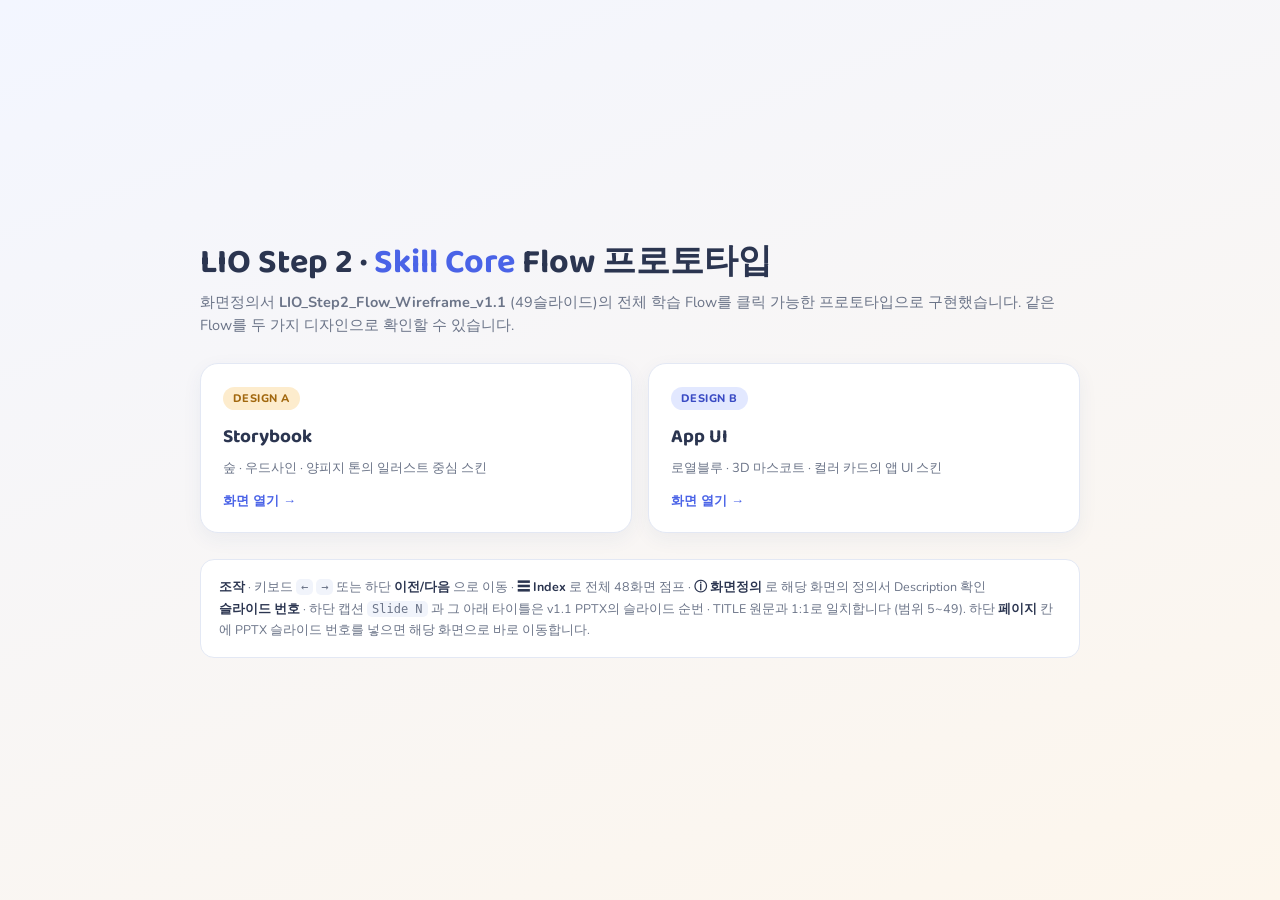
<file: index.html>
<!doctype html>
<html lang="ko">
<head>
<meta charset="utf-8">
<meta name="viewport" content="width=device-width,initial-scale=1">
<title>LIO Step 2 · Skill Core — Flow 프로토타입</title>
<link rel="preconnect" href="https://fonts.googleapis.com">
<link rel="preconnect" href="https://fonts.gstatic.com" crossorigin>
<link href="https://fonts.googleapis.com/css2?family=Baloo+2:wght@600;700;800&family=Nunito:wght@400;600;700;800&display=swap" rel="stylesheet">
<style>
  *{box-sizing:border-box;margin:0;padding:0}
  body{min-height:100vh;display:flex;align-items:center;justify-content:center;padding:40px 20px;
       font-family:Nunito,'Malgun Gothic',sans-serif;color:#2b3550;
       background:linear-gradient(160deg,#f3f6ff 0%,#fdf6ec 100%)}
  .wrap{width:min(880px,100%)}
  h1{font-family:'Baloo 2',Nunito,sans-serif;font-size:clamp(24px,4vw,34px);line-height:1.25;margin-bottom:6px}
  h1 span{color:#4a63e7}
  .sub{color:#6b7488;font-size:14.5px;line-height:1.6;margin-bottom:26px}
  .cards{display:grid;grid-template-columns:repeat(auto-fit,minmax(260px,1fr));gap:16px}
  a.card{display:block;text-decoration:none;color:inherit;background:#fff;border:1px solid #e3e8f4;
         border-radius:18px;padding:22px;transition:.15s;box-shadow:0 6px 20px rgba(40,60,120,.06)}
  a.card:hover{transform:translateY(-3px);border-color:#4a63e7;box-shadow:0 12px 28px rgba(40,60,120,.13)}
  .tag{display:inline-block;font-size:11px;font-weight:800;letter-spacing:.04em;padding:4px 10px;border-radius:20px;margin-bottom:12px}
  .a .tag{background:#fdeccd;color:#a2680f}
  .b .tag{background:#e2e8ff;color:#3a4bc4}
  a.card h2{font-family:'Baloo 2',Nunito,sans-serif;font-size:19px;margin-bottom:6px}
  a.card p{font-size:13px;color:#6b7488;line-height:1.55}
  .go{margin-top:14px;font-size:13px;font-weight:800;color:#4a63e7}
  .note{margin-top:26px;padding:16px 18px;background:#fff;border:1px solid #e3e8f4;border-radius:14px;
        font-size:12.5px;color:#6b7488;line-height:1.7}
  .note b{color:#2b3550}
  code{background:#f1f4fb;border-radius:5px;padding:1px 5px;font-size:12px}
  @media (prefers-color-scheme:dark){
    body{background:linear-gradient(160deg,#161b2b 0%,#20222e 100%);color:#e8ecf6}
    a.card,.note{background:#1e2434;border-color:#2e3548;box-shadow:none}
    a.card p,.sub,.note{color:#9aa3ba}
    .note b{color:#e8ecf6}
    code{background:#2a3145}
  }
</style>
</head>
<body>
<div class="wrap">
  <h1>LIO Step 2 · <span>Skill Core</span> Flow 프로토타입</h1>
  <p class="sub">
    화면정의서 <b>LIO_Step2_Flow_Wireframe_v1.1</b> (49슬라이드)의 전체 학습 Flow를
    클릭 가능한 프로토타입으로 구현했습니다. 같은 Flow를 두 가지 디자인으로 확인할 수 있습니다.
  </p>

  <div class="cards">
    <a class="card a" href="designA/index.html">
      <span class="tag">DESIGN A</span>
      <h2>Storybook</h2>
      <p>숲 · 우드사인 · 양피지 톤의 일러스트 중심 스킨</p>
      <div class="go">화면 열기 →</div>
    </a>
    <a class="card b" href="designB/index.html">
      <span class="tag">DESIGN B</span>
      <h2>App UI</h2>
      <p>로열블루 · 3D 마스코트 · 컬러 카드의 앱 UI 스킨</p>
      <div class="go">화면 열기 →</div>
    </a>
  </div>

  <div class="note">
    <b>조작</b> · 키보드 <code>←</code> <code>→</code> 또는 하단 <b>이전/다음</b> 으로 이동 ·
    <b>☰ Index</b> 로 전체 48화면 점프 · <b>ⓘ 화면정의</b> 로 해당 화면의 정의서 Description 확인<br>
    <b>슬라이드 번호</b> · 하단 캡션 <code>Slide N</code> 과 그 아래 타이틀은 v1.1 PPTX의
    슬라이드 순번 · TITLE 원문과 1:1로 일치합니다 (범위 5~49).
    하단 <b>페이지</b> 칸에 PPTX 슬라이드 번호를 넣으면 해당 화면으로 바로 이동합니다.
  </div>
</div>
</body>
</html>
</file>
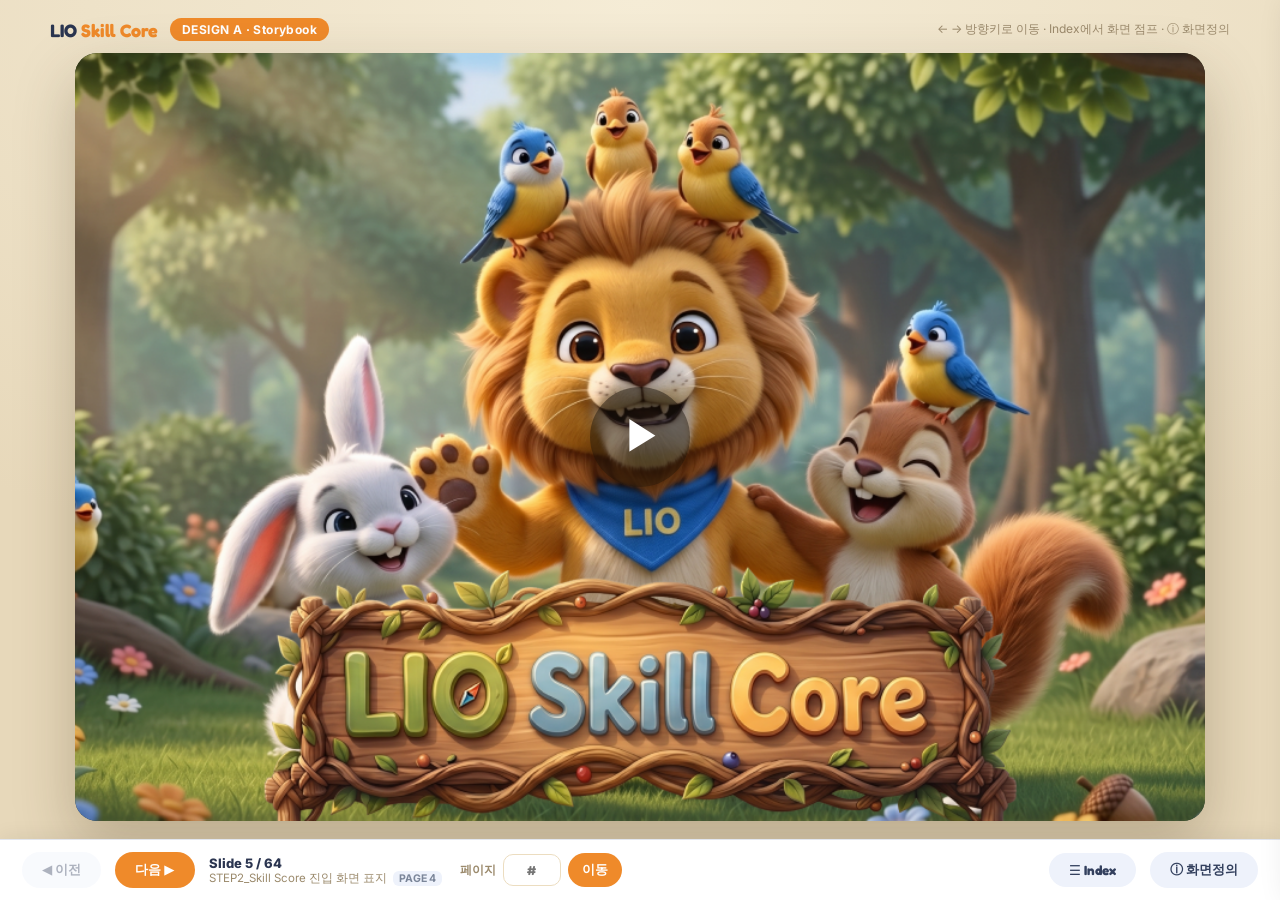
<file: designA/index.html>
<!doctype html>
<html lang="ko">
<head>
<meta charset="utf-8">
<meta name="viewport" content="width=device-width, initial-scale=1">
<meta http-equiv="Cache-Control" content="no-cache, no-store, must-revalidate">
<meta http-equiv="Pragma" content="no-cache">
<title>LIO Skill Core — Flow Prototype · Design A (Storybook)</title>
<link rel="preconnect" href="https://fonts.googleapis.com">
<link rel="preconnect" href="https://fonts.gstatic.com" crossorigin>
<link href="https://fonts.googleapis.com/css2?family=Baloo+2:wght@500;600;700;800&family=Fredoka:wght@500;600;700&family=Inter:wght@400;500;600;700;800&family=Nunito:wght@400;600;700;800;900&display=swap" rel="stylesheet">
<link rel="stylesheet" href="../prototype/base.css?v=20260807j">
<link rel="stylesheet" href="theme-a.css?v=20260803e">
</head>
<body>

  <div class="topbar">
    <span class="brandtag">LIO <b>Skill Core</b></span>
    <span class="designtag">DESIGN A · Storybook</span>
    <span class="spacer"></span>
    <span class="hint">← → 방향키로 이동 · Index에서 화면 점프 · ⓘ 화면정의</span>
  </div>

  <div id="stage"></div>

  <div class="controls">
    <button class="navbtn ghost" id="btn-prev">◀ 이전</button>
    <button class="navbtn" id="btn-next">다음 ▶</button>
    <div class="cinfo">
      <span class="cs" id="nav-slide">Slide</span>
      <span class="ct" id="nav-title">—</span>
    </div>
    <div class="pagejump">
      <span class="pj-label">페이지</span>
      <input type="number" id="pj-input" min="3" inputmode="numeric" placeholder="#">
      <button class="navbtn" id="pj-go">이동</button>
    </div>
    <span class="spacer"></span>
    <button class="navbtn ghost" id="btn-jump">☰ Index</button>
    <button class="navbtn ghost" id="btn-spec">ⓘ 화면정의</button>
  </div>

  <div class="overlay hidden" id="jump-overlay">
    <div class="jump-box">
      <div class="jump-head"><h3>화면 Index — 전체 Flow (PPTX v1.2 · Slide 5~64 · 기획서 PAGE 4~67)</h3><button class="x" id="jump-close">✕</button></div>
      <div id="jump-list"></div>
    </div>
  </div>

  <aside class="spec-panel hidden" id="spec-panel">
    <button class="close-s" onclick="document.getElementById('spec-panel').classList.add('hidden')">✕</button>
    <h3 id="spec-slide">화면 정의</h3>
    <div class="ssub">화면정의서 Description</div>
    <ul id="spec-list"></ul>
  </aside>

  <script>
    window.LIO_THEME = 'A';
    window.LIO_SPLASH_VIDEO = '../IMAGE/intro_a.mp4';   // A_Intro_cut1 애니메이션
    window.LIO_SPLASH_POSTER = '../IMAGE/heroA.png';    // 재생 전 첫 프레임
  </script>
  <script src="../prototype/flow-data.js?v=20260812c"></script>
  <script src="../prototype/kr-map.js?v=20260808a"></script>
  <script src="../prototype/engine.js?v=20260813m"></script>
</body>
</html>
</file>
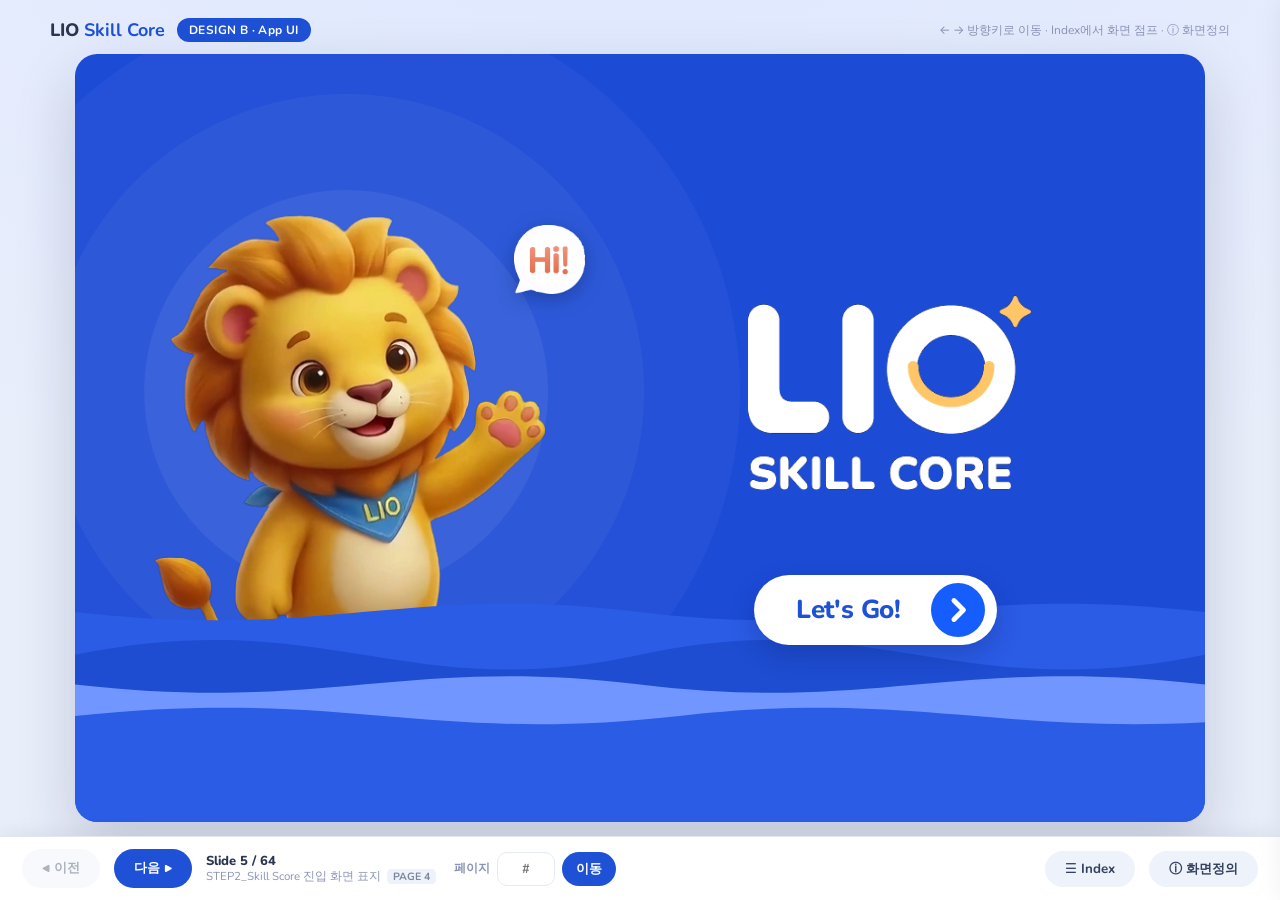
<file: designB/index.html>
<!doctype html>
<html lang="ko">
<head>
<meta charset="utf-8">
<meta name="viewport" content="width=device-width, initial-scale=1">
<meta http-equiv="Cache-Control" content="no-cache, no-store, must-revalidate">
<meta http-equiv="Pragma" content="no-cache">
<title>LIO Skill Core — Flow Prototype · Design B (App UI)</title>
<link rel="preconnect" href="https://fonts.googleapis.com">
<link rel="preconnect" href="https://fonts.gstatic.com" crossorigin>
<link href="https://fonts.googleapis.com/css2?family=Baloo+2:wght@500;600;700;800&family=Inter:wght@400;500;600;700;800&family=Nunito:wght@400;500;600;700;800;900&display=swap" rel="stylesheet">
<link rel="stylesheet" href="../prototype/base.css?v=20260807j">
<link rel="stylesheet" href="theme-b.css?v=20261016b">
</head>
<body>

  <!-- 상단 유틸바 -->
  <div class="topbar">
    <span class="brandtag">LIO <b>Skill Core</b></span>
    <span class="designtag">DESIGN B · App UI</span>
    <span class="spacer"></span>
    <span class="hint">← → 방향키로 이동 · Index에서 화면 점프 · ⓘ 화면정의</span>
  </div>

  <!-- 캔버스 -->
  <div id="stage"></div>

  <!-- 하단 컨트롤 -->
  <div class="controls">
    <button class="navbtn ghost" id="btn-prev">◀ 이전</button>
    <button class="navbtn" id="btn-next">다음 ▶</button>
    <div class="cinfo">
      <span class="cs" id="nav-slide">Slide</span>
      <span class="ct" id="nav-title">—</span>
    </div>
    <div class="pagejump">
      <span class="pj-label">페이지</span>
      <input type="number" id="pj-input" min="3" inputmode="numeric" placeholder="#">
      <button class="navbtn" id="pj-go">이동</button>
    </div>
    <span class="spacer"></span>
    <button class="navbtn ghost" id="btn-jump">☰ Index</button>
    <button class="navbtn ghost" id="btn-spec">ⓘ 화면정의</button>
  </div>

  <!-- Index (jump) -->
  <div class="overlay hidden" id="jump-overlay">
    <div class="jump-box">
      <div class="jump-head"><h3>화면 Index — 전체 Flow (PPTX v1.2 · Slide 5~64 · 기획서 PAGE 4~67)</h3><button class="x" id="jump-close">✕</button></div>
      <div id="jump-list"></div>
    </div>
  </div>

  <!-- 화면정의 패널 -->
  <aside class="spec-panel hidden" id="spec-panel">
    <button class="close-s" id="btn-spec-close" onclick="document.getElementById('spec-panel').classList.add('hidden')">✕</button>
    <h3 id="spec-slide">화면 정의</h3>
    <div class="ssub">화면정의서 Description</div>
    <ul id="spec-list"></ul>
  </aside>

  <script>window.LIO_THEME = 'B';</script>
  <script src="../prototype/flow-data.js?v=20260812c"></script>
  <script src="../prototype/kr-map.js?v=20260808a"></script>
  <!-- slide 7 스킬 2장 추가 (B 전용 · engine.js 앞에 둔다) -->
  <script src="skill-extra.js?v=20261016c"></script>
  <script src="../prototype/engine.js?v=20261016a"></script>
  <!-- slide 5 LIO 등장 발소리 (B 전용 · 에셋 없이 Web Audio 합성) -->
  <script src="lio-footsteps.js?v=20260806a"></script>
  <!-- slide 16 정/오답 LIO 반응 (B 전용) -->
  <script src="quiz-reaction.js?v=20260808a"></script>
</body>
</html>
</file>
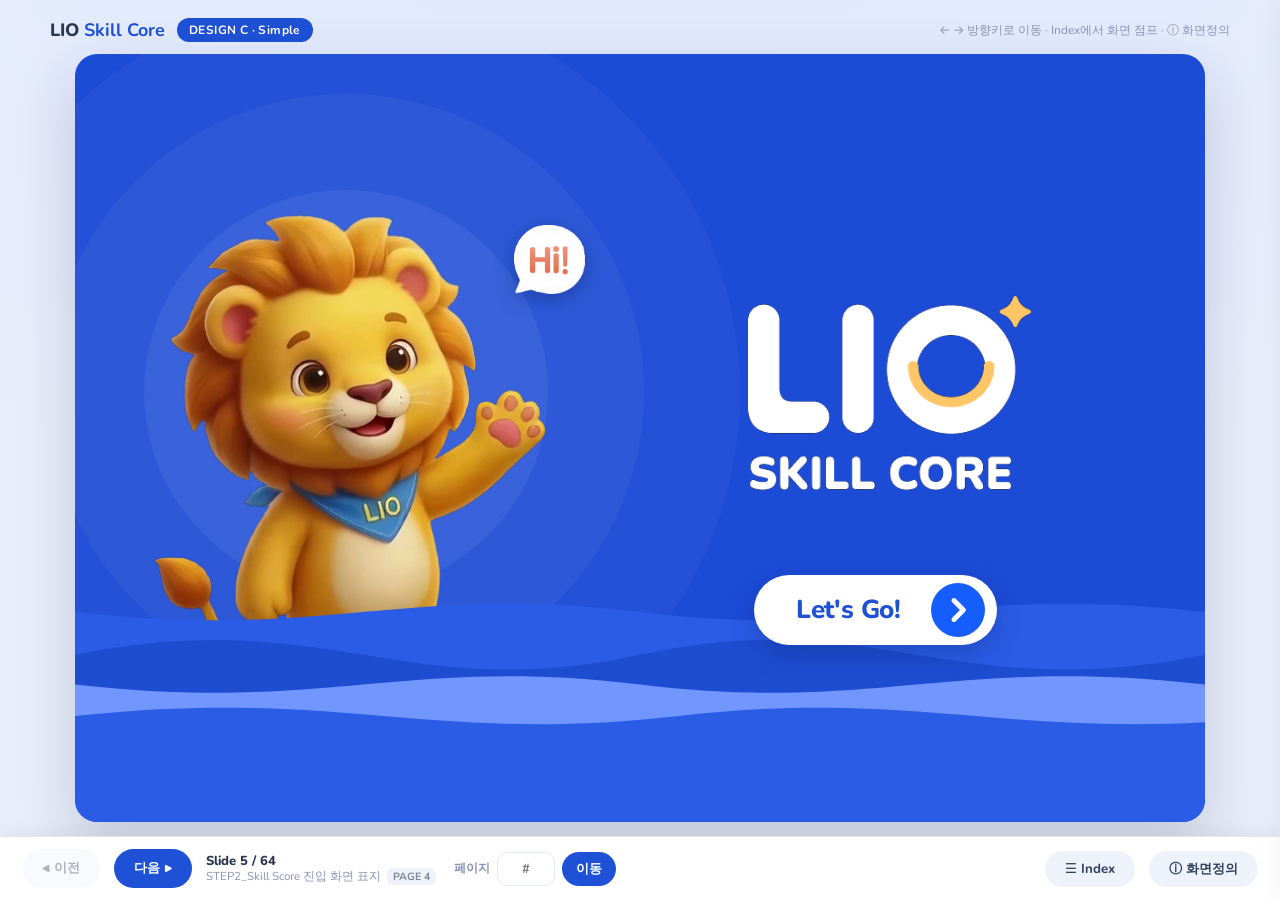
<file: designC/index.html>
<!doctype html>
<html lang="ko">
<head>
<meta charset="utf-8">
<meta name="viewport" content="width=device-width, initial-scale=1">
<meta http-equiv="Cache-Control" content="no-cache, no-store, must-revalidate">
<meta http-equiv="Pragma" content="no-cache">
<title>LIO Skill Core — Flow Prototype · Design C (Simple)</title>
<link rel="preconnect" href="https://fonts.googleapis.com">
<link rel="preconnect" href="https://fonts.gstatic.com" crossorigin>
<link href="https://fonts.googleapis.com/css2?family=Baloo+2:wght@500;600;700;800&family=Inter:wght@400;500;600;700;800&family=Nunito:wght@400;500;600;700;800;900&display=swap" rel="stylesheet">
<link rel="stylesheet" href="../prototype/base.css?v=20260807j">
<link rel="stylesheet" href="theme-c.css?v=20260821a">
</head>
<body>

  <!-- 상단 유틸바 -->
  <div class="topbar">
    <span class="brandtag">LIO <b>Skill Core</b></span>
    <span class="designtag">DESIGN C · Simple</span>
    <span class="spacer"></span>
    <span class="hint">← → 방향키로 이동 · Index에서 화면 점프 · ⓘ 화면정의</span>
  </div>

  <!-- 캔버스 -->
  <div id="stage"></div>

  <!-- 하단 컨트롤 -->
  <div class="controls">
    <button class="navbtn ghost" id="btn-prev">◀ 이전</button>
    <button class="navbtn" id="btn-next">다음 ▶</button>
    <div class="cinfo">
      <span class="cs" id="nav-slide">Slide</span>
      <span class="ct" id="nav-title">—</span>
    </div>
    <div class="pagejump">
      <span class="pj-label">페이지</span>
      <input type="number" id="pj-input" min="3" inputmode="numeric" placeholder="#">
      <button class="navbtn" id="pj-go">이동</button>
    </div>
    <span class="spacer"></span>
    <button class="navbtn ghost" id="btn-jump">☰ Index</button>
    <button class="navbtn ghost" id="btn-spec">ⓘ 화면정의</button>
  </div>

  <!-- Index (jump) -->
  <div class="overlay hidden" id="jump-overlay">
    <div class="jump-box">
      <div class="jump-head"><h3>화면 Index — 전체 Flow (PPTX v1.2 · Slide 5~64 · 기획서 PAGE 4~67)</h3><button class="x" id="jump-close">✕</button></div>
      <div id="jump-list"></div>
    </div>
  </div>

  <!-- 화면정의 패널 -->
  <aside class="spec-panel hidden" id="spec-panel">
    <button class="close-s" id="btn-spec-close" onclick="document.getElementById('spec-panel').classList.add('hidden')">✕</button>
    <h3 id="spec-slide">화면 정의</h3>
    <div class="ssub">화면정의서 Description</div>
    <ul id="spec-list"></ul>
  </aside>

  <!-- C 는 B 의 심플 버전이다. 동작(엔진 분기 · bOnly 화면 필터)은 B 와 같아야 하므로
       LIO_THEME 은 'B' 로 두고, 겉모습만 theme-c.css 로 갈라낸다.
       이렇게 하면 공용 prototype/* 을 건드리지 않아 A · B 에 영향이 없다.
       화면별 구분이 필요하면 body 의 data-variant="C" 를 CSS 에서 쓴다. -->
  <script>window.LIO_THEME = 'B'; document.documentElement.dataset.variant = 'C';</script>
  <script src="../prototype/flow-data.js?v=20260812c"></script>
  <!-- C 의 축소된 FLOW — engine.js 가 목록을 읽기 전에 화면을 걷어낸다 (순서 중요) -->
  <script src="c-flow.js?v=20260813a"></script>
  <!-- 토픽 20종을 6개씩 4장으로 — 화면 추가는 engine.js 가 목록을 읽기 전이어야 한다 -->
  <script src="c-topic-pages.js?v=20260821a"></script>
  <script src="../prototype/kr-map.js?v=20260808a"></script>
  <script src="../prototype/engine.js?v=20260813m"></script>
  <!-- slide 5 LIO 등장 발소리 -->
  <script src="lio-footsteps.js?v=20260806a"></script>
  <!-- 정/오답 LIO 반응 -->
  <script src="quiz-reaction.js?v=20260811b"></script>
  <!-- 하단 LIO 안내 말풍선 (Figma C_SLIDE16) — slide 15 · 16 -->
  <script src="c-lio-guide.js?v=20260813b"></script>
  <!-- 상단 헤더 오른쪽 끝 배경음악 On/Off 버튼 -->
  <script src="c-bgm-toggle.js?v=20260820b"></script>
</body>
</html>
</file>
<file: prototype/base.css>
/* =====================================================================
   LIO Step 2 · Skill Core — Flow Prototype  |  base.css (구조/레이아웃 공통)
   색상·장식은 theme-a.css / theme-b.css 가 CSS 변수로 덮어씁니다.
   ===================================================================== */
:root{
  --canvas-w: 1180px;
  --primary:#1E51D6; --primary-ink:#fff; --accent:#FFC107;
  --bg:#eef1f6; --panel:#ffffff; --ink:#1f2a44; --muted:#8a93a6;
  --line:#e6e9f0; --hd-bg:#152449; --hd-ink:#fff;
  --bubble-lio:#f4f6fb; --bubble-user:#dfe7ff;
  --radius:18px; --radius-lg:26px;
  --font-head:'Baloo 2','Inter',system-ui,sans-serif;
  --font-body:'Inter',system-ui,sans-serif;
  --green:#38C46A; --red:#FF5A5F; --yellow:#FFE08A; --blue:#3E7BFA;
}
*{box-sizing:border-box;margin:0;padding:0}
html,body{height:100%}

/* ---------- 스크롤바 공통: 위/아래 화살표 버튼 제거, thumb만 ----------
   주의: 표준 scrollbar-width/scrollbar-color 를 쓰면 Chromium이 표준 모드로 바뀌어
   ::-webkit-scrollbar-button{display:none}(화살표 제거)를 무시함. 그래서 webkit 전용으로 처리. */
::-webkit-scrollbar{width:9px;height:9px}
::-webkit-scrollbar-button,
::-webkit-scrollbar-button:single-button,
::-webkit-scrollbar-button:vertical:decrement,
::-webkit-scrollbar-button:vertical:increment,
::-webkit-scrollbar-button:horizontal:decrement,
::-webkit-scrollbar-button:horizontal:increment{display:none !important;width:0 !important;height:0 !important;background:transparent !important}
::-webkit-scrollbar-track{background:transparent;margin:40px 0}   /* 위·아래 40px 여백 → 끝에서 스크롤바 잘림 방지 */
::-webkit-scrollbar-corner{background:transparent}
::-webkit-scrollbar-thumb{background:#c4ccdd;border-radius:8px;border:2px solid transparent;background-clip:padding-box}
::-webkit-scrollbar-thumb:hover{background:#aab4cc;background-clip:padding-box}
body{
  font-family:var(--font-body); color:var(--ink);
  background:var(--bg);
  display:flex; flex-direction:column; align-items:center;
  min-height:100vh; padding:18px 12px 96px;
}

/* ---------- 상단 유틸바 ---------- */
.topbar{
  width:var(--canvas-w); max-width:96vw; display:flex; align-items:center; gap:12px;
  margin-bottom:12px; color:#3a4560;
}
.topbar .brandtag{font-family:var(--font-head);font-weight:800;font-size:18px;color:#2a3550}
.topbar .brandtag b{color:var(--primary)}
.topbar .designtag{
  font-size:12px;font-weight:700;letter-spacing:.4px;padding:4px 12px;border-radius:20px;
  background:var(--primary);color:#fff;
}
.topbar .spacer{flex:1}
.topbar .hint{font-size:12px;color:var(--muted)}

/* ---------- Stage (캔버스) ----------
   폭·높이 양쪽에 맞춰 항상 화면 안에 꽉 차게(잘림 없이) + 컨테이너 지정 → 내부 폰트는 cqw로 유동 스케일 */
#stage{
  width:min(var(--canvas-w), 96vw, calc((100vh - 132px) * 1577 / 1072));
  container-type:inline-size; container-name:dev;
}
.device{
  width:100%; aspect-ratio:1577/1072; background:var(--panel);
  border-radius:22px; overflow:hidden; position:relative;
  box-shadow:0 24px 60px rgba(20,30,60,.18); display:flex; flex-direction:column;
  /* 유동 타이포 토큰 (컨테이너=디바이스 폭 기준, 저학년 가독성 하한 clamp) */
  --fz-passage: clamp(17px, 1.86cqw, 25px);
  --fz-bubble:  clamp(16px, 1.68cqw, 22px);
  --fz-q:       clamp(16px, 1.75cqw, 23px);
  --fz-choice:  clamp(15px, 1.6cqw, 20px);
  --fz-opt:     clamp(15px, 1.6cqw, 20px);
  --h-field:    clamp(46px, 4.4cqw, 58px);   /* 입력창·대화창 버튼 공용 높이 (유동) */
}
.screen{flex:1; overflow:hidden; position:relative; display:flex}
/* 풀블리드·한판 화면: 디바이스 밖 스크롤 금지 / reading만 패널 내부 스크롤 */
.layout-reading .screen{display:block; overflow:hidden}
.layout-center .screen,.layout-skill .screen,.layout-game .screen,
.layout-wordpeek .screen,.layout-quickexit .screen,.layout-splash .screen,
.layout-topic .screen,.layout-memory .screen,.layout-detective .screen,
.layout-explore .screen,.layout-findflip .screen{display:block; overflow:hidden}

/* ---------- 헤더 ---------- */
.hd{
  height:clamp(48px, 5.2cqw, 60px); flex:0 0 auto; display:flex; align-items:center; gap:clamp(8px,1.2cqw,14px);
  padding:0 clamp(14px,1.8cqw,22px); background:var(--hd-bg); color:var(--hd-ink); position:relative; z-index:5;
}
.hd-brand{display:flex;align-items:center}
.hd-logo-img{display:none}
.hd-logo-text{font-family:var(--font-head);font-weight:800;font-size:24px;color:#fff;position:relative}
.hd-logo-text .sp{color:var(--accent);font-size:12px;position:relative;top:-8px}
.hd-pill{font-size:12.5px;font-weight:700;color:#dbe4ff}
.hd-divider{width:1px;height:15px;background:rgba(255,255,255,.35);display:inline-block;flex:0 0 1px}
.hd-skill{font-size:12.5px;color:#9fb0dd}
.hd-title{margin-left:auto;font-family:var(--font-head);font-weight:800;font-size:19px;color:var(--accent)}

/* ---------- Reading layout ---------- */
.reading{display:grid;grid-template-columns:1fr 1fr;height:100%;position:relative;font-family:'Inter',sans-serif}
.reading.nopassage{grid-template-columns:1fr}
.passage{border-right:1px solid var(--line);overflow:hidden;background:var(--panel);font-family:'Inter',sans-serif}
.passage-scroll{height:100%;overflow:auto;padding:clamp(12px,2cqw,26px) clamp(14px,2.2cqw,30px)}
.ppara{font-family:'Inter',sans-serif;font-size:var(--fz-passage);line-height:1.9;margin-bottom:18px;color:#2b3550}   /* 5~7세 저학년 가독성 · 유동 */
.sent{border-radius:5px;padding:1px 2px;transition:background .15s}
.sent.tappable{cursor:pointer}
.sent.tappable:hover{background:#eef3ff}
.sent.cursor{background:#e3ecff}
.sent.tapped{background:#cfe0ff}
.sent.hl-green{background:#c9f2d8}
.sent.hl-red{background:#ffd4d6}
.sent.hl-yellow{background:rgba(255,225,77,.35)}
.sent.hl-blue{background:#d4e2ff}
.kw{color:var(--primary);font-weight:700;border-bottom:2px solid #b9c9f5;padding-bottom:1px}
.listen-btn{font-size:11px;border:1px solid #cfe0ff;background:#eff5ff;color:#3768d6;border-radius:14px;padding:2px 9px;cursor:pointer;white-space:nowrap;font-weight:600}

.activity{overflow:hidden;background:#fbfcfe;font-family:'Inter',sans-serif}
/* 스크롤바: 위/아래 화살표 버튼 없이 thumb만 */
.activity-scroll::-webkit-scrollbar,.passage-scroll::-webkit-scrollbar{width:8px;height:8px}
.activity-scroll::-webkit-scrollbar-button,.passage-scroll::-webkit-scrollbar-button{display:none;width:0;height:0}
.activity-scroll::-webkit-scrollbar-track,.passage-scroll::-webkit-scrollbar-track{background:transparent;margin:40px 0}
.activity-scroll::-webkit-scrollbar-thumb,.passage-scroll::-webkit-scrollbar-thumb{background:#c4ccdd;border-radius:8px;border:2px solid transparent;background-clip:padding-box}
.activity-scroll:hover::-webkit-scrollbar-thumb,.passage-scroll:hover::-webkit-scrollbar-thumb{background:#aab4cc;background-clip:padding-box}
/* overflow-x:hidden — 마이크 recording 파장(.btn.mic.recording::before/::after)이 버튼 밖으로
   커지면서 패널 폭을 넘겨 가로 스크롤바가 생겼다. 세로 스크롤은 그대로 둔다. */
.activity-scroll{height:100%;overflow:auto;overflow-x:hidden;padding:clamp(12px,1.8cqw,22px) clamp(12px,1.8cqw,24px);display:flex;flex-direction:column;gap:clamp(8px,1cqw,12px)}
.reading.nopassage .activity{grid-column:1}
.reading.nopassage .activity-scroll{max-width:820px;margin:0 auto;width:100%}

/* ---------- chat bubbles ---------- */
.msg{display:flex;gap:10px;align-items:flex-start;max-width:96%}
.msg .avatar{width:48px;height:48px;border-radius:50%;flex:0 0 48px;object-fit:cover;object-position:center top;background:#fff;box-shadow:0 2px 6px rgba(0,0,0,.08);transform:translateZ(0)}
.msg .avatar.grad{display:flex;align-items:center;justify-content:center;background:linear-gradient(135deg,#7aa0ff,#3b64e0);font-size:18px}
/* 학생 아바타 : LIO와 동일한 48px 원형 이미지. 이미지 없을 때는 따뜻한 원형만 표시 */
.msg .avatar.user-av{background:linear-gradient(135deg,#f0c078,#d68e34);object-fit:cover}
.msg .bubble{background:var(--bubble-lio);border-radius:16px;padding:13px 17px;font-family:'Inter',sans-serif;font-size:var(--fz-bubble);line-height:1.5;color:#2b3550;box-shadow:0 1px 2px rgba(20,30,60,.05)}
.msg.lio.retry .bubble{background:#fff3f3;border:1px solid #ffd9d9}
.msg.user{margin-left:auto;flex-direction:row;justify-content:flex-end}
.msg.user .bubble{background:var(--bubble-user);color:#22315e}
.msg.user.usys{margin-left:0}
.msg.user.usys .bubble{background:#e9fbef;color:#2a7d4c}
.kr{display:inline-block;font-size:11px;font-weight:600;color:#3aa0a0;border:1px solid #b7e2e2;background:#e9fafa;border-radius:5px;padding:2px 9px;margin-left:5px;vertical-align:middle;cursor:pointer;font-family:inherit;line-height:1.4;user-select:none}
.kr:hover{filter:brightness(.96)}
.kr.on{background:#0f6d61;color:#fff;border-color:#0f6d61}
.tx-kr{color:inherit}
.tts{font-size:12px;opacity:.75;margin-left:2px}
.tts-ic{width:14px;height:14px;vertical-align:-2px;margin-left:2px;flex:0 0 14px;cursor:pointer}
.ls-ic{width:12px;height:12px;vertical-align:-1px;margin-right:4px}
.listen-btn{cursor:pointer}
.listen-btn.playing{filter:brightness(.95);box-shadow:0 0 0 2px rgba(15,109,97,.35)}
.ls-stop{width:9px;height:9px;background:currentColor;border-radius:2px;display:inline-block;margin-right:5px}
.kw{cursor:pointer}
/* Word Check: 지문에서 포커스된 단어 강조 */
.kw-focus{background:#bcd2f5;color:#1e3a8a;border-radius:6px;padding:2px 7px;box-shadow:0 0 0 2px #8fb0ea, 0 3px 8px rgba(40,70,150,.28);border-bottom:none;font-weight:800;animation:kwPulse 1.6s ease-in-out infinite}
@keyframes kwPulse{0%,100%{box-shadow:0 0 0 2px #8fb0ea,0 3px 8px rgba(40,70,150,.22)}50%{box-shadow:0 0 0 4px #bcd2f5,0 3px 12px rgba(40,70,150,.38)}}
.emoji-opt.picked{outline:2px solid var(--primary);outline-offset:1px}
/* 포커스 단어가 우측 chip으로 날아가는 클론 */
.kw-fly{position:fixed;z-index:9999;pointer-events:none;background:#bcd2f5;color:#1e3a8a;border-radius:6px;padding:2px 7px;font-weight:800;box-shadow:0 6px 16px rgba(40,70,150,.4);transition:transform .8s cubic-bezier(.34,1.4,.5,1);display:flex;align-items:center;justify-content:center}
.wordchip.chip-pop{animation:chipPop .4s cubic-bezier(.34,1.56,.64,1)}
@keyframes chipPop{0%{transform:scale(.4);opacity:0}70%{transform:scale(1.12)}100%{transform:scale(1);opacity:1}}
/* 정답 파티클 */
.particle-layer{position:fixed;inset:0;pointer-events:none;z-index:10000}
.particle{position:fixed;width:10px;height:10px;border-radius:2px;transform:translate(-50%,-50%);animation:particleFly .95s ease-out forwards}
@keyframes particleFly{0%{opacity:1}100%{transform:translate(calc(-50% + var(--dx)),calc(-50% + var(--dy))) rotate(240deg);opacity:0}}

/* ---------- 어휘 카드 팝업 (핵심단어 탭) ---------- */
.word-popup{position:absolute;left:24px;bottom:22px;max-width:400px;background:#141E38;color:#fff;border-radius:14px;padding:14px 42px 14px 16px;box-shadow:0 12px 30px rgba(0,0,0,.4);opacity:0;transform:translateY(12px);transition:opacity .25s,transform .25s;z-index:40;font-family:'Inter','Nunito',system-ui,sans-serif}
.word-popup.show{opacity:1;transform:none}
.word-popup .wp-close{position:absolute;top:6px;right:10px;border:none;background:none;color:#9fb0dd;font-size:22px;line-height:1;cursor:pointer}
.word-popup .wp-word{font-weight:800;font-size:18px;display:flex;align-items:center;gap:8px;color:#fff}
.word-popup .wp-word .tts-ic{filter:invert(1) brightness(2);cursor:pointer}
.word-popup .wp-def{font-size:14px;margin-top:5px;color:#dbe4ff}
.word-popup .wp-ex{font-size:13px;margin-top:5px;color:#a9b6d6;font-style:italic}
.word-popup .wp-kr{margin-top:9px;background:#d5f0e9;color:#0f6d61;border:none;border-radius:6px;padding:3px 6px;font-size:12px;font-weight:600;cursor:pointer;font-family:'Inter','Nunito',sans-serif}
.word-popup .wp-kr.on{background:#0f6d61;color:#fff}
.ko-gloss{display:block;font-size:11px;color:#9aa3b5;margin-top:3px}

.sysline{display:flex;justify-content:center;margin:4px 0}
.sysline span{background:#e9fbef;color:#2a7d4c;font-weight:700;font-size:13px;border-radius:20px;padding:8px 18px}

/* ---------- question / choices ---------- */
.qbox{border:2px solid #c9d6f7;border-radius:14px;padding:12px 15px;background:#fff}
.qlabel{font-size:10px;font-weight:800;letter-spacing:1px;color:var(--primary);margin-bottom:3px}
.qtext{font-family:'Inter',sans-serif;font-size:var(--fz-q);font-weight:700;color:#26314f}
.choices{display:flex;flex-direction:column;gap:9px}
.choice{display:flex;align-items:center;gap:11px;text-align:left;border:1.5px solid var(--line);background:#fff;border-radius:13px;padding:12px 15px;font-family:'Inter',sans-serif;font-size:var(--fz-choice);color:#2b3550;cursor:pointer;transition:.15s;width:100%}
.choice:hover{border-color:#c2d0f5}
.choice .ckey{width:24px;height:24px;flex:0 0 24px;border-radius:50%;border:none;background:#F0F2F5;display:flex;align-items:center;justify-content:center;font-weight:700;font-size:12px;color:#6b7690}
.choice .cbullet{width:24px;height:24px;flex:0 0 24px;border-radius:50%;background:#eef2fb;display:flex;align-items:center;justify-content:center;font-weight:700;font-size:12px;color:#5566aa}
.choice .ctext{flex:1}
.choice.correct{background:#e6f9ee;border-color:#8fe0ac}
.choice.correct .ckey,.choice.correct .cbullet{background:#38C46A;color:#fff;border-color:#38C46A}
.choice.wrong{background:#ffe9ea;border-color:#ffb3b6}
.choice.wrong .ckey,.choice.wrong .cbullet{background:#ff5a5f;color:#fff;border-color:#ff5a5f}
.choice.sel{border-color:var(--primary);box-shadow:0 0 0 2px rgba(30,81,214,.15)}
.choices.multi .choice,.choices.reason .choice{border-radius:12px}

/* ---------- menu / emoji ---------- */
.menu{display:flex;flex-direction:column;gap:9px}
.menu-item{display:flex;align-items:center;gap:12px;background:#fff;border:1.5px solid var(--line);border-radius:14px;padding:13px 15px;font-family:'Inter',sans-serif;font-size:var(--fz-choice);cursor:pointer;text-align:left;transition:.15s}
.menu-item:hover{border-color:#c2d0f5;background:#f7faff}
.menu-item.sel{background:#eaf1ff;border-color:var(--primary)}
.mi-ic{font-size:17px;display:flex;align-items:center;justify-content:center;flex:0 0 40px;width:40px;height:40px}
.mi-ic .li{width:20px;height:20px;stroke:currentColor;display:block}
.mi-ic .mi-img{width:40px;height:40px;object-fit:contain;display:block}
.mi-tx{flex:1}
.emoji-grid{display:grid;grid-template-columns:repeat(4,1fr);gap:10px}
/* 보기가 4개보다 적으면 남은 칸 때문에 왼쪽으로 몰린다 → 개수만큼 폭을 나눈다.
   (slide 24 word check 는 기획서대로 2지 선다) */
.emoji-grid[data-n="2"]{grid-template-columns:repeat(2,1fr)}
.emoji-grid[data-n="3"]{grid-template-columns:repeat(3,1fr)}
.emoji-opt{display:flex;flex-direction:column;align-items:center;gap:6px;background:#fff;border:1.5px solid var(--line);border-radius:14px;padding:14px 8px;cursor:pointer;font-size:12.5px;color:#3a4560;transition:.15s}
.emoji-opt:hover{transform:translateY(-2px);box-shadow:0 6px 16px rgba(60,70,110,.14)}
.eo-ic{font-size:26px}
.eo-tx{display:flex;flex-direction:column;align-items:center;gap:4px;font-weight:700;font-size:var(--fz-opt);line-height:1.2}
.eo-tx .tx-en,.eo-tx .tx-kr{line-height:1.2}
.emoji-opt.correct{background:#e6f9ee;border-color:#8fe0ac}
.emoji-opt.wrong{background:#ffe9ea;border-color:#ffb3b6}

/* ---------- buttons ---------- */
.btnrow{display:flex;flex-wrap:wrap;gap:10px;margin-top:2px}
.btnrow.center{justify-content:center;margin-top:14px}
.btnrow.end{justify-content:flex-end}
/* align:'start' 옵트인 — 아래 .reading .activity .btnrow 우측 정렬을 이기려면
   같은 특정도(0,3,0)보다 높아야 한다 */
.btnrow.start,.reading .activity .btnrow.start{justify-content:flex-start}
/* 우측 대화창(activity) 내 버튼은 모두 오른쪽 정렬로 통일 */
.reading .activity .btnrow{justify-content:flex-end}
/* 한 줄 배치(nowrap) : 좁은 패널에 여러 버튼을 한 줄로 */
.btnrow.nowrap{flex-wrap:nowrap;gap:8px}
.btnrow.nowrap .btn{white-space:nowrap}
/* 문장(여러 단어) 버튼은 작게 통일 · 한 단어 버튼은 기본 크기 유지 — 전체 공통 */
.btn.btn-long{font-size:clamp(13px,1.35cqw,16px);padding:clamp(8px,0.9cqw,12px) clamp(14px,1.55cqw,20px)}
.reading .activity .btn.btn-long{min-height:clamp(40px,3.9cqw,48px)}
.reveal-hidden{display:none !important}
.reveal2-hidden{display:none !important}
.fly-hidden{display:none !important}
.btn{border:none;border-radius:24px;padding:clamp(10px,1cqw,14px) clamp(16px,1.9cqw,26px);font-size:var(--fz-choice);font-weight:700;cursor:pointer;font-family:var(--font-head);transition:transform .08s,filter .15s}
/* 우측 대화창 버튼 : input 박스와 동일한 높이(유동) */
.reading .activity .btn{min-height:var(--h-field);display:inline-flex;align-items:center;justify-content:center}
.reading .activity .btn.mic,.reading .activity .btn.btn-send{width:var(--h-field);min-height:var(--h-field);padding:0;flex:0 0 auto}
.btn:hover{filter:brightness(1.05)}.btn:active{transform:translateY(1px)}
.btn:disabled{opacity:.45;cursor:not-allowed}
.btn.primary{background:var(--primary);color:#fff}
.btn.dark{background:#1f7a53;color:#fff}
.btn.purple{background:#1E2A4A;color:#fff}
.btn.green{background:radial-gradient(circle at 30% 25%,#3ecf7a 0%,#1f7a53 52%,#165a3c 100%);color:#fff}   /* Skill Practice 진입 등 스킬 관련 CTA */
/* Figma A_end Button (191:19 / 191:34) */
.btn.figma-green{
  position:relative;overflow:hidden;
  height:80px;min-height:80px;width:280px;min-width:280px;padding:0 28px;
  border-radius:50px;border:4px solid #00763f;
  background:#009d54;color:#fff;
  font-family:'Nunito',sans-serif;font-weight:900;font-size:32px;line-height:24px;
  text-shadow:0 2px 2px rgba(0,0,0,.25);
  box-shadow:none;
  display:inline-flex;align-items:center;justify-content:center;gap:10px;
  z-index:0;
}
.btn.figma-green::before{
  content:'';position:absolute;left:8px;right:8px;top:6px;height:42%;
  background:rgba(255,255,255,.2);border-radius:40px;
  pointer-events:none;z-index:0;
}
.btn.figma-green > span,.btn.figma-green > .btn-chev{position:relative;z-index:1}
.btn.figma-green:hover{filter:brightness(1.06)}
.btn.figma-green:active{transform:translateY(2px);filter:brightness(.98)}
.reading .activity .btn.figma-green{min-height:80px}
.btn.figma-navy{
  position:relative;overflow:hidden;
  height:80px;min-height:80px;width:280px;min-width:280px;padding:0 28px;
  border-radius:50px;border:4px solid #18223c;
  background:#1E2A4A;color:#fff;
  font-family:'Nunito',sans-serif;font-weight:900;font-size:32px;line-height:24px;
  text-shadow:0 2px 2px rgba(0,0,0,.25);
  box-shadow:none;
  display:inline-flex;align-items:center;justify-content:center;gap:10px;
  z-index:0;
}
.btn.figma-navy::before{
  content:'';position:absolute;left:8px;right:8px;top:6px;height:42%;
  background:rgba(255,255,255,.1);border-radius:40px;
  pointer-events:none;z-index:0;
}
.btn.figma-navy > span,.btn.figma-navy > .btn-chev{position:relative;z-index:1}
.btn.figma-navy:hover{filter:brightness(1.08)}
.btn.figma-navy:active{transform:translateY(2px);filter:brightness(.98)}
.reading .activity .btn.figma-navy{min-height:80px}
.btn .btn-chev{width:24px;height:24px;display:block;flex:0 0 24px;object-fit:contain}
.btn.navy{background:radial-gradient(circle at 30% 25%,#3d4e74 0%,#1E2A4A 52%,#121a2e 100%);color:#fff}    /* 상단 헤더 짙은 남색 (More simply 등) */
/* 버튼 우측 화살표(▶) 전체 미표시 */
.btn .btn-tri{display:none}
.btn.orange{background:radial-gradient(circle at 32% 28%,#ffb456 0%,#F08A24 48%,#d96a0e 100%);color:#fff}
.btn.ghost{background:#eef2fb;color:#3a4560}
.btn.mic{background:radial-gradient(circle at 32% 28%,#5a6a8c 0%,#33405e 45%,#1E2A4A 100%);color:#fff;padding:10px 13px;border-radius:50%;position:relative;display:inline-flex;align-items:center;justify-content:center}
.btn.mic .li{width:clamp(20px,2.1cqw,26px);height:clamp(20px,2.1cqw,26px);display:block;stroke:#fff;position:relative;z-index:2}
/* 녹음(발화) 중 : 빨간 버튼 + 뒤로 붉은 음파 리플 확산 */
.btn.mic.recording{background:radial-gradient(circle at 32% 28%,#ff7a74 0%,#e0453f 50%,#b8322d 100%)}
.btn.mic.recording::before,.btn.mic.recording::after{content:'';position:absolute;left:50%;top:50%;width:100%;height:100%;border-radius:50%;background:rgba(224,69,63,.35);transform:translate(-50%,-50%) scale(1);z-index:0;pointer-events:none;animation:micWave 1.6s ease-out infinite}
.btn.mic.recording::after{animation-delay:.8s}
@keyframes micWave{0%{transform:translate(-50%,-50%) scale(1);opacity:.6}100%{transform:translate(-50%,-50%) scale(2.6);opacity:0}}
/* 전송(Ask) 버튼 : 아이콘만 · 주황 그라데이션 */
.btn.btn-send{padding:10px 14px;border-radius:50%;display:inline-flex;align-items:center;justify-content:center;background:radial-gradient(circle at 32% 28%,#ffb456 0%,#F08A24 48%,#d96a0e 100%);color:#fff}
.btn.primary.btn-send{background:radial-gradient(circle at 32% 28%,#ffb456 0%,#F08A24 48%,#d96a0e 100%)}
.btn.btn-send .li{width:clamp(20px,2.1cqw,26px);height:clamp(20px,2.1cqw,26px);display:block;stroke:#fff;stroke-linecap:round;stroke-linejoin:round;stroke-width:2.5}
.btn-tri{width:10px;height:10px;vertical-align:-1px;margin-left:6px;display:inline-block}

/* ---------- strategy card ---------- */
.strategy{background:#F3F7FB;border:none;border-radius:16px;padding:16px 14px 12px;display:flex;flex-direction:column;gap:4px}
.strat-title{font-size:clamp(13px,1.2cqw,16px);font-weight:800;letter-spacing:.5px;color:#1E2A4A;display:flex;align-items:center;gap:6px;margin-bottom:0}
.strat-item{
  display:flex;gap:10px;align-items:center;width:100%;text-align:left;
  font-size:var(--fz-choice);color:#3A4560;font-family:inherit;cursor:pointer;
  background:#fff;border:none;border-radius:12px;padding:4px 10px;
  box-shadow:0 4px 14px rgba(30,40,70,.10);
  transition:box-shadow .15s,transform .12s,background .15s;
}
.strat-item:hover{box-shadow:0 6px 18px rgba(30,40,70,.14);background:#fff}
.strat-item.on,.strat-item.sel{box-shadow:0 6px 18px rgba(30,40,70,.18),0 0 0 2px rgba(38,49,79,.16)}
.si-ic{flex:0 0 40px;width:40px;height:40px;display:flex;align-items:center;justify-content:center;pointer-events:none}
.si-ic .li{width:22px;height:22px;display:block;stroke:currentColor}
.si-ic .si-img{width:40px;height:40px;object-fit:contain;display:block;border-radius:10px}
.si-tx{flex:1;line-height:1.35}

/* ---------- misc blocks ---------- */
.reading .activity .btn,.reading .btn{font-family:'Inter',sans-serif}
.et-label{font-family:'Inter',sans-serif;font-weight:800;color:#6a4bd6;font-size:15px;margin:2px 0}
.wordchip{align-self:center;background:#2a2f45;color:#fff;font-weight:700;border-radius:16px;padding:7px 20px;font-size:15px}
.note{background:#f0edff;border:1px solid #d8d0ff;border-radius:14px;padding:12px 14px;font-size:13px;color:#5a4fb0}
/* 활동 카드 (예: 단어 학습 활동) */
.actcard{display:flex;flex-direction:column;align-items:center;text-align:center;gap:8px;width:100%;box-sizing:border-box;background:linear-gradient(180deg,#eaf6ef,#d8f0e1);border:1px solid #b6e2c6;border-radius:14px;padding:18px 16px}
.actcard .ac-ic{width:56px;height:56px;display:flex;align-items:center;justify-content:center}
.actcard .ac-ic img{width:56px;height:56px;object-fit:contain}
.actcard .ac-ic .li{width:30px;height:30px;stroke:#2f9e6b}
.actcard .ac-body{display:flex;flex-direction:column;align-items:center;gap:4px}
.actcard .ac-title{font-family:'Inter',sans-serif;font-weight:800;font-size:15px;color:#1e5a3a}
.actcard .ac-sub{font-size:12.5px;color:#4a7a5e}
.note .muted{color:#9a93c8;font-size:11.5px}
.chatinput{display:flex;gap:8px;align-items:center}
.chatinput input{flex:1;min-width:0;min-height:var(--h-field);border:2.5px solid #cdd6ea;border-radius:22px;padding:6px 18px;font-family:'Inter',sans-serif;font-size:var(--fz-bubble);outline:none}
.chatinput input:focus{border-color:var(--primary)}

/* ---------- freechat floating lio ---------- */
.reading.freechat{position:relative;overflow:hidden}
.floating-lio{position:absolute;left:0;top:0;width:88px;height:88px;object-fit:contain;cursor:default;pointer-events:none;z-index:5;background:transparent;border-radius:0;box-shadow:none;will-change:left,top,transform}
.floating-lio.fc-active{pointer-events:auto;cursor:pointer;filter:drop-shadow(0 4px 10px rgba(30,81,214,.35))}
.floating-lio.fc-gone,.chatinput.fc-gone{display:none!important}
.fc-hidden{display:none!important}

/* ---------- center layout ---------- */
.center{height:100%;display:flex;flex-direction:column;align-items:center;justify-content:center;gap:clamp(12px,1.8cqw,20px);padding:clamp(16px,2.5cqw,30px);overflow:hidden;box-sizing:border-box}
.center-mascot{width:clamp(96px,14cqw,150px);height:clamp(96px,14cqw,150px);object-fit:contain}
.center-mascot.big{width:clamp(96px,14cqw,150px);height:clamp(96px,14cqw,150px);border-radius:50%;object-fit:cover}
.msgcard{background:#f7f9fc;border:1px solid var(--line);border-radius:18px;padding:26px 34px;max-width:640px;text-align:left}
.msgcard p{font-size:17px;line-height:1.75;color:#3a4560;margin-bottom:4px}
.msgcard .hl{color:#8a4bd6}
.hl{color:#8a4bd6}

/* ---------- skill layout ---------- */
.skillscreen{display:grid;grid-template-columns:0.9fr 1.3fr;height:100%;gap:10px;padding:26px 30px}
.skill-left{position:relative;display:flex;flex-direction:column;justify-content:center;align-items:center;gap:14px}
.skill-mascot{width:210px;object-fit:contain}
.think-bubble{position:absolute;top:30%;right:16%;width:40px;height:40px;border-radius:50%;background:#fff;box-shadow:0 3px 10px rgba(0,0,0,.12);display:flex;align-items:center;justify-content:center;font-weight:800;color:#e26a3b;font-size:20px}
.skill-headline{font-family:var(--font-head);font-weight:800;font-size:30px;color:var(--ink);text-align:center;line-height:1.1}
.skill-grid{display:grid;grid-template-columns:repeat(3,1fr);gap:14px;align-content:center;overflow:auto;padding:6px}
.skill-card{background:#fff;border:1.5px solid var(--line);border-radius:18px;padding:14px 10px;display:flex;flex-direction:column;align-items:center;gap:8px;transition:.15s}
.skill-card .sc-icon{width:60px;height:60px;display:flex;align-items:center;justify-content:center}
.skill-card .sc-icon img{max-width:100%;max-height:100%;object-fit:contain}
.skill-card .sc-name{font-size:12.5px;font-weight:700;text-align:center;color:#3a4560}
.skill-card.today{transform:scale(1.06);border-color:var(--sc);box-shadow:0 10px 26px rgba(30,81,214,.22);background:linear-gradient(180deg,#fff, #f4f8ff)}
.skill-card.pickable{cursor:pointer}
.skill-card.pickable.on,.skill-card.pickable.today{border-color:var(--sc,var(--primary));box-shadow:0 8px 20px rgba(30,81,214,.2);transform:scale(1.04)}
.skillscreen.skill-pick{grid-template-rows:auto 1fr auto;align-content:stretch}
.skillscreen.skill-pick:not(.a-skill){grid-template-columns:0.9fr 1.3fr;grid-template-rows:auto 1fr auto}
.skillscreen.skill-pick:not(.a-skill) .skill-pick-guide{grid-column:1 / -1}
.skillscreen.skill-pick:not(.a-skill) .skill-pick-finish{grid-column:1 / -1;justify-self:center}
.skillscreen.a-skill.skill-pick{display:flex;flex-direction:column;align-items:center;gap:12px}
.skillscreen.a-skill.skill-pick .skill-grid{flex:1;width:100%}
.skill-pick-guide{max-width:860px;width:100%;margin:0 auto 4px}
.skill-pick-guide .bubble{font-family:'Inter',sans-serif;font-size:16px;font-weight:600;line-height:1.45}
.skill-pick-guide .nm{color:#8a4bd6}
.skill-pick-finish{min-width:160px;margin-top:4px;z-index:3}

/* ---------- topic layout (한 화면 맞춤 · cqw 유동) ---------- */
.topicscreen{height:100%;box-sizing:border-box;display:flex;flex-direction:column;align-items:center;padding:clamp(10px,1.6cqw,22px) clamp(14px,2cqw,26px) clamp(8px,1.2cqw,12px);gap:clamp(8px,1.2cqw,16px);overflow:hidden;min-height:0}
.topic-lio{display:flex;align-items:center;gap:14px;max-width:760px;flex:0 0 auto}
.topic-lio img{width:clamp(40px,4.2cqw,56px);height:clamp(40px,4.2cqw,56px);border-radius:50%;object-fit:cover;flex:0 0 auto}
.topic-line{font-size:clamp(14px,1.5cqw,17px);font-weight:700;color:#2b3550}
.topic-grid{display:grid;grid-template-columns:repeat(3,1fr);grid-template-rows:repeat(2,minmax(0,1fr));gap:clamp(8px,1.2cqw,12px);width:100%;max-width:980px;margin-top:0;flex:1 1 auto;min-height:0;align-content:stretch}
.topic-card{position:relative;border-radius:16px;cursor:pointer;background:#fff;border:2px solid transparent;transition:.15s;display:flex;flex-direction:column;align-items:center;padding-bottom:clamp(6px,.8cqw,10px);min-height:0;height:100%;overflow:hidden;box-sizing:border-box}
.topic-card .tc-img{width:100%;flex:1 1 auto;min-height:0;height:auto;background-size:cover;background-position:center;background-color:var(--tc);border-radius:14px 14px 0 0}
.topic-card .tc-name{flex:0 0 auto;font-size:clamp(11px,1.15cqw,12.5px);font-weight:700;text-align:center;padding:clamp(4px,.6cqw,8px) 4px clamp(2px,.4cqw,6px);color:#2b3550}
.topic-card .tc-check{width:30px;height:22px;border-radius:12px;background:#d3d8e2;color:#fff;display:flex;align-items:center;justify-content:center;font-size:12px;opacity:.95;transition:.15s;flex:0 0 auto}
.topic-card.on{border-color:var(--primary);box-shadow:0 8px 20px rgba(30,81,214,.2)}
.topic-card.on .tc-check{background:var(--primary);color:var(--accent)}
.continue-btn{margin-top:0;flex:0 0 auto}

/* ---------- game layout ---------- */
.gamescreen{display:grid;grid-template-columns:1fr 1fr;height:100%}
.game-board{background:linear-gradient(160deg,#22305a,#131b34);color:#fff;display:flex;flex-direction:column;align-items:center;justify-content:center;gap:16px;padding:24px}
.game-head{text-align:center}
.game-title{font-family:var(--font-head);font-weight:800;font-size:24px}
.game-round{font-size:13px;opacity:.8;margin-top:2px}
.puzzle{display:grid;grid-template-columns:repeat(3,64px);grid-template-rows:repeat(3,64px);gap:6px;background:rgba(255,255,255,.08);padding:8px;border-radius:12px}
.pcell{border-radius:8px;background:rgba(255,255,255,.12)}
.pcell.filled{background:linear-gradient(135deg,#ffd36b,#ff9a3d)}
.game-hint{font-size:13px;opacity:.85}
.game-transition{display:flex;flex-direction:column;align-items:center;justify-content:center;gap:16px;padding:26px;background:#fbfcfe}
.gt-mascot{width:120px;object-fit:contain}
.game-transition .msgcard{max-width:none}
.game-transition .msgcard p{font-size:15px}

/* ---------- wordpeek layout ---------- */
.wordpeek{padding:22px 30px;display:flex;flex-direction:column;gap:16px;align-items:center}
.wp-lio{display:flex;gap:12px;align-items:center;max-width:820px}
.wp-lio img{width:48px;height:48px;border-radius:50%;object-fit:cover}
.wp-line{font-size:15px;font-weight:600;color:#2b3550}
.wp-grid{display:grid;grid-template-columns:repeat(3,1fr);gap:14px;width:100%;max-width:900px;perspective:1200px}
.wpcard{height:clamp(72px,11cqw,120px);cursor:pointer}
.wp-inner{position:relative;width:100%;height:100%;transition:transform .5s;transform-style:preserve-3d}
.wpcard.flipped .wp-inner{transform:rotateY(180deg)}
.wp-front,.wp-back{position:absolute;inset:0;backface-visibility:hidden;border-radius:16px;display:flex;align-items:center;justify-content:center;padding:12px}
.wp-front{background:#eef1ff;border:1.5px solid #d7ddff;font-family:var(--font-head);font-weight:800;font-size:19px;color:#4a54c0}
.wpcard.alt .wp-front{background:#eafaf3;border-color:#bfe6d4;color:#2f9e6b}
.wp-back{background:#fff;border:1.5px solid var(--primary);transform:rotateY(180deg);flex-direction:column;gap:3px;text-align:center}
.wp-w{font-family:var(--font-head);font-weight:800;color:var(--primary);font-size:16px}
.wp-def{font-size:12px;color:#3a4560}
.wp-ex{font-size:11px;color:#7a83a0}
.wp-kr{font-size:11px;color:#3aa0a0}
.findflip .wp-front{background:#2a2f45;color:#fff}
.wp-done{display:flex;flex-direction:column;gap:8px;max-width:820px;width:100%}

/* ---------- quickexit layout ---------- */
.quickexit{height:100%;display:flex;flex-direction:column;align-items:center;justify-content:center;gap:22px;padding:30px;position:relative;overflow:hidden}
.quickexit.has-bg{background-size:cover;background-position:center top;background-repeat:no-repeat;padding:0;display:block}
.qe-scrim{position:absolute;inset:0;background:linear-gradient(180deg,rgba(0,0,0,.04),rgba(0,0,0,.18));pointer-events:none;z-index:0}
.qe-banner{position:relative;z-index:2;margin:18px auto 0;background:#fff4dc;border:1px solid #ffe0a3;color:#9a6a12;font-weight:700;border-radius:24px;padding:10px 26px;font-size:14px;width:fit-content}
/* Quick Exit 말풍선 = Slide7 (.ib / .ib-left / .ib-right + SVG 꼬리) 재사용 */
.quickexit .ib-layer{z-index:2}
.quickexit .ib[data-qe-i]:not(.show){opacity:0;pointer-events:none}
.qe-cards{position:absolute;left:50%;bottom:clamp(12px,2.4cqw,28px);transform:translateX(-50%);z-index:2;display:grid;grid-template-columns:1fr 1fr;gap:clamp(10px,1.6cqw,20px);max-width:820px;width:calc(100% - clamp(24px,4cqw,48px))}
.qe-actions{position:absolute;left:50%;bottom:clamp(12px,2.4cqw,28px);transform:translateX(-50%);z-index:2;display:flex;gap:clamp(10px,1.4cqw,16px);justify-content:center;align-items:center;flex-wrap:wrap;width:calc(100% - clamp(24px,4cqw,48px));max-width:720px}
.qe-actions .btn{min-width:min(200px,42cqw)}
.qe-actions .btn.figma-green,
.qe-actions .btn.figma-navy{font-size:clamp(16px,2.6cqw,32px);width:clamp(180px,24cqw,280px);min-width:0;gap:clamp(10px,1.5cqw,18px)}
/* A_end 이미지 버튼 (Figma export) */
.imgbtn{background:none;border:none;padding:0;box-shadow:none;cursor:pointer;line-height:0}
.imgbtn img{height:clamp(48px,6cqw,74px);width:auto;display:block;filter:drop-shadow(0 5px 9px rgba(20,60,30,.22))}
.imgbtn:active{transform:translateY(2px)}
.qe-actions .qe-imgbtn img{height:clamp(52px,6.5cqw,80px);width:auto;background:transparent}
.qe-bottom-hidden,.qe-actions-hidden{opacity:0;pointer-events:none;visibility:hidden}
.qe-card{border-radius:20px;padding:clamp(12px,2cqw,26px) clamp(12px,1.8cqw,22px);text-align:center;border:2px solid var(--line);background:rgba(255,255,255,.96);cursor:pointer;transition:.15s;display:flex;flex-direction:column;gap:clamp(6px,.9cqw,12px);min-height:0;justify-content:center;box-shadow:0 10px 28px rgba(20,30,60,.16);font-family:'Inter',sans-serif}
.qe-card:hover{transform:translateY(-4px)}
.qe-card .qe-title{font-family:'Inter',sans-serif;font-weight:800;font-size:clamp(15px,2cqw,24px);line-height:1.3;color:#2b3550}
.qe-card .qe-sub{font-family:'Inter',sans-serif;font-size:clamp(12px,1.4cqw,17px);font-weight:500;line-height:1.4;color:#6b768f}
.qe-card .qe-foot{font-family:'Inter',sans-serif;font-size:clamp(11px,1.1cqw,13px);color:#9aa3b5;margin-top:6px}
.qe-card.primary{background:rgba(234,241,255,.97);border-color:var(--primary)}
.qe-card.primary .qe-title{color:var(--primary)}

/* ---------- splash ---------- */
.splash{height:100%;display:flex;flex-direction:column;align-items:center;justify-content:center;gap:20px;cursor:pointer;position:relative}
.splash-inner{display:flex;align-items:center;gap:30px}
.splash-mascot{width:210px;object-fit:contain}
.splash-logo{display:flex;flex-direction:column}
.sl-lio{font-family:var(--font-head);font-weight:800;font-size:80px;line-height:1;color:var(--primary)}
.sl-sub{font-family:var(--font-head);font-weight:800;font-size:34px;letter-spacing:2px;color:#d63384}
.splash-tap{position:absolute;bottom:40px;font-size:14px;color:var(--muted);animation:blink 1.5s infinite}
.splash-play{position:absolute;left:50%;top:50%;transform:translate(-50%,-50%);width:100px;height:100px;border-radius:50%;border:none;background:rgba(20,14,6,.5);color:#fff;font-size:40px;cursor:pointer;z-index:3;padding-left:6px;box-shadow:0 6px 20px rgba(0,0,0,.3);transition:transform .12s,background .15s}
.splash-play:hover{background:rgba(20,14,6,.7);transform:translate(-50%,-50%) scale(1.06)}
@keyframes blink{50%{opacity:.4}}

/* ---------- bottom nav (Figma B) ---------- */
.bottom-nav{position:absolute;bottom:14px;left:50%;transform:translateX(-50%);display:flex;gap:22px;background:var(--primary);border-radius:26px;padding:9px 26px;box-shadow:0 8px 20px rgba(30,81,214,.3)}
.bottom-nav .bn{color:#a9c0ff;font-size:18px;cursor:pointer}
.bottom-nav .bn.active{color:#fff}

/* ---------- confetti (정답 축하 — 잠깐 떨어지고 사라짐) ---------- */
.confetti{position:absolute;top:60px;left:0;right:0;height:40%;pointer-events:none;z-index:20;background-image:
  radial-gradient(circle,#ffd36b 3px,transparent 4px),
  radial-gradient(circle,#ff7db0 3px,transparent 4px),
  radial-gradient(circle,#6bd0ff 3px,transparent 4px);
  background-size:80px 80px,120px 120px,100px 100px;
  background-position:0 0,40px 20px,20px 50px;
  opacity:0;animation:cfall 1.6s ease-out forwards}
@keyframes cfall{
  0%{background-position-y:-50px,-30px,-20px;opacity:.85}
  70%{opacity:.55}
  100%{background-position-y:120px,140px,160px;opacity:0}
}

/* ---------- 화면 페이드 (영상→cut2 전환) ---------- */
.device.fadeout{opacity:0;transition:opacity .45s ease}

/* ---------- A 인트로 시퀀스 (cut2: 순차 말풍선 + TTS) ---------- */
.introseq{position:relative;height:100%;background-size:cover;background-position:center}
.introseq.fadein{animation:seqIn .7s ease}
@keyframes seqIn{from{opacity:0}to{opacity:1}}
.introseq-scrim{position:absolute;inset:0;background:linear-gradient(180deg,rgba(0,0,0,.03),rgba(0,0,0,.20))}
.ib-layer{position:absolute;inset:0;z-index:2}
.ib{position:absolute;max-width:42%;opacity:0;transform:translateY(14px) scale(.95);transition:opacity .45s ease,transform .45s ease;pointer-events:none}
.ib.show{opacity:1;transform:translateY(0) scale(1)}
.ib-left{left:5%;top:12%}
.ib-right{right:5%;top:16%}
.ib-bubble{position:relative;background:#fff;border-radius:22px;padding:18px 22px;font-family:'Inter',sans-serif;font-size:19px;line-height:1.5;color:#2b3550;box-shadow:0 10px 28px rgba(0,0,0,.28);display:flex;gap:10px;align-items:flex-start}
.ib.show .ib-bubble{animation:bubblePop .45s ease}
@keyframes bubblePop{0%{transform:scale(.9)}60%{transform:scale(1.03)}100%{transform:scale(1)}}
.ib-tx{flex:1}
.ib-spk{font-size:15px;opacity:.55;animation:spk 1s infinite}
@keyframes spk{50%{opacity:1}}
.ib-left .ib-bubble::after{content:'';position:absolute;left:36px;bottom:-15px;border:9px solid transparent;border-top-color:#fff;border-bottom:0}
.ib-right .ib-bubble::after{content:'';position:absolute;right:36px;bottom:-15px;border:9px solid transparent;border-top-color:#fff;border-bottom:0}
.introseq-lio{position:absolute;left:3%;bottom:0;height:56%;z-index:3;filter:drop-shadow(0 8px 16px rgba(0,0,0,.28));animation:lioPop .5s ease}
@keyframes lioPop{0%{opacity:0;transform:translateY(20px) scale(.9)}100%{opacity:1;transform:none}}
.introseq-next{position:absolute;bottom:38px;left:50%;transform:translateX(-50%);z-index:3}
.introseq-replay{position:absolute;bottom:42px;right:24px;z-index:3;border:none;background:rgba(20,14,6,.5);color:#fff;border-radius:18px;padding:8px 14px;cursor:pointer;font-size:13px;font-weight:700}

/* ---------- 하단 컨트롤 바 ---------- */
.controls{position:fixed;bottom:0;left:0;right:0;background:#fff;border-top:1px solid #e2e6ef;
  display:flex;align-items:center;gap:14px;padding:12px 22px;z-index:40;box-shadow:0 -4px 18px rgba(0,0,0,.06)}
.controls .navbtn{border:none;background:var(--primary);color:#fff;font-weight:700;border-radius:20px;padding:9px 20px;cursor:pointer;font-family:var(--font-head)}
.controls .navbtn:disabled{opacity:.4;cursor:not-allowed}
.controls .navbtn.ghost{background:#eef2fb;color:#33405e}
.controls .cinfo{display:flex;flex-direction:column;line-height:1.25}
.controls .cinfo .cs{font-weight:800;font-size:13px;color:#2b3550}
.controls .cinfo .ct{font-size:11.5px;color:var(--muted)}
/* 같은 PPTX 슬라이드를 여러 화면으로 쪼갠 경우의 구분 라벨 (TITLE 원문 뒤에 흐리게) */
.controls .cinfo .ct .ct-cut{margin-left:6px;padding:1px 6px;border-radius:6px;background:#eef2fb;color:#7b8699;font-size:10.5px;font-weight:700}
.controls .spacer{flex:1}
.controls .pagejump{display:flex;align-items:center;gap:7px;margin-left:4px}
.controls .pj-label{font-size:12px;color:var(--muted);font-weight:700}
.controls #pj-input{width:58px;border:1.5px solid var(--line);border-radius:10px;padding:7px 9px;font-size:13px;font-weight:700;color:#2b3550;text-align:center;font-family:var(--font-head)}
.controls #pj-input:focus{outline:none;border-color:var(--primary)}
.controls #pj-input.err{border-color:#e0453f;background:#ffecec}
.controls #pj-go{padding:8px 14px;font-size:13px}
/* number input 스피너 제거 */
.controls #pj-input::-webkit-outer-spin-button,.controls #pj-input::-webkit-inner-spin-button{-webkit-appearance:none;margin:0}

/* ---------- jump overlay (Index) ---------- */
.overlay{position:fixed;inset:0;background:rgba(20,26,44,.55);z-index:60;display:flex;align-items:center;justify-content:center;padding:30px}
.overlay.hidden{display:none}
.jump-box{background:#fff;border-radius:18px;width:min(1000px,94vw);max-height:84vh;overflow:hidden;display:flex;flex-direction:column}
.jump-head{display:flex;align-items:center;padding:16px 22px;border-bottom:1px solid var(--line)}
.jump-head h3{font-family:var(--font-head);font-size:18px;color:#2b3550}
.jump-head .x{margin-left:auto;border:none;background:#eef2fb;border-radius:50%;width:30px;height:30px;cursor:pointer;font-size:16px}
#jump-list{overflow:auto;padding:14px;display:grid;grid-template-columns:1fr 1fr;gap:8px}
.jump-item{display:flex;align-items:center;gap:12px;border:1px solid var(--line);background:#fbfcfe;border-radius:12px;padding:10px 12px;cursor:pointer;text-align:left;transition:.12s}
.jump-item:hover{border-color:var(--primary);background:#f5f8ff}
.ji-slide{width:30px;height:30px;flex:0 0 30px;border-radius:8px;background:var(--primary);color:#fff;font-weight:800;font-size:12px;display:flex;align-items:center;justify-content:center}
.ji-sec{font-size:11px;color:var(--muted);width:120px;flex:0 0 120px}
.ji-title{font-size:12.5px;color:#2b3550;font-weight:600}
.ji-cut{margin-left:6px;padding:1px 6px;border-radius:6px;background:#eef2fb;color:#7b8699;font-size:10.5px;font-weight:700}

/* ---------- spec panel ---------- */
.spec-panel{position:fixed;right:0;top:0;bottom:0;width:360px;max-width:90vw;background:#fff;box-shadow:-8px 0 30px rgba(0,0,0,.12);z-index:55;padding:22px;overflow:auto;transition:transform .25s}
.spec-panel.hidden{transform:translateX(105%)}
.spec-panel h3{font-family:var(--font-head);font-size:16px;color:#2b3550;margin-bottom:4px}
.spec-panel .ssub{font-size:12px;color:var(--muted);margin-bottom:16px}
#spec-list{list-style:none;display:flex;flex-direction:column;gap:10px}
#spec-list li{display:flex;gap:10px;font-size:13px;color:#3a4560;line-height:1.5}
#spec-list .spn{flex:0 0 20px;width:20px;height:20px;border-radius:5px;background:#eef2fb;color:#5566aa;font-weight:800;font-size:11px;display:flex;align-items:center;justify-content:center}
.spec-panel .close-s{position:absolute;top:16px;right:16px;border:none;background:#eef2fb;border-radius:50%;width:30px;height:30px;cursor:pointer}

@media (max-width:820px){
  #jump-list{grid-template-columns:1fr}
}

/* ===================================================================
   Teach(Word Peek) · Memory Match · Definition Detective · Explore Words
   (기획서 p20~23 · slide 19 확장)
   =================================================================== */
.tx-host{display:inline}
.kr.mini{margin-left:6px}

/* ---------- Teach : Word Peek (reading grid 재사용) ---------- */
.tcard-grid{display:grid;grid-template-columns:repeat(3,1fr);gap:11px}
.tcard{position:relative;display:flex;flex-direction:column;align-items:center;justify-content:center;gap:6px;
  border:1.5px solid var(--line);background:#fff;border-radius:14px;padding:14px 8px;cursor:pointer;transition:.15s;font-family:var(--font-head)}
.tcard:hover{transform:translateY(-2px);box-shadow:0 6px 16px rgba(60,70,110,.14)}
.tcard .tc-emoji{font-size:26px;line-height:1}
.tcard .tc-w{font-weight:700;font-size:var(--fz-opt);color:#3a4560}
.tcard .tc-done{position:absolute;top:6px;right:9px;color:#2a9d5a;font-weight:900;opacity:0;transform:scale(.5);transition:.2s}
.tcard.cur{border-color:#F08A24;box-shadow:0 0 0 3px rgba(240,138,36,.28)}
.tcard.learned{background:#e7f7ec;border-color:#8fdca8}
.tcard.learned .tc-w{color:#2a7d4c}
.tcard.learned .tc-done{opacity:1;transform:scale(1)}
/* 지문 선택 하이라이트는 Word Check(slide18)와 동일하게 .kw-focus 사용 */

.teach-def:empty,.teach-done:empty{display:none}
.teach-done{display:flex;flex-direction:column;gap:12px;margin-top:4px}
.teach-done .btnrow{margin-top:6px;gap:12px}
.explore-done{display:flex;flex-direction:column;gap:12px}
.explore-done .btnrow{margin-top:6px;gap:12px}
.tdef{display:flex;gap:12px;align-items:flex-start;background:#fff;border:1.5px solid var(--line);border-radius:16px;padding:14px 16px;box-shadow:0 2px 8px rgba(20,30,60,.06)}
.td-ic{font-size:30px;flex:0 0 auto;line-height:1;margin-top:2px}
.td-body{flex:1;min-width:0}
.td-w{font-family:var(--font-head);font-weight:800;font-size:18px;color:#2b3550;display:flex;align-items:center;gap:8px;margin-bottom:4px}
.td-w .tts-ic{width:18px;height:18px;cursor:pointer}
.td-def{font-size:14.5px;color:#3a4560;line-height:1.5}
.td-ex{margin-top:8px;font-size:13.5px;color:#4a5570;background:#f7f9fc;border-radius:6px;padding:8px 10px;line-height:1.5}
.td-extag{font-weight:800;font-size:10.5px;letter-spacing:.5px;color:#9aa3b8;display:block;margin-bottom:2px}
.td-recap{margin-top:9px;background:#fff8ec;border:1px dashed #f0cf8f;border-radius:10px;padding:9px 11px;font-size:13.5px;color:#7a5a1e;line-height:1.5}
/* 설명 문장과 예문 사이 점선 구분 (카드끼리의 구분선과 같은 방식) */
.td-recap-ex{margin-top:6px;padding-top:6px;border-top:1px dashed currentColor;color:#8a6a2a}
/* 'Not sure' 를 다시 누르면 카드가 쌓인다 — 카드끼리 경계를 준다.
   :not([hidden]) 이 필요하다 — 작성자 스타일의 display 는 hidden 속성의 display:none(UA)을
   덮어써서, 그냥 .td-recap{display:flex} 로 두면 누르기 전에도 빈 초록 상자가 보인다. */
.td-recap:not([hidden]){display:flex;flex-direction:column;gap:9px}
.td-recap-card + .td-recap-card{padding-top:9px;border-top:1px dashed currentColor}
.td-btns{display:flex;gap:10px;margin-top:12px}   /* 단어 섹션 박스(.tdef) 안에 들어간다 */
.btn.ghost.td-not{background:#1E2A4A;color:#fff}
.btn.ghost.td-not:hover{filter:brightness(1.12)}

/* ---------- 공통 : 게임 선택 탭 ---------- */
.game-pick{display:flex;gap:clamp(8px,1cqw,12px);margin:clamp(6px,1.2cqw,14px) 0 clamp(2px,.35cqw,4px);flex-wrap:wrap}
.gp-btn{display:flex;align-items:center;gap:8px;border:1.5px solid #e2e5ea;background:#eceef2;border-radius:14px;
  padding:clamp(8px,.95cqw,11px) clamp(14px,1.5cqw,18px);font-family:var(--font-head);font-weight:800;font-size:clamp(13px,1.25cqw,14.5px);color:#6b7488;cursor:pointer;transition:.15s}
.gp-btn:hover{border-color:#cdd2db}
.gp-btn.active{background:#0f9d6c;border-color:#0f9d6c;color:#fff}   /* 선택된 버튼: 초록 유지 · 미선택: 옅은 회색 */

/* ---------- Memory Match (우측 activity 패널 내부) ----------
   PC(~1180)는 기존 92px/10px 유지 · 스테이지가 작아질 때만 축소 */
.layout-memory .activity-scroll{gap:clamp(8px,.95cqw,12px)}
.mem-bar{display:flex;align-items:center;justify-content:space-between;margin:0}
.mem-pairs{font-family:var(--font-head);font-weight:800;font-size:clamp(13.5px,1.3cqw,15px);color:#3a4560}
.mem-pairs b{color:#0f9d6c}
.mem-hint{border:none;background:#ff8f1f;color:#fff;font-family:var(--font-head);font-weight:800;font-size:clamp(12.5px,1.15cqw,13.5px);border-radius:20px;padding:clamp(5px,.6cqw,7px) clamp(12px,1.3cqw,15px);cursor:pointer}
.mem-hint:hover{filter:brightness(1.05)}
/* 안내 토스트 : 단어설명 모달팝업(.word-popup)과 동일 스타일 · 카드(보기) 바로 위에 잠깐 떴다 사라짐 */
.mem-peek{position:fixed;transform:translate(-50%,-50%);
  background:rgba(20,30,56,.82);color:#fff;border-radius:14px;padding:13px 22px;
  font-family:'Inter','Nunito',system-ui,sans-serif;font-weight:800;font-size:15px;
  box-shadow:0 12px 30px rgba(0,0,0,.32);opacity:0;transition:opacity .25s;backdrop-filter:blur(2px);
  z-index:200;pointer-events:none;white-space:nowrap;display:flex;align-items:center;gap:6px}
.mem-peek.show{opacity:1}
.mem-peek b{color:#ffd36b}
.mem-grid{display:grid;grid-template-columns:repeat(3,1fr);grid-auto-rows:clamp(54px,7.8cqw,92px);gap:clamp(6px,.85cqw,10px);margin-top:0}
.mcard{position:relative;width:100%;height:100%;min-height:0;display:block;border:none;background:#fffaf0;border-radius:14px;padding:0;cursor:pointer;overflow:hidden}
.mc-inner{position:absolute;inset:0}
.mc-face{position:absolute;inset:0;display:flex;flex-direction:column;align-items:center;justify-content:center;gap:clamp(2px,.35cqw,4px);padding:clamp(4px,.7cqw,8px);
  text-align:center;font-size:13px;line-height:1.3;border-radius:14px;transition:opacity .25s}
.mc-back{background:#1E2A4A;color:#8fb0ea;font-size:clamp(26px,3cqw,36px);font-weight:700;
  font-family:'Baloo 2','Fredoka',sans-serif}
.mc-back .mc-q{display:block;width:clamp(22px,2.6cqw,32px);height:auto}
.mc-front{background:#fffaf0;border:1.5px solid #ecddc0;color:#3a4560;opacity:0;font-size:var(--fz-opt);font-weight:700;line-height:1.2}
.mc-front.word{background:#fffaf0}
.mc-front.word b{font-size:var(--fz-opt);color:#3a4560;font-weight:700}
.mc-front .mc-emo{font-size:clamp(18px,2.2cqw,26px);font-style:normal}
.mcard.show .mc-front,.mcard.matched .mc-front{opacity:1}
.mcard.show .mc-back,.mcard.matched .mc-back{opacity:0}
.mcard.matched .mc-front{background:#e7f7ec;border-color:#8fdca8;color:#2a7d4c}
.mcard.miss .mc-front{background:#ffecec;border-color:#f3b0b0;color:#c0392b}
.mem-done:empty{display:none}
.mem-done{display:flex;flex-direction:column;gap:10px;margin-top:6px}

/* ---------- Definition Detective (우측 activity 패널 내부) ---------- */
.det-body{border:1px solid var(--line);border-radius:16px;padding:16px 18px;display:flex;flex-direction:column;gap:12px;background:#fff}
.det-clue-head{font-family:var(--font-head);font-weight:800;font-size:14px;color:#1E2A4A}
.det-clue-head .det-q{color:#5566aa}
/* 보기 영역(board) : 카드가 서로 다른 위치에서 떠다니며(움직이며) 클릭 가능 */
.det-board{position:relative;height:clamp(140px,20cqw,210px);border:1.5px dashed #f5e0b8;border-radius:14px;background:#fffbf5;overflow:hidden;margin:6px 0}
.det-card{position:absolute;min-width:118px;border:1.5px solid #ecddc0;background:#fffaf0;border-radius:16px;padding:15px 22px;
  font-family:var(--font-head);font-weight:700;font-size:var(--fz-opt);color:#3a4560;cursor:pointer;text-align:center;
  transition:box-shadow .18s;animation:detFloat 4s ease-in-out infinite}
.det-card:hover{box-shadow:0 8px 20px rgba(60,70,110,.2)}
.det-card.correct{background:#e7f7ec;border-color:#7ed69b;color:#2a7d4c;animation:detPop .45s}
.det-card.wrong{background:#ffecec;border-color:#f3a5a5;color:#c0392b;animation:detShake .45s}
@keyframes detFloat{0%{transform:translate(0,0)}25%{transform:translate(9px,-7px)}50%{transform:translate(-7px,7px)}75%{transform:translate(7px,9px)}100%{transform:translate(0,0)}}
@keyframes detPop{0%{transform:scale(1)}45%{transform:scale(1.12)}100%{transform:scale(1)}}
@keyframes detShake{0%,100%{transform:translateX(0)}20%{transform:translateX(-7px)}40%{transform:translateX(7px)}60%{transform:translateX(-5px)}80%{transform:translateX(5px)}}
.det-feedback:empty{display:none}

/* ---------- Explore Words (reading grid 재사용) ---------- */
.passage .kwbox{background:#fff;border:2px solid #e24aa0;border-radius:8px;padding:0 4px;color:#c0247e;font-weight:700;cursor:pointer;transition:.15s}
.passage .kwbox:hover{background:#fff;box-shadow:0 2px 8px rgba(226,74,160,.22)}
.passage .kwbox.picked{background:#fff;box-shadow:0 2px 8px rgba(226,74,160,.22)}
/* Find & Flip : 핵심어는 파란색(기획서 "Blue words are our key words") */
.findflip .passage .kwbox{background:#e3ecff;border:none;border-radius:6px;padding:1px 5px;color:#2b5bd0}
.findflip .passage .kwbox:hover{background:#d2e0ff;box-shadow:none}
.findflip .passage .kwbox.picked{background:#c1d4ff;box-shadow:none}
.passage .xword{border-bottom:2px dotted #7f8aa3;cursor:pointer;transition:.15s;border-radius:2px;font-weight:700}
.passage .xword:hover{background:#e6f0d8}
.passage .xword.picked{background:#d6ecbe;border-bottom-color:#5a8a2a}
/* Find & Flip : 6장 카드 그리드 · 본문 단어 탭하면 해당 카드가 뜻으로 flip */
.ff-grid{display:grid;grid-template-columns:repeat(3,1fr);grid-auto-rows:118px;gap:10px;margin:2px 0}
.ffcard{position:relative;width:100%;height:clamp(72px,10.5cqw,118px);border-radius:14px;background:transparent;perspective:800px}
/* 3D flip : 통통 튀는 바운스로 재밌게 뒤집힘 */
.ff-inner{position:absolute;inset:0;transform-style:preserve-3d;transition:transform .6s cubic-bezier(.34,1.45,.5,1)}
.ffcard.flip .ff-inner{transform:rotateY(180deg)}
.ff-face{position:absolute;inset:0;backface-visibility:hidden;-webkit-backface-visibility:hidden;
  display:flex;flex-direction:column;align-items:center;justify-content:center;gap:3px;
  padding:8px;text-align:center;border-radius:14px;line-height:1.25;font-family:'Inter',sans-serif}
.ff-front{background:#fffaf0;border:1.5px solid #ecddc0}
/* 카드 뒤집힌 뒷면의 이모지도 같은 크기여야 한다. 앞면에만 걸려 있어서 뒷면 이모지가
   .ff-back 의 본문 크기(13~16px)를 상속해 아주 작게 나왔다. */
.ff-face .ff-emo{font-size:24px}
.ff-front b{font-size:var(--fz-opt);color:#3a4560}
.ff-back{background:#1E2A4A;color:#fff;transform:rotateY(180deg);font-size:clamp(13px,1.45cqw,16px);padding:10px 11px;line-height:1.35}
.ff-back .ff-def{display:block}
.ff-back .ff-def .kr{margin-top:3px}
.ff-spk{position:absolute;top:6px;right:7px;width:16px;height:16px;cursor:pointer;filter:invert(1) brightness(2.4);z-index:2}
.walk-area:not(:empty){display:flex;flex-direction:column;gap:12px}
.explore-list{display:flex;flex-direction:column;gap:8px}
.explore-list:empty{display:none}
.exi{background:#f7f9fc;border:1px solid #e3e8f1;border-radius:12px;padding:10px 13px;font-size:14px;color:#3a4560;line-height:1.5;
  opacity:0;transform:translateY(6px);transition:.28s}
.exi.show{opacity:1;transform:none}
.exi .exi-w{color:#4a5570;font-weight:800}
.exi .exi-w.key{color:#c0247e}

/* Passage Clarify (slide 30) : 문장 단위 점선 밑줄 · Yes 이후 탭 가능 */
.sent.clarify-dot{border-bottom:2px dotted #9aa8bf;border-radius:3px}
.sent.clarify-live{cursor:pointer}
.sent.clarify-live:hover{background:#eef3ff}
</file>
<file: designA/theme-a.css>
/* =====================================================================
   Design A — LIO Skill Core "Storybook / Illustrated" 시리즈
   (Figma A_Intro_cut1~3 · A_Skill_list · A_Skill_selected · A_Topic_list
    · A_Game · A_FP1 …)
   인트로=일러스트 배경 · 스킬=골드 · 토픽=다크블루 · 앰버 헤더 · Lio 워드마크
   ===================================================================== */
:root{
  --primary:#EF8A2A; --accent:#FFC531;
  --bg:#efe4cf; --ink:#3f3222; --muted:#9b8a6c;
  --hd-bg:#E98A22; --line:#ecddc0;
  --bubble-lio:#fff6e9; --bubble-user:#e6f3d9;
  --font-head:'Fredoka','Segoe UI',system-ui,sans-serif;
  --font-body:'Inter',system-ui,sans-serif;
}
body{background:radial-gradient(1100px 600px at 50% 0%,#f5ecd6,#e7d8ba)}
.device{background:#f6efdd;box-shadow:0 24px 60px rgba(70,50,20,.28)}

/* ── 헤더 : Figma A AppBar (다크 네이비 솔리드 + Lio 워드마크 + 노란 타이틀) ── */
.hd{background:#1E2A4A;border-bottom:none;box-shadow:0 4px 4px rgba(0,0,0,.25);position:relative;z-index:6;gap:16px}
.hd-brand{width:49px;height:32px;background:url('../IMAGE/ui/lio_wordmark.png') left center/contain no-repeat}
.hd-logo-img,.hd-logo-text{display:none}
.hd-pill{font-family:'Inter',sans-serif;font-weight:700;font-size:14px;color:#ffffff}
.hd-skill{font-family:'Inter',sans-serif;font-weight:400;font-size:14px;color:#BECFFF}
.hd-title{font-family:'Inter',sans-serif;font-weight:700;font-size:20px;color:#FFE169}
/* A에는 하단 pill 네비 없음 */
.bottom-nav{display:none}

/* ── 지문 패널 : 종이 ── */
.passage{background:#fffaf0;border-right:2px solid #ecddc0}
.ppara{color:#403423}
.kw{color:#d97a1a;border-bottom-color:#f3caa0}
.sent.hl-green{background:#d6ecbe}.sent.hl-yellow{background:rgba(255,225,77,.35)}.sent.cursor{background:#fbe7c2}
.sent.tappable:hover{background:#d6ecbe}   /* hover = 정답 그린 (키워드 배경과 구분) */
.sent.tapped{background:#bfe39c}
.listen-btn{background:#fff2df;border-color:#f2d3a8;color:#d97a1a}
.activity{background:#faf1de}

/* ── 말풍선 ── */
.msg .avatar{border:2px solid #f4e6c8;box-shadow:0 3px 7px rgba(120,80,20,.18)}
.msg.lio .bubble{background:#fff6e9;border:1.5px solid #f1e0bf;color:#403423}
.msg.user .bubble{background:#e6f3d9;color:#47592f;font-family:'Inter',sans-serif}
.msg.user .avatar.grad{background:linear-gradient(135deg,#f0c078,#d68e34)}
.kr{color:#c47d16;border-color:#eecf96;background:#fff5db}
.sysline span{background:#e5f2d7;color:#5a7a34}

/* ── 질문 / 선택지 ── */
.qbox{background:#fff6e9;border-color:#eec98d}
.qlabel{color:#c47d16}.qtext{color:#403423}
.choice{background:#fffaf0;border-color:#ecddc0;color:#403423}
.choice:hover{border-color:#e6c58a}
.choice .ckey{border-color:#e0c79a;color:#93702f}
.choice .cbullet{background:#f6e8c9;color:#93702f}
.choice.correct{background:#e5f2d7;border-color:#a9d488}
.choice.correct .ckey,.choice.correct .cbullet{background:#77b84a;border-color:#77b84a;color:#fff}
.choice.sel{border-color:var(--primary);box-shadow:0 0 0 2px rgba(239,138,42,.2)}

/* ── 메뉴 / 이모지 ── */
.menu-item{background:#fffaf0;border-color:#ecddc0}
.menu-item:hover{background:#fdf4e2;border-color:#e6c58a}
.menu-item.sel{background:#fdefd6;border-color:var(--primary)}
.emoji-opt{background:#fffaf0;border-color:#ecddc0}
.emoji-opt.correct{background:#e5f2d7;border-color:#a9d488}

/* ── 버튼 ── */
.btn{border-radius:24px;box-shadow:none;font-family:'Inter',sans-serif}
.btn.primary{background:linear-gradient(180deg,#F79B33,#E27F1B)}
/* 초록·남색 버튼도 주황(primary)처럼 각 색상 계열 그라데이션 (버튼 스타일 통일) */
.btn.dark,.btn.green{background:linear-gradient(180deg,#2aa06b,#177a4d);color:#fff}   /* 스킬 진입 초록 */
.btn.purple,.btn.navy{background:linear-gradient(180deg,#2b3c66,#18233f);color:#fff}   /* 헤더 남색 */
.btn.orange{background:linear-gradient(180deg,#eb9a34,#d47f1f)}
.btn.ghost{background:#efe1c4;color:#6e4a24}
/* Figma A_Intro_cut3 버튼 유지 (테마 그라데이션 덮어쓰지 않음) */
.btn.figma-green{background:#009d54;border:4px solid #00763f;border-radius:50px;box-shadow:none;font-family:'Nunito',sans-serif;font-weight:900}
.btn.figma-navy{background:#1E2A4A;border:4px solid #18223c;border-radius:50px;box-shadow:none;font-family:'Nunito',sans-serif;font-weight:900}

/* ── 전략 카드 ── */
.strategy{background:#F3F7FB;border:none}
.strat-title{color:#1E2A4A}.strat-item{color:#3A4560}

/* ── 기타 ── */
/* ET 라벨 = STRATEGY 타이틀과 동일 폰트/스타일 (Inter·네이비·대문자) */
.et-label{font-family:'Inter',sans-serif;font-weight:800;font-size:12px;letter-spacing:.5px;color:#1E2A4A;text-transform:uppercase;margin:2px 0}
.wordchip{background:#1E2A4A}   /* 헤더 색과 동일 */
.note{background:#fdefd3;border-color:#eaca8c;color:#8a6320}.note .muted{color:#b39a68}
.chatinput input{border-color:#e3ce9e;background:#fffaf0}

/* ══════════ 인트로/센터 : 일러스트 배경 (A_Intro_cut) ══════════ */
/* 스킬 선택 전(인트로 cut1~cut3)까지는 헤더 없음 (기획서와 달리 풀블리드) */
.scr-greeting .hd, .scr-greeting_cut3 .hd, .scr-plan .hd, .scr-fp2_intro .hd, .scr-fp2_intro_cut2 .hd, .scr-game .hd{display:none}
/* 말풍선 강조색 (Figma 원본) */
.ib-bubble .nm{color:#2fa46f;font-weight:800}      /* Maya = 초록 */
.ib-bubble .lio-nm{font-weight:800;color:inherit}  /* LIO = 본문색 · 굵게 */
.ib-bubble .mi{color:#e0479e;font-weight:800}      /* Determining Main Ideas = 핑크 */
/* 말풍선 폭 + 위치 — 텍스트 줄 길이에 맞춰 폭이 줄어들고 좌우 패딩 동일 */
.introseq .ib,
.quickexit .ib{
  width:max-content !important;
  max-width:none !important;   /* 내용(줄바꿈)에 맞게 폭 자동 */
}
.ib-left{left:13%;top:15%}
.ib-right{right:13%;top:20%}
/* Intro3 마지막 "Ready? Let's go!" — 우측 유지, LIO 쪽으로 붙이고 아래로 */
.scr-greeting_cut3 .ib-right{
  left:auto;right:24%;top:30%;max-width:none;
}
/* QE(46/49): 영어 말풍선 — LIO 머리 옆 좌우 균형 */
.quickexit .ib-left{left:18%;top:11%}
.quickexit .ib-right{right:18%;top:24%}
.quickexit .ib-left .ib-bubble::after{right:28px}
.quickexit .ib-right .ib-bubble::after{left:28px}
/* SLIDE49: 우측 말풍선 → LIO 얼굴 가리지 않게 더 우측 */
.scr-post_skill_pick .quickexit .ib-right{right:6%;top:22%}
.scr-post_skill_pick .quickexit .ib-right .ib-bubble::after{left:36px}
/* intro2/3 말풍선: 좌우 여백 동일 (패딩만으로 여백 결정) */
.introseq .ib-bubble{
  display:block !important;
  width:max-content !important;
  max-width:min(72cqw, 520px) !important;
  box-sizing:border-box;
  border-radius:22px;
  padding:clamp(10px,1.5cqw,18px) clamp(14px,2.2cqw,26px) !important;
  font-size:clamp(14px,1.95cqw,23px);font-weight:600;line-height:1.45;
  color:#2b3550;background:rgba(255,255,255,.92);
  font-family:var(--font-body);
  gap:0;
}
.introseq .ib-bubble .ib-tx{
  display:block;
  flex:none !important;
  width:max-content;
  max-width:none;
  font-size:inherit;font-weight:600;letter-spacing:.01em;
  text-align:left;
}
/* QE(46/49): Slide7과 동일 스타일 + 긴 문장 줄바꿈 */
.quickexit .ib-bubble{
  display:block !important;
  width:max-content !important;
  max-width:min(34cqw,320px) !important;
  box-sizing:border-box;
  border-radius:22px;
  padding:clamp(10px,1.5cqw,18px) clamp(14px,2.2cqw,26px) !important;
  font-size:clamp(14px,1.95cqw,23px);font-weight:600;line-height:1.45;
  color:#2b3550;background:rgba(255,255,255,.92);
  font-family:var(--font-body);
  gap:0;
}
.quickexit .ib-bubble .ib-tx{
  display:block;
  flex:none !important;
  width:auto;
  max-width:100%;
  font-size:inherit;font-weight:600;letter-spacing:.01em;
  text-align:left;
}
/* 말꼬리 : Figma Vector 이미지 (왼쪽 말풍선은 좌우 반전) */
.ib-left .ib-bubble::after,.ib-right .ib-bubble::after{
  content:'';position:absolute;width:clamp(28px,3.8cqw,46px);height:clamp(16px,2.1cqw,25px);bottom:calc(-1 * clamp(16px,2.1cqw,25px));border:none;
  background:url('../IMAGE/ui/tail.svg') no-repeat top center/contain;
}
.ib-left .ib-bubble::after{left:auto;right:40px;transform:scaleX(-1)}
.ib-right .ib-bubble::after{right:auto;left:40px}
/* Intro3 Let's go 말풍선 꼬리 — LIO 쪽(왼쪽 아래)을 향하도록 */
.scr-greeting_cut3 .ib-right .ib-bubble::after{left:28px;right:auto;transform:none}
/* 이미지 버튼 (Figma 버튼 원본) */
.imgbtn{background:none;border:none;padding:0;box-shadow:none;cursor:pointer;line-height:0}
.imgbtn img{height:clamp(48px,6cqw,74px);width:auto;display:block;filter:drop-shadow(0 5px 9px rgba(20,60,30,.22))}
.imgbtn:active{transform:translateY(2px)}
.center{position:relative}
.scr-greeting .center,.scr-plan .center{
  background:url('../IMAGE/intro3.png') center/cover no-repeat;
}
.scr-fp2_intro .center{
  background:url('../IMAGE/intro_fp2.png') center/cover no-repeat;
}
.scr-greeting .center::before,.scr-plan .center::before,.scr-fp2_intro .center::before{
  content:'';position:absolute;inset:0;background:linear-gradient(180deg,rgba(255,250,240,.30),rgba(255,245,225,.75))}
.center>*{position:relative;z-index:1}
.msgcard{background:rgba(255,248,235,.94);border:2px solid #efdcb2;border-radius:22px;box-shadow:0 10px 26px rgba(90,60,20,.2)}
.msgcard p{color:#403423}
.hl,.msgcard .hl{color:#c0641f}
.center-mascot.big{border:4px solid #fff3dc;box-shadow:0 8px 24px rgba(90,60,20,.25)}

/* ══════════ 스킬 화면 : Figma A_Skill_list_AI (한 화면 맞춤 · cqw 유동) ══════════
   골드 배경(도서관 은은히 비침) · 헤더 없이 풀블리드 · 제목 상단중앙 · 5열 북커버 · 라이온 좌하단 */
.scr-skill .hd, .scr-skill_selected .hd{display:none}
.scr-skill .screen, .scr-skill_selected .screen,
.layout-skill.scr-skill .screen, .layout-skill.scr-skill_selected .screen{overflow:hidden !important}
.skillscreen.a-skill{
  position:relative;height:100%;display:flex;flex-direction:column;
  padding:clamp(10px,1.6cqw,18px) clamp(20px,4cqw,48px) clamp(8px,1.4cqw,16px);
  overflow:hidden; box-sizing:border-box; min-height:0;
  background:linear-gradient(180deg,rgba(247,197,60,.82),rgba(240,167,42,.90)),url('../IMAGE/intro3.png') center/cover no-repeat;
}
.a-skill .skill-headline{
  color:#fff;text-align:center;
  font-size:clamp(22px,3.6cqw,42px);line-height:1.05;
  margin:clamp(12px,3.4cqw,40px) 0 6px;flex:0 0 auto;
  font-weight:800;letter-spacing:.02em;z-index:5;
  -webkit-text-stroke:clamp(2px,.35cqw,4px) #6b3a12;
  paint-order:stroke fill;
  text-shadow:
    -1.5px -1.5px 0 #6b3a12, 1.5px -1.5px 0 #6b3a12,
    -1.5px 1.5px 0 #6b3a12, 1.5px 1.5px 0 #6b3a12,
    0 4px 8px rgba(90,50,10,.4);
}
.a-skill .skill-grid{
  display:grid;grid-template-columns:repeat(5,1fr);
  gap:clamp(6px,1.2cqw,14px) clamp(8px,1.8cqw,22px);
  max-width:1110px;width:100%;margin:clamp(8px,1.6cqw,20px) auto 0;align-content:center;
  flex:1 1 auto;min-height:0;max-height:100%;
  overflow:hidden;padding:clamp(8px,1.4cqw,16px) clamp(10px,1.8cqw,22px);box-sizing:border-box;
}
.a-skill .skill-card,.a-skill .skill-card.today{background:transparent;border:none;box-shadow:none;padding:0;transform:none;transform-origin:center center;will-change:transform;min-height:0}
.a-skill .skill-card .sc-icon{width:100%;max-width:clamp(80px,17.5cqw,220px);margin:0 auto;aspect-ratio:180/240;height:auto;filter:drop-shadow(0 10px 14px rgba(120,70,10,.30))}
.a-skill .skill-card .sc-icon img{width:100%;height:100%;object-fit:contain}
.a-skill .skill-card .sc-name{display:none}
.a-skill .skill-mascot{position:absolute;left:clamp(10px,1.8cqw,22px);bottom:clamp(12px,2cqw,24px);width:clamp(80px,13cqw,158px);height:auto;z-index:2;pointer-events:none}

/* A_Skill_selected : Figma — 상단 중앙 타이틀 · 선택 북 중앙 · LIO 좌측에서 가리킴 */
.a-skill.selected{padding-top:clamp(56px,11cqw,132px)}
.a-skill.selected .skill-headline{
  position:absolute;top:clamp(36px,8.5cqw,100px);left:0;right:0;margin:0;
  font-size:clamp(22px,3.6cqw,42px);line-height:1.05;z-index:6;
  -webkit-text-stroke:clamp(2px,.35cqw,4px) #6b3a12;
  paint-order:stroke fill;
  text-shadow:
    -1.5px -1.5px 0 #6b3a12, 1.5px -1.5px 0 #6b3a12,
    -1.5px 1.5px 0 #6b3a12, 1.5px 1.5px 0 #6b3a12,
    0 4px 8px rgba(90,50,10,.4);
}
.a-skill.selected .skill-grid.dim{opacity:.28;filter:blur(2.5px);pointer-events:none}
.a-skill.selected .skill-grid.dim .skill-card .sc-icon{filter:none}
.a-skill.selected .skillsel-card{
  position:absolute;left:52%;top:54%;transform:translate(-50%,-50%);z-index:3;pointer-events:none;
}
.a-skill.selected .skillsel-card img{height:clamp(200px,40cqw,460px);width:auto;max-height:62%;filter:drop-shadow(0 18px 28px rgba(120,70,10,.45))}
.a-skill.selected .skillsel-mascot{
  position:absolute;left:16%;bottom:18%;height:clamp(180px,36cqw,420px);width:auto;max-height:58%;z-index:4;pointer-events:none;
  filter:drop-shadow(0 10px 18px rgba(120,70,10,.35));
}

/* ── 스킬 찾음(제자리) : 리스트 흐림 + 찾은 스킬·LIO·후광 오버레이 ── */
.a-skill.found .skill-grid.dim{opacity:.35;filter:blur(2.5px);pointer-events:none;transition:opacity .5s,filter .5s}
.a-skill.found .skill-grid.dim .skill-card .sc-icon{filter:none;animation:none}
.a-skill.found .skill-mascot{display:none}
.a-skill.found .skillsel-card{position:absolute;left:56%;top:54%;transform:translate(-50%,-50%);z-index:3;pointer-events:none;animation:skillReveal .55s cubic-bezier(.34,1.56,.64,1) both}
.a-skill.found .skillsel-card img{height:clamp(220px,46cqw,540px);width:auto;max-height:68%;filter:drop-shadow(0 18px 28px rgba(120,70,10,.45))}
.a-skill.found .skillsel-halo{left:56%;top:54%;width:clamp(280px,54cqw,630px);height:clamp(280px,54cqw,630px)}
.a-skill.found .skillsel-mascot{position:absolute;left:calc(13% + clamp(20px,4cqw,60px));bottom:calc(22% - clamp(24px,5cqw,80px));height:clamp(180px,34cqw,400px);width:auto;max-height:55%;z-index:4;pointer-events:none;filter:drop-shadow(0 10px 18px rgba(120,70,10,.35))}

/* ══════════ 토픽 화면 : Figma A_Topic_list (한 화면 맞춤 · cqw 유동) ══════════ */
.layout-topic.scr-topic .screen{overflow:hidden !important}
.scr-topic .topicscreen{
  background:#1E2A4A;
  padding:clamp(8px,1.4cqw,16px) clamp(18px,3.2cqw,40px) clamp(8px,1.6cqw,22px);
  gap:clamp(6px,1cqw,14px);
  height:100%; box-sizing:border-box; overflow:hidden; min-height:0;
}
.scr-topic .topic-lio{justify-content:center;padding:clamp(4px,.9cqw,16px) clamp(10px,1.8cqw,24px);flex:0 0 auto}
.scr-topic .topic-lio img{display:none}            /* 안내 문구에 라이온 아바타 없음 */
.scr-topic .topic-line{
  font-family:var(--font-head);color:#ffffff;
  font-size:clamp(16px,2.2cqw,28px);font-weight:600;line-height:1.25;text-align:center;
}
.scr-topic .topic-line .nm{color:#009d54;font-weight:700}   /* Maya = 초록(Figma #009D54) */
.scr-topic .topic-grid{
  grid-template-columns:repeat(3,1fr);grid-template-rows:repeat(2,minmax(0,1fr));
  gap:clamp(8px,1.5cqw,20px) clamp(10px,1.8cqw,24px);
  max-width:min(1090px,100%); flex:1 1 auto; min-height:0; width:100%;
}
.scr-topic .topic-card{
  background:#141E38;border:2px solid transparent;border-radius:16px;
  padding:clamp(6px,1.2cqw,18px) clamp(6px,1cqw,12px) clamp(6px,1cqw,14px);
  display:flex;flex-direction:column;align-items:center;
  box-shadow:0 1px 1.5px rgba(0,0,0,.15); min-height:0; height:100%; overflow:hidden; box-sizing:border-box;
}
.scr-topic .topic-card .tc-img{
  width:100%; flex:1 1 auto; min-height:0; height:auto;
  border-radius:0; background-size:contain; background-repeat:no-repeat; background-position:center;
  margin-bottom:clamp(4px,.6cqw,8px); background-color:transparent;
}
.scr-topic .topic-card .tc-name{
  font-family:'Inter',sans-serif;color:#fff;
  font-size:clamp(13px,1.85cqw,24px);font-weight:700;padding:0;line-height:1.15; flex:0 0 auto;
}
.scr-topic .topic-card .tc-check{display:none}
.scr-topic .topic-card:hover{border-color:#3a4a72}
.scr-topic .topic-card.on{border-color:#5bd08a;box-shadow:0 8px 24px rgba(91,208,138,.35)}
.scr-topic .continue-btn.btn.primary{
  background:url('../IMAGE/ui/btn_continue.png') center/contain no-repeat;
  width:clamp(160px,20cqw,252px); height:clamp(48px,6.2cqw,78px);
  min-width:0; padding:0; color:transparent; box-shadow:none; border:none; border-radius:0;
  flex:0 0 auto; margin-top:0;
}
.scr-topic .continue-btn.btn.primary:disabled{opacity:.5}

/* ══════════ 스킬 룰렛 애니메이션 (카드가 돌다 오늘 스킬에서 멈춤) ══════════
   확대 효과 유지 · 그리드 패딩 안에서만 커지도록 스케일 유지 */
.a-skill .skill-card{transition:transform .12s ease}
.a-skill .skill-card.spin-on{transform:scale(1.12)}
.a-skill .skill-card.spin-on .sc-icon{filter:drop-shadow(0 0 12px rgba(255,214,90,.95)) drop-shadow(0 8px 14px rgba(120,70,10,.3))}
.a-skill .skill-card.landed{transform:scale(1.16)}
.a-skill .skill-card.landed .sc-icon{filter:drop-shadow(0 0 18px rgba(255,205,60,1)) drop-shadow(0 12px 22px rgba(120,70,10,.45))}

/* ── 책 등장 인터랙션 : 스태거 팝인 (.sc-icon에 적용 → 룰렛 scale과 충돌 없음) ── */
@keyframes skillPop{0%{opacity:0;transform:scale(.4) translateY(26px)}70%{opacity:1;transform:scale(1.08) translateY(0)}100%{opacity:1;transform:scale(1)}}
.scr-skill .a-skill .skill-card .sc-icon{animation:skillPop .5s cubic-bezier(.34,1.56,.64,1) both}
.a-skill .skill-card:nth-child(1) .sc-icon{animation-delay:.05s}
.a-skill .skill-card:nth-child(2) .sc-icon{animation-delay:.11s}
.a-skill .skill-card:nth-child(3) .sc-icon{animation-delay:.17s}
.a-skill .skill-card:nth-child(4) .sc-icon{animation-delay:.23s}
.a-skill .skill-card:nth-child(5) .sc-icon{animation-delay:.29s}
.a-skill .skill-card:nth-child(6) .sc-icon{animation-delay:.35s}
.a-skill .skill-card:nth-child(7) .sc-icon{animation-delay:.41s}
.a-skill .skill-card:nth-child(8) .sc-icon{animation-delay:.47s}
.a-skill .skill-card:nth-child(9) .sc-icon{animation-delay:.53s}
.a-skill .skill-card:nth-child(10) .sc-icon{animation-delay:.59s}
/* 선택완료 화면의 흐린 그리드는 팝인 생략 */
.a-skill.selected .skill-card .sc-icon{animation:none}

/* ── 선택된 스킬 책 : 후광 + 회전 광선 + 등장 ── */
.skillsel-halo{position:absolute;left:52%;top:54%;transform:translate(-50%,-50%);width:clamp(260px,46cqw,540px);height:clamp(260px,46cqw,540px);z-index:2;pointer-events:none}
.skillsel-halo .glow{position:absolute;inset:0;border-radius:50%;
  background:radial-gradient(circle, rgba(255,244,190,.95) 0%, rgba(255,214,96,.55) 34%, rgba(255,200,60,0) 68%);
  animation:haloPulse 2.4s ease-in-out infinite}
.skillsel-halo .rays{position:absolute;inset:-6%;border-radius:50%;
  background:repeating-conic-gradient(from 0deg, rgba(255,255,255,.30) 0deg 5deg, rgba(255,255,255,0) 5deg 17deg);
  -webkit-mask:radial-gradient(circle, transparent 33%, #000 36%, #000 60%, transparent 68%);
  mask:radial-gradient(circle, transparent 33%, #000 36%, #000 60%, transparent 68%);
  animation:haloSpin 14s linear infinite;opacity:.55}
@keyframes haloPulse{0%,100%{transform:scale(.92);opacity:.85}50%{transform:scale(1.06);opacity:1}}
@keyframes haloSpin{to{transform:rotate(360deg)}}
.a-skill.selected .skillsel-card{animation:skillReveal .6s cubic-bezier(.34,1.56,.64,1) both}
@keyframes skillReveal{0%{opacity:0;transform:translate(-50%,-50%) scale(.45)}70%{transform:translate(-50%,-50%) scale(1.06)}100%{opacity:1;transform:translate(-50%,-50%) scale(1)}}

/* ══════════ 게임 화면 : A_Game_active (풀 일러스트) ══════════ */
.layout-game .screen{overflow:hidden !important}
.gamescreen.a-game{position:absolute;inset:0;display:block;background:#0e1630;overflow:hidden}
.a-game .game-illust{width:100%;height:100%;object-fit:cover;display:block}
.a-game .game-cta{position:absolute;left:0;right:0;bottom:clamp(16px,3.2cqw,38px);display:flex;justify-content:center;z-index:5}
.a-game .game-cta .btn.primary{background:#43c15f;color:#fff;min-width:0;width:clamp(160px,22cqw,240px);padding:clamp(10px,1.6cqw,19px) clamp(20px,3.5cqw,44px);font-size:clamp(15px,1.95cqw,23px);font-weight:800;border-radius:44px;box-shadow:0 6px 0 #2f9e49}
.a-game .game-cta .imgbtn img{height:clamp(48px,6cqw,74px)}

/* ══════════ A 리딩(FP) : Figma A_FP1 — 흰 카드 2단 레이아웃 ══════════ */
.reading{background:#E5EBF2;padding:clamp(8px,1.5cqw,18px);gap:clamp(8px,1.5cqw,18px);grid-template-columns:1fr 1fr;height:100%;box-sizing:border-box;min-height:0;overflow:hidden}
.reading.nopassage{grid-template-columns:1fr}
.passage{background:#fff;border:1px solid #e6eaf1;border-right:1px solid #e6eaf1;border-radius:16px;box-shadow:0 4px 14px rgba(30,40,70,.06)}
.activity{background:#fff;border:1px solid #e6eaf1;border-radius:16px;box-shadow:0 4px 14px rgba(30,40,70,.06)}
.ppara{color:#2b3550}
.kw{color:#33415e;font-weight:600;background:#e7edf7;border-radius:6px;padding:1px 6px;border-bottom:none}
/* Figma FP1: Listen 버튼(티일) + KR 배지 + 스피커 아이콘 — 텍스트 크기 동일 */
.listen-btn{background:#e6f4f1;border:none;color:#0f6d61;font-family:'Inter',sans-serif;font-weight:500;font-size:12px;border-radius:999px;padding:3px 8px;display:inline-flex;align-items:center;gap:0}
.kr{background:#d5f0e9;color:#0f6d61;border:none;border-radius:4px;font-family:'Inter',sans-serif;font-weight:500;font-size:12px;padding:3px 6px;line-height:1.2}
.kr.on{background:#0f6d61;color:#fff}   /* 한국어 표시 중(EN 버튼) */
.msg .avatar{border:2px solid #eef1f6}
.msg.lio .bubble{background:#eef2f8;border:none;color:#0a0a0a;font-family:'Inter',sans-serif;font-size:var(--fz-bubble)}
.msg.lio.retry .bubble{background:#eef2f8;border:none}   /* retry 말풍선도 일반과 동일 색 */
.qbox{background:#fff;border:2px solid #26314f;border-radius:14px}
.qlabel{display:inline-block;background:#26314f;color:#fff;padding:3px 9px;border-radius:6px;font-size:10px;letter-spacing:.5px}
.qtext{color:#26314f}
.choice{background:#fff;border:1.5px solid #E0E4EC;border-radius:14px;color:#2b3550}
.choice:hover{background:#fff;border-color:#C5CDDA}
.choice .ckey{border:none;color:#2b3550;background:#F0F2F5}
.choice .cbullet{background:#eef2fb;color:#5a6785;border:none}
.choice.correct{background:#e6f9ee;border:1.5px solid #8fe0ac}
.choice.wrong{background:#ffe9ea;border:1.5px solid #ffb3b6}
.choice.sel{background:#fffaf3;border:1.5px solid #f0a93b;box-shadow:0 0 0 3px #fbe7c2}
/* FP 전략 카드 — 외곽 라인 없음, 버튼은 흰 라운드+그림자 */
.reading .strategy{background:linear-gradient(180deg,#FFF4DA,#FBE7BE);border:1px solid #F0D99A;border-radius:14px;gap:0;box-shadow:0 4px 14px rgba(150,110,30,.14);margin-top:14px}
.reading .strat-title{color:#1E2A4A;font-family:'Inter',sans-serif;letter-spacing:.4px;margin-bottom:12px}   /* 타이틀 아래 여백 12px */
.reading .strat-item{color:#3A4560;font-family:'Inter',sans-serif;background:#fff;border:none;border-radius:12px;padding:4px 10px;box-shadow:0 4px 14px rgba(30,40,70,.10)}
.reading .strat-item + .strat-item{margin-top:8px}   /* 항목 간격 */
.si-ic{flex:0 0 34px;width:34px;height:34px}
.si-ic .si-img{width:34px;height:34px}
.reading .strat-item.on,.reading .strat-item.sel{border:none;box-shadow:0 6px 18px rgba(30,40,70,.16),0 0 0 2px rgba(38,49,79,.14)}

/* ── word peek ── */
.wp-line{color:#403423}
.wp-front{background:#fff2d8;border-color:#eccf96;color:#8a5a2b}
.wpcard.alt .wp-front{background:#e5f2d7;border-color:#bcdca0;color:#5a7a34}
.wp-back{border-color:var(--primary)}.wp-w{color:var(--primary)}
.findflip .wp-front{background:#6e4a24;color:#fff2d8}

/* ── quick exit ── */
.qe-banner{background:#fdeecb;border-color:#eacd8f;color:#9a6a12}
.qe-question{background:#fff5e0;border-color:#eac988;color:#403423}
.qe-card{background:#fffaf0;border-color:#ecddc0}.qe-card .qe-title{color:#403423}
.qe-card.primary{background:#fdefd6;border-color:var(--primary)}.qe-card.primary .qe-title{color:#d97a1a}

/* ── splash : A_Intro_cut1 인트로 영상(intro_a.mp4) ── */
.layout-splash .device{background:#1b2712}
.splash.video{padding:0;background:#1b2712}
.splash-video{position:absolute;inset:0;width:100%;height:100%;object-fit:cover}
.splash .splash-tap{color:#fff;background:rgba(20,14,6,.55);padding:9px 22px;border-radius:22px;bottom:40px;font-weight:700;z-index:2}
/* 영상이 없을 때 폴백(정지 이미지) */
.splash:not(.video){background:url('../IMAGE/heroA.png') center/cover no-repeat}
.splash:not(.video) .splash-inner{display:none}

/* ===== slide 19 확장 : Teach · Memory · Detective · Explore (Storybook 톤) ===== */
.layout-memory .screen,.layout-detective .screen{background:#E5EBF2}
/* Memory Match Hint — Figma/요청 #FFE169 */
.mem-hint{background:#FFE169;color:#1E2A4A}
.tcard .tc-w,.gp-btn,.det-card,.det-clue-head,.mem-pairs,.mem-hint,.mem-peek,
.td-w,.td-extag,.mc-front.word b,.exi .exi-w{font-family:'Inter',sans-serif}
.gp-btn.active{background:#0f9d6c;border-color:#0f9d6c}
.det-clue-head{color:#1E2A4A}
.det-card{color:#3a4560;background:#fffaf0;border-color:#ecddc0}
.det-card:hover{box-shadow:0 8px 20px rgba(60,70,110,.16)}
.mc-back{background:#1E2A4A;color:#c5d6f5;font-family:'Fredoka','Baloo 2',sans-serif;font-weight:600}
/* Teach 단어 카드 : 이모지 보기(emoji-opt)와 동일한 크림/베이지 톤으로 통일 */
.tcard{background:#fffaf0;border-color:#ecddc0}
/* Skill Practice CTA : 기획서 딥그린 버튼 */
.explore .activity .btnrow .btn.primary{background:linear-gradient(180deg,#2aa06b,#177a4d);box-shadow:none}
.explore .activity .btnrow .btn.primary:hover{filter:brightness(1.06)}
</file>
<file: designB/theme-b.css>
/* =====================================================================
   Design B — App UI  (Figma node 114-497 : Platform_B)
   로열블루 #1E51D6 · 3D 마스코트 · 컬러 라운드 카드 · 웨이브 헤더 · 라운드 폰트

   ※ 이 파일은 designB 전용이다. Design A 는 이 파일을 로드하지 않으므로
     여기서 무엇을 바꿔도 A 에는 영향이 없다.
     공용 파일(prototype/base.css · engine.js · flow-data.js)은 건드리지 않는다.
     base.css 기본값이 A(양피지·크림) 기준인 곳은 아래에서 B 팔레트로 덮는다.

   기준 프레임 : B_Intro 114-970 · B_Skill_list 114-1066 · B_Skill_selected 114-1230
                B_Topic_list 114-1393 · B_Game Intro 129-1572 · B_Game 162-14
                B_FP Intro 145-1673 · B_FP1 146-2041
   ===================================================================== */
:root{
  --primary:#1E51D6; --accent:#FFC531;
  --bg:#e9eefb; --ink:#22315e; --muted:#8a93b5;
  --hd-bg:#1E51D6; --line:#e4e9f6;
  --bubble-lio:#f2f5ff; --bubble-user:#dbe6ff;
  /* Figma B 는 전 화면 Nunito. (designB/index.html 이 Nunito 400~900 을 이미 로드)
     base.css 가 .passage/.ppara 등에 'Inter' 를 하드코딩한 곳은 아래 지문 섹션에서 따로 덮는다. */
  --font-head:'Nunito','Baloo 2',system-ui,sans-serif;
  --font-body:'Nunito','Inter',system-ui,sans-serif;

  /* Figma B_FP1 에서 뽑은 값 */
  --b-card-line:#e8ebf2;      /* 카드 얇은 회색 보더 */
  --b-text:#1f2530;           /* 지문·선택지 본문 (A보다 진하고 중성) */
  --b-chip:#e6eefb;           /* 키워드 하이라이트 칩 배경 */
  --b-mint:#e3f3ee;           /* Listen pill 배경 */
  --b-mint-line:#c3e4d8;
  --b-mint-ink:#12796a;
  --b-navy:#17203a;           /* QUESTION 보더·라벨 */
}
body{background:radial-gradient(1200px 600px at 50% -10%,#dfe8ff,#e9eefb)}

/* ── 유동 타이포 (B 전용) ──────────────────────────────────────────────
   base.css 는 reading(FP) 계열에만 유동 토큰(--fz-passage/bubble/q/choice/opt)을
   쓰고 intro · skill · topic · game · teach 는 px 고정이었다.
   그래서 태블릿·저해상도에서 화면은 줄어드는데 글자 크기는 그대로라 비율이 깨지고,
   저학년 가독성 하한도 없었다. FP 와 같은 방식(cqw 기반 clamp)으로 토큰을 추가한다.
   · 1cqw = #stage 폭의 1% (#stage 가 container-type:inline-size)
   · .device 는 aspect-ratio 1577/1072 고정이라 폭·높이에 함께 스케일된다
   · clamp 하한은 저학년 최소 가독 크기, 상한은 대형 화면 과대 방지 */
.device{
  --fz-hd-title: clamp(15px,   1.62cqw, 24px);   /* 헤더 우측 화면명 */
  --fz-hd-meta:  clamp(11.5px, 1.15cqw, 16px);   /* STEP · 스킬명 */
  --fz-intro:    clamp(17px,   2.05cqw, 30px);   /* 레거시 */
  /* Figma B_Topic_list 114:1488 — Medium 36 / ExtraBold 60 @ 1577 */
  --fz-topic-sub:  clamp(18px, 2.28cqw, 36px);
  --fz-topic-main: clamp(28px, 3.80cqw, 60px);
  /* 인트로 본문 : Figma B_Intro_cut2 실측 — 줄 피치 64/1400 = 4.571cqw,
     line-height 1.45 기준 폰트 3.15cqw. 기존 2.05cqw 는 54% 작았다. */
  --fz-introtxt: clamp(20px,   3.15cqw, 46px);   /* 인트로 본문 */
  /* Figma cut1 Button_go 실측 : pill 106px / 캡높이 ≈23px → 폰트 ≈2.3cqw.
     기존 1.85cqw 는 약 24% 작았다. */
  --fz-cta:      clamp(17px,   2.30cqw, 34px);   /* Let's Go 등 CTA */
  /* CTA 셰브론 원 — 버튼 높이와 분리 (축소 전 120×48% ≈ 58 유지) */
  --cta-chev:    clamp(40px, 4.8cqw, 58px);
  --fz-headline: clamp(22px,   3.30cqw, 48px);   /* skill 헤드라인 (2줄 · 확대) */
  --fz-title-md: clamp(16px,   1.90cqw, 26px);   /* 게임 제목 · 단어 카드 앞면 */
  /* 카드 라벨은 카드 폭이 곧 상자라서 px 하한을 크게 두면 저해상도에서 넘친다.
     하한을 낮추고(아래 overflow:hidden 과 함께) 카드 비율에 따라 줄어들게 둔다. */
  --fz-cardname: clamp(10px,   1.47cqw, 22px);   /* 스킬 · 토픽 카드 라벨 (Figma 실측) */
  --fz-ui:       clamp(13px,   1.35cqw, 18px);   /* 일반 UI 본문 */
  --fz-ui-sm:    clamp(11px,   1.05cqw, 14px);   /* 배지 · 캡션 */
  --fz-emoji:    clamp(20px,   2.30cqw, 32px);   /* 이모지 · 아이콘 글리프 */
}

/* 헤더 */
.hd-title{font-size:var(--fz-hd-title)}
.hd-pill,.hd-skill{font-size:var(--fz-hd-meta)}

/* 공용 소형 UI (KR 토글 · TTS · 배지 · 라벨) */
.kr,.tts,.ko-gloss,.note .muted,.td-extag,.wp-kr,.wp-ex{font-size:var(--fz-ui-sm)}
.qlabel{font-size:var(--fz-ui-sm)}
.choice .ckey,.choice .cbullet{font-size:var(--fz-ui-sm)}
.sysline span,.note,.et-label,.wordchip,.emoji-opt,
.actcard .ac-title,.actcard .ac-sub{font-family:var(--font-head);font-size:var(--fz-ui)}
.actcard .ac-title{font-weight:800}
.msgcard p{font-size:var(--fz-bubble)}
.think-bubble,.mi-ic,.eo-ic,.tcard .tc-emoji,.td-ic,
.ff-face .ff-emo,.msg .avatar.grad{font-size:var(--fz-emoji)}

/* 단어 팝업 · 단어 카드 */
.word-popup .wp-word,.td-w{font-size:var(--fz-title-md)}
.word-popup .wp-def,.word-popup .wp-ex,.td-def,.td-ex,.td-recap{font-size:var(--fz-ui)}
.word-popup .wp-kr{font-size:var(--fz-ui-sm)}
.wp-line,.wp-w{font-size:var(--fz-ui)}
.wp-front{font-size:var(--fz-title-md)}
.wp-def{font-size:var(--fz-ui-sm)}

/* 게임 · Detective · Explore */
.game-title{font-size:var(--fz-title-md)}
.game-round,.game-hint,.game-transition .msgcard p{font-size:var(--fz-ui)}
.det-clue-head{font-size:var(--fz-ui)}
.exi{font-size:var(--fz-ui)}

/* Quick Exit */
.qe-banner{font-size:var(--fz-ui)}

/* ── 헤더 : 로열블루 + 하단 웨이브 + Lio/SKILLCORE 락업 ──
   로고·웨이브는 CSS 근사가 아니라 Figma 에서 내려받은 실제 에셋을 쓴다.
   · IMAGE/b/logo_lockup.png  ← Figma 114:1155 "BI" PNG@4x 를 배경 네이비(#02195C)
     기준으로 언믹스해 투명 처리 (흰 Lio + 노란 별/호 + SKILLCORE 원본 그대로)
   · IMAGE/b/wave_header.svg  ← Figma 114:1149 "wav > Icon > Vector" 경로 원본 */
.hd{background:var(--primary);overflow:visible}
/* 물결 밴드 : 헤더 하단에 걸치는 띠 하나로 처리한다.
   ⚠ 파형은 헤더 밑선을 기준으로 위(crest)·아래(최심부) 양쪽으로 출렁인다.
     그래서 "헤더 아래에 파란 띠"만 깔거나 "헤더 안에 흰 물결"만 얹으면
     반대쪽 반이 비어 물결이 중간에 잘려 보인다.
     → 띠 전체에 헤더 블루를 깔고(아래 레이어), 그 위에 곡선 아래쪽이 본문색으로
       채워진 SVG 를 얹어(위 레이어) 경계가 통째로 파형이 되게 만든다.
   본문색은 화면마다 달라 --b-wave-img 로 교체한다 (기본 흰색 / skill 은 네이비).
   기준선 y=11.547 → 띠 높이의 38.5%(11.547/30) 지점이 헤더 밑선에 오도록 정렬.
   ⚠ 파란 레이어를 배경색(var(--primary))으로 깔면 띠의 마지막 서브픽셀 행에서
     파란색이 비쳐 헤더 밑에 얇은 라인(#D5DEF7)이 생긴다.
     → 파란 레이어를 높이 80% 그라디언트로 제한하고(곡선 최심부 77% 는 덮음),
       남은 20% 는 SVG 의 본문색 단색 구간이라 아래 페이지와 이음매 없이 붙는다. */
.hd::after{content:'';position:absolute;left:0;right:0;top:100%;height:auto;
  aspect-ratio:1577/30;transform:translateY(-38.5%);z-index:6;pointer-events:none;
  background:
    var(--b-wave-img,url("../IMAGE/b/wave_header.svg")) no-repeat top center,
    linear-gradient(var(--primary),var(--primary)) no-repeat top center;
  background-size:100% 100%, 100% 80%}
.layout-skill .hd::after{--b-wave-img:url("../IMAGE/b/wave_header_navy.svg")}

/* 텍스트로 흉내 낸 로고는 감추고 Figma 락업 이미지를 넣는다
   (마크업의 .hd-logo-img src 는 A 전용 에셋으로 하드코딩돼 있어 건드리지 않는다) */
.hd-logo-text{display:none}
.hd-brand{align-items:center;position:relative;z-index:7}
.hd-brand::before{content:'';display:block;
  height:clamp(30px,3.4cqw,42px);aspect-ratio:312/215;
  background:url("../IMAGE/b/logo_lockup.png") no-repeat left center;
  background-size:contain}
.hd-pill{color:#eaf0ff;font-weight:800}
.hd-skill{color:#b9c8f4}
.hd-title{color:#FFE169}

/* 헤더를 최상위로 : base 의 z-index:5 를 올려서 하단 물결이 어떤 화면에서도
   본문 패널에 가리지 않고 그대로 보이게 한다 (FP/reading 계열에서 특히 문제였음). */
.hd{z-index:30}

/* ── FP 콘텐츠 영역 : Design A 와 동일하게 (요청) ────────────────────────
   theme-a.css 345~375행의 reading 콘텐츠 규칙을 그대로 옮긴다.
   A 의 FP 영역은 크림톤이 아니라 중립 스킴이라 B 와 충돌하지 않는다
   — #E5EBF2 여백 + 흰 라운드 카드 + 네이비 QUESTION + 민트 Listen + 연블루 키워드 칩.
   버튼 컬러값은 요청대로 B(블루) 유지. strategy 컨테이너도 A 는 크림/골드라
   B 팔레트(연블루)로만 바꾸고 구조·간격·그림자는 A 와 동일하게 둔다.
   ※ 콘텐츠 배경은 흰색이다(요청). A 는 여백이 #E5EBF2 지만 B 는 순백을 쓰고,
     그래야 헤더의 흰 물결이 본문과 이음매 없이 이어진다.
     카드는 #e6eaf1 보더 + 옅은 그림자로 구분된다. */
.reading{background:#fff;padding:clamp(8px,1.5cqw,18px);gap:clamp(8px,1.5cqw,18px);
  box-sizing:border-box;min-height:0;overflow:hidden}
.reading .passage,
.reading .activity{background:#fff;border:1px solid #e6eaf1;border-radius:16px;
  box-shadow:0 4px 14px rgba(30,40,70,.06);margin:0}
.reading .passage{border-right:1px solid #e6eaf1}
/* base.css 가 .passage / .ppara / .qtext / .choice 등에 'Inter' 를 하드코딩해 두었다.
   Figma B 는 전 화면 Nunito 이므로 지문·질문·선택지까지 Nunito 로 덮는다. */
.reading .passage,
.reading .activity,
.ppara,.qtext,.choice,.msg .bubble,.listen-btn,
.menu-item,.et-label,.chatinput input,
.reading .activity .btn,.reading .btn{font-family:var(--font-body)}
/* Complete 배너 등 — base Inter 하드코딩 덮기 */
.reading .activity .actcard,
.reading .activity .actcard .ac-title,
.reading .activity .actcard .ac-sub{font-family:var(--font-head)}
.reading .activity .actcard .ac-title{font-weight:800}
/* 지문 : A 와 동일한 크기·행간 (이전엔 0.94배 축소 + 1.68 이라 A 보다 작았다) */
.ppara{color:#2b3550;font-size:var(--fz-passage);line-height:1.9}
.passage .kw{color:#33415e;background:#e7edf7;font-weight:600;
  border-radius:6px;padding:1px 6px;border-bottom:none}
/* ⚠ Explore 화면의 핵심어는 마크업이 class="kw kwbox" 다.
   base 의 .passage .kwbox 와 위 .passage .kw 가 특이도가 같아(0,2,0) 나중에 로드되는
   이 파일의 .kw 가 kwbox 를 덮어버려, A 와 달리 회청색 배경 + 어두운 글자로 나왔다.
   → A(= base 기본값)와 같게 되돌린다. 흰 배경 + 마젠타 2px 보더 + 마젠타 볼드. */
.passage .kwbox{background:#fff;border:2px solid #e24aa0;border-radius:8px;padding:0 4px;
  color:#c0247e;font-weight:700}
.passage .kwbox:hover,
.passage .kwbox.picked{background:#fff;box-shadow:0 2px 8px rgba(226,74,160,.22)}
/* Find & Flip 변형(연블루)도 base 값 유지 */
.findflip .passage .kwbox{background:#e3ecff;border:none;border-radius:6px;
  padding:1px 5px;color:#2b5bd0}
.listen-btn{background:#e6f4f1;border:none;color:#0f6d61;font-weight:500;
  border-radius:999px;padding:3px 8px}
.et-label{font-weight:800;letter-spacing:.5px;color:#1E2A4A;text-transform:uppercase;margin:2px 0}

/* 질문 / 선택지 : A 와 동일 */
.qbox{background:#fff;border:2px solid #26314f;border-radius:14px}
.qlabel{display:inline-block;background:#26314f;color:#fff;
  padding:3px 9px;border-radius:6px;letter-spacing:.5px;margin-bottom:7px}
.qtext{color:#26314f}
.choice{background:#fff;border:1.5px solid #E0E4EC;border-radius:14px;color:#2b3550;font-weight:500}
.choice:hover{background:#fff;border-color:#C5CDDA}
.choice .ckey{border:none;color:#2b3550;background:#F0F2F5;
  width:28px;height:28px;flex:0 0 28px;text-transform:uppercase}
.choice .cbullet{background:#eef2fb;color:#5a6785;border:none;
  width:28px;height:28px;flex:0 0 28px}

/* strategy : 구조·간격·그림자는 A 와 동일, 색만 B 팔레트 */
.reading .strategy{background:linear-gradient(180deg,#EDF3FF,#DCE6FB);border:1px solid #C9D8F7;
  border-radius:14px;gap:0;box-shadow:0 4px 14px rgba(30,60,140,.14);margin-top:14px}
.reading .strat-title{color:#1E2A4A;letter-spacing:.4px;margin-bottom:12px}
.reading .strat-item{color:#3A4560;background:#fff;border:none;border-radius:12px;
  padding:4px 10px;box-shadow:0 4px 14px rgba(30,40,70,.10)}
.reading .strat-item + .strat-item{margin-top:8px}
.reading .strat-item.on,.reading .strat-item.sel{border:none;
  box-shadow:0 6px 18px rgba(30,40,70,.16),0 0 0 2px rgba(38,49,79,.14)}

/* ── 말풍선 / 아바타 ── */
.msg .avatar{border:2px solid #fff;box-shadow:0 3px 8px rgba(30,81,214,.18)}
/* 대화창 LIO 아바타를 애니메이션으로 : IMAGE/b/lio_chat_face.webp
   — lio_sprite1(4×4, 524×502) 16프레임 전부. 윙크·미소·웃음이 이어진다.
   얼굴 폭 485~494(1.8%) 로 크기는 고정인데 bbox 중심이 x 30px · y 27px 흔들려
   프레임마다 중심을 맞췄다(정렬 후 인접 차이 평균 10.7).
   흰 원 박스 없이 얼굴만 보여야 하므로 박스는 얼굴이 잘리지 않는 크기(510×510)로 잡고
   base 의 흰 배경·원형 크롭·그림자와 theme-b 의 흰 테두리를 모두 해제했다.
   요소 크기는 48 → 54px : 얼굴이 박스의 0.892 만 차지하므로 이렇게 하면 화면상 얼굴
   크기가 기존 48px 원과 같아진다. flex-basis 도 함께 바꿔야 레이아웃이 밀리지 않는다.
   마크업이 공용 engine.js 의 <img src=lio_face2.png> 라 CSS 로 src 를 못 바꾼다 →
   content 로 1×1 투명 GIF 를 넣어 원본 비트맵만 지우고 배경에 시트를 깐다. */
.msg.lio .avatar{
  width:54px;height:54px;flex:0 0 54px;
  border:0;border-radius:0;box-shadow:none;
  content:url("[data-uri]");
  background:url("../IMAGE/b/lio_chat_face.webp") no-repeat 0% 0 / 1600% 100%;
  animation:bLioChat 1.9s steps(16,jump-none) infinite alternate}
@keyframes bLioChat{from{background-position:0% 0} to{background-position:100% 0}}
@media (prefers-reduced-motion:reduce){
  .msg.lio .avatar{animation:none}
}
/* 선택 상태 색 통일 : 단어 카드(.tcard.cur, base.css)가 주황(#F08A24)인데 선택지만 파랑
   (--primary)이라 B 안에서 색이 섞여 있었다. 주황으로 맞춘다. */
.choice.sel{border-color:#F08A24;box-shadow:0 0 0 3px rgba(240,138,36,.28)}
/* 메뉴형 보기(Entry Method·Something else 등)도 같은 주황으로. base 는 파란 배경+테두리다. */
.menu-item.sel{background:#fff7ee;border-color:#F08A24;box-shadow:0 0 0 3px rgba(240,138,36,.28)}
/* 기획서: 문장은 클릭 전 파란색 → 클릭 이후 초록색으로 전환된다.
   base 의 .sent.tapped 는 파랑(#cfe0ff)이라 '전환' 이 드러나지 않았다. */
.sent.clarify-live{background:#e6eefb}
.sent.tapped{background:#d9f2e4}
.msg .bubble{border-radius:18px}
.msg.lio .bubble{background:#eef2f8;border:none;color:#0a0a0a}
/* retry 말풍선(slide 19·46)도 일반 말풍선과 같은 색.
   base.css 의 분홍(#fff3f3 + 붉은 테두리)은 .msg.lio.retry 로 클래스가 하나 더 많아
   위 규칙보다 우선하므로, 같은 선택자로 덮어야 한다. theme-a 도 같은 처리를 해 두었다. */
.msg.lio.retry .bubble{background:#eef2f8;border:none}

/* ── 버튼 : 라운드, 굵게 ──
   그라데이션 세기를 파란 버튼 기준으로 통일한다. 위→아래 밝기 차이를 크게 주면
   저학년 화면에서 버튼이 무겁게 읽히므로 채널당 약 15~20 정도만 떨어뜨린다.
   navy·green 은 base 의 radial(끝 색 #121a2e / #165a3c)이 너무 어두워서
   같은 세기의 완만한 linear 로 바꾸고 전체 밝기를 올린다. */
.btn{border-radius:26px;box-shadow:0 4px 0 rgba(0,0,0,.06)}
.btn.primary{background:linear-gradient(180deg,#3E69E6,#2E58DC)}
.btn.navy{background:linear-gradient(180deg,#41547C,#33436A)}
.btn.green{background:linear-gradient(180deg,#33C079,#26A967)}
.btn.dark{background:linear-gradient(180deg,#2FB471,#26A063)}   /* green 과 같은 계열로 맞춤 */
.btn.purple{background:linear-gradient(180deg,#9366ff,#7C4DFF)}
.btn.orange{background:linear-gradient(180deg,#ffab3d,#F08A24)}
/* 전송(종이비행기) : base 주황 radial → B 파란 톤앤매너 */
.btn.btn-send,
.btn.primary.btn-send{
  background:radial-gradient(circle at 32% 28%,#5B84F5 0%,#3E69E6 48%,#2E58DC 100%);
  color:#fff}
/* Figma A_Intro_cut3 버튼 유지 */
.btn.figma-green{background:#009d54;border:4px solid #00763f;border-radius:50px;box-shadow:none;font-family:'Nunito',sans-serif;font-weight:900}
.btn.figma-navy{background:#1E2A4A;border:4px solid #18223c;border-radius:50px;box-shadow:none;font-family:'Nunito',sans-serif;font-weight:900}

/* ── 질문 / 선택지 : Figma B_FP1 ──
   QUESTION = 흰 배경 + 진한 네이비 2px 보더, 라벨은 네이비 solid pill */
.qbox{border-radius:14px;border:2px solid var(--b-navy);background:#fff}
.qlabel{display:inline-block;background:var(--b-navy);color:#fff;
  border-radius:5px;padding:3px 8px;letter-spacing:.09em;margin-bottom:7px}
.qtext{color:var(--b-text)}
/* 선택지 : 얇은 회색 보더 + 좌측 회색 원형 대문자 배지 */
.choice{border-radius:12px;border:1px solid var(--b-card-line);color:var(--b-text);font-weight:500}
.choice:hover{border-color:#c2d0f5}
.choice .ckey,.choice .cbullet{width:28px;height:28px;flex:0 0 28px;
  background:#f0f2f5;color:#6b7690;text-transform:uppercase;font-size:13px}

/* ── center / message ── */
.msgcard{border-radius:22px;background:#f5f8ff;border-color:#e0e8fb;box-shadow:0 8px 22px rgba(30,81,214,.06)}
.center-mascot.big{border:4px solid #fff;box-shadow:0 8px 24px rgba(30,81,214,.2)}

/* ── 인트로 (greeting / plan / fp2_intro) : Figma B_Intro_cut1·cut2 / Game Intro / FP Intro ──
   Figma 는 플랫 로열블루 #1C4BD6 + 하단 3겹 물결 + 좌상단 소형 로고 + 흰 pill 버튼,
   말풍선 없이 흰 텍스트가 배경 위에 바로 올라간다.
   .introseq 의 배경 일러스트는 flow-data(공용)의 inline style 이라 손대지 않고
   ::before 오버레이로 덮는다. (마스코트 z-index:3, 말풍선 z-index:2 는 위에 남는다) */
.scr-greeting .hd, .scr-greeting_cut3 .hd, .scr-plan .hd,
.scr-skill_video_intro .hd, .scr-game_intro .hd, .scr-fp1_intro .hd,
.scr-fp2_intro .hd, .scr-fp2_intro_cut2 .hd{display:none}
/* 배경 = 소형 로고(좌상단) + Figma 마스코트(좌측, 물결 위) + 하단 3겹 물결 + 플랫 블루.
   마스코트 크기·위치는 Figma 좌표 기준 : lio 프레임 673/1072 = 높이 62.8%,
   좌측 x=115/1577 ≈ 7.3% (cut2) · x=59/1577 ≈ 3.7% (Game/FP Intro) */
.introseq::before{content:'';position:absolute;inset:0;z-index:1;pointer-events:none;
  background:
    url("../IMAGE/b/wave_front.svg") repeat-x left bottom / 106.912% 31.25%,
    url("../IMAGE/b/wave_mid.svg")   repeat-x left bottom / 100% 31.25%,
    url("../IMAGE/b/wave_back.svg")  repeat-x left bottom / 100% 31.25%,
    /* 요청 : slide 6 의 lio 를 slide 5(splash)와 같은 크기·위치로 통일 */
    var(--b-intro-lio, none) no-repeat left 9.1% bottom 44% / auto 64%,
    /* LIO 발 밑 자연스러운 접지 그림자 */
    var(--b-intro-shadow, radial-gradient(ellipse 20% 5% at 23.5% 56%,
      rgba(6,18,52,.42) 0%, rgba(6,18,52,.22) 38%, transparent 72%)),
    var(--b-intro-bg,#1C4BD6)}

/* slide 6 (greeting cut2·cut3) : LIO 를 말하는 스프라이트로 교체.
   배경 레이어(--b-intro-lio)를 끄고 .introseq-scrim 을 호스트로 쓴다.
   발이 물결에 조금 가려지는 구성을 유지하려면 사자가 "파란 배경 위 · 물결 아래" 여야
   하는데 둘 다 ::before 한 레이어 안에 있다 → 파란 배경만 .introseq 로 내리고
   ::before 는 물결만 남긴다. inline background-image(공용 flow-data)는 !important 로 끈다.
   그림자도 끈다 — 원래는 배경 목록에서 사자 아래에 깔려 안 보였는데, 사자가 요소로
   빠지면 ::before 가 사자 위로 와서 몸통에 검은 얼룩으로 보인다. */
.scr-greeting .introseq,
.scr-greeting_cut3 .introseq,
.scr-plan .introseq,
.scr-skill_video_intro .introseq,
.scr-game_intro .introseq,
.scr-fp1_intro .introseq,
.scr-fp2_intro .introseq,
.scr-fp2_intro_cut2 .introseq{--b-intro-lio:none;--b-intro-shadow:none;--b-intro-bg:transparent;
  background-image:none !important;background-color:#1C4BD6}

/* IMAGE/b/lio_talk.webp — intro_sprite3(4×4, 456×550) 3행 4프레임.
   3행을 고른 이유 : 입이 닫힘 → 크게 벌림 → 벌림 → 살짝 순으로 실제 말하는 사이클이고,
   행 안에서 머리 크기가 일정하다(갈기 좌단 30~36 · 머리폭 233~239 · 코 y 231~234).
   행끼리는 머리 크기가 16% 까지 달라 섞으면 튄다. 시트 전체가 발밑 534 · 발중심 236 으로
   정합돼 있어 행 단위로 배율 하나만 적용하면 된다.
   크기·위치는 기존 cut2 렌더와 동일 : 머리-발 490.5px · 발밑 y645.9 · 발중심 x261.0.
   4프레임뿐이라 alternate 로 왕복시켜 되돌아오는 지점을 없앤다. */
.scr-greeting .introseq .introseq-scrim,
.scr-greeting_cut3 .introseq .introseq-scrim{display:block;inset:auto;
  /* 크기 기준은 slide 5 : 사자 머리-발 485.5px. slide 5·6 은 머리폭/머리-발 비율이
     0.501 / 0.503 으로 같아 머리-발을 맞추면 머리 크기도 그대로 맞는다.
     (기존 정지 에셋 cut2 의 머리에 맞추면 7% 커져 slide 5 와 어긋난다) */
  left:3.59%;top:19.22%;width:37.62%;aspect-ratio:430/519;z-index:0;pointer-events:none;
  background:url("../IMAGE/b/lio_talk.webp") no-repeat 0% 0 / 400% 100%;
  animation:bLioTalk .34s steps(4,jump-none) infinite alternate}
@keyframes bLioTalk{from{background-position:0% 0} to{background-position:100% 0}}
/* GO 말풍선 — cut2 안에 합쳐져 있던 것을 잘라낸 에셋(IMAGE/b/bubble_go.png · 146×142).
   slide 5 의 HI! 와 같은 방식으로 스프라이트 요소의 ::after 로 붙이고 둥둥 뜨게 한다.
   위치는 cut2 에서의 좌표를 호스트 기준으로 환산한 값이라 원래 자리와 같다. */
.scr-greeting .introseq .introseq-scrim::after,
.scr-greeting_cut3 .introseq .introseq-scrim::after{content:'';position:absolute;
  left:85.87%;top:13.81%;width:16.54%;aspect-ratio:97/94;
  background:url("../IMAGE/b/bubble_go.png?v=20260812") no-repeat center/contain;
  filter:drop-shadow(0 clamp(2px,.45cqw,7px) clamp(4px,.85cqw,13px) rgba(6,18,52,.32));
  animation:bBubbleFloat 2.4s ease-in-out infinite}
@media (prefers-reduced-motion:reduce){
  .scr-greeting .introseq .introseq-scrim,
  .scr-greeting_cut3 .introseq .introseq-scrim,
  .scr-greeting .introseq .introseq-scrim::after,
  .scr-greeting_cut3 .introseq .introseq-scrim::after{animation:none}
}

/* slide 9 (Game_Intro) : LIO 를 주먹 쥐고 준비하는 스프라이트로.
   IMAGE/b/lio_game_idle.webp — game_sprite1(4×4, 414×566) 의 1-3 · 1-4 · 2-1 · 2-2.
   이 시트는 4포즈 × 4프레임 구조라(그룹 사이 프레임차 20~30, 그룹 안 2~9) 그룹을 섞으면
   고개 각도가 튄다. 이 4프레임은 갈기 좌단 60 · 머리폭 212 고정 · 코 x 165.9~170.4 로
   거의 붙어 있어 잔잔한 대기 동작이 된다. alternate 로 왕복.
   크기·위치는 기존 lio_intro_plan.png 렌더에서 역산 :
     머리-발 487.9px · 발밑 y644.5 · 발중심 x263.9 → width 32.26% · left 5.63% · bottom 14.93%.
   구조(파란 배경을 .introseq 로 내리고 ::before 는 물결만, 그림자 끄기)는 slide 6 과 동일. */
.scr-plan .introseq .introseq-scrim{display:block;inset:auto;
  /* 크기 기준은 slide 5 : 사자 머리-발 485.5px.
     이 시트는 머리폭/머리-발 비율이 0.451 로 slide 5(0.501)보다 작아 머리-발을 맞추면
     머리가 10% 작게 보이지만, 화면 간 크기 기준을 slide 5 로 통일하는 쪽을 택했다. */
  left:5.33%;bottom:14.91%;width:32.88%;aspect-ratio:414/566;z-index:0;pointer-events:none;
  background:url("../IMAGE/b/lio_game_idle.webp") no-repeat 0% 0 / 1600% 100%;
  animation:bLioGameIdle 2.4s steps(16,jump-none) infinite alternate}
@keyframes bLioGameIdle{from{background-position:0% 0} to{background-position:100% 0}}
/* slide 10 (Skill Video Intro) : 안락의자에서 팝콘 들고 보며 손 흔드는 LIO.
   IMAGE/b/lio_video_watch.webp — video_sprite(4×4, 462×540) 16프레임 전부, 원본 그대로.
   16프레임이 바닥 531 · 좌단 31 이 완전히 같고 스카프 중심도 130~135(4px)라 정규화가
   필요 없다(폭 401~428 · 높이 520~529 변동은 흔드는 앞발). 프레임차 3.0~23.7 · 평균 11.2.
   크기·위치는 slide 9 LIO 기준 : 전체 높이 485.5px 를 맞추고(배율 0.934), 의자 아래를
   같은 접지선(y644.5)에, 내용 왼쪽 끝을 같은 x(68.3px)에 뒀다.
   ⚠ 가로를 스카프 중심으로 맞추면 안 된다 — 이 시트는 스카프가 몸 왼쪽에 치우쳐 있어
     전체가 오른쪽으로 밀리고 팝콘이 본문 영역(x530~)을 침범한다. 왼쪽 끝 정렬이면
     내용이 x68~444 로 끝나 여유가 있다.
   → slide 9 · 10 · 12 · 14 에서 LIO 가 같은 접지선·같은 크기로 이어진다. */
.scr-skill_video_intro .introseq .introseq-scrim{display:block;inset:auto;
  left:3.48%;bottom:14.98%;width:38.17%;aspect-ratio:462/540;
  z-index:0;pointer-events:none;
  background:url("../IMAGE/b/lio_video_watch.webp") no-repeat 0% 0 / 1600% 100%;
  animation:bLioVideoWatch 2.4s steps(16,jump-none) infinite alternate}
@keyframes bLioVideoWatch{from{background-position:0% 0} to{background-position:100% 0}}
/* slide 12 (Game Intro) : 안락의자에서 컨트롤러 든 LIO.
   IMAGE/b/lio_game_play.webp — game_sprite(4×4, 534×524) 16프레임 전부, 원본 그대로.
   갱신본은 정합이 매우 좋다 : 우단 487 · 바닥 521 이 16프레임 전부 동일, 스카프 중심도
   286~287(1px). 좌단 2~77 · 높이 509~518 변동은 움직이는 꼬리와 앞발이다.
   프레임차 6.4~19.9 · 평균 12.5.
   크기·접지는 slide 9 LIO 기준(전체 높이 485.5px · 접지 y644.5, 배율 0.952).
   가로는 내용 왼쪽 끝을 slide 9 와 같은 x(68.3px)에 맞춘다 — 스카프 중심(1px 로 가장
   안정적)으로 맞추면 left 가 -0.78% 가 되어 사자가 화면 왼쪽 밖으로 밀린다.
   → 이 정렬이면 내용이 x68~514 로 끝나 본문(x530~) 앞에서 여유가 생긴다. */
.scr-game_intro .introseq .introseq-scrim{display:block;inset:auto;
  /* 요청 : 20px 더 왼쪽 (4.44% → 2.67%) */
  left:2.67%;bottom:15.71%;width:44.99%;aspect-ratio:534/524;
  z-index:0;pointer-events:none;
  background:url("../IMAGE/b/lio_game_play.webp") no-repeat 0% 0 / 1600% 100%;
  animation:bLioGamePlay 2.4s steps(16,jump-none) infinite alternate}
@keyframes bLioGamePlay{from{background-position:0% 0} to{background-position:100% 0}}
/* slide 14 (FP1 Intro) : 책과 연필 들고 서 있는 LIO.
   IMAGE/b/lio_fp1_book.webp — fp_sprite0(4×4, 456×550) 16프레임 전부, 원본 그대로.
   정합이 가장 좋은 시트다 : 발중심 238~240(1px) · 바닥 545~546(1px) · 상단 2~4(2px) ·
   높이 541~544(3px). 좌단 2~30 변동은 움직이는 꼬리다. 프레임차 1.8~24.0 · 평균 9.4.
   크기·위치는 slide 9 LIO 기준 : 전체 높이 485.5px · 접지 y644.5 (배율 0.897),
   가로는 발중심을 같은 x(263.9)에 맞췄다 — 이 시트는 발중심이 1px 로 고정이어서
   slide 9 과 같은 기준(발중심)을 그대로 쓸 수 있다. 내용은 x76~431 로 본문(530~) 앞에서 끝난다. */
.scr-fp1_intro .introseq .introseq-scrim{display:block;inset:auto;
  left:4.34%;bottom:15.49%;width:36.22%;aspect-ratio:456/550;
  z-index:0;pointer-events:none;
  background:url("../IMAGE/b/lio_fp1_book.webp") no-repeat 0% 0 / 1600% 100%;
  animation:bLioFp1Book 2.4s steps(16,jump-none) infinite alternate}
@keyframes bLioFp1Book{from{background-position:0% 0} to{background-position:100% 0}}
@media (prefers-reduced-motion:reduce){
  .scr-plan .introseq .introseq-scrim,
  .scr-fp1_intro .introseq .introseq-scrim,
  .scr-game_intro .introseq .introseq-scrim,
  .scr-skill_video_intro .introseq .introseq-scrim{animation:none}
}
/* plan 은 스프라이트(.introseq-scrim)로 바뀌어 배경 레이어를 쓰지 않는다.
   ⚠ 여기서 --b-intro-lio 를 다시 지정하면 위(.scr-plan .introseq{--b-intro-lio:none})와
     특이도가 같아 뒤가 이기고, 정지 이미지 + 스프라이트가 겹쳐 사자가 둘로 보인다. */
/* fp2_intro 도 스프라이트(.introseq-scrim)로 바뀌어 배경 레이어를 쓰지 않는다.
   ⚠ 여기서 --b-intro-lio 를 다시 지정하면 위 규칙과 특이도가 같아 뒤가 이기고
     정지 이미지 + 스프라이트가 겹쳐 사자가 둘로 보인다 (slide 9 에서 겪음). */

/* slide 35 (FP2_Intro cut1·cut2) : 책 보며 꼬리 흔드는 스프라이트.
   IMAGE/b/lio_fp_read.webp — fp_sprite1(4×4, 546×502) 16프레임 전부, 리샘플 없음.
   16프레임이 발밑 495 · 발중심 281~282 로 같고 몸높이 편차 1.6%, 프레임차도 3.7~17.7 로
   고르게 이어져 한 덩어리 애니메이션이다(좌측 폭 변동은 꼬리). alternate 로 왕복.
   머리폭/머리-발이 0.606 으로 기존 lio7.png(0.597)와 거의 같아 총 높이 기준으로 맞춰도
   머리 크기가 어긋나지 않는다.
   크기·위치는 기존 lio7 렌더(auto 54%)에서 역산 : 머리-발 412.1px · 발밑 y610.8 ·
   발중심 x273.8 → width 40.80% · left 3.16% · bottom 19.70%. */
.scr-fp2_intro .introseq .introseq-scrim,
.scr-fp2_intro_cut2 .introseq .introseq-scrim{display:block;inset:auto;
  left:3.16%;bottom:19.70%;width:40.80%;aspect-ratio:546/502;z-index:0;pointer-events:none;
  background:url("../IMAGE/b/lio_fp_read.webp") no-repeat 0% 0 / 1600% 100%;
  animation:bLioFpRead 2.6s steps(16,jump-none) infinite alternate}
@keyframes bLioFpRead{from{background-position:0% 0} to{background-position:100% 0}}
@media (prefers-reduced-motion:reduce){
  .scr-fp2_intro .introseq .introseq-scrim,
  .scr-fp2_intro_cut2 .introseq .introseq-scrim{animation:none}
}
/* lio7 : 책을 더 보이게 기본(64%)보다 살짝 축소 */
.scr-fp2_intro .introseq::before,
.scr-fp2_intro_cut2 .introseq::before{
  background-size:
    106.912% 31.25%,
    100% 31.25%,
    100% 31.25%,
    auto 54%,
    auto,
    auto}
/* cut2는 문장 1줄 + 버튼 → 텍스트를 조금 올려 버튼과 여유 확보 */
.scr-fp2_intro_cut2 .introseq .ib-layer{top:28%;bottom:22%}
/* slide 14 (FP1 Intro) 는 문장이 길어 기본 영역(top 32.9%)에서는 6줄이 되어 버튼
   (상단 y535px = 69.7%)과 겹친다 → 이 화면만 영역을 올리고 글자를 0.9배로 줄인다. */
.scr-fp1_intro .introseq .ib-layer{top:24%}
/* intro 본문 크기는 전 화면 공통(--fz-introtxt). 예전엔 이 화면만 0.9배로 줄였는데
   문구가 6줄이라 CTA 를 침범했기 때문이었다. 지금 문구는 원래 크기로도 들어간다. */
.introseq .introseq-scrim{display:none}
/* 좌상단 로고를 배경 스택에서 떼어 별도 레이어로 둔다 (::before 는 배경·물결·마스코트).
   slide 5 는 대형 로고가 우측 중앙에 있고, slide 6 에서 좌상단으로 축소·이동한다.
   두 화면이 한 흐름으로 읽히도록 slide 6 진입 시 slide 5 의 좌표·크기에서 시작한다.
   ※ 실제로 두 슬라이드를 한 페이지로 합치는 것은 engine.js/flow-data(공용) 소관이라
     여기서는 진입 애니메이션으로 연속감만 만든다. */
.introseq::after{content:'';position:absolute;inset:0;z-index:4;pointer-events:none;
  background:url("../IMAGE/b/logo_lockup.png") no-repeat left clamp(10px,2.283cqw,36px) top clamp(7px,1.268cqw,20px) / auto clamp(26px,3.54cqw,56px)}
.scr-greeting .introseq::after{animation:bLogoDock .9s cubic-bezier(.35,.05,.2,1) both}
@keyframes bLogoDock{
  from{background-position:left 79.5% top 42.1%; background-size:auto 25.4%}
  to  {background-position:left clamp(10px,2.283cqw,36px) top clamp(7px,1.268cqw,20px);
       background-size:auto clamp(26px,3.54cqw,56px)}
}
/* Figma : 말풍선 없이 흰 본문 텍스트. Maya=옐로, 스킬명=시안
   본문 블록은 마스코트 오른쪽 (Figma x=653/1577≈41%)
   ⚠ engine 의 layoutIntroSeq 는 말풍선을 하나씩 띄우고 지운다(A 인트로 시퀀스).
     그래서 B 는 대사가 한 줄씩 깜빡이다 사라져 화면이 비어 보였다.
     Figma cut2 / Game Intro / FP Intro 는 여러 줄이 한 번에 보이므로
     .ib 를 겹치지 않게 세로로 쌓고 항상 보이게 한다.
     (자동 전환 타이머는 engine.js 소관이라 그대로 남는다) */
/* 문장은 위에서부터 아래로 쌓인다. center 로 두면 문장이 추가될 때마다 이미 나온
   문장이 위로 밀려 올라가 읽는 흐름이 끊긴다 → flex-start 로 첫 줄 위치를 고정. */
.introseq .ib-layer{left:46.9%;right:8.6%;top:32.9%;bottom:12%;
  display:flex;flex-direction:column;justify-content:flex-start;gap:.45em}
.introseq .ib{position:static;left:auto;right:auto;top:auto;bottom:auto;
  max-width:100%}
/* engine 은 .show 를 붙였다 떼고 .done 을 붙인다 → 지나간 문장이 사라졌다.
   문장은 TTS 속도에 맞춰 하나씩 등장하고 그대로 남아야 하므로 두 상태 모두 노출한다. */
.introseq .ib.show,
.introseq .ib.done{opacity:1;transform:none}
/* Let's Go 버튼 : engine 이 인라인 style="display:none" 으로 감춰두고 마지막 문장이 끝나면
   style.display='' 로 지운다. 여기서 display 를 !important 로 주면 감춰둔 것까지 덮어써
   문장이 나오기 전부터 버튼이 보인다 → 인라인에 display 가 남아 있는 동안은 건드리지 않는다.
   (감춰진 상태 : style 에 display 가 있음 / 공개 상태 : engine 이 지워 없음) */
.introseq .introseq-next:not([style*="display"]){display:inline-flex!important}
.introseq .ib-bubble{background:transparent;box-shadow:none;color:#fff;padding:0}
.introseq .ib-bubble::after{display:none}
.introseq .ib-bubble .nm{color:#FFE169;font-weight:800}
.introseq .ib-bubble .lio-nm{font-weight:800;color:inherit}
.introseq .ib-bubble .mi{color:#3EE0D0;font-weight:800}
.introseq .ib-spk{color:#cfe0ff}
/* Quick Exit(slide 46) 도 intro 타입과 동일 블루 씬으로 통일 — 아래 .scr-quick_exit 참고 */
.quickexit .ib-bubble .nm{color:#FFE169;font-weight:800}
.quickexit .ib-bubble .mi{color:#3EE0D0;font-weight:800}
.introseq .ib-bubble,
.quickexit .ib-bubble{
  font-family:var(--font-body);
  font-size:var(--fz-introtxt);font-weight:600;line-height:1.45;
}
/* Let's Go! : Figma 는 흰 pill + 파란 셰브론 원, 위치 x60.1~81.6% / y67.8~78.8%.
   마크업 문구가 "Let's go! ▶"(flow-data, 공용)라 font-size:0 으로 감추고
   ::before 로 Figma 라벨을 그린다. 접근성 이름은 원문 그대로 남는다. */
/* plan / fp2_intro 는 flow-data 가 ctaImg 를 지정해 A 의 초록 Figma PNG(imgbtn)로
   렌더된다. B 는 Figma 대로 흰 pill 이어야 하므로 이미지를 감추고 같은 pill 로 통일한다. */
.introseq .introseq-next img{display:none}
.introseq .introseq-next,
.introseq .introseq-next.btn,
.introseq .introseq-next.btn.primary{
  /* 라벨 길이가 화면마다 달라(Let's Go! ~ Let's get started!) 왼쪽을 고정하면 오른쪽이
     들쭉날쭉해진다. 문구 중 가장 긴 문장의 끝(실측 89.9%)에 우측을 맞춘다 —
     폭이 auto 인 화면도 왼쪽으로 늘어나므로 모든 인트로에서 오른쪽 선이 같다. */
  position:absolute;right:10.1%;left:auto;bottom:21.2%;transform:none;
  width:21.5%;height:9.1%;min-height:0;
  padding:0 calc(var(--cta-chev) + clamp(8px,1cqw,13px)) 0 clamp(8px,1cqw,13px);
  box-sizing:border-box;display:inline-flex;align-items:center;justify-content:center;
  border-radius:999px;font-size:0;color:var(--primary);text-align:center;
  background:#fff url("data:image/svg+xml,%3Csvg xmlns='http://www.w3.org/2000/svg' viewBox='0 0 60 60'%3E%3Ccircle cx='30' cy='30' r='30' fill='%23155DFC'/%3E%3Cpath d='M25.5 19.5L36 30L25.5 40.5' stroke='white' stroke-width='5.5' fill='none' stroke-linecap='round' stroke-linejoin='round'/%3E%3C/svg%3E") no-repeat right clamp(8px,1cqw,13px) center;
  background-size:var(--cta-chev) var(--cta-chev);
  box-shadow:0 10px 26px rgba(6,26,84,.24)}
.introseq .introseq-next::before{content:"Let's Go!";
  font-family:var(--font-head);font-weight:800;font-size:var(--fz-cta);letter-spacing:-.2px}
/* slide 9 (Game_Intro) 만 버튼 라벨이 다르다. 라벨은 flow-data 가 아니라 여기서 CSS 로
   그리므로(.introseq-next img 는 display:none) 화면별로 덮어쓴다.
   "Let's Go!"(9자) → "Let's get started!"(18자) 로 두 배가 되어 고정 폭 21.5% 에서는
   글자가 겹친다 → 이 화면만 내용에 맞춰 늘리고(오른쪽 끝·높이는 그대로) 줄바꿈을 막는다.
   좌우 여백을 같게 줘야 pill 안에서 글자가 가운데 온다(기본 규칙은 오른쪽에 셰브론 자리를
   비워두느라 좌우가 비대칭이다).
   ⚠ Design A 는 같은 버튼을 ctaImg(ui/btn_letsplay.png) 이미지로 그리므로 영향 없다. */
.scr-plan .introseq .introseq-next,
.scr-plan .introseq .introseq-next.btn,
.scr-plan .introseq .introseq-next.btn.primary,
.scr-skill_video_intro .introseq .introseq-next,
.scr-skill_video_intro .introseq .introseq-next.btn,
.scr-skill_video_intro .introseq .introseq-next.btn.primary,
.scr-game_intro .introseq .introseq-next,
.scr-game_intro .introseq .introseq-next.btn,
.scr-game_intro .introseq .introseq-next.btn.primary{
  width:auto;white-space:nowrap;left:auto;
  padding:0 calc(var(--cta-chev) + clamp(10px,1.4cqw,20px)) 0 clamp(20px,2.4cqw,34px)}
.scr-plan .introseq .introseq-next::before{content:"Let's get started!"}
.scr-skill_video_intro .introseq .introseq-next::before{content:"Let's watch!"}
.scr-game_intro .introseq .introseq-next::before{content:"Let's play!"}
.introseq .ib-spk{font-size:var(--fz-ui)}
.introseq .introseq-replay{bottom:5%;right:3%;font-size:var(--fz-ui-sm)}
.quickexit .ib-left{left:18%;top:11%}
.quickexit .ib-right{right:18%;top:24%}
.quickexit .ib-bubble{max-width:min(34vw,320px)}

/* ── Quick Exit (slide 46·49) : greeting/plan/fp2 와 동일 intro 블루 씬 ── */
.scr-quick_exit .hd,
.scr-post_skill_pick .hd{display:none}
.scr-quick_exit .quickexit.has-bg,
.scr-post_skill_pick .quickexit.has-bg{
  background:#1C4BD6 !important;background-image:none !important}
/* slide 46 LIO — 웅크렸다 두 팔 벌리며 폴짝 뛰는 스프라이트.
   IMAGE/b/lio_fp_cheer.webp — fp_sprite2 중 12장 (원본 436×618 리샘플·재배치 없이 그대로) :
     1-2 · 2-3 · 3-4  손을 모아 웅크린 준비 (발밑 615)
     2-2 · 4-4 · 3-3 · 2-4 · 4-2 · 2-1 · 4-3 · 3-1 · 3-2  팔을 벌리며 상승 (606 → 519)

   떨림 원인은 두 번 오진했다. ① 발 중앙으로 가로를 맞춘 것 — 다리를 벌리면 발 중앙이
   92px 끌려서 그 값으로 맞추는 바람에 몸을 최대 84px 밀어버렸다. ② 16장을 발 높이순으로만
   늘어놓은 것 — 스카프 중심으로 재보면 236~242(6px)라 시트는 정확히 정합돼 있고, 진짜
   문제는 순서였다. 높이순만으로는 머리 기울기가 무작위로 튀어 인접 프레임차가 57 까지 간다.
   → "발밑은 계속 올라가면서 인접 차이는 작은" 최장 경로를 DP 로 뽑았다.
     12장에서 인접 차이 최대 32.6(웅크림이 풀리며 팔이 벌어지는 실제 동작) · 평균 22.2 ·
     머리 중심 흔들림 최대 8px. 남은 4장(1-1 · 1-3 · 1-4 · 4-1)은 어디에 끼워도 이웃과의
     차이가 39~57 로 벌어져 다시 떨리므로 뺐다.
   ★ 떨림의 실제 원인은 순서가 아니라 '상승을 시트에 구워 넣은 것' 이었다. 발밑이
     617·616·616·607·583·575·549·535·525·523·522·521 로 3프레임 정지 → 25px 두 번 급등 →
     정점에선 1~2px. 1차 추세를 제거해도 잔차가 폭 29.8px(프레임당 최대 14px)이고,
     37.5ms/프레임이라 이게 진동으로 보였다.
     → 모든 프레임 발밑을 617 로 정렬해(편차 1px) 상승을 시트에서 빼고, 96px 은 아래
       bLioHop(translateY) 로 옮겼다. 자세는 steps 로 넘어가고 수직 이동만 보간되어
       완전히 매끄럽다. 프레임은 원본 칸 그대로라(가로 오프셋 0) 원본에서 다시 만들었다.
   폴짝 한 번이 0.9s (오르기 .45s + alternate 로 내려오기 .45s).
   가로는 스카프 중심(가장 안정적인 기준)을 기존 에셋에 맞췄고 머리-발은 slide 5 와 같은 485.5px. */
.scr-quick_exit .qe-scrim{display:block;inset:auto;
  left:2.41%;bottom:15.50%;width:39.60%;aspect-ratio:436/618;
  z-index:0;pointer-events:none;
  background:url("../IMAGE/b/lio_fp_cheer.webp") no-repeat 0% 0 / 1200% 100%;
  animation:bLioCheer 1s steps(12,jump-none) infinite alternate,
            bLioHop   1s ease-out          infinite alternate}
/* 앞 20% 는 지면에서 쉬는 박자. alternate 라 '상승 직전' 과 '착지 직후' 양쪽에 걸려
   실제 쉼은 0.40s 가 된다. 상승 0.80s(12프레임 → 66.7ms/프레임) · 한 번 뛰는 데 2.0s.
   전에는 0.45s·37.5ms/프레임에 쉼도 없어(다음으로 빠른 bLioTalk 가 85ms, 통상 118~162ms)
   끊임없이 튕기는 것이 떨림으로 읽혔다. */
@keyframes bLioCheer{0%,20%{background-position:0% 0} 100%{background-position:100% 0}}
/* 96px / 시트 높이 618px = 15.534%. translate 의 % 는 요소 자기 크기 기준이라
   해상도가 달라져도 어긋나지 않는다.
   ease-out : 뛰어오를수록 느려지는 실제 도약. alternate 로 되짚으면 내려올 때는
   반대로 가속(ease-in)이 되어 낙하가 자연스럽다. */
@keyframes bLioHop{0%,20%{transform:translateY(0)} 100%{transform:translateY(-15.534%)}}
/* 하트 말풍선 — 원래 lio_intro_fp2.png 안에 합쳐져 있던 것을 잘라낸 에셋
   (IMAGE/b/bubble_heart.png · 146×141, HI!/GO 와 같은 규격).
   전에는 프레임별 상승량을 top 키프레임(bHeartRide)에 손으로 넣어 사자를 따라 올라가게
   했지만, 이제 상승이 호스트의 translateY 라서 배경(사자)과 ::after(하트)가 함께 움직인다
   — 키프레임을 지웠고 둥둥 뜨는 bBubbleFloat 만 남는다.
   에셋에 그림자가 없어 알파 모양을 따르는 drop-shadow 를 준다. */
.scr-quick_exit .qe-scrim::after{content:'';position:absolute;
  left:85.18%;top:24.39%;width:15.91%;aspect-ratio:146/141;
  background:url("../IMAGE/b/bubble_heart.png") no-repeat center/contain;
  filter:drop-shadow(0 clamp(2px,.45cqw,7px) clamp(4px,.85cqw,13px) rgba(6,18,52,.32));
  animation:bBubbleFloat 2.4s ease-in-out infinite}
@media (prefers-reduced-motion:reduce){
  .scr-quick_exit .qe-scrim,
  .scr-quick_exit .qe-scrim::after{animation:none}
}







.scr-quick_exit .quickexit::before,
.scr-post_skill_pick .quickexit::before{content:'';position:absolute;inset:0;z-index:1;pointer-events:none;
  background:
    url("../IMAGE/b/wave_front.svg") repeat-x left bottom / 106.912% 31.25%,
    url("../IMAGE/b/wave_mid.svg")   repeat-x left bottom / 100% 31.25%,
    url("../IMAGE/b/wave_back.svg")  repeat-x left bottom / 100% 31.25%,
    /* 하트 말풍선은 이 에셋 안에 합쳐져 있던 것을 떼어냈다(아래 .qe-scrim) — 여기서는
       말풍선을 지운 판을 쓴다. 말풍선만 따로 띄워야 그림자·둥둥을 줄 수 있다. */
    var(--b-qe-lio, url("../IMAGE/b/lio_intro_fp2_nobubble.png")) no-repeat left 9.1% bottom 44% / auto 64%,
    var(--b-qe-shadow, radial-gradient(ellipse 20% 5% at 23.5% 56%,
      rgba(6,18,52,.42) 0%, rgba(6,18,52,.22) 38%, transparent 72%)),
    var(--b-qe-bg,#1C4BD6)}
/* slide 49 (최종 종료 · 추가 학습 선택) : LIO 를 엄지 든 스프라이트로.
   IMAGE/b/lio_end_thumbs.webp — end_sprite1(4×4, 412×548) 의 1-2 · 1-1 · 2-1 · 1-4 · 1-3 (5프레임).
   이 시트는 16프레임 전부 발밑 526 고정이고, 이 5장은 갈기 좌단 30~31 · 머리폭 215~216 ·
   스카프 중심 183.5~184.5 로 완전히 고정이라 정규화 없이 원본 그대로 쓴다.
   2-2 부터는 머리폭이 198 로 꺾여(고개를 돌린다) 넣으면 튄다.
   프레임차가 25~47 로 큰 것은 1-1 · 1-2 의 반짝임(✨)과 갈기 디테일 때문이고 기하는
   고정이므로 떨림이 아니다 — 순서는 전체 조합을 다 계산해 차이 합이 최소인 것으로 잡았다.
   구조는 slide 46 과 동일 : 파란 배경을 .quickexit 로 내리고 ::before 는 물결만,
   접지 그림자는 끈다. 호스트는 B 에서 안 쓰는 .qe-scrim.
   크기 기준은 slide 5 : 사자 머리-발 485.5px. 가로는 스카프 중심을, 세로는 발밑을
   기존 lio5.png 렌더(발밑 644.7 · 스카프중심 238.5)에 맞췄다. */
.scr-post_skill_pick .quickexit{--b-qe-lio:none;--b-qe-shadow:none;--b-qe-bg:transparent;
  background-color:#1C4BD6}
.scr-post_skill_pick .qe-scrim{display:block;inset:auto;
  left:5.57%;bottom:13.44%;width:34.82%;aspect-ratio:412/548;
  z-index:0;pointer-events:none;
  background:url("../IMAGE/b/lio_end_thumbs.webp") no-repeat 0% 0 / 500% 100%;
  animation:bLioThumbs .60s steps(5,jump-none) infinite alternate}
@keyframes bLioThumbs{from{background-position:0% 0} to{background-position:100% 0}}
@media (prefers-reduced-motion:reduce){
  .scr-post_skill_pick .qe-scrim{animation:none}
}
/* slide 46 : LIO 를 환호 스프라이트로. 발이 물결에 조금 가려지는 구성을 유지하려면
   사자가 "파란 배경 위 · 물결 아래" 여야 하는데 둘 다 ::before 안에 있으므로
   파란 배경만 .quickexit 로 내리고 ::before 는 물결만 남긴다 (slide 6·9·35 와 동일).
   그림자도 끈다 — 사자가 요소로 빠지면 ::before 가 위로 와서 몸통에 얼룩으로 보인다. */
.scr-quick_exit .quickexit{--b-qe-lio:none;--b-qe-shadow:none;--b-qe-bg:transparent;
  background-color:#1C4BD6}
.scr-quick_exit .quickexit::after,
.scr-post_skill_pick .quickexit::after{content:'';position:absolute;inset:0;z-index:4;pointer-events:none;
  background:url("../IMAGE/b/logo_lockup.png") no-repeat left clamp(10px,2.283cqw,36px) top clamp(7px,1.268cqw,20px) / auto clamp(26px,3.54cqw,56px)}
/* 말풍선 제거 → 우측 흰 본문 (introseq 와 동일) */
.scr-quick_exit .quickexit .ib-layer,
.scr-post_skill_pick .quickexit .ib-layer{
  left:46.9%;right:8.6%;top:28%;bottom:34%;
  display:flex;flex-direction:column;justify-content:flex-start;gap:.45em;z-index:3}
.scr-quick_exit .quickexit .ib,
.scr-post_skill_pick .quickexit .ib{
  position:static !important;left:auto !important;right:auto !important;
  top:auto !important;bottom:auto !important;max-width:100%;transform:none}
.scr-quick_exit .quickexit .ib-bubble,
.scr-post_skill_pick .quickexit .ib-bubble{
  background:transparent;box-shadow:none;color:#fff;padding:0;max-width:none}
.scr-quick_exit .quickexit .ib-bubble::after,
.scr-post_skill_pick .quickexit .ib-bubble::after{display:none}
/* slide 46·49 : 우측 텍스트 그리드에 CTA 정렬 (49와 동일 pill 스타일) */
.scr-quick_exit .qe-cards,
.scr-post_skill_pick .qe-actions{
  z-index:5;left:46.9%;right:8.6%;width:auto;max-width:none;
  transform:none;justify-content:flex-start;
  display:flex;gap:clamp(10px,1.4cqw,16px);
  bottom:clamp(72px,14cqw,160px)}
.scr-quick_exit .quickexit .ib-layer,
.scr-post_skill_pick .quickexit .ib-layer{bottom:28%}
/* slide 46 cards → 49 CTA pill (영어 2줄 허용) */
.scr-quick_exit .qe-card{
  flex:1 1 0;border:none;border-radius:999px;cursor:pointer;
  min-height:clamp(64px,8.5cqw,112px);height:auto;
  padding:clamp(10px,1.2cqw,16px) calc(var(--cta-chev) + clamp(10px,1.2cqw,18px)) clamp(10px,1.2cqw,16px) clamp(12px,1.4cqw,20px);
  box-sizing:border-box;display:flex;align-items:center;justify-content:center;
  background-size:var(--cta-chev) var(--cta-chev);
  box-shadow:0 10px 26px rgba(6,26,84,.24);
  transition:box-shadow .18s}
.scr-quick_exit .qe-card .qe-sub{display:none}
.scr-quick_exit .qe-card .qe-title{
  font-family:var(--font-head);font-weight:800;font-size:clamp(14px,1.9cqw,28px);
  letter-spacing:-.2px;line-height:1.2;text-align:center;white-space:normal}
/* plain(정답 바로 확인) — Finish 톤 남색 */
.scr-quick_exit .qe-card.plain{
  color:#fff;
  background:#02195C url("data:image/svg+xml,%3Csvg xmlns='http://www.w3.org/2000/svg' viewBox='0 0 60 60'%3E%3Ccircle cx='30' cy='30' r='30' fill='white'/%3E%3Cpath d='M25.5 19.5L36 30L25.5 40.5' stroke='%2302195C' stroke-width='5.5' fill='none' stroke-linecap='round' stroke-linejoin='round'/%3E%3C/svg%3E") no-repeat right clamp(8px,1cqw,13px) center;
  background-size:var(--cta-chev) var(--cta-chev)}
.scr-quick_exit .qe-card.plain .qe-title{color:#fff}
/* primary(왜 틀렸는지) — Let's Go 톤 흰 */
.scr-quick_exit .qe-card.primary{
  color:var(--primary);
  background:#fff url("data:image/svg+xml,%3Csvg xmlns='http://www.w3.org/2000/svg' viewBox='0 0 60 60'%3E%3Ccircle cx='30' cy='30' r='30' fill='%23155DFC'/%3E%3Cpath d='M25.5 19.5L36 30L25.5 40.5' stroke='white' stroke-width='5.5' fill='none' stroke-linecap='round' stroke-linejoin='round'/%3E%3C/svg%3E") no-repeat right clamp(8px,1cqw,13px) center;
  background-size:var(--cta-chev) var(--cta-chev);
  box-shadow:0 10px 26px rgba(6,26,84,.24)}
.scr-quick_exit .qe-card.primary .qe-title{color:var(--primary)}
.scr-quick_exit .qe-card:hover{animation:bChevNudge .9s ease-in-out infinite;
  box-shadow:0 14px 32px rgba(6,26,84,.32);transform:none}
@media (prefers-reduced-motion:reduce){
  .scr-quick_exit .qe-card:hover{animation:none}
}
/* slide 49 CTA : Another skill = Let's Go(흰 pill+파란 원), Finish = 남색 pill+흰 원 */
.scr-post_skill_pick .qe-imgbtn img{display:none}
.scr-post_skill_pick .qe-imgbtn{
  width:auto;flex:1 1 0;height:clamp(48px,6.3cqw,100px);
  min-height:0;min-width:0;border:none;cursor:pointer;
  padding:0 calc(var(--cta-chev) + clamp(8px,1cqw,13px)) 0 clamp(8px,1cqw,13px);
  box-sizing:border-box;display:inline-flex;align-items:center;justify-content:center;
  border-radius:999px;font-size:0;line-height:1;text-align:center;
  background-size:var(--cta-chev) var(--cta-chev);
  box-shadow:0 10px 26px rgba(6,26,84,.24);
  transition:box-shadow .18s}
.scr-post_skill_pick .qe-imgbtn::before{
  font-family:var(--font-head);font-weight:800;font-size:var(--fz-cta);
  letter-spacing:-.2px;line-height:1.2;white-space:nowrap}
/* Another skill — Let's Go 톤 */
.scr-post_skill_pick .qe-imgbtn:first-child{
  color:var(--primary);
  background:#fff url("data:image/svg+xml,%3Csvg xmlns='http://www.w3.org/2000/svg' viewBox='0 0 60 60'%3E%3Ccircle cx='30' cy='30' r='30' fill='%23155DFC'/%3E%3Cpath d='M25.5 19.5L36 30L25.5 40.5' stroke='white' stroke-width='5.5' fill='none' stroke-linecap='round' stroke-linejoin='round'/%3E%3C/svg%3E") no-repeat right clamp(8px,1cqw,13px) center;
  background-size:var(--cta-chev) var(--cta-chev)}
.scr-post_skill_pick .qe-imgbtn:first-child::before{content:"Another skill";color:var(--primary)}
/* Finish — 짙은 남색 pill + 흰 원 + 남색 셰브론 */
.scr-post_skill_pick .qe-imgbtn:last-child{
  color:#fff;
  background:#02195C url("data:image/svg+xml,%3Csvg xmlns='http://www.w3.org/2000/svg' viewBox='0 0 60 60'%3E%3Ccircle cx='30' cy='30' r='30' fill='white'/%3E%3Cpath d='M25.5 19.5L36 30L25.5 40.5' stroke='%2302195C' stroke-width='5.5' fill='none' stroke-linecap='round' stroke-linejoin='round'/%3E%3C/svg%3E") no-repeat right clamp(8px,1cqw,13px) center;
  background-size:var(--cta-chev) var(--cta-chev)}
.scr-post_skill_pick .qe-imgbtn:last-child::before{content:"Finish";color:#fff}
.scr-post_skill_pick .qe-imgbtn:hover{animation:bChevNudge .9s ease-in-out infinite;
  box-shadow:0 14px 32px rgba(6,26,84,.32)}
@media (prefers-reduced-motion:reduce){
  .scr-post_skill_pick .qe-imgbtn:hover{animation:none}
}

/* ── skill 화면 : Figma B_Skill_list (114:1066) · B_Skill_selected (114:1230) ──
   배경 네이비 #02195C + 동심원(#1C4BD6 / #335DDA / #0F2564) + 최하단 물결 #2B5CE6.
   카드는 스킬별 solid 컬러 + 흰 점선 인셋 보더 + 흰 볼드 라벨. */
/* ⚠ .skill-mascot / .think-bubble / .skill-headline 은 마크업상 .skill-left 안에 있다.
   .skill-left 가 position:relative 라 절대배치 기준이 좁은 왼쪽 열(≈290px)이었고,
   그래서 헤드라인 width:46% 가 133px 밖에 안 되어 4줄로 접혔다.
   → .skill-left 를 static 으로 두어 기준을 .skillscreen(화면 전체)로 올린다. */
.skillscreen .skill-left{position:static}
/* 배경 원 파장 : Figma #component > light (247:1828) 원본(481×481 정사각).
   커질 때 옅어지고 작아질 때 진해지도록 크기와 투명도를 함께 움직여
   음파가 퍼져 사라지는 느낌을 준다. 카드 사이 5개 지점을 돌아다닌다. */
.skillscreen{position:relative;background:#02195C}
.skillscreen::before{content:'';position:absolute;z-index:0;pointer-events:none;
  width:34cqw;height:34cqw;left:30%;top:14%;transform:translate(-50%,-50%);
  background:url("../IMAGE/b/sonar.svg") no-repeat center / 100% 100%;
  animation:bSonar 15s ease-in-out infinite}
@keyframes bSonar{
  0%   {left:30%; top:14%; width:30cqw; height:30cqw; opacity:.95}
  20%  {left:64%; top:22%; width:46cqw; height:46cqw; opacity:.35}
  40%  {left:86%; top:56%; width:30cqw; height:30cqw; opacity:.95}
  60%  {left:56%; top:76%; width:46cqw; height:46cqw; opacity:.35}
  80%  {left:38%; top:44%; width:30cqw; height:30cqw; opacity:.95}
  100% {left:30%; top:14%; width:46cqw; height:46cqw; opacity:.35}
}
@media (prefers-reduced-motion:reduce){ .skillscreen::before{animation:none} }
/* Figma B_Skill_list 에는 헤더 바가 없다 (114:1066 은 light/skill_list/lio/wav/BI 만
   가지고 있고 AppBar 노드가 없음). 헤더를 숨기고 네이비 배경을 화면 위까지 이어지게 한 뒤
   좌상단에 BI 로고만 올린다. Figma 좌표 : BI (36,20) 78×55.83 → 높이 55.83/1577≈3.54cqw */
.layout-skill .hd{display:none}
/* 로고는 아래 ::after 에 물결과 함께 얹고, ::before 는 파장 전용으로 쓴다
   (배경 레이어는 개별 opacity 를 줄 수 없어, 투명도까지 애니메이션하려면
    전용 요소가 필요하다). */
/* 로고와 콘텐츠가 겹치지 않게 상단 여백 확보 (헤더가 없어진 만큼 높이는 오히려 넉넉해진다) */
.skillscreen{padding-top:clamp(46px,5.6cqw,88px)}
.skillscreen::after{content:'';position:absolute;inset:0;pointer-events:none;z-index:2;
  background:
    url("../IMAGE/b/logo_lockup.png") no-repeat left clamp(10px,2.283cqw,36px) top clamp(7px,1.268cqw,20px) / auto clamp(26px,3.54cqw,56px),
    url("../IMAGE/b/wave_skill.svg") no-repeat left bottom / 100% 4.8%}
/* 파도만 스킬카드(z1)·레인 transform 위로 — 로고는 skillscreen::after 유지 */
.layout-skill .skillscreen::after{
  background:url("../IMAGE/b/logo_lockup.png") no-repeat left clamp(10px,2.283cqw,36px) top clamp(7px,1.268cqw,20px) / auto clamp(26px,3.54cqw,56px)}
.layout-skill .skill-grid{position:relative;z-index:1}
.layout-skill .screen::after{content:'';position:absolute;left:0;right:0;bottom:0;
  height:4.8%;z-index:10;pointer-events:none;
  background:url("../IMAGE/b/wave_skill.svg") no-repeat left bottom / 100% 100%}
/* 헤드라인 : Figma 실측 (542,424) 373×104 → x 34.4~58.0% · y 39.6~49.3%.
   마스코트 오른쪽·카드 영역에 겹쳐 놓이는 구성이라 절대 배치하고 위로 올린다. */
.skill-headline{color:#fff;font-family:var(--font-head);font-weight:800;font-size:var(--fz-headline)}
/* ⚠ Figma 의 x34.4% 는 마스코트가 프레임 왼쪽(-1.5%~38.7%)에 있을 때 그 오른쪽 여백에
   해당한다. 프로토는 마스코트를 slide 5·6 과 같은 크기(64%)로 키워 오른쪽 끝이
   더 나오므로, 그대로 두면 얼굴 위에 글자가 얹힌다.
   → 마스코트 오른쪽 경계 밖으로 내보내고 세로 위치는 Figma 대로 둔다.
   말풍선(마스코트 이미지에 포함)도 가리지 않는다. */
/* 헤드라인은 LIO 위(좌상단 로고 아래)에 놓는다 */
/* 마크업은 "Let's find<br>your skill!" 이라 원래 2줄이다.
   폭이 좁아 4줄로 접혔던 것 → 폭을 넓히고 줄바꿈을 막아 정확히 2줄로 둔다. */
.skillscreen:not(.selected) .skill-headline{position:absolute;left:calc(3% + 40px);top:calc(8% + 20px);
  width:45%;max-width:45%;text-align:left;z-index:6;line-height:1.02;
  font-size:clamp(24px,3.6cqw,52px);
  text-shadow:0 3px 14px rgba(2,25,92,.65)}
.skillscreen:not(.selected) .skill-headline br{display:block}
.skillscreen:not(.selected) .skill-headline-l2{display:inline-block;margin-left:50px}
/* 카드 : flow-data 의 --sc 는 A 팔레트이므로 B 전용 --scB 로 덮는다 */
.skill-card{background:var(--scB,#3593FF);border:none;border-radius:20px;position:relative;z-index:1;cursor:pointer}
.skill-card::after{content:'';position:absolute;inset:7px;pointer-events:none;
  border:2px dashed rgba(255,255,255,.92);border-radius:13px}
.skill-card .sc-name{color:#fff;font-family:var(--font-head);font-weight:800;
  font-size:clamp(12px,1.72cqw,26px);line-height:1.12;overflow:hidden;
  text-align:center;padding:0 6%}
.skill-card.today,
.skill-card.pickable.on,
.skill-card.pickable.today{background:var(--scB,#3593FF);border-color:transparent;
  box-shadow:0 12px 28px rgba(0,0,0,.35)}
/* 배치 : Figma 는 masonry 가 아니라 4열 균일 그리드에 빈 칸을 둔 구성이다.
   실측 — 카드 0.152W × 0.298H(3:4), 열 피치 0.1675, 행 피치 0.321.
   Figma 는 프레임 밖으로 카드가 잘려 나가지만, 프로토는 10장이 모두 보이고
   클릭돼야 하므로 같은 4열 흩뿌림 배열을 화면 안에 담는다. */
/* 암시적 행이 auto 라 .skill-grid 의 height:100% 가 안 잡힌다 → 행을 minmax(0,1fr) 로 고정 */
.skillscreen{grid-template-columns:0.42fr 1fr;grid-auto-rows:minmax(0,1fr)}
/* 4행이 화면 안에 다 들어가야 하므로 행을 1fr 로 쪼개고 카드는 행 높이에 맞춘다
   (Figma 는 카드가 프레임 밖으로 잘리지만, 프로토는 10장 전부 보이고 클릭돼야 한다) */
/* 행 높이를 1fr/% 로 두면 .layout-skill .screen 이 display:block 이라 미정으로 남아
   카드가 아래로 넘친다. 디바이스 비율(1577/1072)이 고정이므로 cqw 로 못박는다.
   화면 높이 ≈ 68cqw, 헤더·패딩 제외 ≈ 58cqw → 4행 × 13.4cqw */
/* 카드 1.2배 : 13.4cqw → 16.08cqw.
   상단 padding 은 좌측(마스코트·헤드라인) 열이 로고를 피하려고 준 것이고
   그리드는 우측 열이라 로고와 겹치지 않는다 → 음수 마진으로 그 높이를 되돌려
   4행이 최대한 화면 안에 들어오게 한다. 그래도 남으면 Figma 처럼 위아래로 살짝
   잘리며 중앙 정렬된다(카드는 잘린 상태에서도 클릭 가능). */
.skill-grid{grid-template-columns:repeat(4,1fr);grid-template-rows:repeat(4,16.08cqw);
  gap:2.2cqw 1.2cqw;
  margin-top:calc(-1 * clamp(46px,5.6cqw,88px));
  height:calc(100% + clamp(46px,5.6cqw,88px));
  min-height:0;align-content:center;
  justify-items:center;align-items:center;overflow:visible}
.skill-card{height:100%;width:auto;max-width:100%;aspect-ratio:213/284;
  padding:8% 6% 6%;justify-content:center;gap:5%;overflow:hidden}
.skill-card .sc-icon{width:auto;height:46%;flex:0 0 auto}
/* 마스코트 : slide 5·6 과 같은 크기(높이 64%)로 키운다. Figma skill_list 의 lio 는
   (-23,259) 633×673 → 좌측 -1.5% / 아래 13.1% / 높이 62.8% 위치다.
   카드 위에 겹쳐도 무방하다는 요청에 따라 z-index 를 카드보다 위로 둔다. */
/* LIO 는 z-index:5 로 카드보다 위에 있지만, 폭이 245px 이고 left 9% 라
   오른쪽 끝(496px)이 그리드 시작(509px)에 13px 못 미쳐 실제로는 겹치지 않았다.
   → left 를 더 밀어 카드 첫 열과 확실히 겹치게 한다. */
/* LIO 폭은 높이에 비례(높이 64%일 때 약 24.7%)한다. 화면 왼쪽 끝에 두면서 카드와
   겹치려면 폭이 51% 이상이어야 해 불가능하므로, 카드 첫 열에 살짝 걸치는 위치로 둔다.
   (74%/left25% 는 첫·둘째 열을 다 덮어 카드가 가려졌다) */
/* 카드 첫 열(Main Ideas 등)에 몸만 살짝 걸치도록. left 음수는 왼쪽이 잘림 */
/* slide 7 LIO — 스킬을 찾는 동안 턱을 짚고 눈을 굴리는 스프라이트.
   IMAGE/b/skill_think.webp — skill_sprite1(4×4, 390×596) 16프레임 전부, 리샘플 없음.
   16프레임이 발밑 592 · 발중심 232 로 완전히 같고 머리 편차도 2%(머리폭 272~278 ·
   코 x 134~139) 라 그대로 쓸 수 있다. 루프 이음새(16→1)만 머리 차이 17.4 로 튀므로
   alternate 로 왕복시켜 되돌아오는 지점을 없앤다.
   프레임 390×596 은 원래 쓰던 lio2.png(387×598)와 사실상 같은 프레이밍이라 위치·크기가
   그대로 맞는다 — 사자 머리-발이 589/596 이라 높이만 66% → 66.45% 로 보정하면
   기존과 같은 504.3px 이 된다.
   마크업이 공용 engine.js 의 <img src=lio2.png> 라 CSS 로는 src 를 못 바꾼다.
   content 로 1×1 투명 GIF 를 넣어 원본 비트맵만 지우고 배경에 시트를 깐다.
   (content 를 바꾸면 고유 비율이 1:1 이 되므로 aspect-ratio 를 직접 줘야 한다) */
.skillscreen .skill-mascot{position:absolute;left:10%;bottom:9%;
  height:66.45%;width:auto;aspect-ratio:390/596;max-width:none;max-height:none;
  z-index:5;pointer-events:none;
  content:url("[data-uri]");
  background:url("../IMAGE/b/skill_think.webp") no-repeat 0% 0 / 1600% 100%;
  animation:bSkillThink 2.4s steps(16,jump-none) infinite alternate}
@keyframes bSkillThink{from{background-position:0% 0} to{background-position:100% 0}}
.skill-card[data-skill="0"]{grid-area:1/1}   /* Main Ideas */
.skill-card[data-skill="1"]{grid-area:1/3}   /* Facts: WH Question */
.skill-card[data-skill="2"]{grid-area:1/4}   /* Facts: True or Not True */
.skill-card[data-skill="3"]{grid-area:2/3}   /* Facts: Sentence Completion */
.skill-card[data-skill="4"]{grid-area:3/2}   /* Conclusions */
.skill-card[data-skill="5"]{grid-area:3/1}   /* Inferences */
.skill-card[data-skill="6"]{grid-area:3/3}   /* Cause & Effect */
.skill-card[data-skill="7"]{grid-area:3/4}   /* Characters */
.skill-card[data-skill="8"]{grid-area:4/1}   /* Author's Purpose */
.skill-card[data-skill="9"]{grid-area:4/4}   /* Literary Genres */

/* Figma Skill_list 카드 색 (SKILLS 배열 순서 = data-skill 인덱스) */
.skill-card[data-skill="0"]{--scB:#3593FF}   /* Main Ideas */
.skill-card[data-skill="1"]{--scB:#00BE5F}   /* Facts: WH Question */
.skill-card[data-skill="2"]{--scB:#FF9C7E}   /* Facts: True or Not True */
.skill-card[data-skill="3"]{--scB:#FFC72F}   /* Facts: Sentence Completion */
.skill-card[data-skill="4"]{--scB:#F46169}   /* Conclusions */
.skill-card[data-skill="5"]{--scB:#B078FF}   /* Inferences */
.skill-card[data-skill="6"]{--scB:#748CFF}   /* Cause & Effect */
.skill-card[data-skill="7"]{--scB:#FF974C}   /* Characters */
.skill-card[data-skill="8"]{--scB:#FF7CCF}   /* Author's Purpose */
.skill-card[data-skill="9"]{--scB:#4FC73F}   /* Literary Genres */
/* B 전용 추가 스킬 (designB/skill-extra.js) — 가운데 2열 */
.skill-card[data-skill="10"]{--scB:#1FB5B0}  /* Conflicts & Solutions */
.skill-card[data-skill="11"]{--scB:#D45FE0}  /* Character's Motives */
/* 추가 스킬 아이콘 광학 보정 — 목록 카드와 선택(확대) 카드 둘 다(src 로 잡는다).
   캔버스(690²)는 다른 아이콘과 같지만 그림이 납작하거나(퍼즐 높이 70%) 가늘어서 작아 보인다 → 1.2배.
   라벨과 겹치지 않게 아래 기준으로 키워 위쪽 투명 여백으로만 커지게 한다.
   Motives 는 말풍선까지 합친 그림이 가운데라 사람(가로 중심 35.9%)이 왼쪽에 쏠려 보인다
   → 사람이 가운데 오도록 (50 - 35.9)% × 1.2 = 16.9% 오른쪽으로 민다. */
.skillscreen img[src$="skill_analyzing_conflicts.png"]{transform:scale(1.2);transform-origin:50% 100%}
.skillscreen img[src$="skill_character_motives.png"]{transform:translateX(16.9%) scale(1.2);transform-origin:50% 100%}

/* ── Skill_selected : Figma B_Skill_selected (114:1230) ──
   ⚠ 이 상태의 마크업은 engine.js 가 `skillscreen a-skill selected` 로 하드코딩해
     Design A 전용이고, flow-data 에도 대응 화면이 없어 B 에서는 도달하지 않는다
     (도달시키려면 공용 engine.js 수정 필요 → A 영향 때문에 하지 않음).
     그래도 렌더될 경우 Figma 대로 보이도록 a-skill 없는 선택자로 스타일만 준비해 둔다. */
.skillscreen.selected,
.skillscreen.found{background:#02195C}
/* 선택 시 배경 소나 원·뒤 카드 점선이 큰 카드 가장자리에서 하얀 원처럼 보임 → 숨김 */
.skillscreen.selected::before,
.skillscreen.found::before{content:none !important;display:none !important;animation:none !important;background:none !important}
.skillscreen.selected .think-bubble,
.skillscreen.found .think-bubble{display:none !important}
.skillscreen.selected .skill-grid .skill-card::after,
.skillscreen.found .skill-grid .skill-card::after{display:none !important}
.skillscreen.selected .skill-grid.dim,
.skillscreen.found .skill-grid.dim{opacity:.5;filter:blur(7px);pointer-events:none}
.skillscreen.selected .skill-mascot,
.skillscreen.found .skill-mascot{display:none}
.skillscreen.selected .skillsel-halo,
.skillscreen.found .skillsel-halo{display:none}          /* Figma B 는 후광 없음 */
/* Figma B_Skill_selected 실측 :
   대형 카드 폭 32.9% / 비율 519:638 · y 19.5~79.0%
   원래 배치는 [헤드라인·버튼]왼쪽 – LIO – 카드 였는데, 요청대로 헤드라인과 Let's Go 를
   LIO·카드의 '오른쪽' 으로 옮겼다. 오른쪽에 남은 자리가 13.7% 뿐이라 LIO 와 카드를
   함께 18.3% 왼쪽으로 밀어 자리를 만들었다 — 사자가 카드를 가리키는 겹침은 그대로다.
     LIO 박스 23.5→5.2% · 카드 중심 69.85→51.55% · 텍스트 left 71% */
.skillscreen.selected .skillsel-card,
.skillscreen.found .skillsel-card{position:absolute;left:51.55%;top:49.25%;
  transform:translate(-50%,-50%);z-index:3;pointer-events:none;
  width:32.9%;aspect-ratio:519/638;border-radius:26px;background:var(--scB,#3593FF);
  display:flex;flex-direction:column;align-items:center;justify-content:center;gap:2%;
  box-shadow:0 18px 40px rgba(0,0,0,.4);overflow:hidden}
.skillscreen.selected .skillsel-card::after,
.skillscreen.found .skillsel-card::after{content:'';position:absolute;inset:10px;
  border:2px dashed rgba(255,255,255,.92);border-radius:14px;pointer-events:none}
.skillscreen.selected .skillsel-card img,
.skillscreen.found .skillsel-card img{width:62%;height:auto;position:relative;z-index:1}
.skillscreen.selected .skillsel-card .sc-name,
.skillscreen.found .skillsel-card .sc-name{position:relative;z-index:1;color:#fff;
  font-family:var(--font-head);font-weight:800;font-size:clamp(28px,3.6cqw,56px);
  text-align:center;padding:0 6%;line-height:1.1}
/* 선택 완료 LIO — 검지를 들고 "찾았다" 하는 스프라이트.
   IMAGE/b/skill_found.webp — skill_sprite2(4×4, 468×562) 2-2 ~ 4-4 의 11프레임.
   오른쪽(선택된 카드)을 가리키는 동작이다. 16프레임 전부를 쓰면 2-1→2-2 에서 코 x 가
   한 번에 23.9px 튀어(183.0→159.1) 고개가 딸꾹질한다 — 그 앞만 잘라내면 2-2 부터는
   코 x 가 159.1→149.1→149.3→153.6→164.4→…→169.8 로 프레임당 최대 10.8px 씩
   매끄럽게 이어진다. 몸높이도 523~535(2.3%) 로 안정. alternate 로 왕복.
   사자 머리-발이 534/562 라 height 69.07% 로 올려 기존 lio6.png 와 같은 504px 로 맞춘다.
   src 교체가 안 되는 것은 .skill-mascot 과 같은 사정 — content 로 비트맵을 지운다. */
.skillscreen.selected .skillsel-mascot,
.skillscreen.found .skillsel-mascot{position:absolute;left:5.2%;top:49.25%;bottom:auto;
  /* 사자 머리-발 504px — 같은 slide 7 의 탐색 상태(.skill-mascot)와 같은 크기.
     기존 정지 에셋의 머리에 맞춰 74.48% 로 키웠던 것을 되돌렸다. */
  height:69.07%;width:auto;aspect-ratio:468/562;z-index:4;pointer-events:none;
  transform:translateY(-50%);
  content:url("[data-uri]");
  background:url("../IMAGE/b/skill_found.webp") no-repeat 0% 0 / 1100% 100%;
  animation:bSkillFound 1.10s steps(11,jump-none) infinite alternate}
@keyframes bSkillFound{from{background-position:0% 0} to{background-position:100% 0}}
@media (prefers-reduced-motion:reduce){
  .skillscreen .skill-mascot,
  .skillscreen.selected .skillsel-mascot,
  .skillscreen.found .skillsel-mascot{animation:none}
}
/* 헤드라인은 카드 오른쪽에 놓는다 (원래는 마스코트 왼쪽이었다) */
/* Figma 114:1305 "I found\n  your skill!" — 2줄, 둘째 줄 들여쓰기 */
.skillscreen.selected .skill-headline,
.skillscreen.found .skill-headline{position:absolute;left:71%;top:46.5%;
  max-width:26%;text-align:left;z-index:6;line-height:1.15}
.skillscreen.selected .skill-headline-l2,
.skillscreen.found .skill-headline-l2{display:inline-block;margin-left:1.2em}

/* Let's Go : Figma Button_go (258:1860) — 흰 pill + 파란 셰브론.
   크기는 프레임 대비 340×120 → w 21.6% · h 9.3% 그대로, 위치만 헤드라인과 같은
   오른쪽(left 71%)으로 옮겼다. */
.skillfound-overlay{position:absolute;inset:0;z-index:5;pointer-events:none}
.skillscreen.selected .skillsel-go,
.skillscreen.found .skillsel-go{
  position:absolute;left:71%;bottom:21.1%;z-index:7;pointer-events:auto;cursor:pointer;
  width:21.6%;height:9.3%;min-height:0;
  padding:0 calc(var(--cta-chev) + clamp(8px,1cqw,13px)) 0 clamp(8px,1cqw,13px);
  box-sizing:border-box;display:inline-flex;align-items:center;justify-content:center;border:none;
  border-radius:999px;font-size:0;color:var(--primary);text-align:center;
  background:#fff url("data:image/svg+xml,%3Csvg xmlns='http://www.w3.org/2000/svg' viewBox='0 0 60 60'%3E%3Ccircle cx='30' cy='30' r='30' fill='%23155DFC'/%3E%3Cpath d='M25.5 19.5L36 30L25.5 40.5' stroke='white' stroke-width='5.5' fill='none' stroke-linecap='round' stroke-linejoin='round'/%3E%3C/svg%3E") no-repeat right clamp(8px,1cqw,13px) center;
  background-size:var(--cta-chev) var(--cta-chev);
  box-shadow:0 10px 26px rgba(6,26,84,.24);
  transition:box-shadow .18s}
.skillscreen.selected .skillsel-go::before,
.skillscreen.found .skillsel-go::before{content:"Let's Go!";
  font-family:var(--font-head);font-weight:800;font-size:var(--fz-cta);letter-spacing:-.2px}

/* ── game 화면 : Figma B_Game — 썸네일 풀블리드, 헤더·오버레이 없음 ── */
.scr-game .hd{display:none}
.gamescreen.b-game{
  position:absolute;inset:0;display:block;overflow:hidden;cursor:pointer;
  background:#0a3d6e;margin:0;padding:0;border:none;width:100%;height:100%}
.gamescreen.b-game::before{display:none}
.gamescreen.b-game .game-illust{
  position:absolute;inset:0;width:100%;height:100%;
  object-fit:cover;object-position:center;pointer-events:none;display:block}

/* (레거시 스plit 레이아웃용 — B 풀블리드에서는 미사용) */
.gamescreen{background:url("../IMAGE/b/game_bg.jpg") no-repeat center center / cover;
  position:relative}
.gamescreen::before{content:'';position:absolute;inset:0;
  background:linear-gradient(180deg,rgba(2,25,92,.30),rgba(2,25,92,.55));pointer-events:none}
.gamescreen > *{position:relative;z-index:1}
.gamescreen .game-board{background:rgba(2,25,92,.80);border-radius:18px;margin:2.2%;
  padding:3% 3.4%;box-shadow:0 14px 34px rgba(0,0,0,.32)}
.gamescreen .game-board .game-title{color:#fff}
.gamescreen .game-board .game-round,
.gamescreen .game-board .game-hint{color:#c8d6ff}
.gamescreen .game-board .pcell{border-color:rgba(255,255,255,.35)}
.gamescreen .game-transition{background:transparent}
.gamescreen .game-transition .msgcard{background:#fff;border-color:#fff;
  box-shadow:0 14px 34px rgba(0,0,0,.28)}

/* ── topic 화면 : Figma B_Topic_list ──
   마스코트가 상단 중앙 → 헤드라인 → 카드 1×6 → 카드 밖 라벨 + 넓은 체크 pill */
.topic-lio{flex-direction:column;gap:clamp(4px,.6cqw,8px);text-align:center;max-width:min(96%,1200px)}
/* Figma lio_face 1: 120×132 — 원형 크롭/1:1 강제 해제.
   턱 괸 얼굴을 애니메이션으로 : IMAGE/b/lio_think_face.webp
   — lio_sprite2(4×4, 510×518) 16프레임 전부. 눈이 좌우로 움직이고 눈을 깜빡인다.
   폭 436~445(2.0%) · 높이 494~503(1.8%) 로 크기는 고정인데 bbox 중심 x 가 24px 흔들려
   프레임마다 중심을 맞춰 457×515 박스로 재배치했다(중심 정렬 후 인접 차이 평균 11.9).
   마크업이 공용 engine.js 의 <img src=lio_face.png> 라 CSS 로 src 를 못 바꾼다 →
   content 로 1×1 투명 GIF 를 넣어 원본 비트맵만 지우고 배경에 시트를 깐다.
   (content 를 바꾸면 고유 비율이 1:1 이 되므로 aspect-ratio 를 직접 준다)
   얼굴이 박스에서 차지하는 비율이 기존 에셋(0.995)보다 작으므로(0.969) 높이를 1.027배
   올려 화면상 얼굴 크기를 그대로 유지한다. */
.topic-lio img{
  width:auto;height:clamp(49px,8.60cqw,136px);
  aspect-ratio:457/515;border-radius:0;object-fit:contain;background:transparent;
  content:url("[data-uri]");
  background:url("../IMAGE/b/lio_think_face.webp") no-repeat 0% 0 / 1600% 100%;
  animation:bLioThink 1.9s steps(16,jump-none) infinite alternate}
@keyframes bLioThink{from{background-position:0% 0} to{background-position:100% 0}}
/* 자유대화 화면의 떠다니는 LIO 도 같은 에셋(lio_face.png)이라 함께 애니메이션.
   위치는 engine.js 가 left/top 으로 움직이므로 크기만 맞춘다(88px → 90px, 위와 같은 1.027배). */
.reading.freechat .floating-lio{
  width:auto;height:90px;aspect-ratio:457/515;object-fit:contain;
  content:url("[data-uri]");
  background:url("../IMAGE/b/lio_think_face.webp") no-repeat 0% 0 / 1600% 100%;
  animation:bLioThink 1.9s steps(16,jump-none) infinite alternate}
@media (prefers-reduced-motion:reduce){
  .topic-lio img,
  .reading.freechat .floating-lio{animation:none}
}
/* Figma 114:1488 — sub Medium 36 / main ExtraBold 60, leading 60, #1e2939 */
.topic-line{color:#1e2939;line-height:1;font-family:var(--font-head)}
.topic-line .tl-sub{
  display:block;font-size:var(--fz-topic-sub);font-weight:500;line-height:1.67}
.topic-line .tl-main{
  display:block;font-size:var(--fz-topic-main);font-weight:800;line-height:1}
.topic-line .nm{font-weight:inherit;color:inherit}
/* 카드가 고정 비율이므로 그리드가 남은 높이를 먹지 않게 flex:0 0 auto 로 되돌린다
   (base.css 는 flex:1 1 auto — 그대로 두면 위아래로 여백이 벌어진다) */
.topic-grid{grid-template-columns:repeat(6,1fr);grid-template-rows:auto;
  max-width:1180px;gap:clamp(6px,.9cqw,12px);
  flex:0 0 auto;margin-top:clamp(4px,1.2cqw,16px)}
/* 카드 배경·보더를 없애 이미지만 라운드로 떠 보이게 (Figma 는 라벨이 카드 밖) */
.topic-card{background:transparent;border-color:transparent;border-radius:20px;gap:6px;
  padding-bottom:0;height:auto}
/* Figma 카드 이미지 213×290 — 일러스트 + 세로 그라데이션 (B_Topic_list)
   1·6 #8EC5FF→#51A2FF / 2·4 #7BF1A8→#05DF72 / 3 #FDA5D5→#FB64B6 / 5 #FFB86A→#FF8904 */
.topic-card .tc-img{
  border-radius:20px;flex:0 0 auto;aspect-ratio:213/290;width:100%;
  background-color:var(--tc);
  background-image:var(--tc-img),linear-gradient(180deg,var(--tc-from),var(--tc-to));
  background-size:70%,auto;background-position:center,0 0;background-repeat:no-repeat;
  box-shadow:0 20px 25px -5px rgba(0,0,0,.10),0 8px 10px -6px rgba(0,0,0,.10)}
/* 카드별 광학 균형 — 기본 70%, 여백 많은 장은 키움 */
.topic-card:nth-child(2) .tc-img,
.topic-card:nth-child(3) .tc-img,
.topic-card:nth-child(4) .tc-img{background-size:80%,auto}
.topic-card:nth-child(1) .tc-img,
.topic-card:nth-child(6) .tc-img{background-size:88%,auto}
.topic-card:nth-child(5) .tc-img{background-size:98%,auto;background-position:58% center,0 0}
/* Figma 114:1496 — Nunito Black 24 / leading 32 / #1e2939 */
.topic-card .tc-name{
  font-family:var(--font-head);font-weight:900;
  font-size:clamp(14px,1.52cqw,24px);line-height:1.33;
  color:#1e2939;padding:clamp(4px,.8cqw,10px) 2px 0;overflow:visible;
  white-space:nowrap}
/* Figma Button 114:1497 — 73.5×44.6, off #D5D5D5+흰✓ / on #3262F0+노란✓ */
.topic-card .tc-check{
  width:clamp(44px,4.66cqw,74px);height:clamp(26px,2.83cqw,45px);
  border-radius:0;margin-bottom:clamp(2px,.4cqw,6px);
  background:url("../IMAGE/b/topic_check_off.svg") center / contain no-repeat;
  color:transparent;font-size:0;opacity:1}
.topic-card.on{border-color:transparent;box-shadow:none}
.topic-card.on .tc-img{box-shadow:0 8px 20px rgba(30,81,214,.28)}
.topic-card.on .tc-check{
  background:url("../IMAGE/b/topic_check_on.svg") center / contain no-repeat;
  color:transparent}

/* Continue : Let's Go 와 동일 구조, 색만 반전 (파란 pill + 흰 원 + 파란 셰브론)
   Figma Button_Continue 227:1814 — 340×120 / #155DFC */
.topicscreen .continue-btn,
.topicscreen .continue-btn.btn,
.topicscreen .continue-btn.btn.primary{
  width:clamp(180px,21.6cqw,340px);height:clamp(48px,6.3cqw,100px);
  min-height:0;margin-top:clamp(4px,1cqw,12px);
  padding:0 calc(var(--cta-chev) + clamp(8px,1cqw,13px)) 0 clamp(8px,1cqw,13px);
  box-sizing:border-box;display:inline-flex;align-items:center;justify-content:center;
  border:none;border-radius:999px;font-size:0;line-height:1;color:#fff;cursor:pointer;text-align:center;
  background:#155DFC url("data:image/svg+xml,%3Csvg xmlns='http://www.w3.org/2000/svg' viewBox='0 0 60 60'%3E%3Ccircle cx='30' cy='30' r='30' fill='white'/%3E%3Cpath d='M25.5 19.5L36 30L25.5 40.5' stroke='%23155DFC' stroke-width='5.5' fill='none' stroke-linecap='round' stroke-linejoin='round'/%3E%3C/svg%3E") no-repeat right clamp(8px,1cqw,13px) center;
  background-size:var(--cta-chev) var(--cta-chev);
  box-shadow:0 10px 26px rgba(6,26,84,.24);
  transition:box-shadow .18s, opacity .18s}
.topicscreen .continue-btn::before{content:"Continue";
  font-family:var(--font-head);font-weight:800;font-size:var(--fz-cta);letter-spacing:-.2px;color:#fff}
.topicscreen .continue-btn:disabled{opacity:.4;cursor:not-allowed;box-shadow:none}
.topicscreen .continue-btn:not(:disabled):hover{animation:bChevNudge .9s ease-in-out infinite;
  box-shadow:0 14px 32px rgba(6,26,84,.32)}
@media (prefers-reduced-motion:reduce){
  .topicscreen .continue-btn:not(:disabled):hover{animation:none}
}

/* ── word peek ── */
.wp-line{color:#22315e}

/* ── Teach / Game / Explore : base.css 기본값이 A(크림 #fffaf0 · 보더 #ecddc0)라
      파란 앱 UI 안에서 베이지로 떠 보인다 → B 팔레트로 교체 ── */
.mcard,
.mc-front,
.mc-front.word{background:#f2f5ff}
.mc-front{border-color:#d7e0fa;color:var(--b-text)}
.mc-front.word b{color:var(--b-text)}
.mc-back{background:var(--primary);color:#cfdcff;font-family:'Baloo 2','Nunito',sans-serif}
.det-card{background:#f2f5ff;border-color:#d7e0fa;color:var(--b-text)}
.det-clue-head{color:var(--b-navy)}
/* Detective 보드 판 : A는 크림 + 노란 점선 */
.det-board{background:#f8faff;border:1.5px dashed #cfdcfa}
.wp-front{background:#f2f5ff;border-color:#d7e0fa;color:var(--primary)}
.wp-front.alt,.wpcard.alt .wp-front{background:var(--b-mint);border-color:var(--b-mint-line);color:var(--b-mint-ink)}
/* Find & Flip 카드 앞면 : A는 크림 */
.ff-front{background:#f2f5ff;border-color:#d7e0fa}
.ff-front b{color:var(--b-text)}
/* Teach 단어카드 recap : A는 크림 + 갈색 텍스트 */
.td-recap{background:var(--b-mint);border:1px dashed var(--b-mint-line);color:#12655a}
.td-recap-ex{color:#2f7a6c}
/* Memory Hint : A는 주황, B는 액센트 옐로 + 진한 글자 */
.mem-hint{background:var(--accent);color:var(--b-navy)}
.mem-peek b{color:var(--accent)}
/* Quick Exit 상단 배너 : A는 크림 + 갈색 */
.qe-banner{background:#eaf0fd;border-color:#cfdcfa;color:#2c3f77}
.passage .xword:hover{background:#e6eefb}
.passage .xword.picked{background:#d7e0fa;border-bottom-color:var(--primary)}

/* ── quick exit ── */
.qe-card{border-radius:22px}

/* ── splash (진입 표지) : Figma B_Intro_cut1 (114:970) ──
   Figma : 플랫 #1C4BD6 + 동심원 + 손 든 마스코트(HI! 말풍선) + 대형 Lio SKILL CORE 락업
           + 흰 "Let's Go! ›" pill + 하단 3겹 물결.
   좌표는 cut1 렌더에서 실측한 화면 비율 : 마스코트 x6.6~41.9% y13.4~73.4%,
   로고 x59.6~82.2% y29.2~57.1%, 버튼 x60.1~81.6% y67.8~78.8%. */
.layout-splash .device{background:#1C4BD6}
/* 원형 파장은 아래 .splash-tap(링 호스트)으로 옮겼다 — 배경 그라디언트를 애니메이션하면
   매 프레임 화면 전체를 리페인트하지만 요소 + transform:scale 은 합성만으로 끝난다. */
.splash{background:#1C4BD6}
/* 기본 마크업의 작은 마스코트 + CSS 텍스트 로고 + "Tap to start" 는 감춘다
   (마크업·문구는 공용 engine.js 소관이라 손대지 않고 CSS 로만 대체) */
/* slide 5 LIO — 걸어들어와 정면을 보고 손을 흔드는 인트로 스프라이트.
   .splash-inner 를 스프라이트 호스트로 쓰고 자식(작은 마스코트·텍스트 로고)은 감춘다.

   시트 두 장. 프레임 박스는 420×497 로 공통, 교체 시 튀지 않는다.
   · IMAGE/b/lio_intro_walk.webp — 22프레임, 1회성
       0 ~ 3   걷기   intro_sprite1 1행 (완전 측면 · 다리 교차) → 2바퀴 루프
       4 ~ 15  전환   intro_sprite1 2~4행 (걸으면서 측면 → 정면으로 돌아섬)
       16~21   팔올림 intro_sprite2 4행 (팔이 아래에서 위로)
   · IMAGE/b/lio_intro_wave.webp — 12프레임, 무한 루프
       intro_sprite2 5~6행. 앞발이 좌우로 40px 왕복한다.
       반드시 alternate — 원본이 5-1 → 6-6 으로 갈수록 머리가 5px 왼쪽·위로 서서히
       밀려서(코 x 124.1→119.3 · y 185.8→182.6), 6-6 에서 5-1 로 되돌면 그게 한 번에
       튀어 고개가 딱꾹질하듯 보인다(머리 영역 프레임차 16.7 — 다른 구간의 2배).
       왕복시키면 되돌아오는 지점이 없어지고 양 끝에서 한 프레임 머무는 게 오히려
       손 흔들 때의 자연스러운 정점 멈춤이 된다.

   두 원본 시트는 프레임 크기(406×594 / 426×562)도 사자 크기도 달라(is2 는 1행→5행에서
   11% 축소) 정규화가 필요한데, 프레임마다 따로 정렬하면 안 된다 — 기준점이 흔드는 앞발에
   끌려 몸이 좌우로 밀린다. 시트 안에서 이미 서로 정합된 프레임을 그룹으로 묶고(걷기·전환
   16장 = is1 전체 / 팔올림·인사 18장 = is2 4~6행) 그룹마다 대표 프레임 하나로 배율·발밑·
   발중심을 정해 그룹 전체에 똑같이 적용했다. 두 그룹의 대표는 이음새 프레임(is1 4-4 ↔
   is2 4-1)으로 잡아 시트가 바뀌는 순간에도 튀지 않는다. 덕분에 원본의 걷기 반동은 남고
   인사 중 발 위치는 원본대로 고정된다(편차 0px).
   485px 는 화면에 뜨는 크기(화면 높이 64% = 491px)와 같은 값이다. 더 줄이면 확대되면서
   흐려지므로 줄이지 않는다 — 렌더 배율 1.013배, 사실상 1:1.

   크기·위치는 기존 LIO 와 동일 : 몸높이 = 화면 높이 64%, 발밑 = 0.8416,
   몸통 중심 285.6px → width 37.76% · left 5.64% · bottom 15.11%.
   z-index:1 — 파장(.splash-tap, z0) 위 · 물결(.splash::before, z2) 아래.
   z 를 안 주면 파장과 같은 층이 되고 DOM 순서상 파장이 LIO 를 덮어 뿌옇게 보인다. */
.splash .splash-inner{display:block;position:absolute;pointer-events:none;
  left:5.64%;bottom:15.11%;width:37.76%;aspect-ratio:421/505;z-index:1;
  background:url("../IMAGE/b/lio_intro_walk.webp") no-repeat 0% 0 / 2200% 100%;
  /* 구간별로 애니메이션을 나눠 걸고 delay 로 이어받는다. 뒤 구간은 fill:forwards 만 줘서
     (backwards 금지) 자기 delay 전에는 앞 구간을 덮지 않는다.
     steps(k) 는 마지막 프레임을 건너뛰고 프레임 경계에 걸치므로 전부 jump-none. */
  animation:
    bLioWalkIn 2.10s cubic-bezier(.16,.62,.36,1)      both,      /* 화면 밖 → 제자리 */
    bLioWalk   0.60s steps(4,jump-none)         0s  2 both,      /* 0~1.20s   걷기 ×2 */
    bLioTurn   0.90s steps(12,jump-none)    1.20s forwards,      /* 1.20~2.10s 돌아섬 */
    bLioRaise  0.42s steps(6,jump-none)     2.10s forwards,      /* 2.10~2.52s 팔올림 */
    bLioSheet  2.52s                            0s forwards,     /* 2.52s 에 시트 교체 */
    bLioWave   0.90s steps(12,jump-none)    2.52s infinite alternate}  /* 2.52s~ 인사 왕복 */
.splash .splash-inner > *{display:none}
/* 인사 시트는 keyframe 안에서만 참조되므로 교체되는 2.52s 에야 요청된다 → 첫 실행 때
   사자가 한 프레임 사라진다. content:url 로 미리 받아둔다(0 크기 · 투명이라 안 보인다). */
.splash .splash-inner::before{content:url("../IMAGE/b/lio_intro_wave.webp");
  position:absolute;width:0;height:0;overflow:hidden;opacity:0}
@keyframes bLioWalkIn{from{transform:translateX(-118%)} to{transform:translateX(0)}}
@keyframes bLioWalk {from{background-position:0% 0}        to{background-position:14.2857% 0}}
@keyframes bLioTurn {from{background-position:19.0476% 0}  to{background-position:71.4286% 0}}
@keyframes bLioRaise{from{background-position:76.1905% 0}  to{background-position:100% 0}}
/* 마지막 순간에 인사 시트로 바꾸고 프레임 수(12장)에 맞게 size 도 함께 */
@keyframes bLioSheet{
  0%,99.9%{background-image:url("../IMAGE/b/lio_intro_walk.webp");background-size:2200% 100%}
  100%    {background-image:url("../IMAGE/b/lio_intro_wave.webp");background-size:1200% 100%}
}
@keyframes bLioWave {from{background-position:0% 0} to{background-position:100% 0}}
/* HI! 말풍선 — 원래 lio_intro_cut1.png 안에 합쳐져 있던 것을 잘라낸 에셋(IMAGE/b/bubble_hi.png).
   .splash::before 배경 목록에 레이어로 끼우면 .splash 높이가 폭주해 레이아웃이 깨져서
   스프라이트 요소의 ::after 로 붙였다 — 사자와 함께 들어오고 위치 계산도 한 곳에서 끝난다.
   걷는 동안엔 숨기고 손을 들어 인사를 시작할 때 통 튀며 뜬 다음, 이어서 계속 둥둥 뜬다.
   위치는 사자 쪽으로 붙였다 — 든 앞발(박스 x376~408 · y77~) 위쪽 옆이라 살짝 겹치는데
   ::after 라 앞발 위로 그려져 말풍선이 앞에 있는 것처럼 보인다.
   폭은 커밋본과 같은 화면 폭 6.32%. */
.splash .splash-inner::after{content:'';position:absolute;left:88%;top:6%;
  width:16.74%;aspect-ratio:97/94;opacity:0;
  background:url("../IMAGE/b/bubble_hi.png?v=20260813") no-repeat center/contain;
  /* 에셋에 그림자가 구워져 있지 않다(반투명 픽셀 0) — 떠 있는 느낌이 안 나므로 넣는다.
     box-shadow 는 사각 박스를 따라가므로 알파 모양을 따르는 drop-shadow 를 쓴다. */
  filter:drop-shadow(0 clamp(2px,.45cqw,7px) clamp(4px,.85cqw,13px) rgba(6,18,52,.32));
  animation:bBubbleIn    .28s cubic-bezier(.2,1.4,.4,1) 2.46s forwards,
            bBubbleFloat 2.4s ease-in-out                2.74s infinite}
@keyframes bBubbleIn{from{opacity:0;transform:translateY(18%) scale(.7)}
                     to  {opacity:1;transform:none}}
/* 둥둥 — bBubbleIn 뒤에 이어받아 transform 을 계속 잡는다 (opacity 는 bBubbleIn 의 forwards 가 유지) */
@keyframes bBubbleFloat{
  0%,100%{transform:translateY(0)}
  50%    {transform:translateY(-13%)}
}
@media (prefers-reduced-motion:reduce){
  /* 움직임을 줄이면 걷기·전환을 생략하고 인사 시트 첫 프레임에서 시작한다 */
  .splash .splash-inner{animation:none;
    background-image:url("../IMAGE/b/lio_intro_wave.webp");background-size:1200% 100%}
  .splash .splash-inner::after{animation:none;opacity:1}
}
/* LIO 뒤 원형 파장 — 원래 .splash 배경의 3겹 원을 실제 요소로 옮긴 것.
   B 에서 쓰지 않는 "Tap to start ▶" 요소(.splash-tap · 공용 마크업)를 링 호스트로
   재사용한다. 문구는 font-size:0 으로 지운다. (A 는 theme-b.css 를 읽지 않아 영향 없음)

   원래 그라디언트는 circle at 24% 44% 의 반지름이 farthest-corner 거리(1130×768 에서
   960.4px)의 21 / 31 / 41% → 지름 403 / 595 / 788px = .splash 폭의 35.7 / 52.7 / 69.7%.
   cqw 는 #stage 기준이라 여기 쓰면 14% 커진다 — 컨테이닝 블록 % 로 잡아야 맞는다.
   호스트 박스는 가장 바깥 링보다 크게(83.6%) 잡는다 — 박스에 딱 맞추면 링이 커질 때
   background 가 박스 경계에서 직선으로 잘린다(x=665 에 세로 직선이 생겼다).
   안쪽 두 링은 호스트 대비 %(403.4/944.7 = 42.70, 595.5/944.7 = 63.03)로 잡는다. 호스트에는 translate 만 걸고 scale 은 걸지 않는다 —
   호스트를 키우면 자식 링까지 같이 커져서 스태거가 사라진다. 바깥 링만 background-size
   로 키우고 안쪽 둘은 transform:scale(합성) 로 돌린다.
   delay 로 안쪽 → 바깥쪽 순서로 부풀려 파장이 LIO 에서 퍼져나가듯 보이게 했다. */
.splash .splash-tap{display:block;position:absolute;left:24%;top:44%;bottom:auto;
  width:83.6%;aspect-ratio:1;font-size:0;color:transparent;z-index:0;pointer-events:none;
  transform:translate(-50%,-50%);
  /* closest-side 필수 — 기본값 farthest-corner 면 광선 길이가 박스 절반의 √2 배가 된다.
     closest-side 광선 = 박스 절반(472.3px) 이므로 반지름 393.8px = 83.36%. */
  background:radial-gradient(circle closest-side,
             rgba(255,255,255,.035) 0 83.36%,transparent 83.56%) no-repeat center / 100% 100%;
  animation:bRingOut 5.4s ease-in-out 1.1s infinite}
.splash .splash-tap::before,
.splash .splash-tap::after{content:'';position:absolute;left:50%;top:50%;
  aspect-ratio:1;border-radius:50%;
  transform:translate(-50%,-50%);
  animation:bRingIn 5.4s ease-in-out infinite}
.splash .splash-tap::before{width:42.70%;background:rgba(255,255,255,.055);animation-delay:0s}
.splash .splash-tap::after {width:63.03%;background:rgba(255,255,255,.045);animation-delay:.55s}
@keyframes bRingIn{
  0%,100%{transform:translate(-50%,-50%) scale(1);    opacity:1}
  50%    {transform:translate(-50%,-50%) scale(1.14); opacity:.5}
}
@keyframes bRingOut{
  0%,100%{background-size:100% 100%; opacity:1}
  50%    {background-size:114% 114%; opacity:.55}
}
@media (prefers-reduced-motion:reduce){
  .splash .splash-tap,
  .splash .splash-tap::before,
  .splash .splash-tap::after{animation:none}
}
/* 마스코트 · 대형 로고 · 하단 물결 = Figma 에셋
   ⚠ background-position 의 퍼센트는 컨테이너 기준이 아니라 (컨테이너 − 이미지) 기준
     오프셋이다. 즉 `left 59.1%` 는 "왼쪽에서 59.1% 지점"이 아니다.
     아래 값은 목표 좌표에서 역산한 것 — 눈대중으로 고치면 다시 어긋난다.
     목표(cut1 실측, 카드 대비 비율)
       마스코트 주황 영역 x0=0.066 y1=0.734 높이 0.600
       로고 BI 인스턴스   x0=0.596 y0=0.314 폭 0.241 높이 0.254 (219:1338 · 380×272) */
.splash::before{content:'';position:absolute;inset:0;z-index:2;pointer-events:none;
  background:
    url("../IMAGE/b/logo_lockup.png") no-repeat left 79.5% top 42.1% / auto 25.4%,
    url("../IMAGE/b/wave_front.svg") repeat-x left bottom / 106.912% 31.25%,
    url("../IMAGE/b/wave_mid.svg")   repeat-x left bottom / 100% 31.25%,
    url("../IMAGE/b/wave_back.svg")  repeat-x left bottom / 100% 31.25%,
    /* LIO 는 아래 .splash-inner 스프라이트가 담당한다.
       바닥 그림자는 뺐다 — 스프라이트 발밑(y83.4%)이 물결(y68.75%~) 뒤로 들어가
       물결 자체가 접지 역할을 하고, 예전 좌표(56%)의 그림자는 공중에 떠 보였다. */
    linear-gradient(transparent,transparent)}
/* Let's Go! pill : 장식용(탭 타깃은 .splash 전체) — 라벨을 Figma 문구로 표시 */
.splash::after{content:"Let's Go!";position:absolute;z-index:3;pointer-events:none;
  left:60.1%;top:67.8%;width:21.5%;height:9.1%;
  display:flex;align-items:center;justify-content:center;text-align:center;
  box-sizing:border-box;
  padding:0 calc(var(--cta-chev) + clamp(8px,1cqw,13px)) 0 clamp(8px,1cqw,13px);
  font-family:var(--font-head);font-weight:800;color:var(--primary);
  font-size:var(--fz-cta);letter-spacing:-.2px;
  border-radius:999px;
  background:#fff url("data:image/svg+xml,%3Csvg xmlns='http://www.w3.org/2000/svg' viewBox='0 0 60 60'%3E%3Ccircle cx='30' cy='30' r='30' fill='%23155DFC'/%3E%3Cpath d='M25.5 19.5L36 30L25.5 40.5' stroke='white' stroke-width='5.5' fill='none' stroke-linecap='round' stroke-linejoin='round'/%3E%3C/svg%3E") no-repeat;
  background-position:right clamp(8px,1cqw,13px) center;
  background-size:var(--cta-chev) var(--cta-chev);
  box-shadow:0 10px 26px rgba(6,26,84,.24)}

/* ── bottom nav : 요청에 따라 미사용 ──
   engine.js 는 layout==='topic' (slide 8) 에서만 이 pill 네비를 렌더한다.
   Figma B_Topic_list 에는 있지만 실제 동작이 없어 화면만 가리므로 B 에서 숨긴다.
   (마크업 제거는 공용 engine.js 소관이라 CSS 로만 감춘다) */
.bottom-nav{display:none}

/* ── 하단 물결 파도 인터랙션 ───────────────────────────────────────────
   bottom_wav 를 앞·중간·뒤 3겹(wave_front/mid/back)으로 분리해 각각 다른 방향·
   속도로 흘린다. 배경 레이어는 하나의 animation 으로만 움직일 수 있으므로
   background-position 목록 전체를 키프레임에 적어 두고, 물결 레이어만 값을 바꾼다.
   ⚠ 타일 폭을 컨테이너 폭(background-size:100%)으로 두면 위치 지정 영역이
     (컨테이너 - 이미지) = 0 이 되어 퍼센트 오프셋이 전부 0 으로 계산돼 움직이지 않는다.
     → 길이 단위로 이동시킨다. 1cqw = #stage 폭의 1% 이므로 100cqw 가 정확히 타일 한 칸.
   앞 +106.912cqw(자기 타일 1칸) / 중간 -200cqw / 뒤 +300cqw → 속도 1 : 2 : 3, 방향 교차. */
.splash::before{animation:bWaveSplash 26s linear infinite}
@keyframes bWaveSplash{
  from{background-position:
    left 79.5% top 42.1%,          /* 로고 (고정) */
    0 bottom, 0 bottom, 0 bottom,  /* 물결 */
    left 9.1% bottom 44%,          /* 마스코트 (고정) */
    23.5% 56%}                     /* 그림자 (고정) */
  to  {background-position:
    left 79.5% top 42.1%,
    106.912cqw bottom, -200cqw bottom, 300cqw bottom,
    left 9.1% bottom 44%,
    23.5% 56%}
}
.introseq::before,
.scr-quick_exit .quickexit::before,
.scr-post_skill_pick .quickexit::before{animation:bWaveIntro 26s linear infinite}
@keyframes bWaveIntro{
  from{background-position:
    0 bottom, 0 bottom, 0 bottom,  /* 물결 */
    left 9.1% bottom 44%,          /* 마스코트 */
    23.5% 56%,                     /* 그림자 */
    0 0}                           /* 블루 필 */
  to  {background-position:
    106.912cqw bottom, -200cqw bottom, 300cqw bottom,
    left 9.1% bottom 44%,
    23.5% 56%,
    0 0}
}
/* 모션 최소화를 원하는 사용자는 정지 */
@media (prefers-reduced-motion:reduce){
  .splash::before,.introseq::before,
  .scr-quick_exit .quickexit::before,
  .scr-post_skill_pick .quickexit::before{animation:none}
}

/* ── Let's Go 버튼 hover 인터랙션 ────────────────────────────────────────
   파란 셰브론 원이 좌우로 부드럽게 왕복한다. 셰브론은 배경 이미지 레이어이므로
   background-position 을 키프레임으로 흔든다. splash 의 pill 은 ::after 장식이라
   탭 타깃인 .splash 의 hover 로 구동한다. */
@keyframes bChevNudge{
  0%,100%{background-position:right clamp(8px,1cqw,13px) center}
  50%    {background-position:right clamp(0px,0.1cqw,3px)  center}
}
.introseq .introseq-next:hover,
.skillscreen.selected .skillsel-go:hover,
.skillscreen.found .skillsel-go:hover,
.splash:hover::after{animation:bChevNudge .9s ease-in-out infinite;
  box-shadow:0 14px 32px rgba(6,26,84,.32)}
.introseq .introseq-next{transition:box-shadow .18s}
@media (prefers-reduced-motion:reduce){
  .introseq .introseq-next:hover,
  .skillscreen.selected .skillsel-go:hover,
  .skillscreen.found .skillsel-go:hover,
  .splash:hover::after{animation:none}
}

/* ── skill 카드 : 세로 컬럼 무한 스크롤 ────────────────────────────────
   engine.js(B 전용 buildSkillLanesB)가 그리드를 세로 컬럼 트랙 4개로 재구성한다.
   각 트랙은 그리드 높이를 꽉 쓰고 overflow:hidden, 안에 그 컬럼의 카드 세트를
   여러 벌 이어 붙여 한 세트 높이(--set)만큼 돌린다 → 카드는 온전한 모양을 유지하며
   위/아래로 계속 흘러간다. 홀수 컬럼은 위로, 짝수 컬럼은 아래로 교차. */
/* .skillscreen → .skill-grid 의 높이 사슬이 확정되지 않아 height:100% 가 0 으로
   계산된다(앞서 행 높이에서도 같은 문제). 디바이스 비율이 고정이므로 cqw 로 못박는다.
   화면 높이 ≈ 68cqw, 상단 로고 여백을 감안해 트랙은 62cqw. */
/* ⚠ .skill-grid 에 justify-items:center 가 걸려 있어 트랙이 내용 크기로 줄어드는데,
   내부(.b-lane-inner)가 absolute 라 내재 폭이 없어 트랙 폭이 0 이 됐다.
   → b-laned 에서는 stretch 로 되돌리고 트랙 폭을 100% 로 명시한다. */
/* 트랙은 화면 높이를 꽉 쓴다. 디바이스 높이 = 100cqw/1.4711 ≈ 68cqw.
   .skillscreen 의 상·하 padding 은 좌측(마스코트) 열용이라 그리드에서는 음수 마진으로
   상쇄해 위아래 여백 없이 트랙이 끝까지 닿게 한다. */
.skill-grid.b-laned{display:grid;grid-template-columns:repeat(4,1fr);
  grid-template-rows:68cqw;gap:0 1.2cqw;align-content:start;
  justify-items:stretch;align-items:stretch;
  /* base 의 .skill-grid{padding:6px} 가 트랙을 6px 아래로 밀어 상단 여백을 만들었다 */
  padding:0;
  margin-top:calc(-1 * clamp(46px,5.6cqw,88px));
  margin-bottom:calc(-1 * clamp(8px,1.2cqw,12px));
  height:auto}
.b-lane{position:relative;width:100%;height:68cqw;min-height:0;overflow:hidden}
.b-lane-inner{position:absolute;left:0;right:0;top:0;display:flex;flex-direction:column;
  will-change:transform;backface-visibility:hidden;transform:translateZ(0)}
.b-lane-set{display:flex;flex-direction:column;gap:2.2cqw;flex:0 0 auto;
  padding-bottom:2.2cqw}                      /* 세트 사이 간격도 카드 간격과 같게 */
/* .skill-card 가 height:100% 라서 셀에 확정 높이가 없으면 0 이 된다 → 카드 높이 명시 */
.b-cell{height:19.8cqw;flex:0 0 auto;display:flex;align-items:center;justify-content:center}
.b-cell .skill-card{animation:none;height:100%;width:auto;max-height:100%}
/* base 의 .skill-card.today{transform:scale(1.06)} 때문에 Main Ideas 만 6% 커 보였다.
   트랙에서는 모든 카드 크기를 같게 맞춘다. */
.b-cell .skill-card.today{transform:none}
.b-lane-up   .b-lane-inner{animation:bLaneUp   var(--dur,16s) linear infinite}
.b-lane-down .b-lane-inner{animation:bLaneDown var(--dur,16s) linear infinite}
/* 같은 세트 2벌을 쌓고 한 세트 높이만큼만 이동한다 → 되돌아오는 순간 두 번째 벌이
   첫 벌 자리를 정확히 메워 이음매가 보이지 않고, 트랙이 비는 구간도 없다.
   1·3열은 위로(아래에서 올라옴), 2·4열은 아래로(위에서 내려옴). */
@keyframes bLaneUp  {from{transform:translate3d(0,0,0)}
                     to  {transform:translate3d(0,calc(-1 * var(--set)),0)}}
@keyframes bLaneDown{from{transform:translate3d(0,calc(-1 * var(--set)),0)}
                     to  {transform:translate3d(0,0,0)}}
/* 이동 거리(laneH + setH)가 컬럼마다 달라 체감 속도가 같도록 duration 을 맞춘다 */
.skill-grid.b-laned .b-lane:nth-child(1) .b-lane-inner{--dur:12s}   /* 카드 3장 · 위로 */
/* 2열은 추가 스킬 2장이 들어가 카드 3장이 됐다 — 새 카드가 잘 보이도록 9s → 13s 로 늦춘다 */
.skill-grid.b-laned .b-lane:nth-child(2) .b-lane-inner{--dur:13s}   /* 카드 3장 · 아래로 */
.skill-grid.b-laned .b-lane:nth-child(3) .b-lane-inner{--dur:11s}   /* 카드 2장 · 위로 */
.skill-grid.b-laned .b-lane:nth-child(4) .b-lane-inner{--dur:14s}   /* 카드 4장 · 아래로 */
/* 선택 상태에서는 흐름을 멈춘다 */
.skillscreen.selected .b-lane-inner{animation-play-state:paused}
@media (prefers-reduced-motion:reduce){ .b-lane-inner{animation:none} }

/* 선택 상태(B_Skill_selected) : 뒤 카드는 흐려지고 움직임도 멈춘다 */
.skillscreen.selected .skill-card{animation:none}
.skillscreen.selected .skill-grid.dim{opacity:.45;filter:blur(7px);pointer-events:none;
  transition:opacity .45s,filter .45s}

/* 물음표 말풍선 : base 는 .skill-left 기준 top30%/right16% 인데 마스코트를 절대배치로
   옮겼으므로 화면 기준으로 다시 잡는다. 요청대로 더 위·오른쪽으로. */
/* slide 6 의 GO 말풍선과 같은 크기로 (자체 렌더 실측 지름 6.81cqw) 사자 오른쪽에 띄운다.
   LIO 는 left 27% + 폭 약 25.5% → 오른쪽 끝 ≈52.5%. 그 바로 밖에 배치. */
/* 말풍선 : Figma #component > ic_question (250:1834) PNG@4x → IMAGE/b/ic_question.png
   (프레임 97×94, 크기는 Figma 기준 97/1577 = 6.15cqw) */
.skillscreen:not(.selected) .think-bubble{position:absolute;top:23%;left:38%;right:auto;
  width:clamp(44px,6.15cqw,92px);height:auto;aspect-ratio:97/94;
  background:url("../IMAGE/b/ic_question.png?v=20260812") no-repeat center / contain;
  border-radius:0;box-shadow:none;font-size:0;color:transparent;z-index:6;
  filter:drop-shadow(0 clamp(2px,.45cqw,7px) clamp(4px,.85cqw,13px) rgba(6,18,52,.32));
  /* slide 7 의 LIO 옆 ? 말풍선은 쓰지 않는다 (요청). 위치·크기 값은 기록으로 남겨 둔다 —
     별도 규칙으로 display:none 을 앞에 두면 여기 있는 display 에 덮이므로 이 값을 바꾼다. */
  display:none;padding:0;
  /* slide 5 의 HI! · slide 6 의 GO 말풍선과 같이 둥둥 뜨게 (같은 키프레임 재사용) */
  animation:bBubbleFloat 2.4s ease-in-out infinite}
@media (prefers-reduced-motion:reduce){
  .skillscreen:not(.selected) .think-bubble{animation:none}
}

/* ── slide 16 정/오답 LIO 반응 (Design B) ─────────────────────────────────
   quiz-reaction.js 가 채점 순간 .device 안에 .quiz-reaction.quiz-o / .quiz-x 를 넣고,
   재생이 끝나면 스스로 지운다. 여기서는 그 요소의 크기·연출만 정의한다.

   가운데 크게 : 높이 62%(화면) · 좌우 중앙. 두 시트의 프레임 비율이 달라
   (quiz_o 436/572=0.762 · quiz_x 556/516=1.078) aspect-ratio 를 각각 준다.
   연출 : bQuizIn(튀어들어옴 .34s) → 스프라이트 16프레임 재생 → bQuizOut(줄며 사라짐 .40s).
   프레임 재생은 steps(16,jump-none) 1회 — alternate 를 쓰면 되감기처럼 보인다.
   z-index 는 지문·대화 위(60), 오버레이라 pointer-events:none 로 클릭을 막지 않는다. */
.quiz-reaction{position:absolute;left:50%;top:46%;height:62%;
  transform:translate(-50%,-50%);z-index:60;pointer-events:none;
  background-repeat:no-repeat;background-position:0% 0;
  filter:drop-shadow(0 clamp(6px,1.2cqw,18px) clamp(12px,2.4cqw,34px) rgba(6,18,52,.34));
  /* longhand 로 쓴 이유 : 프레임 재생 방향만 시트별로 다르고(아래 .quiz-x) 나머지는 같다.
     shorthand 로 쓰면 규칙 전체를 두 번 복사해야 한다.
     0 ─ bQuizIn .34s (튀어들어옴) → bQuizFrame 1.45s ×2 = 2.9s → bQuizOut .46s (3.24s~3.70s) */
  animation-name:bQuizIn,bQuizFrame,bQuizOut;
  animation-duration:.34s,1.45s,.46s;
  animation-delay:0s,.34s,3.24s;
  animation-timing-function:cubic-bezier(.2,1.5,.4,1),steps(16,jump-none),cubic-bezier(.4,0,.7,-.2);
  animation-iteration-count:1,2,1;
  animation-direction:normal;
  animation-fill-mode:both}
/* quiz_o : 16→1 프레임차가 인접 평균의 1.02배(22.1 vs 21.7)로 그대로 이어 붙여도 매끄럽다 */
.quiz-reaction.quiz-o{width:auto;aspect-ratio:436/572;
  background-image:url("../IMAGE/b/quiz_o.webp");background-size:1600% 100%}
/* quiz_x : 이음새가 평균의 1.99배(12.3 vs 6.2)라 그대로 반복하면 첫 프레임으로 튄다.
   되돌림(alternate)으로 재생하면 이음새를 지나지 않고, 웅크린 자세라 오히려 자연스럽다 */
.quiz-reaction.quiz-x{width:auto;aspect-ratio:556/516;
  background-image:url("../IMAGE/b/quiz_x.webp");background-size:1600% 100%;
  animation-direction:normal,alternate,normal}
@keyframes bQuizFrame{from{background-position:0% 0} to{background-position:100% 0}}
@keyframes bQuizIn{
  from{opacity:0;transform:translate(-50%,-50%) scale(.55)}
  to  {opacity:1;transform:translate(-50%,-50%) scale(1)}
}
@keyframes bQuizOut{
  from{opacity:1;transform:translate(-50%,-50%) scale(1)}
  to  {opacity:0;transform:translate(-50%,-52%) scale(.82)}
}

/* ── slide 16 오답 : LIO 뒤로 비가 내린다 ──────────────────────────────────
   quiz-reaction.js 가 오답일 때만 .quiz-rain 을 LIO 보다 먼저 넣는다.
   z-index 59 < LIO 60 이라 확실히 뒤에 깔린다(형제 요소로 둔 이유 — 가상요소를
   음수 z-index 로 내려도 부모의 배경, 즉 LIO 스프라이트보다 뒤로는 못 간다).

   빗줄기는 '세로 방향 띠 그라디언트 × 가로 방향 마스크' 로 만든다.
   띠만 쓰면 화면 폭 전체를 채운 가로줄이 되고, 마스크로 얇은 열만 남기면
   비로소 낱개 빗줄기가 된다. 낙하는 background-position 을 정확히 한 주기만큼
   내려 이어붙인다(레이어마다 주기가 달라 keyframes 도 따로 둔다).

   흰 줄만 쓰면 지문·대화 패널이 흰색이라 보이지 않는다. 그래서 host 에 짙은
   남색 wash 를 얇게 깔고 그 위에 흰 줄을 얹는다 — 비구름처럼 어두워지면서
   가운데 LIO 도 함께 도드라진다. pointer-events:none 이라 조작을 막지는 않는다. */
.quiz-rain{position:absolute;top:60px;left:0;right:0;height:64%;
  z-index:59;pointer-events:none;overflow:hidden;
  /* 아래로 갈수록 사라지게 — 띠 끝에서 빗줄기가 잘려 보이지 않게 한다.
     host 에 마스크를 걸면 가상요소까지 함께 페이드된다(host 자체 배경은 없다) */
  -webkit-mask-image:linear-gradient(180deg,#000 0 66%, transparent 100%);
          mask-image:linear-gradient(180deg,#000 0 66%, transparent 100%);
  animation:bRainIn .42s ease-out both, bRainOut .46s ease-in 3.24s both}
.quiz-rain::before,.quiz-rain::after{content:'';position:absolute;
  top:-60%;width:124%;height:220%;
  animation-timing-function:linear;animation-iteration-count:infinite}
/* 빗줄기 색 : 흰색을 쓰면 지문·대화 패널이 흰색이라 안 보인다. wash 를 깔지 않기로 했으니
   패널 위에서도 읽히는 청회색으로 칠한다.
   성기게 : 가로 간격을 27px → 86px(앞) · 19px → 112px(뒤) 로 벌려 confetti 밀도에 맞췄다.
   레이어도 각 1줄로 줄였다(전에는 레이어마다 2줄, 총 4줄).
   비는 사선이 아니라 위에서 아래로 곧게 떨어진다 — 두 레이어 모두 회전 없음. */
.quiz-rain::before{left:-12%;
  background-image:repeating-linear-gradient(180deg, rgba(74,105,180,.50) 0 18px, transparent 18px 104px);
  background-position:0 0;
  -webkit-mask-image:repeating-linear-gradient(90deg,#000 0 2px, transparent 2px 86px);
          mask-image:repeating-linear-gradient(90deg,#000 0 2px, transparent 2px 86px);
  animation-name:bRainFall1;animation-duration:.62s}
/* 뒤쪽은 각도·간격·속도를 달리하고 left 를 어긋나게 둬서 두 줄이 겹쳐 보이지 않게 한다 */
.quiz-rain::after{left:-6%;filter:blur(.5px);opacity:.8;
  background-image:repeating-linear-gradient(180deg, rgba(74,105,180,.34) 0 12px, transparent 12px 82px);
  background-position:0 0;
  -webkit-mask-image:repeating-linear-gradient(90deg,#000 0 1.5px, transparent 1.5px 112px);
          mask-image:repeating-linear-gradient(90deg,#000 0 1.5px, transparent 1.5px 112px);
  animation-name:bRainFall2;animation-duration:.44s}
@keyframes bRainFall1{to{background-position:0 104px}}
@keyframes bRainFall2{to{background-position:0 82px}}
@keyframes bRainIn{from{opacity:0} to{opacity:1}}
@keyframes bRainOut{from{opacity:1} to{opacity:0}}
@media (prefers-reduced-motion:reduce){
  /* 움직임을 줄이면 프레임 재생·낙하 없이 첫 모습만 잠깐 보여준다 */
  .quiz-reaction{animation:bQuizIn .2s both, bQuizOut .3s 2.2s both}
  .quiz-rain{animation:bRainIn .2s both, bRainOut .3s 2.2s both}
  .quiz-rain::before,.quiz-rain::after{animation:none}
}

/* ── slide 64 학습 종료 화면 ───────────────────────────────────────────────
   디자인은 slide 63(추가 학습 선택)을 styleAs 로 그대로 빌려 쓰고, 여기서 두 가지만 덮는다.
   1) 버튼이 하나뿐이라 63 의 :first-child/:last-child 라벨이 둘 다 걸린다 → 'Exit' 로.
   2) LIO 를 slide 5 의 손 흔드는 스프라이트로. 시트가 달라(421×505 vs 412×548) 렌더 높이가
      같아지도록 폭을 다시 잡았다 — 34.82%×(548/412)=46.31% 높이 → 46.31%×(421/505)=38.61% 폭.
      애니메이션은 slide 5 와 같은 0.90s · 12프레임 · alternate. */
/* 버튼은 slide 5 의 'Let's Go!' 와 같은 톤 — 흰 알약 + 파란 글자 + 파란 원형 셰브론.
   63 의 라벨/배경 규칙과 같은 형태(특정도 동일)로 두고 파일 뒤쪽에 둬서 순서로 이긴다.
   버튼이 하나뿐이라 flex:1 로 가로가 꽉 차므로 폭도 알약처럼 줄인다. */
.scr-session_end .qe-imgbtn:last-child{
  color:var(--primary);
  background:#fff url("data:image/svg+xml,%3Csvg xmlns='http://www.w3.org/2000/svg' viewBox='0 0 60 60'%3E%3Ccircle cx='30' cy='30' r='30' fill='%23155DFC'/%3E%3Cpath d='M25.5 19.5L36 30L25.5 40.5' stroke='white' stroke-width='5.5' fill='none' stroke-linecap='round' stroke-linejoin='round'/%3E%3C/svg%3E") no-repeat right clamp(8px,1cqw,13px) center;
  background-size:var(--cta-chev) var(--cta-chev);
  flex:0 0 auto;min-width:clamp(180px,26cqw,340px)}
.scr-session_end .qe-imgbtn:last-child::before{content:"Exit";color:var(--primary)}
.scr-session_end .qe-actions{justify-content:flex-end}
.scr-session_end .qe-scrim{
  width:38.61%;aspect-ratio:421/505;
  background:url("../IMAGE/b/lio_intro_wave.webp") no-repeat 0% 0 / 1200% 100%;
  animation:bLioWaveEnd .90s steps(12,jump-none) infinite alternate}
@keyframes bLioWaveEnd{from{background-position:0% 0} to{background-position:100% 0}}
/* BYE! 말풍선 — Figma #component 의 ic_bye (355:360).
   내려받은 export 는 파란 배경이 합성돼 있어, 테두리에서 배경색을 따라 채워 바깥만 투명으로
   만들고 안쪽 원색은 그대로 남겼다(흰색 기준 언믹스만 쓰면 주황 글자가 옅어진다).
   위치·크기·그림자·둥둥 뜨는 연출은 slide 5 의 HI! 말풍선과 같은 방식. */
.scr-session_end .qe-scrim::after{content:'';position:absolute;left:84%;top:4%;
  width:17.5%;aspect-ratio:97/94;
  background:url("../IMAGE/b/bubble_bye.png?v=20260812") no-repeat center/contain;
  filter:drop-shadow(0 clamp(2px,.45cqw,7px) clamp(4px,.85cqw,13px) rgba(6,18,52,.32));
  animation:bBubbleFloat 2.4s ease-in-out infinite}
@media (prefers-reduced-motion:reduce){
  .scr-session_end .qe-scrim{animation:none}
}

/* ── Listen 버튼 : 텍스트 없이 아이콘만 크게 ────────────────────────────────
   markup 은 engine.js 의 `<button class="listen-btn"><img class="ls-ic">Listen</button>` 로
   'Listen' 이 요소로 감싸여 있지 않은 순수 텍스트 노드다. 자식 선택자로는 못 숨기므로
   버튼의 font-size 를 0 으로 만들어 지운다. 아이콘 크기는 px 로 지정돼 있어 영향받지 않는다.
   공용 base.css 를 고치면 A 까지 바뀌므로 B 에서만 덮는다(C 는 theme-c.css 에 같은 규칙). */
.listen-btn{
  /* font-size:0 으로 텍스트를 지우면 인라인 요소의 베이스라인이 무너져 버튼이
     아래로 내려간다. inline-flex 로 아이콘을 가운데 두고, 버튼 자체를
     vertical-align:middle 로 주변 텍스트 줄 중앙에 맞춘다. */
  display:inline-flex; align-items:center; justify-content:center;
  vertical-align:middle;
  font-size:0; line-height:0;
  width:clamp(30px,3.2cqw,46px); height:clamp(30px,3.2cqw,46px);
  padding:0; border-radius:50%;
}
.listen-btn .ls-ic{
  width:clamp(20px,2.2cqw,32px); height:clamp(20px,2.2cqw,32px);
  margin-right:0; display:block;
}
/* 재생 중에는 markup 이 `<span class="ls-stop"></span>Stop` 으로 바뀐다(engine.js).
   base 의 .ls-stop 은 9px 사각형에 margin-right:5px 라, flex 중앙 정렬에서 그 여백만큼
   왼쪽으로 밀리고 스피커 아이콘(26px)에 비해 너무 작다. 여백을 없애고 키운다. */
.listen-btn .ls-stop{
  width:clamp(12px,1.3cqw,19px); height:clamp(12px,1.3cqw,19px);
  margin-right:0; border-radius:22%; flex:0 0 auto;
}
/* base 의 .listen-btn.playing 은 바깥쪽 2px 링(box-shadow:0 0 0 2px)이라
   재생 중 버튼이 사방 2px 씩(총 4px) 커 보인다. 안쪽 링으로 바꿔 크기를 같게 둔다. */
.listen-btn.playing{ box-shadow:inset 0 0 0 2px rgba(15,109,97,.35) }

/* KR 을 누르면 영문을 남기고 그 아래에 한글을 붙인다(engine 의 keepEn · 전체 화면).
   .tx-kr 은 원래 인라인이라 같은 줄에 이어 붙으므로 블록으로 떼어낸다. */
.tx-kr:not([hidden]){
  display:block;
  margin-top:.28em;
  color:#41527a;                 /* 영문보다 한 톤 눌러 구분 */
  /* 한글은 영문보다 정확히 2px 작게. 비율(.94em)로 두면 부모 글자 크기(말풍선 18.6 ·
     문제 19.4 · 보기 17.7px)마다 차이가 달라진다 — calc 로 고정한다. */
  font-size:calc(1em - 2px);
  line-height:1.35;
}
/* 한글 줄 끝의 닫기(X) — '닫기' 텍스트 버튼을 대신한다(engine 의 addKrClose).
   한글 요소 안에 들어가므로 문장 끝에 자연스럽게 따라붙는다. */
/* .kr 은 author 규칙에 display 가 있어 hidden 속성의 UA display:none 이 밀린다.
   병기 중에는 KR 버튼을 감춰야 하므로 명시적으로 이긴다. */
.kr[hidden]{ display:none !important }
.tx-kr .tx-kr-x{
  display:inline-flex; align-items:center; justify-content:center;
  /* Listen 버튼과 같은 크기 — 같은 clamp 값을 쓴다(.listen-btn 참고). */
  width:clamp(30px,3.2cqw,46px); height:clamp(30px,3.2cqw,46px);
  flex:0 0 auto; margin-left:clamp(4px,.5cqw,8px);
  /* 한글 텍스트 줄과 세로 중앙을 맞춘다. 고정 오프셋은 글자 크기가 바뀌면 어긋나므로
     middle 로 둔다 — 주변 텍스트의 중앙선에 붙는다. */
  vertical-align:middle;
  white-space:nowrap;
  padding:0; border:none; border-radius:50%;
  /* X 는 글리프(✕) 대신 SVG 로 그린다 — 굵기(stroke-width)와 둥근 끝(linecap:round)을
     폰트에 맡기지 않고 직접 정한다. 글리프는 font-size:0 으로 감춘다(aria-label 로 읽힌다). */
  background:#dfe6f3 no-repeat center / 46% 46%
    url("data:image/svg+xml,%3Csvg xmlns='http://www.w3.org/2000/svg' viewBox='0 0 24 24'%3E%3Cg stroke='%2341527a' stroke-width='3.6' stroke-linecap='round'%3E%3Cpath d='M6 6 L18 18'/%3E%3Cpath d='M18 6 L6 18'/%3E%3C/g%3E%3C/svg%3E");
  color:#41527a; font-size:clamp(15px,1.6cqw,23px); line-height:1; cursor:pointer;
  /* middle 은 라틴 x-height 중앙에 맞추는데 한글 글자는 그보다 살짝 위가 시각적 중앙이다.
     실측 1.5~1.8px 낮게 앉아 그만큼 올린다(em 이라 글자 크기에 따라 같이 움직인다). */
  position:relative; top:-.07em;
  transition:background-color .15s;
}
.tx-kr .tx-kr-x:hover{ background-color:#cfd8ea }
.tx-kr .tx-kr-x:focus-visible{ outline:2px solid var(--primary); outline-offset:1px }
/* 대화창의 스피커·KR 을 지문 Listen 버튼과 같은 원형 버튼으로 통일한다.
   기준(.listen-btn) : 지름 clamp(30px,3.2cqw,46px) · 배경 #e6f4f1 · 글자 #0f6d61 · 테두리 없음
   스피커는 <img> 라 padding 으로 원 안에 아이콘을 앉힌다(아이콘은 26px 로 Listen 과 같다). */
.activity .tts-ic{
  /* 대화창은 spk_bubble.svg(검정), 지문은 spk_listen.svg(청록)를 쓴다. 둘 다 파랑으로
     맞추려고 같은 그림의 파란 버전(spk_listen_blue.svg)으로 갈아 끼운다 — img 의 src 는
     공용 engine 이 정하므로 content 로 그려지는 이미지만 바꾼다(A 는 그대로다). */
  content:url("../IMAGE/ui/spk_listen_blue.svg");
  box-sizing:border-box;
  width:clamp(30px,3.2cqw,46px); height:clamp(30px,3.2cqw,46px);
  padding:clamp(5px,.5cqw,7px);
  background:#e6f4f1; border-radius:50%;
  flex:0 0 auto; margin-left:clamp(3px,.4cqw,6px);
  vertical-align:middle; cursor:pointer;
  /* 닫기 X 와 같은 보정 — middle 은 라틴 x-height 중앙에 맞아 한글 옆에서는 1.5px 낮게
     앉는다. em 이라 글자 크기와 함께 움직인다(img 는 부모 font-size 를 물려받는다). */
  position:relative; top:-.07em;
}
.activity .kr{
  box-sizing:border-box;
  display:inline-flex; align-items:center; justify-content:center;
  width:clamp(30px,3.2cqw,46px); height:clamp(30px,3.2cqw,46px);
  padding:0; margin-left:clamp(3px,.4cqw,6px);
  background:#e6f4f1; border:none; border-radius:50%;
  color:#0f6d61; font-weight:700;
  font-size:clamp(11px,1.15cqw,17px); line-height:1;
  vertical-align:middle;
  /* 스피커·X 와 같은 보정 — middle 만으로는 글자 잉크 중앙보다 1.7px 낮게 앉는다.
     KR 은 자체 글자 크기가 작아(약 13.6px) 같은 .07em 이면 보정이 부족하다.
     스피커와 같은 실제 픽셀(약 1.4px)이 되도록 .10em 을 쓴다. */
  position:relative; top:-.10em;
}
.activity .kr.on{ background:#0f6d61; color:#fff }

/* Listen · 대화창 스피커 · KR 버튼 색 — #e6f4f1 은 말풍선 배경(#f0f3fb)과 명도가 비슷해
   묻힌다. 배경을 한 단계 진하게 하고 테두리를 넣어 또렷하게 한다.
   아이콘은 <img>(SVG 파일)라 CSS color 가 듣지 않으므로 배경·테두리로 대비를 만든다.
   세 버튼을 함께 바꿔 앞서 맞춘 통일을 유지한다. */
.listen-btn,
.activity .tts-ic,
.activity .kr{
  background:#dde7ff;
  border:1.5px solid #8aa9ee;
  box-sizing:border-box;
}
.activity .kr{ color:#1b49c0; font-weight:800 }
.listen-btn{ color:#1b49c0 }          /* base 의 .ls-stop 은 currentColor 라 정지 사각형도 따라온다 */
.listen-btn:hover,
.activity .tts-ic:hover,
.activity .kr:hover{ background:#cbdaff }
/* 재생(정지 버튼) 상태는 KR 닫기 X 와 같은 색으로 — 배경 #dfe6f3 · 표시 #41527a.
   .ls-stop 은 base 에서 background:currentColor 라 color 만 주면 사각형도 따라온다. */
.listen-btn.playing,
.activity .tts-ic.playing,
.word-popup .wp-word .tts-ic.playing{
  background:#dfe6f3;
  border-color:transparent;      /* X 는 테두리가 없다 — 있으면 서로 달라 보인다 */
  color:#41527a;
  box-shadow:none;
}
/* 스피커의 정지 아이콘 — 지문 .ls-stop 과 같은 둥근 사각형(색은 X 와 동일 #41527a) */
.activity .tts-ic.playing,
.word-popup .wp-word .tts-ic.playing{
  content:url("data:image/svg+xml,%3Csvg xmlns='http://www.w3.org/2000/svg' viewBox='0 0 24 24'%3E%3Crect x='6.5' y='6.5' width='11' height='11' rx='2.6' fill='%2341527a'/%3E%3C/svg%3E");
}
/* 아이콘도 파랑으로 — 원본 SVG 는 stroke #0F6D61 이라 같은 그림의 파란 버전을 쓴다 */
.listen-btn .ls-ic{ content:url("../IMAGE/ui/spk_listen_blue.svg") }
/* 상단 공통 헤더의 "STEP 2 Skill Core" 는 빼고 스킬 이름만 남긴다.
   구분선(|)도 함께 감춘다 — 안 그러면 선만 덩그러니 남는다.
   markup 은 공용 engine.js 라 A 까지 바뀌므로 여기서 감추기만 한다. */
.hd .hd-pill,
.hd .hd-divider{ display:none }
/* 헤더에 스킬 이름만 남았으므로 더 크고 또렷하게 — 흰색 + 한 단계 큰 글자.
   기본 --fz-hd-meta(11.5~16px)는 pill 과 나란히 놓던 때의 크기다. */
.hd .hd-skill{
  color:#fff;
  font-size:clamp(15px,1.55cqw,22px);
  font-weight:600;
}

/* LIO 말풍선이 연달아 나오면 첫 줄만 아바타를 보여준다.
   .lio-dup 은 engine 의 dedupeLioAvatars 가 붙인다 — 사이에 숨은 말풍선이 끼어 있어
   CSS 인접 선택자(+)로는 잘못 잡힌다(실측 33곳).
   display:none 을 주면 .msg 가 flex 라 말풍선이 왼쪽으로 붙어 위 줄과 어긋난다 —
   자리는 남기고 visibility 로만 감춘다. */
.msg.lio.lio-dup > .avatar{ visibility:hidden }

/* 단어 팝업에서 예문 줄을 뺀다(요청). KR 은 예문 대신 '뜻' 의 한글을 병기하는 버튼이
   되었다(engine 의 wp-kr 핸들러 · 대화창과 같은 방식).
   markup 은 공용 engine.js 라 지우지 않고 여기서 감추기만 한다 — A 는 그대로다.
   지문 하단 어휘 카드(.td-w 계열)의 예문은 건드리지 않는다. */
.word-popup .wp-ex{ display:none }

/* 팝업의 Listen · KR 도 대화창과 같은 원형 버튼으로. 팝업 배경이 어두워 같은 파랑을
   그대로 쓰면 잘 보인다(배경 #dde7ff · 테두리 #8aa9ee). 스피커 아이콘도 파란 버전으로. */
.word-popup .tts-ic{
  content:url("../IMAGE/ui/spk_listen_blue.svg");
  box-sizing:border-box;
  width:clamp(30px,3.2cqw,46px); height:clamp(30px,3.2cqw,46px);
  padding:clamp(5px,.5cqw,7px);
  background:#dde7ff; border:1.5px solid #8aa9ee; border-radius:50%;
  flex:0 0 auto; margin-left:clamp(3px,.4cqw,6px);
  vertical-align:middle; cursor:pointer;
  position:relative; top:-.07em;
}
/* base 의 .word-popup .wp-word .tts-ic{filter:invert(1) brightness(2)} 가 더 구체적이라
   파란 버튼이 반전돼 노랗게 나온다 — 같은 경로로 덮어 KR 과 같은 색을 지킨다. */
.word-popup .wp-word .tts-ic{ filter:none }
.word-popup .wp-kr{
  box-sizing:border-box;
  display:inline-flex; align-items:center; justify-content:center;
  width:clamp(30px,3.2cqw,46px); height:clamp(30px,3.2cqw,46px);
  padding:0; margin-left:0;                      /* 단어 줄의 flex gap 이 간격을 준다 */
  background:#dde7ff; border:1.5px solid #8aa9ee; border-radius:50%;
  color:#1b49c0; font-weight:800;
  font-size:clamp(11px,1.15cqw,17px); line-height:1;
  vertical-align:middle; cursor:pointer;
  position:relative; top:-.10em;
}
.word-popup .tts-ic:hover,
.word-popup .wp-kr:hover{ background:#cbdaff }
.word-popup .wp-kr[hidden]{ display:none !important }
/* 뜻 아래 한글 병기 — 팝업은 배경이 어두워 밝은 색으로 */
.word-popup .wp-def .tx-kr{ color:#cdd8f0 }
/* 단어 팝업을 2열 그리드로 — 1열은 이모지, 2열은 단어·뜻·KR.
   이모지를 단어 안에 두면 뜻 줄의 왼쪽이 이모지 폭만큼 어긋난다.
   .wp-close 는 absolute 라 그리드에 끼지 않는다.
   이모지가 없는 단어는 1열이 0폭이 되고 gap 도 이모지의 margin 이라 함께 사라진다. */
.word-popup{ display:grid; grid-template-columns:auto 1fr; align-content:start }
.word-popup > .wp-emo{
  /* 단어 + 뜻 두 줄을 합친 높이의 가운데에 놓는다 (두 행을 걸치므로 center 로 충분하다) */
  grid-column:1; grid-row:1 / span 2; align-self:center;
  margin-right:.5em; font-size:2.1em; line-height:1.05;
}
.word-popup .wp-word,
.word-popup .wp-def,
.word-popup .wp-ex{ grid-column:2 }
/* 단어 줄(.wp-word)은 flex + align-items:center 라 버튼을 flex 가 정렬한다.
   텍스트 옆에 놓일 때 쓰던 상대 이동값(top)이 남아 있으면 두 버튼이 서로 어긋난다
   (실측 4.72px). 여기서는 0 으로 두고, 간격도 다른 버튼들과 같은 값으로 맞춘다. */
.word-popup .wp-word{ gap:clamp(3px,.4cqw,6px) }
/* base 의 .wp-kr{margin-top:9px} 이 남아 있으면 flex 중앙 정렬에서 그 절반(4.5px)만큼
   내려간다 — 여백을 모두 0 으로 두고 간격은 .wp-word 의 gap 에 맡긴다. */
.word-popup .wp-word .tts-ic,
.word-popup .wp-word .wp-kr{ top:0; margin:0; vertical-align:baseline }

/* ── 하단 컨트롤 바 : 좁은 창에서 버튼 글자가 세로로 접히던 문제 ──
   base.css 의 .controls 는 줄바꿈을 막지 않아 창 폭이 좁으면(약 900px 이하) 버튼이
   "이/전" · "페/이/지" 처럼 접히며 바가 틀어졌다. 버튼·라벨은 접히지 않게 두고,
   폭이 모자라면 가운데 슬라이드 정보(Slide N · 타이틀)만 말줄임으로 줄인다. */
.controls .navbtn,
.controls .pj-label{white-space:nowrap;flex-shrink:0}
.controls .pagejump{flex-shrink:0}
.controls .cinfo{min-width:0;flex:0 1 auto;overflow:hidden}
.controls .cinfo .cs,
.controls .cinfo .ct{white-space:nowrap;overflow:hidden;text-overflow:ellipsis}
@media (max-width:900px){ .controls{gap:10px;padding:10px 14px} }
</file>
<file: designC/theme-c.css>
/* =====================================================================
   Design B — App UI  (Figma node 114-497 : Platform_B)
   로열블루 #1E51D6 · 3D 마스코트 · 컬러 라운드 카드 · 웨이브 헤더 · 라운드 폰트

   ※ 이 파일은 designB 전용이다. Design A 는 이 파일을 로드하지 않으므로
     여기서 무엇을 바꿔도 A 에는 영향이 없다.
     공용 파일(prototype/base.css · engine.js · flow-data.js)은 건드리지 않는다.
     base.css 기본값이 A(양피지·크림) 기준인 곳은 아래에서 B 팔레트로 덮는다.

   기준 프레임 : B_Intro 114-970 · B_Skill_list 114-1066 · B_Skill_selected 114-1230
                B_Topic_list 114-1393 · B_Game Intro 129-1572 · B_Game 162-14
                B_FP Intro 145-1673 · B_FP1 146-2041
   ===================================================================== */
:root{
  --primary:#1E51D6; --accent:#FFC531;
  --bg:#e9eefb; --ink:#22315e; --muted:#8a93b5;
  --hd-bg:#1E51D6; --line:#e4e9f6;
  --bubble-lio:#f2f5ff; --bubble-user:#dbe6ff;
  /* Figma B 는 전 화면 Nunito. (designB/index.html 이 Nunito 400~900 을 이미 로드)
     base.css 가 .passage/.ppara 등에 'Inter' 를 하드코딩한 곳은 아래 지문 섹션에서 따로 덮는다. */
  --font-head:'Nunito','Baloo 2',system-ui,sans-serif;
  --font-body:'Nunito','Inter',system-ui,sans-serif;

  /* Figma B_FP1 에서 뽑은 값 */
  --b-card-line:#e8ebf2;      /* 카드 얇은 회색 보더 */
  --b-text:#1f2530;           /* 지문·선택지 본문 (A보다 진하고 중성) */
  --b-chip:#e6eefb;           /* 키워드 하이라이트 칩 배경 */
  --b-mint:#e3f3ee;           /* Listen pill 배경 */
  --b-mint-line:#c3e4d8;
  --b-mint-ink:#12796a;
  --b-navy:#17203a;           /* QUESTION 보더·라벨 */
}
body{background:radial-gradient(1200px 600px at 50% -10%,#dfe8ff,#e9eefb)}

/* ── 유동 타이포 (B 전용) ──────────────────────────────────────────────
   base.css 는 reading(FP) 계열에만 유동 토큰(--fz-passage/bubble/q/choice/opt)을
   쓰고 intro · skill · topic · game · teach 는 px 고정이었다.
   그래서 태블릿·저해상도에서 화면은 줄어드는데 글자 크기는 그대로라 비율이 깨지고,
   저학년 가독성 하한도 없었다. FP 와 같은 방식(cqw 기반 clamp)으로 토큰을 추가한다.
   · 1cqw = #stage 폭의 1% (#stage 가 container-type:inline-size)
   · .device 는 aspect-ratio 1577/1072 고정이라 폭·높이에 함께 스케일된다
   · clamp 하한은 저학년 최소 가독 크기, 상한은 대형 화면 과대 방지 */
.device{
  --fz-hd-title: clamp(15px,   1.62cqw, 24px);   /* 헤더 우측 화면명 */
  --fz-hd-meta:  clamp(11.5px, 1.15cqw, 16px);   /* STEP · 스킬명 */
  --fz-intro:    clamp(17px,   2.05cqw, 30px);   /* 레거시 */
  /* Figma B_Topic_list 114:1488 — Medium 36 / ExtraBold 60 @ 1577 */
  --fz-topic-sub:  clamp(18px, 2.28cqw, 36px);
  --fz-topic-main: clamp(28px, 3.80cqw, 60px);
  /* 인트로 본문 : Figma B_Intro_cut2 실측 — 줄 피치 64/1400 = 4.571cqw,
     line-height 1.45 기준 폰트 3.15cqw. 기존 2.05cqw 는 54% 작았다. */
  --fz-introtxt: clamp(20px,   3.15cqw, 46px);   /* 인트로 본문 */
  /* Figma cut1 Button_go 실측 : pill 106px / 캡높이 ≈23px → 폰트 ≈2.3cqw.
     기존 1.85cqw 는 약 24% 작았다. */
  --fz-cta:      clamp(17px,   2.30cqw, 34px);   /* Let's Go 등 CTA */
  /* CTA 셰브론 원 — 버튼 높이와 분리 (축소 전 120×48% ≈ 58 유지) */
  --cta-chev:    clamp(40px, 4.8cqw, 58px);
  --fz-headline: clamp(22px,   3.30cqw, 48px);   /* skill 헤드라인 (2줄 · 확대) */
  --fz-title-md: clamp(16px,   1.90cqw, 26px);   /* 게임 제목 · 단어 카드 앞면 */
  /* 카드 라벨은 카드 폭이 곧 상자라서 px 하한을 크게 두면 저해상도에서 넘친다.
     하한을 낮추고(아래 overflow:hidden 과 함께) 카드 비율에 따라 줄어들게 둔다. */
  --fz-cardname: clamp(10px,   1.47cqw, 22px);   /* 스킬 · 토픽 카드 라벨 (Figma 실측) */
  --fz-ui:       clamp(13px,   1.35cqw, 18px);   /* 일반 UI 본문 */
  --fz-ui-sm:    clamp(11px,   1.05cqw, 14px);   /* 배지 · 캡션 */
  --fz-emoji:    clamp(20px,   2.30cqw, 32px);   /* 이모지 · 아이콘 글리프 */
}

/* 헤더 */
.hd-title{font-size:var(--fz-hd-title)}
.hd-pill,.hd-skill{font-size:var(--fz-hd-meta)}

/* 공용 소형 UI (KR 토글 · TTS · 배지 · 라벨) */
.kr,.tts,.ko-gloss,.note .muted,.td-extag,.wp-kr,.wp-ex{font-size:var(--fz-ui-sm)}
.qlabel{font-size:var(--fz-ui-sm)}
.choice .ckey,.choice .cbullet{font-size:var(--fz-ui-sm)}
.sysline span,.note,.et-label,.wordchip,.emoji-opt,
.actcard .ac-title,.actcard .ac-sub{font-family:var(--font-head);font-size:var(--fz-ui)}
.actcard .ac-title{font-weight:800}
.msgcard p{font-size:var(--fz-bubble)}
.think-bubble,.mi-ic,.eo-ic,.tcard .tc-emoji,.td-ic,
.ff-face .ff-emo,.msg .avatar.grad{font-size:var(--fz-emoji)}

/* 단어 팝업 · 단어 카드 */
.word-popup .wp-word,.td-w{font-size:var(--fz-title-md)}
.word-popup .wp-def,.word-popup .wp-ex,.td-def,.td-ex,.td-recap{font-size:var(--fz-ui)}
.word-popup .wp-kr{font-size:var(--fz-ui-sm)}
.wp-line,.wp-w{font-size:var(--fz-ui)}
.wp-front{font-size:var(--fz-title-md)}
.wp-def{font-size:var(--fz-ui-sm)}

/* 게임 · Detective · Explore */
.game-title{font-size:var(--fz-title-md)}
.game-round,.game-hint,.game-transition .msgcard p{font-size:var(--fz-ui)}
.det-clue-head{font-size:var(--fz-ui)}
.exi{font-size:var(--fz-ui)}

/* Quick Exit */
.qe-banner{font-size:var(--fz-ui)}

/* ── 헤더 : 로열블루 + 하단 웨이브 + Lio/SKILLCORE 락업 ──
   로고·웨이브는 CSS 근사가 아니라 Figma 에서 내려받은 실제 에셋을 쓴다.
   · IMAGE/b/logo_lockup.png  ← Figma 114:1155 "BI" PNG@4x 를 배경 네이비(#02195C)
     기준으로 언믹스해 투명 처리 (흰 Lio + 노란 별/호 + SKILLCORE 원본 그대로)
   · IMAGE/b/wave_header.svg  ← Figma 114:1149 "wav > Icon > Vector" 경로 원본 */
.hd{background:var(--primary);overflow:visible}
/* 물결 밴드 : 헤더 하단에 걸치는 띠 하나로 처리한다.
   ⚠ 파형은 헤더 밑선을 기준으로 위(crest)·아래(최심부) 양쪽으로 출렁인다.
     그래서 "헤더 아래에 파란 띠"만 깔거나 "헤더 안에 흰 물결"만 얹으면
     반대쪽 반이 비어 물결이 중간에 잘려 보인다.
     → 띠 전체에 헤더 블루를 깔고(아래 레이어), 그 위에 곡선 아래쪽이 본문색으로
       채워진 SVG 를 얹어(위 레이어) 경계가 통째로 파형이 되게 만든다.
   본문색은 화면마다 달라 --b-wave-img 로 교체한다 (기본 흰색 / skill 은 네이비).
   기준선 y=11.547 → 띠 높이의 38.5%(11.547/30) 지점이 헤더 밑선에 오도록 정렬.
   ⚠ 파란 레이어를 배경색(var(--primary))으로 깔면 띠의 마지막 서브픽셀 행에서
     파란색이 비쳐 헤더 밑에 얇은 라인(#D5DEF7)이 생긴다.
     → 파란 레이어를 높이 80% 그라디언트로 제한하고(곡선 최심부 77% 는 덮음),
       남은 20% 는 SVG 의 본문색 단색 구간이라 아래 페이지와 이음매 없이 붙는다. */
.hd::after{content:'';position:absolute;left:0;right:0;top:100%;height:auto;
  aspect-ratio:1577/30;transform:translateY(-38.5%);z-index:6;pointer-events:none;
  background:
    var(--b-wave-img,url("../IMAGE/b/wave_header.svg")) no-repeat top center,
    linear-gradient(var(--primary),var(--primary)) no-repeat top center;
  background-size:100% 100%, 100% 80%}
.layout-skill .hd::after{--b-wave-img:url("../IMAGE/b/wave_header_navy.svg")}

/* 텍스트로 흉내 낸 로고는 감추고 Figma 락업 이미지를 넣는다
   (마크업의 .hd-logo-img src 는 A 전용 에셋으로 하드코딩돼 있어 건드리지 않는다) */
.hd-logo-text{display:none}
.hd-brand{align-items:center;position:relative;z-index:7}
.hd-brand::before{content:'';display:block;
  height:clamp(30px,3.4cqw,42px);aspect-ratio:312/215;
  background:url("../IMAGE/b/logo_lockup.png") no-repeat left center;
  background-size:contain}
.hd-pill{color:#eaf0ff;font-weight:800}
.hd-skill{color:#b9c8f4}
.hd-title{color:#FFE169}

/* 헤더를 최상위로 : base 의 z-index:5 를 올려서 하단 물결이 어떤 화면에서도
   본문 패널에 가리지 않고 그대로 보이게 한다 (FP/reading 계열에서 특히 문제였음). */
.hd{z-index:30}

/* ── FP 콘텐츠 영역 : Design A 와 동일하게 (요청) ────────────────────────
   theme-a.css 345~375행의 reading 콘텐츠 규칙을 그대로 옮긴다.
   A 의 FP 영역은 크림톤이 아니라 중립 스킴이라 B 와 충돌하지 않는다
   — #E5EBF2 여백 + 흰 라운드 카드 + 네이비 QUESTION + 민트 Listen + 연블루 키워드 칩.
   버튼 컬러값은 요청대로 B(블루) 유지. strategy 컨테이너도 A 는 크림/골드라
   B 팔레트(연블루)로만 바꾸고 구조·간격·그림자는 A 와 동일하게 둔다.
   ※ 콘텐츠 배경은 흰색이다(요청). A 는 여백이 #E5EBF2 지만 B 는 순백을 쓰고,
     그래야 헤더의 흰 물결이 본문과 이음매 없이 이어진다.
     카드는 #e6eaf1 보더 + 옅은 그림자로 구분된다. */
.reading{background:#fff;padding:clamp(8px,1.5cqw,18px);gap:clamp(8px,1.5cqw,18px);
  box-sizing:border-box;min-height:0;overflow:hidden}
.reading .passage,
.reading .activity{background:#fff;border:1px solid #e6eaf1;border-radius:16px;
  box-shadow:0 4px 14px rgba(30,40,70,.06);margin:0}
.reading .passage{border-right:1px solid #e6eaf1}
/* base.css 가 .passage / .ppara / .qtext / .choice 등에 'Inter' 를 하드코딩해 두었다.
   Figma B 는 전 화면 Nunito 이므로 지문·질문·선택지까지 Nunito 로 덮는다. */
.reading .passage,
.reading .activity,
.ppara,.qtext,.choice,.msg .bubble,.listen-btn,
.menu-item,.et-label,.chatinput input,
.reading .activity .btn,.reading .btn{font-family:var(--font-body)}
/* Complete 배너 등 — base Inter 하드코딩 덮기 */
.reading .activity .actcard,
.reading .activity .actcard .ac-title,
.reading .activity .actcard .ac-sub{font-family:var(--font-head)}
.reading .activity .actcard .ac-title{font-weight:800}
/* 지문 : A 와 동일한 크기·행간 (이전엔 0.94배 축소 + 1.68 이라 A 보다 작았다) */
.ppara{color:#2b3550;font-size:var(--fz-passage);line-height:1.9}
.passage .kw{color:#33415e;background:#e7edf7;font-weight:600;
  border-radius:6px;padding:1px 6px;border-bottom:none}
/* ⚠ Explore 화면의 핵심어는 마크업이 class="kw kwbox" 다.
   base 의 .passage .kwbox 와 위 .passage .kw 가 특이도가 같아(0,2,0) 나중에 로드되는
   이 파일의 .kw 가 kwbox 를 덮어버려, A 와 달리 회청색 배경 + 어두운 글자로 나왔다.
   → A(= base 기본값)와 같게 되돌린다. 흰 배경 + 마젠타 2px 보더 + 마젠타 볼드. */
.passage .kwbox{background:#fff;border:2px solid #e24aa0;border-radius:8px;padding:0 4px;
  color:#c0247e;font-weight:700}
.passage .kwbox:hover,
.passage .kwbox.picked{background:#fff;box-shadow:0 2px 8px rgba(226,74,160,.22)}
/* Find & Flip 변형(연블루)도 base 값 유지 */
.findflip .passage .kwbox{background:#e3ecff;border:none;border-radius:6px;
  padding:1px 5px;color:#2b5bd0}
.listen-btn{background:#e6f4f1;border:none;color:#0f6d61;font-weight:500;
  border-radius:999px;padding:3px 8px}
.et-label{font-weight:800;letter-spacing:.5px;color:#1E2A4A;text-transform:uppercase;margin:2px 0}

/* 질문 / 선택지 : A 와 동일 */
.qbox{background:#fff;border:2px solid #26314f;border-radius:14px}
.qlabel{display:inline-block;background:#26314f;color:#fff;
  padding:3px 9px;border-radius:6px;letter-spacing:.5px;margin-bottom:7px}
.qtext{color:#26314f}
.choice{background:#fff;border:1.5px solid #E0E4EC;border-radius:14px;color:#2b3550;font-weight:500}
.choice:hover{background:#fff;border-color:#C5CDDA}
.choice .ckey{border:none;color:#2b3550;background:#F0F2F5;
  width:28px;height:28px;flex:0 0 28px;text-transform:uppercase}
.choice .cbullet{background:#eef2fb;color:#5a6785;border:none;
  width:28px;height:28px;flex:0 0 28px}

/* strategy : 구조·간격·그림자는 A 와 동일, 색만 B 팔레트 */
.reading .strategy{background:linear-gradient(180deg,#EDF3FF,#DCE6FB);border:1px solid #C9D8F7;
  border-radius:14px;gap:0;box-shadow:0 4px 14px rgba(30,60,140,.14);margin-top:14px}
.reading .strat-title{color:#1E2A4A;letter-spacing:.4px;margin-bottom:12px}
.reading .strat-item{color:#3A4560;background:#fff;border:none;border-radius:12px;
  padding:4px 10px;box-shadow:0 4px 14px rgba(30,40,70,.10)}
.reading .strat-item + .strat-item{margin-top:8px}
.reading .strat-item.on,.reading .strat-item.sel{border:none;
  box-shadow:0 6px 18px rgba(30,40,70,.16),0 0 0 2px rgba(38,49,79,.14)}

/* ── 말풍선 / 아바타 ── */
.msg .avatar{border:2px solid #fff;box-shadow:0 3px 8px rgba(30,81,214,.18)}
/* 대화창 LIO 아바타를 애니메이션으로 : IMAGE/b/lio_chat_face.webp
   — lio_sprite1(4×4, 524×502) 16프레임 전부. 윙크·미소·웃음이 이어진다.
   얼굴 폭 485~494(1.8%) 로 크기는 고정인데 bbox 중심이 x 30px · y 27px 흔들려
   프레임마다 중심을 맞췄다(정렬 후 인접 차이 평균 10.7).
   흰 원 박스 없이 얼굴만 보여야 하므로 박스는 얼굴이 잘리지 않는 크기(510×510)로 잡고
   base 의 흰 배경·원형 크롭·그림자와 theme-b 의 흰 테두리를 모두 해제했다.
   요소 크기는 48 → 54px : 얼굴이 박스의 0.892 만 차지하므로 이렇게 하면 화면상 얼굴
   크기가 기존 48px 원과 같아진다. flex-basis 도 함께 바꿔야 레이아웃이 밀리지 않는다.
   마크업이 공용 engine.js 의 <img src=lio_face2.png> 라 CSS 로 src 를 못 바꾼다 →
   content 로 1×1 투명 GIF 를 넣어 원본 비트맵만 지우고 배경에 시트를 깐다. */
.msg.lio .avatar{
  width:54px;height:54px;flex:0 0 54px;
  border:0;border-radius:0;box-shadow:none;
  content:url("[data-uri]");
  background:url("../IMAGE/b/lio_chat_face.webp") no-repeat 0% 0 / 1600% 100%;
  animation:bLioChat 1.9s steps(16,jump-none) infinite alternate}
@keyframes bLioChat{from{background-position:0% 0} to{background-position:100% 0}}
@media (prefers-reduced-motion:reduce){
  .msg.lio .avatar{animation:none}
}
/* 선택 상태 색 통일 : 단어 카드(.tcard.cur, base.css)가 주황(#F08A24)인데 선택지만 파랑
   (--primary)이라 B 안에서 색이 섞여 있었다. 주황으로 맞춘다. */
.choice.sel{border-color:#F08A24;box-shadow:0 0 0 3px rgba(240,138,36,.28)}
/* 메뉴형 보기(Entry Method·Something else 등)도 같은 주황으로. base 는 파란 배경+테두리다. */
.menu-item.sel{background:#fff7ee;border-color:#F08A24;box-shadow:0 0 0 3px rgba(240,138,36,.28)}
/* 기획서: 문장은 클릭 전 파란색 → 클릭 이후 초록색으로 전환된다.
   base 의 .sent.tapped 는 파랑(#cfe0ff)이라 '전환' 이 드러나지 않았다. */
.sent.clarify-live{background:#e6eefb}
.sent.tapped{background:#d9f2e4}
.msg .bubble{border-radius:18px}
.msg.lio .bubble{background:#eef2f8;border:none;color:#0a0a0a}
/* retry 말풍선(slide 19·46)도 일반 말풍선과 같은 색.
   base.css 의 분홍(#fff3f3 + 붉은 테두리)은 .msg.lio.retry 로 클래스가 하나 더 많아
   위 규칙보다 우선하므로, 같은 선택자로 덮어야 한다. theme-a 도 같은 처리를 해 두었다. */
.msg.lio.retry .bubble{background:#eef2f8;border:none}

/* ── 버튼 : 라운드, 굵게 ──
   그라데이션 세기를 파란 버튼 기준으로 통일한다. 위→아래 밝기 차이를 크게 주면
   저학년 화면에서 버튼이 무겁게 읽히므로 채널당 약 15~20 정도만 떨어뜨린다.
   navy·green 은 base 의 radial(끝 색 #121a2e / #165a3c)이 너무 어두워서
   같은 세기의 완만한 linear 로 바꾸고 전체 밝기를 올린다. */
.btn{border-radius:26px;box-shadow:0 4px 0 rgba(0,0,0,.06)}
.btn.primary{background:linear-gradient(180deg,#3E69E6,#2E58DC)}
.btn.navy{background:linear-gradient(180deg,#41547C,#33436A)}
.btn.green{background:linear-gradient(180deg,#33C079,#26A967)}
.btn.dark{background:linear-gradient(180deg,#2FB471,#26A063)}   /* green 과 같은 계열로 맞춤 */
.btn.purple{background:linear-gradient(180deg,#9366ff,#7C4DFF)}
.btn.orange{background:linear-gradient(180deg,#ffab3d,#F08A24)}
/* 전송(종이비행기) : base 주황 radial → B 파란 톤앤매너 */
.btn.btn-send,
.btn.primary.btn-send{
  background:radial-gradient(circle at 32% 28%,#5B84F5 0%,#3E69E6 48%,#2E58DC 100%);
  color:#fff}
/* Figma A_Intro_cut3 버튼 유지 */
.btn.figma-green{background:#009d54;border:4px solid #00763f;border-radius:50px;box-shadow:none;font-family:'Nunito',sans-serif;font-weight:900}
.btn.figma-navy{background:#1E2A4A;border:4px solid #18223c;border-radius:50px;box-shadow:none;font-family:'Nunito',sans-serif;font-weight:900}

/* ── 질문 / 선택지 : Figma B_FP1 ──
   QUESTION = 흰 배경 + 진한 네이비 2px 보더, 라벨은 네이비 solid pill */
.qbox{border-radius:14px;border:2px solid var(--b-navy);background:#fff}
.qlabel{display:inline-block;background:var(--b-navy);color:#fff;
  border-radius:5px;padding:3px 8px;letter-spacing:.09em;margin-bottom:7px}
.qtext{color:var(--b-text)}
/* 선택지 : 얇은 회색 보더 + 좌측 회색 원형 대문자 배지 */
.choice{border-radius:12px;border:1px solid var(--b-card-line);color:var(--b-text);font-weight:500}
.choice:hover{border-color:#c2d0f5}
.choice .ckey,.choice .cbullet{width:28px;height:28px;flex:0 0 28px;
  background:#f0f2f5;color:#6b7690;text-transform:uppercase;font-size:13px}

/* ── center / message ── */
.msgcard{border-radius:22px;background:#f5f8ff;border-color:#e0e8fb;box-shadow:0 8px 22px rgba(30,81,214,.06)}
.center-mascot.big{border:4px solid #fff;box-shadow:0 8px 24px rgba(30,81,214,.2)}

/* ── 인트로 (greeting / plan / fp2_intro) : Figma B_Intro_cut1·cut2 / Game Intro / FP Intro ──
   Figma 는 플랫 로열블루 #1C4BD6 + 하단 3겹 물결 + 좌상단 소형 로고 + 흰 pill 버튼,
   말풍선 없이 흰 텍스트가 배경 위에 바로 올라간다.
   .introseq 의 배경 일러스트는 flow-data(공용)의 inline style 이라 손대지 않고
   ::before 오버레이로 덮는다. (마스코트 z-index:3, 말풍선 z-index:2 는 위에 남는다) */
.scr-greeting .hd, .scr-greeting_cut3 .hd, .scr-plan .hd,
.scr-skill_video_intro .hd, .scr-game_intro .hd, .scr-fp1_intro .hd,
.scr-fp2_intro .hd, .scr-fp2_intro_cut2 .hd{display:none}
/* 배경 = 소형 로고(좌상단) + Figma 마스코트(좌측, 물결 위) + 하단 3겹 물결 + 플랫 블루.
   마스코트 크기·위치는 Figma 좌표 기준 : lio 프레임 673/1072 = 높이 62.8%,
   좌측 x=115/1577 ≈ 7.3% (cut2) · x=59/1577 ≈ 3.7% (Game/FP Intro) */
.introseq::before{content:'';position:absolute;inset:0;z-index:1;pointer-events:none;
  background:
    url("../IMAGE/b/wave_front.svg") repeat-x left bottom / 106.912% 31.25%,
    url("../IMAGE/b/wave_mid.svg")   repeat-x left bottom / 100% 31.25%,
    url("../IMAGE/b/wave_back.svg")  repeat-x left bottom / 100% 31.25%,
    /* 요청 : slide 6 의 lio 를 slide 5(splash)와 같은 크기·위치로 통일 */
    var(--b-intro-lio, none) no-repeat left 9.1% bottom 44% / auto 64%,
    /* LIO 발 밑 자연스러운 접지 그림자 */
    var(--b-intro-shadow, radial-gradient(ellipse 20% 5% at 23.5% 56%,
      rgba(6,18,52,.42) 0%, rgba(6,18,52,.22) 38%, transparent 72%)),
    var(--b-intro-bg,#1C4BD6)}

/* slide 6 (greeting cut2·cut3) : LIO 를 말하는 스프라이트로 교체.
   배경 레이어(--b-intro-lio)를 끄고 .introseq-scrim 을 호스트로 쓴다.
   발이 물결에 조금 가려지는 구성을 유지하려면 사자가 "파란 배경 위 · 물결 아래" 여야
   하는데 둘 다 ::before 한 레이어 안에 있다 → 파란 배경만 .introseq 로 내리고
   ::before 는 물결만 남긴다. inline background-image(공용 flow-data)는 !important 로 끈다.
   그림자도 끈다 — 원래는 배경 목록에서 사자 아래에 깔려 안 보였는데, 사자가 요소로
   빠지면 ::before 가 사자 위로 와서 몸통에 검은 얼룩으로 보인다. */
.scr-greeting .introseq,
.scr-greeting_cut3 .introseq,
.scr-plan .introseq,
.scr-skill_video_intro .introseq,
.scr-game_intro .introseq,
.scr-fp1_intro .introseq,
.scr-fp2_intro .introseq,
.scr-fp2_intro_cut2 .introseq{--b-intro-lio:none;--b-intro-shadow:none;--b-intro-bg:transparent;
  background-image:none !important;background-color:#1C4BD6}

/* IMAGE/b/lio_talk.webp — intro_sprite3(4×4, 456×550) 3행 4프레임.
   3행을 고른 이유 : 입이 닫힘 → 크게 벌림 → 벌림 → 살짝 순으로 실제 말하는 사이클이고,
   행 안에서 머리 크기가 일정하다(갈기 좌단 30~36 · 머리폭 233~239 · 코 y 231~234).
   행끼리는 머리 크기가 16% 까지 달라 섞으면 튄다. 시트 전체가 발밑 534 · 발중심 236 으로
   정합돼 있어 행 단위로 배율 하나만 적용하면 된다.
   크기·위치는 기존 cut2 렌더와 동일 : 머리-발 490.5px · 발밑 y645.9 · 발중심 x261.0.
   4프레임뿐이라 alternate 로 왕복시켜 되돌아오는 지점을 없앤다. */
.scr-greeting .introseq .introseq-scrim,
.scr-greeting_cut3 .introseq .introseq-scrim{display:block;inset:auto;
  /* 크기 기준은 slide 5 : 사자 머리-발 485.5px. slide 5·6 은 머리폭/머리-발 비율이
     0.501 / 0.503 으로 같아 머리-발을 맞추면 머리 크기도 그대로 맞는다.
     (기존 정지 에셋 cut2 의 머리에 맞추면 7% 커져 slide 5 와 어긋난다) */
  left:3.59%;top:19.22%;width:37.62%;aspect-ratio:430/519;z-index:0;pointer-events:none;
  background:url("../IMAGE/b/lio_talk.webp") no-repeat 0% 0 / 400% 100%;
  animation:bLioTalk .34s steps(4,jump-none) infinite alternate}
@keyframes bLioTalk{from{background-position:0% 0} to{background-position:100% 0}}
/* GO 말풍선 — cut2 안에 합쳐져 있던 것을 잘라낸 에셋(IMAGE/b/bubble_go.png · 146×142).
   slide 5 의 HI! 와 같은 방식으로 스프라이트 요소의 ::after 로 붙이고 둥둥 뜨게 한다.
   위치는 cut2 에서의 좌표를 호스트 기준으로 환산한 값이라 원래 자리와 같다. */
.scr-greeting .introseq .introseq-scrim::after,
.scr-greeting_cut3 .introseq .introseq-scrim::after{content:'';position:absolute;
  left:85.87%;top:13.81%;width:16.54%;aspect-ratio:146/142;
  background:url("../IMAGE/b/bubble_go.png") no-repeat center/contain;
  filter:drop-shadow(0 clamp(2px,.45cqw,7px) clamp(4px,.85cqw,13px) rgba(6,18,52,.32));
  animation:bBubbleFloat 2.4s ease-in-out infinite}
@media (prefers-reduced-motion:reduce){
  .scr-greeting .introseq .introseq-scrim,
  .scr-greeting_cut3 .introseq .introseq-scrim,
  .scr-greeting .introseq .introseq-scrim::after,
  .scr-greeting_cut3 .introseq .introseq-scrim::after{animation:none}
}

/* slide 9 (Game_Intro) : LIO 를 주먹 쥐고 준비하는 스프라이트로.
   IMAGE/b/lio_game_idle.webp — game_sprite1(4×4, 414×566) 의 1-3 · 1-4 · 2-1 · 2-2.
   이 시트는 4포즈 × 4프레임 구조라(그룹 사이 프레임차 20~30, 그룹 안 2~9) 그룹을 섞으면
   고개 각도가 튄다. 이 4프레임은 갈기 좌단 60 · 머리폭 212 고정 · 코 x 165.9~170.4 로
   거의 붙어 있어 잔잔한 대기 동작이 된다. alternate 로 왕복.
   크기·위치는 기존 lio_intro_plan.png 렌더에서 역산 :
     머리-발 487.9px · 발밑 y644.5 · 발중심 x263.9 → width 32.26% · left 5.63% · bottom 14.93%.
   구조(파란 배경을 .introseq 로 내리고 ::before 는 물결만, 그림자 끄기)는 slide 6 과 동일. */
.scr-plan .introseq .introseq-scrim{display:block;inset:auto;
  /* 크기 기준은 slide 5 : 사자 머리-발 485.5px.
     이 시트는 머리폭/머리-발 비율이 0.451 로 slide 5(0.501)보다 작아 머리-발을 맞추면
     머리가 10% 작게 보이지만, 화면 간 크기 기준을 slide 5 로 통일하는 쪽을 택했다. */
  left:5.33%;bottom:14.91%;width:32.88%;aspect-ratio:414/566;z-index:0;pointer-events:none;
  background:url("../IMAGE/b/lio_game_idle.webp") no-repeat 0% 0 / 1600% 100%;
  animation:bLioGameIdle 2.4s steps(16,jump-none) infinite alternate}
@keyframes bLioGameIdle{from{background-position:0% 0} to{background-position:100% 0}}
/* slide 10 (Skill Video Intro) : 안락의자에서 팝콘 들고 보며 손 흔드는 LIO.
   IMAGE/b/lio_video_watch.webp — video_sprite(4×4, 462×540) 16프레임 전부, 원본 그대로.
   16프레임이 바닥 531 · 좌단 31 이 완전히 같고 스카프 중심도 130~135(4px)라 정규화가
   필요 없다(폭 401~428 · 높이 520~529 변동은 흔드는 앞발). 프레임차 3.0~23.7 · 평균 11.2.
   크기·위치는 slide 9 LIO 기준 : 전체 높이 485.5px 를 맞추고(배율 0.934), 의자 아래를
   같은 접지선(y644.5)에, 내용 왼쪽 끝을 같은 x(68.3px)에 뒀다.
   ⚠ 가로를 스카프 중심으로 맞추면 안 된다 — 이 시트는 스카프가 몸 왼쪽에 치우쳐 있어
     전체가 오른쪽으로 밀리고 팝콘이 본문 영역(x530~)을 침범한다. 왼쪽 끝 정렬이면
     내용이 x68~444 로 끝나 여유가 있다.
   → slide 9 · 10 · 12 · 14 에서 LIO 가 같은 접지선·같은 크기로 이어진다. */
.scr-skill_video_intro .introseq .introseq-scrim{display:block;inset:auto;
  left:3.48%;bottom:14.98%;width:38.17%;aspect-ratio:462/540;
  z-index:0;pointer-events:none;
  background:url("../IMAGE/b/lio_video_watch.webp") no-repeat 0% 0 / 1600% 100%;
  animation:bLioVideoWatch 2.4s steps(16,jump-none) infinite alternate}
@keyframes bLioVideoWatch{from{background-position:0% 0} to{background-position:100% 0}}
/* slide 12 (Game Intro) : 안락의자에서 컨트롤러 든 LIO.
   IMAGE/b/lio_game_play.webp — game_sprite(4×4, 534×524) 16프레임 전부, 원본 그대로.
   갱신본은 정합이 매우 좋다 : 우단 487 · 바닥 521 이 16프레임 전부 동일, 스카프 중심도
   286~287(1px). 좌단 2~77 · 높이 509~518 변동은 움직이는 꼬리와 앞발이다.
   프레임차 6.4~19.9 · 평균 12.5.
   크기·접지는 slide 9 LIO 기준(전체 높이 485.5px · 접지 y644.5, 배율 0.952).
   가로는 내용 왼쪽 끝을 slide 9 와 같은 x(68.3px)에 맞춘다 — 스카프 중심(1px 로 가장
   안정적)으로 맞추면 left 가 -0.78% 가 되어 사자가 화면 왼쪽 밖으로 밀린다.
   → 이 정렬이면 내용이 x68~514 로 끝나 본문(x530~) 앞에서 여유가 생긴다. */
.scr-game_intro .introseq .introseq-scrim{display:block;inset:auto;
  /* 요청 : 20px 더 왼쪽 (4.44% → 2.67%) */
  left:2.67%;bottom:15.71%;width:44.99%;aspect-ratio:534/524;
  z-index:0;pointer-events:none;
  background:url("../IMAGE/b/lio_game_play.webp") no-repeat 0% 0 / 1600% 100%;
  animation:bLioGamePlay 2.4s steps(16,jump-none) infinite alternate}
@keyframes bLioGamePlay{from{background-position:0% 0} to{background-position:100% 0}}
/* slide 14 (FP1 Intro) : 책과 연필 들고 서 있는 LIO.
   IMAGE/b/lio_fp1_book.webp — fp_sprite0(4×4, 456×550) 16프레임 전부, 원본 그대로.
   정합이 가장 좋은 시트다 : 발중심 238~240(1px) · 바닥 545~546(1px) · 상단 2~4(2px) ·
   높이 541~544(3px). 좌단 2~30 변동은 움직이는 꼬리다. 프레임차 1.8~24.0 · 평균 9.4.
   크기·위치는 slide 9 LIO 기준 : 전체 높이 485.5px · 접지 y644.5 (배율 0.897),
   가로는 발중심을 같은 x(263.9)에 맞췄다 — 이 시트는 발중심이 1px 로 고정이어서
   slide 9 과 같은 기준(발중심)을 그대로 쓸 수 있다. 내용은 x76~431 로 본문(530~) 앞에서 끝난다. */
.scr-fp1_intro .introseq .introseq-scrim{display:block;inset:auto;
  left:4.34%;bottom:15.49%;width:36.22%;aspect-ratio:456/550;
  z-index:0;pointer-events:none;
  background:url("../IMAGE/b/lio_fp1_book.webp") no-repeat 0% 0 / 1600% 100%;
  animation:bLioFp1Book 2.4s steps(16,jump-none) infinite alternate}
@keyframes bLioFp1Book{from{background-position:0% 0} to{background-position:100% 0}}
@media (prefers-reduced-motion:reduce){
  .scr-plan .introseq .introseq-scrim,
  .scr-fp1_intro .introseq .introseq-scrim,
  .scr-game_intro .introseq .introseq-scrim,
  .scr-skill_video_intro .introseq .introseq-scrim{animation:none}
}
/* plan 은 스프라이트(.introseq-scrim)로 바뀌어 배경 레이어를 쓰지 않는다.
   ⚠ 여기서 --b-intro-lio 를 다시 지정하면 위(.scr-plan .introseq{--b-intro-lio:none})와
     특이도가 같아 뒤가 이기고, 정지 이미지 + 스프라이트가 겹쳐 사자가 둘로 보인다. */
/* fp2_intro 도 스프라이트(.introseq-scrim)로 바뀌어 배경 레이어를 쓰지 않는다.
   ⚠ 여기서 --b-intro-lio 를 다시 지정하면 위 규칙과 특이도가 같아 뒤가 이기고
     정지 이미지 + 스프라이트가 겹쳐 사자가 둘로 보인다 (slide 9 에서 겪음). */

/* slide 35 (FP2_Intro cut1·cut2) : 책 보며 꼬리 흔드는 스프라이트.
   IMAGE/b/lio_fp_read.webp — fp_sprite1(4×4, 546×502) 16프레임 전부, 리샘플 없음.
   16프레임이 발밑 495 · 발중심 281~282 로 같고 몸높이 편차 1.6%, 프레임차도 3.7~17.7 로
   고르게 이어져 한 덩어리 애니메이션이다(좌측 폭 변동은 꼬리). alternate 로 왕복.
   머리폭/머리-발이 0.606 으로 기존 lio7.png(0.597)와 거의 같아 총 높이 기준으로 맞춰도
   머리 크기가 어긋나지 않는다.
   크기·위치는 기존 lio7 렌더(auto 54%)에서 역산 : 머리-발 412.1px · 발밑 y610.8 ·
   발중심 x273.8 → width 40.80% · left 3.16% · bottom 19.70%. */
.scr-fp2_intro .introseq .introseq-scrim,
.scr-fp2_intro_cut2 .introseq .introseq-scrim{display:block;inset:auto;
  left:3.16%;bottom:19.70%;width:40.80%;aspect-ratio:546/502;z-index:0;pointer-events:none;
  background:url("../IMAGE/b/lio_fp_read.webp") no-repeat 0% 0 / 1600% 100%;
  animation:bLioFpRead 2.6s steps(16,jump-none) infinite alternate}
@keyframes bLioFpRead{from{background-position:0% 0} to{background-position:100% 0}}
@media (prefers-reduced-motion:reduce){
  .scr-fp2_intro .introseq .introseq-scrim,
  .scr-fp2_intro_cut2 .introseq .introseq-scrim{animation:none}
}
/* lio7 : 책을 더 보이게 기본(64%)보다 살짝 축소 */
.scr-fp2_intro .introseq::before,
.scr-fp2_intro_cut2 .introseq::before{
  background-size:
    106.912% 31.25%,
    100% 31.25%,
    100% 31.25%,
    auto 54%,
    auto,
    auto}
/* cut2는 문장 1줄 + 버튼 → 텍스트를 조금 올려 버튼과 여유 확보 */
.scr-fp2_intro_cut2 .introseq .ib-layer{top:28%;bottom:22%}
/* slide 14 (FP1 Intro) 는 문장이 길어 기본 영역(top 32.9%)에서는 6줄이 되어 버튼
   (상단 y535px = 69.7%)과 겹친다 → 이 화면만 영역을 올리고 글자를 0.9배로 줄인다. */
.scr-fp1_intro .introseq .ib-layer{top:24%}
/* intro 본문 크기는 전 화면 공통(--fz-introtxt). 예전엔 이 화면만 0.9배로 줄였는데
   문구가 6줄이라 CTA 를 침범했기 때문이었다. 지금 문구는 원래 크기로도 들어간다. */
.introseq .introseq-scrim{display:none}
/* 좌상단 로고를 배경 스택에서 떼어 별도 레이어로 둔다 (::before 는 배경·물결·마스코트).
   slide 5 는 대형 로고가 우측 중앙에 있고, slide 6 에서 좌상단으로 축소·이동한다.
   두 화면이 한 흐름으로 읽히도록 slide 6 진입 시 slide 5 의 좌표·크기에서 시작한다.
   ※ 실제로 두 슬라이드를 한 페이지로 합치는 것은 engine.js/flow-data(공용) 소관이라
     여기서는 진입 애니메이션으로 연속감만 만든다. */
.introseq::after{content:'';position:absolute;inset:0;z-index:4;pointer-events:none;
  background:url("../IMAGE/b/logo_lockup.png") no-repeat left clamp(10px,2.283cqw,36px) top clamp(7px,1.268cqw,20px) / auto clamp(26px,3.54cqw,56px)}
.scr-greeting .introseq::after{animation:bLogoDock .9s cubic-bezier(.35,.05,.2,1) both}
@keyframes bLogoDock{
  from{background-position:left 79.5% top 42.1%; background-size:auto 25.4%}
  to  {background-position:left clamp(10px,2.283cqw,36px) top clamp(7px,1.268cqw,20px);
       background-size:auto clamp(26px,3.54cqw,56px)}
}
/* Figma : 말풍선 없이 흰 본문 텍스트. Maya=옐로, 스킬명=시안
   본문 블록은 마스코트 오른쪽 (Figma x=653/1577≈41%)
   ⚠ engine 의 layoutIntroSeq 는 말풍선을 하나씩 띄우고 지운다(A 인트로 시퀀스).
     그래서 B 는 대사가 한 줄씩 깜빡이다 사라져 화면이 비어 보였다.
     Figma cut2 / Game Intro / FP Intro 는 여러 줄이 한 번에 보이므로
     .ib 를 겹치지 않게 세로로 쌓고 항상 보이게 한다.
     (자동 전환 타이머는 engine.js 소관이라 그대로 남는다) */
/* 문장은 위에서부터 아래로 쌓인다. center 로 두면 문장이 추가될 때마다 이미 나온
   문장이 위로 밀려 올라가 읽는 흐름이 끊긴다 → flex-start 로 첫 줄 위치를 고정. */
.introseq .ib-layer{left:46.9%;right:8.6%;top:32.9%;bottom:12%;
  display:flex;flex-direction:column;justify-content:flex-start;gap:.45em}
.introseq .ib{position:static;left:auto;right:auto;top:auto;bottom:auto;
  max-width:100%}
/* engine 은 .show 를 붙였다 떼고 .done 을 붙인다 → 지나간 문장이 사라졌다.
   문장은 TTS 속도에 맞춰 하나씩 등장하고 그대로 남아야 하므로 두 상태 모두 노출한다. */
.introseq .ib.show,
.introseq .ib.done{opacity:1;transform:none}
/* Let's Go 버튼 : engine 이 인라인 style="display:none" 으로 감춰두고 마지막 문장이 끝나면
   style.display='' 로 지운다. 여기서 display 를 !important 로 주면 감춰둔 것까지 덮어써
   문장이 나오기 전부터 버튼이 보인다 → 인라인에 display 가 남아 있는 동안은 건드리지 않는다.
   (감춰진 상태 : style 에 display 가 있음 / 공개 상태 : engine 이 지워 없음) */
.introseq .introseq-next:not([style*="display"]){display:inline-flex!important}
.introseq .ib-bubble{background:transparent;box-shadow:none;color:#fff;padding:0}
.introseq .ib-bubble::after{display:none}
.introseq .ib-bubble .nm{color:#FFE169;font-weight:800}
.introseq .ib-bubble .lio-nm{font-weight:800;color:inherit}
.introseq .ib-bubble .mi{color:#3EE0D0;font-weight:800}
.introseq .ib-spk{color:#cfe0ff}
/* Quick Exit(slide 46) 도 intro 타입과 동일 블루 씬으로 통일 — 아래 .scr-quick_exit 참고 */
.quickexit .ib-bubble .nm{color:#FFE169;font-weight:800}
.quickexit .ib-bubble .mi{color:#3EE0D0;font-weight:800}
.introseq .ib-bubble,
.quickexit .ib-bubble{
  font-family:var(--font-body);
  font-size:var(--fz-introtxt);font-weight:600;line-height:1.45;
}
/* Let's Go! : Figma 는 흰 pill + 파란 셰브론 원, 위치 x60.1~81.6% / y67.8~78.8%.
   마크업 문구가 "Let's go! ▶"(flow-data, 공용)라 font-size:0 으로 감추고
   ::before 로 Figma 라벨을 그린다. 접근성 이름은 원문 그대로 남는다. */
/* plan / fp2_intro 는 flow-data 가 ctaImg 를 지정해 A 의 초록 Figma PNG(imgbtn)로
   렌더된다. B 는 Figma 대로 흰 pill 이어야 하므로 이미지를 감추고 같은 pill 로 통일한다. */
.introseq .introseq-next img{display:none}
.introseq .introseq-next,
.introseq .introseq-next.btn,
.introseq .introseq-next.btn.primary{
  position:absolute;left:60.1%;bottom:21.2%;transform:none;
  width:21.5%;height:9.1%;min-height:0;
  padding:0 calc(var(--cta-chev) + clamp(8px,1cqw,13px)) 0 clamp(8px,1cqw,13px);
  box-sizing:border-box;display:inline-flex;align-items:center;justify-content:center;
  border-radius:999px;font-size:0;color:var(--primary);text-align:center;
  background:#fff url("data:image/svg+xml,%3Csvg xmlns='http://www.w3.org/2000/svg' viewBox='0 0 60 60'%3E%3Ccircle cx='30' cy='30' r='30' fill='%23155DFC'/%3E%3Cpath d='M25.5 19.5L36 30L25.5 40.5' stroke='white' stroke-width='5.5' fill='none' stroke-linecap='round' stroke-linejoin='round'/%3E%3C/svg%3E") no-repeat right clamp(8px,1cqw,13px) center;
  background-size:var(--cta-chev) var(--cta-chev);
  box-shadow:0 10px 26px rgba(6,26,84,.24)}
.introseq .introseq-next::before{content:"Let's Go!";
  font-family:var(--font-head);font-weight:800;font-size:var(--fz-cta);letter-spacing:-.2px}
/* slide 9 (Game_Intro) 만 버튼 라벨이 다르다. 라벨은 flow-data 가 아니라 여기서 CSS 로
   그리므로(.introseq-next img 는 display:none) 화면별로 덮어쓴다.
   "Let's Go!"(9자) → "Let's get started!"(18자) 로 두 배가 되어 고정 폭 21.5% 에서는
   글자가 겹친다 → 이 화면만 내용에 맞춰 늘리고(왼쪽 끝·높이는 그대로) 줄바꿈을 막는다.
   좌우 여백을 같게 줘야 pill 안에서 글자가 가운데 온다(기본 규칙은 오른쪽에 셰브론 자리를
   비워두느라 좌우가 비대칭이다).
   ⚠ Design A 는 같은 버튼을 ctaImg(ui/btn_letsplay.png) 이미지로 그리므로 영향 없다. */
.scr-plan .introseq .introseq-next,
.scr-plan .introseq .introseq-next.btn,
.scr-plan .introseq .introseq-next.btn.primary,
.scr-skill_video_intro .introseq .introseq-next,
.scr-skill_video_intro .introseq .introseq-next.btn,
.scr-skill_video_intro .introseq .introseq-next.btn.primary,
.scr-game_intro .introseq .introseq-next,
.scr-game_intro .introseq .introseq-next.btn,
.scr-game_intro .introseq .introseq-next.btn.primary{
  width:auto;white-space:nowrap;
  padding:0 calc(var(--cta-chev) + clamp(10px,1.4cqw,20px)) 0 clamp(20px,2.4cqw,34px)}
.scr-plan .introseq .introseq-next::before{content:"Let's get started!"}
.scr-skill_video_intro .introseq .introseq-next::before{content:"Let's watch!"}
.scr-game_intro .introseq .introseq-next::before{content:"Let's play!"}
.introseq .ib-spk{font-size:var(--fz-ui)}
.introseq .introseq-replay{bottom:5%;right:3%;font-size:var(--fz-ui-sm)}
.quickexit .ib-left{left:18%;top:11%}
.quickexit .ib-right{right:18%;top:24%}
.quickexit .ib-bubble{max-width:min(34vw,320px)}

/* ── Quick Exit (slide 46·49) : greeting/plan/fp2 와 동일 intro 블루 씬 ── */
.scr-quick_exit .hd,
.scr-post_skill_pick .hd{display:none}
.scr-quick_exit .quickexit.has-bg,
.scr-post_skill_pick .quickexit.has-bg{
  background:#1C4BD6 !important;background-image:none !important}
/* slide 46 LIO — 웅크렸다 두 팔 벌리며 폴짝 뛰는 스프라이트.
   IMAGE/b/lio_fp_cheer.webp — fp_sprite2 중 12장 (원본 436×618 리샘플·재배치 없이 그대로) :
     1-2 · 2-3 · 3-4  손을 모아 웅크린 준비 (발밑 615)
     2-2 · 4-4 · 3-3 · 2-4 · 4-2 · 2-1 · 4-3 · 3-1 · 3-2  팔을 벌리며 상승 (606 → 519)

   떨림 원인은 두 번 오진했다. ① 발 중앙으로 가로를 맞춘 것 — 다리를 벌리면 발 중앙이
   92px 끌려서 그 값으로 맞추는 바람에 몸을 최대 84px 밀어버렸다. ② 16장을 발 높이순으로만
   늘어놓은 것 — 스카프 중심으로 재보면 236~242(6px)라 시트는 정확히 정합돼 있고, 진짜
   문제는 순서였다. 높이순만으로는 머리 기울기가 무작위로 튀어 인접 프레임차가 57 까지 간다.
   → "발밑은 계속 올라가면서 인접 차이는 작은" 최장 경로를 DP 로 뽑았다.
     12장에서 인접 차이 최대 32.6(웅크림이 풀리며 팔이 벌어지는 실제 동작) · 평균 22.2 ·
     머리 중심 흔들림 최대 8px. 남은 4장(1-1 · 1-3 · 1-4 · 4-1)은 어디에 끼워도 이웃과의
     차이가 39~57 로 벌어져 다시 떨리므로 뺐다.
   ★ 떨림의 실제 원인은 순서가 아니라 '상승을 시트에 구워 넣은 것' 이었다. 발밑이
     617·616·616·607·583·575·549·535·525·523·522·521 로 3프레임 정지 → 25px 두 번 급등 →
     정점에선 1~2px. 1차 추세를 제거해도 잔차가 폭 29.8px(프레임당 최대 14px)이고,
     37.5ms/프레임이라 이게 진동으로 보였다.
     → 모든 프레임 발밑을 617 로 정렬해(편차 1px) 상승을 시트에서 빼고, 96px 은 아래
       bLioHop(translateY) 로 옮겼다. 자세는 steps 로 넘어가고 수직 이동만 보간되어
       완전히 매끄럽다. 프레임은 원본 칸 그대로라(가로 오프셋 0) 원본에서 다시 만들었다.
   폴짝 한 번이 0.9s (오르기 .45s + alternate 로 내려오기 .45s).
   가로는 스카프 중심(가장 안정적인 기준)을 기존 에셋에 맞췄고 머리-발은 slide 5 와 같은 485.5px. */
.scr-quick_exit .qe-scrim{display:block;inset:auto;
  left:2.41%;bottom:15.50%;width:39.60%;aspect-ratio:436/618;
  z-index:0;pointer-events:none;
  background:url("../IMAGE/b/lio_fp_cheer.webp") no-repeat 0% 0 / 1200% 100%;
  animation:bLioCheer 1s steps(12,jump-none) infinite alternate,
            bLioHop   1s ease-out          infinite alternate}
/* 앞 20% 는 지면에서 쉬는 박자. alternate 라 '상승 직전' 과 '착지 직후' 양쪽에 걸려
   실제 쉼은 0.40s 가 된다. 상승 0.80s(12프레임 → 66.7ms/프레임) · 한 번 뛰는 데 2.0s.
   전에는 0.45s·37.5ms/프레임에 쉼도 없어(다음으로 빠른 bLioTalk 가 85ms, 통상 118~162ms)
   끊임없이 튕기는 것이 떨림으로 읽혔다. */
@keyframes bLioCheer{0%,20%{background-position:0% 0} 100%{background-position:100% 0}}
/* 96px / 시트 높이 618px = 15.534%. translate 의 % 는 요소 자기 크기 기준이라
   해상도가 달라져도 어긋나지 않는다.
   ease-out : 뛰어오를수록 느려지는 실제 도약. alternate 로 되짚으면 내려올 때는
   반대로 가속(ease-in)이 되어 낙하가 자연스럽다. */
@keyframes bLioHop{0%,20%{transform:translateY(0)} 100%{transform:translateY(-15.534%)}}
/* 하트 말풍선 — 원래 lio_intro_fp2.png 안에 합쳐져 있던 것을 잘라낸 에셋
   (IMAGE/b/bubble_heart.png · 146×141, HI!/GO 와 같은 규격).
   전에는 프레임별 상승량을 top 키프레임(bHeartRide)에 손으로 넣어 사자를 따라 올라가게
   했지만, 이제 상승이 호스트의 translateY 라서 배경(사자)과 ::after(하트)가 함께 움직인다
   — 키프레임을 지웠고 둥둥 뜨는 bBubbleFloat 만 남는다.
   에셋에 그림자가 없어 알파 모양을 따르는 drop-shadow 를 준다. */
.scr-quick_exit .qe-scrim::after{content:'';position:absolute;
  left:85.18%;top:24.39%;width:15.91%;aspect-ratio:146/141;
  background:url("../IMAGE/b/bubble_heart.png") no-repeat center/contain;
  filter:drop-shadow(0 clamp(2px,.45cqw,7px) clamp(4px,.85cqw,13px) rgba(6,18,52,.32));
  animation:bBubbleFloat 2.4s ease-in-out infinite}
@media (prefers-reduced-motion:reduce){
  .scr-quick_exit .qe-scrim,
  .scr-quick_exit .qe-scrim::after{animation:none}
}







.scr-quick_exit .quickexit::before,
.scr-post_skill_pick .quickexit::before{content:'';position:absolute;inset:0;z-index:1;pointer-events:none;
  background:
    url("../IMAGE/b/wave_front.svg") repeat-x left bottom / 106.912% 31.25%,
    url("../IMAGE/b/wave_mid.svg")   repeat-x left bottom / 100% 31.25%,
    url("../IMAGE/b/wave_back.svg")  repeat-x left bottom / 100% 31.25%,
    /* 하트 말풍선은 이 에셋 안에 합쳐져 있던 것을 떼어냈다(아래 .qe-scrim) — 여기서는
       말풍선을 지운 판을 쓴다. 말풍선만 따로 띄워야 그림자·둥둥을 줄 수 있다. */
    var(--b-qe-lio, url("../IMAGE/b/lio_intro_fp2_nobubble.png")) no-repeat left 9.1% bottom 44% / auto 64%,
    var(--b-qe-shadow, radial-gradient(ellipse 20% 5% at 23.5% 56%,
      rgba(6,18,52,.42) 0%, rgba(6,18,52,.22) 38%, transparent 72%)),
    var(--b-qe-bg,#1C4BD6)}
/* slide 49 (최종 종료 · 추가 학습 선택) : LIO 를 엄지 든 스프라이트로.
   IMAGE/b/lio_end_thumbs.webp — end_sprite1(4×4, 412×548) 의 1-2 · 1-1 · 2-1 · 1-4 · 1-3 (5프레임).
   이 시트는 16프레임 전부 발밑 526 고정이고, 이 5장은 갈기 좌단 30~31 · 머리폭 215~216 ·
   스카프 중심 183.5~184.5 로 완전히 고정이라 정규화 없이 원본 그대로 쓴다.
   2-2 부터는 머리폭이 198 로 꺾여(고개를 돌린다) 넣으면 튄다.
   프레임차가 25~47 로 큰 것은 1-1 · 1-2 의 반짝임(✨)과 갈기 디테일 때문이고 기하는
   고정이므로 떨림이 아니다 — 순서는 전체 조합을 다 계산해 차이 합이 최소인 것으로 잡았다.
   구조는 slide 46 과 동일 : 파란 배경을 .quickexit 로 내리고 ::before 는 물결만,
   접지 그림자는 끈다. 호스트는 B 에서 안 쓰는 .qe-scrim.
   크기 기준은 slide 5 : 사자 머리-발 485.5px. 가로는 스카프 중심을, 세로는 발밑을
   기존 lio5.png 렌더(발밑 644.7 · 스카프중심 238.5)에 맞췄다. */
.scr-post_skill_pick .quickexit{--b-qe-lio:none;--b-qe-shadow:none;--b-qe-bg:transparent;
  background-color:#1C4BD6}
.scr-post_skill_pick .qe-scrim{display:block;inset:auto;
  left:5.57%;bottom:13.44%;width:34.82%;aspect-ratio:412/548;
  z-index:0;pointer-events:none;
  background:url("../IMAGE/b/lio_end_thumbs.webp") no-repeat 0% 0 / 500% 100%;
  animation:bLioThumbs .60s steps(5,jump-none) infinite alternate}
@keyframes bLioThumbs{from{background-position:0% 0} to{background-position:100% 0}}
@media (prefers-reduced-motion:reduce){
  .scr-post_skill_pick .qe-scrim{animation:none}
}
/* slide 46 : LIO 를 환호 스프라이트로. 발이 물결에 조금 가려지는 구성을 유지하려면
   사자가 "파란 배경 위 · 물결 아래" 여야 하는데 둘 다 ::before 안에 있으므로
   파란 배경만 .quickexit 로 내리고 ::before 는 물결만 남긴다 (slide 6·9·35 와 동일).
   그림자도 끈다 — 사자가 요소로 빠지면 ::before 가 위로 와서 몸통에 얼룩으로 보인다. */
.scr-quick_exit .quickexit{--b-qe-lio:none;--b-qe-shadow:none;--b-qe-bg:transparent;
  background-color:#1C4BD6}
.scr-quick_exit .quickexit::after,
.scr-post_skill_pick .quickexit::after{content:'';position:absolute;inset:0;z-index:4;pointer-events:none;
  background:url("../IMAGE/b/logo_lockup.png") no-repeat left clamp(10px,2.283cqw,36px) top clamp(7px,1.268cqw,20px) / auto clamp(26px,3.54cqw,56px)}
/* 말풍선 제거 → 우측 흰 본문 (introseq 와 동일) */
.scr-quick_exit .quickexit .ib-layer,
.scr-post_skill_pick .quickexit .ib-layer{
  left:46.9%;right:8.6%;top:28%;bottom:34%;
  display:flex;flex-direction:column;justify-content:flex-start;gap:.45em;z-index:3}
.scr-quick_exit .quickexit .ib,
.scr-post_skill_pick .quickexit .ib{
  position:static !important;left:auto !important;right:auto !important;
  top:auto !important;bottom:auto !important;max-width:100%;transform:none}
.scr-quick_exit .quickexit .ib-bubble,
.scr-post_skill_pick .quickexit .ib-bubble{
  background:transparent;box-shadow:none;color:#fff;padding:0;max-width:none}
.scr-quick_exit .quickexit .ib-bubble::after,
.scr-post_skill_pick .quickexit .ib-bubble::after{display:none}
/* slide 46·49 : 우측 텍스트 그리드에 CTA 정렬 (49와 동일 pill 스타일) */
.scr-quick_exit .qe-cards,
.scr-post_skill_pick .qe-actions{
  z-index:5;left:46.9%;right:8.6%;width:auto;max-width:none;
  transform:none;justify-content:flex-start;
  display:flex;gap:clamp(10px,1.4cqw,16px);
  bottom:clamp(72px,14cqw,160px)}
.scr-quick_exit .quickexit .ib-layer,
.scr-post_skill_pick .quickexit .ib-layer{bottom:28%}
/* slide 46 cards → 49 CTA pill (영어 2줄 허용) */
.scr-quick_exit .qe-card{
  flex:1 1 0;border:none;border-radius:999px;cursor:pointer;
  min-height:clamp(64px,8.5cqw,112px);height:auto;
  padding:clamp(10px,1.2cqw,16px) calc(var(--cta-chev) + clamp(10px,1.2cqw,18px)) clamp(10px,1.2cqw,16px) clamp(12px,1.4cqw,20px);
  box-sizing:border-box;display:flex;align-items:center;justify-content:center;
  background-size:var(--cta-chev) var(--cta-chev);
  box-shadow:0 10px 26px rgba(6,26,84,.24);
  transition:box-shadow .18s}
.scr-quick_exit .qe-card .qe-sub{display:none}
.scr-quick_exit .qe-card .qe-title{
  font-family:var(--font-head);font-weight:800;font-size:clamp(14px,1.9cqw,28px);
  letter-spacing:-.2px;line-height:1.2;text-align:center;white-space:normal}
/* plain(정답 바로 확인) — Finish 톤 남색 */
.scr-quick_exit .qe-card.plain{
  color:#fff;
  background:#02195C url("data:image/svg+xml,%3Csvg xmlns='http://www.w3.org/2000/svg' viewBox='0 0 60 60'%3E%3Ccircle cx='30' cy='30' r='30' fill='white'/%3E%3Cpath d='M25.5 19.5L36 30L25.5 40.5' stroke='%2302195C' stroke-width='5.5' fill='none' stroke-linecap='round' stroke-linejoin='round'/%3E%3C/svg%3E") no-repeat right clamp(8px,1cqw,13px) center;
  background-size:var(--cta-chev) var(--cta-chev)}
.scr-quick_exit .qe-card.plain .qe-title{color:#fff}
/* primary(왜 틀렸는지) — Let's Go 톤 흰 */
.scr-quick_exit .qe-card.primary{
  color:var(--primary);
  background:#fff url("data:image/svg+xml,%3Csvg xmlns='http://www.w3.org/2000/svg' viewBox='0 0 60 60'%3E%3Ccircle cx='30' cy='30' r='30' fill='%23155DFC'/%3E%3Cpath d='M25.5 19.5L36 30L25.5 40.5' stroke='white' stroke-width='5.5' fill='none' stroke-linecap='round' stroke-linejoin='round'/%3E%3C/svg%3E") no-repeat right clamp(8px,1cqw,13px) center;
  background-size:var(--cta-chev) var(--cta-chev);
  box-shadow:0 10px 26px rgba(6,26,84,.24)}
.scr-quick_exit .qe-card.primary .qe-title{color:var(--primary)}
.scr-quick_exit .qe-card:hover{animation:bChevNudge .9s ease-in-out infinite;
  box-shadow:0 14px 32px rgba(6,26,84,.32);transform:none}
@media (prefers-reduced-motion:reduce){
  .scr-quick_exit .qe-card:hover{animation:none}
}
/* slide 49 CTA : Another skill = Let's Go(흰 pill+파란 원), Finish = 남색 pill+흰 원 */
.scr-post_skill_pick .qe-imgbtn img{display:none}
.scr-post_skill_pick .qe-imgbtn{
  width:auto;flex:1 1 0;height:clamp(48px,6.3cqw,100px);
  min-height:0;min-width:0;border:none;cursor:pointer;
  padding:0 calc(var(--cta-chev) + clamp(8px,1cqw,13px)) 0 clamp(8px,1cqw,13px);
  box-sizing:border-box;display:inline-flex;align-items:center;justify-content:center;
  border-radius:999px;font-size:0;line-height:1;text-align:center;
  background-size:var(--cta-chev) var(--cta-chev);
  box-shadow:0 10px 26px rgba(6,26,84,.24);
  transition:box-shadow .18s}
.scr-post_skill_pick .qe-imgbtn::before{
  font-family:var(--font-head);font-weight:800;font-size:var(--fz-cta);
  letter-spacing:-.2px;line-height:1.2;white-space:nowrap}
/* Another skill — Let's Go 톤 */
.scr-post_skill_pick .qe-imgbtn:first-child{
  color:var(--primary);
  background:#fff url("data:image/svg+xml,%3Csvg xmlns='http://www.w3.org/2000/svg' viewBox='0 0 60 60'%3E%3Ccircle cx='30' cy='30' r='30' fill='%23155DFC'/%3E%3Cpath d='M25.5 19.5L36 30L25.5 40.5' stroke='white' stroke-width='5.5' fill='none' stroke-linecap='round' stroke-linejoin='round'/%3E%3C/svg%3E") no-repeat right clamp(8px,1cqw,13px) center;
  background-size:var(--cta-chev) var(--cta-chev)}
.scr-post_skill_pick .qe-imgbtn:first-child::before{content:"Another skill";color:var(--primary)}
/* Finish — 짙은 남색 pill + 흰 원 + 남색 셰브론 */
.scr-post_skill_pick .qe-imgbtn:last-child{
  color:#fff;
  background:#02195C url("data:image/svg+xml,%3Csvg xmlns='http://www.w3.org/2000/svg' viewBox='0 0 60 60'%3E%3Ccircle cx='30' cy='30' r='30' fill='white'/%3E%3Cpath d='M25.5 19.5L36 30L25.5 40.5' stroke='%2302195C' stroke-width='5.5' fill='none' stroke-linecap='round' stroke-linejoin='round'/%3E%3C/svg%3E") no-repeat right clamp(8px,1cqw,13px) center;
  background-size:var(--cta-chev) var(--cta-chev)}
.scr-post_skill_pick .qe-imgbtn:last-child::before{content:"Finish";color:#fff}
.scr-post_skill_pick .qe-imgbtn:hover{animation:bChevNudge .9s ease-in-out infinite;
  box-shadow:0 14px 32px rgba(6,26,84,.32)}
@media (prefers-reduced-motion:reduce){
  .scr-post_skill_pick .qe-imgbtn:hover{animation:none}
}

/* ── skill 화면 : Figma B_Skill_list (114:1066) · B_Skill_selected (114:1230) ──
   배경 네이비 #02195C + 동심원(#1C4BD6 / #335DDA / #0F2564) + 최하단 물결 #2B5CE6.
   카드는 스킬별 solid 컬러 + 흰 점선 인셋 보더 + 흰 볼드 라벨. */
/* ⚠ .skill-mascot / .think-bubble / .skill-headline 은 마크업상 .skill-left 안에 있다.
   .skill-left 가 position:relative 라 절대배치 기준이 좁은 왼쪽 열(≈290px)이었고,
   그래서 헤드라인 width:46% 가 133px 밖에 안 되어 4줄로 접혔다.
   → .skill-left 를 static 으로 두어 기준을 .skillscreen(화면 전체)로 올린다. */
.skillscreen .skill-left{position:static}
/* 배경 원 파장 : Figma #component > light (247:1828) 원본(481×481 정사각).
   커질 때 옅어지고 작아질 때 진해지도록 크기와 투명도를 함께 움직여
   음파가 퍼져 사라지는 느낌을 준다. 카드 사이 5개 지점을 돌아다닌다. */
.skillscreen{position:relative;background:#02195C}
.skillscreen::before{content:'';position:absolute;z-index:0;pointer-events:none;
  width:34cqw;height:34cqw;left:30%;top:14%;transform:translate(-50%,-50%);
  background:url("../IMAGE/b/sonar.svg") no-repeat center / 100% 100%;
  animation:bSonar 15s ease-in-out infinite}
@keyframes bSonar{
  0%   {left:30%; top:14%; width:30cqw; height:30cqw; opacity:.95}
  20%  {left:64%; top:22%; width:46cqw; height:46cqw; opacity:.35}
  40%  {left:86%; top:56%; width:30cqw; height:30cqw; opacity:.95}
  60%  {left:56%; top:76%; width:46cqw; height:46cqw; opacity:.35}
  80%  {left:38%; top:44%; width:30cqw; height:30cqw; opacity:.95}
  100% {left:30%; top:14%; width:46cqw; height:46cqw; opacity:.35}
}
@media (prefers-reduced-motion:reduce){ .skillscreen::before{animation:none} }
/* Figma B_Skill_list 에는 헤더 바가 없다 (114:1066 은 light/skill_list/lio/wav/BI 만
   가지고 있고 AppBar 노드가 없음). 헤더를 숨기고 네이비 배경을 화면 위까지 이어지게 한 뒤
   좌상단에 BI 로고만 올린다. Figma 좌표 : BI (36,20) 78×55.83 → 높이 55.83/1577≈3.54cqw */
.layout-skill .hd{display:none}
/* 로고는 아래 ::after 에 물결과 함께 얹고, ::before 는 파장 전용으로 쓴다
   (배경 레이어는 개별 opacity 를 줄 수 없어, 투명도까지 애니메이션하려면
    전용 요소가 필요하다). */
/* 로고와 콘텐츠가 겹치지 않게 상단 여백 확보 (헤더가 없어진 만큼 높이는 오히려 넉넉해진다) */
.skillscreen{padding-top:clamp(46px,5.6cqw,88px)}
.skillscreen::after{content:'';position:absolute;inset:0;pointer-events:none;z-index:2;
  background:
    url("../IMAGE/b/logo_lockup.png") no-repeat left clamp(10px,2.283cqw,36px) top clamp(7px,1.268cqw,20px) / auto clamp(26px,3.54cqw,56px),
    url("../IMAGE/b/wave_skill.svg") no-repeat left bottom / 100% 4.8%}
/* 파도만 스킬카드(z1)·레인 transform 위로 — 로고는 skillscreen::after 유지 */
.layout-skill .skillscreen::after{
  background:url("../IMAGE/b/logo_lockup.png") no-repeat left clamp(10px,2.283cqw,36px) top clamp(7px,1.268cqw,20px) / auto clamp(26px,3.54cqw,56px)}
.layout-skill .skill-grid{position:relative;z-index:1}
.layout-skill .screen::after{content:'';position:absolute;left:0;right:0;bottom:0;
  height:4.8%;z-index:10;pointer-events:none;
  background:url("../IMAGE/b/wave_skill.svg") no-repeat left bottom / 100% 100%}
/* 헤드라인 : Figma 실측 (542,424) 373×104 → x 34.4~58.0% · y 39.6~49.3%.
   마스코트 오른쪽·카드 영역에 겹쳐 놓이는 구성이라 절대 배치하고 위로 올린다. */
.skill-headline{color:#fff;font-family:var(--font-head);font-weight:800;font-size:var(--fz-headline)}
/* ⚠ Figma 의 x34.4% 는 마스코트가 프레임 왼쪽(-1.5%~38.7%)에 있을 때 그 오른쪽 여백에
   해당한다. 프로토는 마스코트를 slide 5·6 과 같은 크기(64%)로 키워 오른쪽 끝이
   더 나오므로, 그대로 두면 얼굴 위에 글자가 얹힌다.
   → 마스코트 오른쪽 경계 밖으로 내보내고 세로 위치는 Figma 대로 둔다.
   말풍선(마스코트 이미지에 포함)도 가리지 않는다. */
/* 헤드라인은 LIO 위(좌상단 로고 아래)에 놓는다 */
/* 마크업은 "Let's find<br>your skill!" 이라 원래 2줄이다.
   폭이 좁아 4줄로 접혔던 것 → 폭을 넓히고 줄바꿈을 막아 정확히 2줄로 둔다. */
.skillscreen:not(.selected) .skill-headline{position:absolute;left:calc(3% + 40px);top:calc(8% + 20px);
  width:45%;max-width:45%;text-align:left;z-index:6;line-height:1.02;
  font-size:clamp(24px,3.6cqw,52px);
  text-shadow:0 3px 14px rgba(2,25,92,.65)}
.skillscreen:not(.selected) .skill-headline br{display:block}
.skillscreen:not(.selected) .skill-headline-l2{display:inline-block;margin-left:50px}
/* 카드 : flow-data 의 --sc 는 A 팔레트이므로 B 전용 --scB 로 덮는다 */
.skill-card{background:var(--scB,#3593FF);border:none;border-radius:20px;position:relative;z-index:1;cursor:pointer}
.skill-card::after{content:'';position:absolute;inset:7px;pointer-events:none;
  border:2px dashed rgba(255,255,255,.92);border-radius:13px}
.skill-card .sc-name{color:#fff;font-family:var(--font-head);font-weight:800;
  font-size:clamp(12px,1.72cqw,26px);line-height:1.12;overflow:hidden;
  text-align:center;padding:0 6%}
.skill-card.today,
.skill-card.pickable.on,
.skill-card.pickable.today{background:var(--scB,#3593FF);border-color:transparent;
  box-shadow:0 12px 28px rgba(0,0,0,.35)}
/* 배치 : Figma 는 masonry 가 아니라 4열 균일 그리드에 빈 칸을 둔 구성이다.
   실측 — 카드 0.152W × 0.298H(3:4), 열 피치 0.1675, 행 피치 0.321.
   Figma 는 프레임 밖으로 카드가 잘려 나가지만, 프로토는 10장이 모두 보이고
   클릭돼야 하므로 같은 4열 흩뿌림 배열을 화면 안에 담는다. */
/* 암시적 행이 auto 라 .skill-grid 의 height:100% 가 안 잡힌다 → 행을 minmax(0,1fr) 로 고정 */
.skillscreen{grid-template-columns:0.42fr 1fr;grid-auto-rows:minmax(0,1fr)}
/* 4행이 화면 안에 다 들어가야 하므로 행을 1fr 로 쪼개고 카드는 행 높이에 맞춘다
   (Figma 는 카드가 프레임 밖으로 잘리지만, 프로토는 10장 전부 보이고 클릭돼야 한다) */
/* 행 높이를 1fr/% 로 두면 .layout-skill .screen 이 display:block 이라 미정으로 남아
   카드가 아래로 넘친다. 디바이스 비율(1577/1072)이 고정이므로 cqw 로 못박는다.
   화면 높이 ≈ 68cqw, 헤더·패딩 제외 ≈ 58cqw → 4행 × 13.4cqw */
/* 카드 1.2배 : 13.4cqw → 16.08cqw.
   상단 padding 은 좌측(마스코트·헤드라인) 열이 로고를 피하려고 준 것이고
   그리드는 우측 열이라 로고와 겹치지 않는다 → 음수 마진으로 그 높이를 되돌려
   4행이 최대한 화면 안에 들어오게 한다. 그래도 남으면 Figma 처럼 위아래로 살짝
   잘리며 중앙 정렬된다(카드는 잘린 상태에서도 클릭 가능). */
.skill-grid{grid-template-columns:repeat(4,1fr);grid-template-rows:repeat(4,16.08cqw);
  gap:2.2cqw 1.2cqw;
  margin-top:calc(-1 * clamp(46px,5.6cqw,88px));
  height:calc(100% + clamp(46px,5.6cqw,88px));
  min-height:0;align-content:center;
  justify-items:center;align-items:center;overflow:visible}
.skill-card{height:100%;width:auto;max-width:100%;aspect-ratio:213/284;
  padding:8% 6% 6%;justify-content:center;gap:5%;overflow:hidden}
.skill-card .sc-icon{width:auto;height:46%;flex:0 0 auto}
/* 마스코트 : slide 5·6 과 같은 크기(높이 64%)로 키운다. Figma skill_list 의 lio 는
   (-23,259) 633×673 → 좌측 -1.5% / 아래 13.1% / 높이 62.8% 위치다.
   카드 위에 겹쳐도 무방하다는 요청에 따라 z-index 를 카드보다 위로 둔다. */
/* LIO 는 z-index:5 로 카드보다 위에 있지만, 폭이 245px 이고 left 9% 라
   오른쪽 끝(496px)이 그리드 시작(509px)에 13px 못 미쳐 실제로는 겹치지 않았다.
   → left 를 더 밀어 카드 첫 열과 확실히 겹치게 한다. */
/* LIO 폭은 높이에 비례(높이 64%일 때 약 24.7%)한다. 화면 왼쪽 끝에 두면서 카드와
   겹치려면 폭이 51% 이상이어야 해 불가능하므로, 카드 첫 열에 살짝 걸치는 위치로 둔다.
   (74%/left25% 는 첫·둘째 열을 다 덮어 카드가 가려졌다) */
/* 카드 첫 열(Main Ideas 등)에 몸만 살짝 걸치도록. left 음수는 왼쪽이 잘림 */
/* slide 7 LIO — 스킬을 찾는 동안 턱을 짚고 눈을 굴리는 스프라이트.
   IMAGE/b/skill_think.webp — skill_sprite1(4×4, 390×596) 16프레임 전부, 리샘플 없음.
   16프레임이 발밑 592 · 발중심 232 로 완전히 같고 머리 편차도 2%(머리폭 272~278 ·
   코 x 134~139) 라 그대로 쓸 수 있다. 루프 이음새(16→1)만 머리 차이 17.4 로 튀므로
   alternate 로 왕복시켜 되돌아오는 지점을 없앤다.
   프레임 390×596 은 원래 쓰던 lio2.png(387×598)와 사실상 같은 프레이밍이라 위치·크기가
   그대로 맞는다 — 사자 머리-발이 589/596 이라 높이만 66% → 66.45% 로 보정하면
   기존과 같은 504.3px 이 된다.
   마크업이 공용 engine.js 의 <img src=lio2.png> 라 CSS 로는 src 를 못 바꾼다.
   content 로 1×1 투명 GIF 를 넣어 원본 비트맵만 지우고 배경에 시트를 깐다.
   (content 를 바꾸면 고유 비율이 1:1 이 되므로 aspect-ratio 를 직접 줘야 한다) */
.skillscreen .skill-mascot{position:absolute;left:10%;bottom:9%;
  height:66.45%;width:auto;aspect-ratio:390/596;max-width:none;max-height:none;
  z-index:5;pointer-events:none;
  content:url("[data-uri]");
  background:url("../IMAGE/b/skill_think.webp") no-repeat 0% 0 / 1600% 100%;
  animation:bSkillThink 2.4s steps(16,jump-none) infinite alternate}
@keyframes bSkillThink{from{background-position:0% 0} to{background-position:100% 0}}
.skill-card[data-skill="0"]{grid-area:1/1}   /* Main Ideas */
.skill-card[data-skill="1"]{grid-area:1/3}   /* Facts: WH Question */
.skill-card[data-skill="2"]{grid-area:1/4}   /* Facts: True or Not True */
.skill-card[data-skill="3"]{grid-area:2/3}   /* Facts: Sentence Completion */
.skill-card[data-skill="4"]{grid-area:3/2}   /* Conclusions */
.skill-card[data-skill="5"]{grid-area:3/1}   /* Inferences */
.skill-card[data-skill="6"]{grid-area:3/3}   /* Cause & Effect */
.skill-card[data-skill="7"]{grid-area:3/4}   /* Characters */
.skill-card[data-skill="8"]{grid-area:4/1}   /* Author's Purpose */
.skill-card[data-skill="9"]{grid-area:4/4}   /* Literary Genres */

/* Figma Skill_list 카드 색 (SKILLS 배열 순서 = data-skill 인덱스) */
.skill-card[data-skill="0"]{--scB:#3593FF}   /* Main Ideas */
.skill-card[data-skill="1"]{--scB:#00BE5F}   /* Facts: WH Question */
.skill-card[data-skill="2"]{--scB:#FF9C7E}   /* Facts: True or Not True */
.skill-card[data-skill="3"]{--scB:#FFC72F}   /* Facts: Sentence Completion */
.skill-card[data-skill="4"]{--scB:#F46169}   /* Conclusions */
.skill-card[data-skill="5"]{--scB:#B078FF}   /* Inferences */
.skill-card[data-skill="6"]{--scB:#748CFF}   /* Cause & Effect */
.skill-card[data-skill="7"]{--scB:#FF974C}   /* Characters */
.skill-card[data-skill="8"]{--scB:#FF7CCF}   /* Author's Purpose */
.skill-card[data-skill="9"]{--scB:#4FC73F}   /* Literary Genres */

/* ── Skill_selected : Figma B_Skill_selected (114:1230) ──
   ⚠ 이 상태의 마크업은 engine.js 가 `skillscreen a-skill selected` 로 하드코딩해
     Design A 전용이고, flow-data 에도 대응 화면이 없어 B 에서는 도달하지 않는다
     (도달시키려면 공용 engine.js 수정 필요 → A 영향 때문에 하지 않음).
     그래도 렌더될 경우 Figma 대로 보이도록 a-skill 없는 선택자로 스타일만 준비해 둔다. */
.skillscreen.selected,
.skillscreen.found{background:#02195C}
/* 선택 시 배경 소나 원·뒤 카드 점선이 큰 카드 가장자리에서 하얀 원처럼 보임 → 숨김 */
.skillscreen.selected::before,
.skillscreen.found::before{content:none !important;display:none !important;animation:none !important;background:none !important}
.skillscreen.selected .think-bubble,
.skillscreen.found .think-bubble{display:none !important}
.skillscreen.selected .skill-grid .skill-card::after,
.skillscreen.found .skill-grid .skill-card::after{display:none !important}
.skillscreen.selected .skill-grid.dim,
.skillscreen.found .skill-grid.dim{opacity:.5;filter:blur(7px);pointer-events:none}
.skillscreen.selected .skill-mascot,
.skillscreen.found .skill-mascot{display:none}
.skillscreen.selected .skillsel-halo,
.skillscreen.found .skillsel-halo{display:none}          /* Figma B 는 후광 없음 */
/* Figma B_Skill_selected 실측 :
   대형 카드 x 48.3~81.2% · y 19.5~79.0% (폭 32.9% / 비율 519:638)
   헤드라인 "I found your skills!" x 5~29% · y 47.0~56.6% (마스코트 왼쪽)
   마스코트는 그 오른쪽에서 화면 하단까지 */
.skillscreen.selected .skillsel-card,
.skillscreen.found .skillsel-card{position:absolute;left:51.55%;top:49.25%;
  transform:translate(-50%,-50%);z-index:3;pointer-events:none;
  width:32.9%;aspect-ratio:519/638;border-radius:26px;background:var(--scB,#3593FF);
  display:flex;flex-direction:column;align-items:center;justify-content:center;gap:2%;
  box-shadow:0 18px 40px rgba(0,0,0,.4);overflow:hidden}
.skillscreen.selected .skillsel-card::after,
.skillscreen.found .skillsel-card::after{content:'';position:absolute;inset:10px;
  border:2px dashed rgba(255,255,255,.92);border-radius:14px;pointer-events:none}
.skillscreen.selected .skillsel-card img,
.skillscreen.found .skillsel-card img{width:62%;height:auto;position:relative;z-index:1}
.skillscreen.selected .skillsel-card .sc-name,
.skillscreen.found .skillsel-card .sc-name{position:relative;z-index:1;color:#fff;
  font-family:var(--font-head);font-weight:800;font-size:clamp(28px,3.6cqw,56px);
  text-align:center;padding:0 6%;line-height:1.1}
/* 선택 완료 LIO — 검지를 들고 "찾았다" 하는 스프라이트.
   IMAGE/b/skill_found.webp — skill_sprite2(4×4, 468×562) 2-2 ~ 4-4 의 11프레임.
   오른쪽(선택된 카드)을 가리키는 동작이다. 16프레임 전부를 쓰면 2-1→2-2 에서 코 x 가
   한 번에 23.9px 튀어(183.0→159.1) 고개가 딸꾹질한다 — 그 앞만 잘라내면 2-2 부터는
   코 x 가 159.1→149.1→149.3→153.6→164.4→…→169.8 로 프레임당 최대 10.8px 씩
   매끄럽게 이어진다. 몸높이도 523~535(2.3%) 로 안정. alternate 로 왕복.
   사자 머리-발이 534/562 라 height 69.07% 로 올려 기존 lio6.png 와 같은 504px 로 맞춘다.
   src 교체가 안 되는 것은 .skill-mascot 과 같은 사정 — content 로 비트맵을 지운다. */
.skillscreen.selected .skillsel-mascot,
.skillscreen.found .skillsel-mascot{position:absolute;left:5.2%;top:49.25%;bottom:auto;
  /* 사자 머리-발 504px — 같은 slide 7 의 탐색 상태(.skill-mascot)와 같은 크기.
     기존 정지 에셋의 머리에 맞춰 74.48% 로 키웠던 것을 되돌렸다. */
  height:69.07%;width:auto;aspect-ratio:468/562;z-index:4;pointer-events:none;
  transform:translateY(-50%);
  content:url("[data-uri]");
  background:url("../IMAGE/b/skill_found.webp") no-repeat 0% 0 / 1100% 100%;
  animation:bSkillFound 1.10s steps(11,jump-none) infinite alternate}
@keyframes bSkillFound{from{background-position:0% 0} to{background-position:100% 0}}
@media (prefers-reduced-motion:reduce){
  .skillscreen .skill-mascot,
  .skillscreen.selected .skillsel-mascot,
  .skillscreen.found .skillsel-mascot{animation:none}
}
/* 헤드라인은 마스코트 왼쪽에 놓고 위로 올린다 (기존엔 마스코트에 가려 잘렸다) */
/* Figma 114:1305 "I found\n  your skills!" — 2줄, 둘째 줄 들여쓰기 */
.skillscreen.selected .skill-headline,
.skillscreen.found .skill-headline{position:absolute;left:71%;top:46.5%;
  max-width:26%;text-align:left;z-index:6;line-height:1.15}
.skillscreen.selected .skill-headline-l2,
.skillscreen.found .skill-headline-l2{display:inline-block;margin-left:1.2em}

/* Let's Go : Figma Button_go (258:1860) — 흰 pill + 파란 셰브론.
   프레임 대비 x109 y726 / 340×120 → left 6.9% · bottom 21.1% · w 21.6% · h 11.2% */
.skillfound-overlay{position:absolute;inset:0;z-index:5;pointer-events:none}
.skillscreen.selected .skillsel-go,
.skillscreen.found .skillsel-go{
  position:absolute;left:71%;bottom:21.1%;z-index:7;pointer-events:auto;cursor:pointer;
  width:21.6%;height:9.3%;min-height:0;
  padding:0 calc(var(--cta-chev) + clamp(8px,1cqw,13px)) 0 clamp(8px,1cqw,13px);
  box-sizing:border-box;display:inline-flex;align-items:center;justify-content:center;border:none;
  border-radius:999px;font-size:0;color:var(--primary);text-align:center;
  background:#fff url("data:image/svg+xml,%3Csvg xmlns='http://www.w3.org/2000/svg' viewBox='0 0 60 60'%3E%3Ccircle cx='30' cy='30' r='30' fill='%23155DFC'/%3E%3Cpath d='M25.5 19.5L36 30L25.5 40.5' stroke='white' stroke-width='5.5' fill='none' stroke-linecap='round' stroke-linejoin='round'/%3E%3C/svg%3E") no-repeat right clamp(8px,1cqw,13px) center;
  background-size:var(--cta-chev) var(--cta-chev);
  box-shadow:0 10px 26px rgba(6,26,84,.24);
  transition:box-shadow .18s}
.skillscreen.selected .skillsel-go::before,
.skillscreen.found .skillsel-go::before{content:"Let's Go!";
  font-family:var(--font-head);font-weight:800;font-size:var(--fz-cta);letter-spacing:-.2px}

/* ── game 화면 : Figma B_Game — 썸네일 풀블리드, 헤더·오버레이 없음 ── */
.scr-game .hd{display:none}
.gamescreen.b-game{
  position:absolute;inset:0;display:block;overflow:hidden;cursor:pointer;
  background:#0a3d6e;margin:0;padding:0;border:none;width:100%;height:100%}
.gamescreen.b-game::before{display:none}
.gamescreen.b-game .game-illust{
  position:absolute;inset:0;width:100%;height:100%;
  object-fit:cover;object-position:center;pointer-events:none;display:block}

/* (레거시 스plit 레이아웃용 — B 풀블리드에서는 미사용) */
.gamescreen{background:url("../IMAGE/b/game_bg.jpg") no-repeat center center / cover;
  position:relative}
.gamescreen::before{content:'';position:absolute;inset:0;
  background:linear-gradient(180deg,rgba(2,25,92,.30),rgba(2,25,92,.55));pointer-events:none}
.gamescreen > *{position:relative;z-index:1}
.gamescreen .game-board{background:rgba(2,25,92,.80);border-radius:18px;margin:2.2%;
  padding:3% 3.4%;box-shadow:0 14px 34px rgba(0,0,0,.32)}
.gamescreen .game-board .game-title{color:#fff}
.gamescreen .game-board .game-round,
.gamescreen .game-board .game-hint{color:#c8d6ff}
.gamescreen .game-board .pcell{border-color:rgba(255,255,255,.35)}
.gamescreen .game-transition{background:transparent}
.gamescreen .game-transition .msgcard{background:#fff;border-color:#fff;
  box-shadow:0 14px 34px rgba(0,0,0,.28)}

/* ── topic 화면 : Figma B_Topic_list ──
   마스코트가 상단 중앙 → 헤드라인 → 카드 1×6 → 카드 밖 라벨 + 넓은 체크 pill */
.topic-lio{flex-direction:column;gap:clamp(4px,.6cqw,8px);text-align:center;max-width:min(96%,1200px)}
/* Figma lio_face 1: 120×132 — 원형 크롭/1:1 강제 해제.
   턱 괸 얼굴을 애니메이션으로 : IMAGE/b/lio_think_face.webp
   — lio_sprite2(4×4, 510×518) 16프레임 전부. 눈이 좌우로 움직이고 눈을 깜빡인다.
   폭 436~445(2.0%) · 높이 494~503(1.8%) 로 크기는 고정인데 bbox 중심 x 가 24px 흔들려
   프레임마다 중심을 맞춰 457×515 박스로 재배치했다(중심 정렬 후 인접 차이 평균 11.9).
   마크업이 공용 engine.js 의 <img src=lio_face.png> 라 CSS 로 src 를 못 바꾼다 →
   content 로 1×1 투명 GIF 를 넣어 원본 비트맵만 지우고 배경에 시트를 깐다.
   (content 를 바꾸면 고유 비율이 1:1 이 되므로 aspect-ratio 를 직접 준다)
   얼굴이 박스에서 차지하는 비율이 기존 에셋(0.995)보다 작으므로(0.969) 높이를 1.027배
   올려 화면상 얼굴 크기를 그대로 유지한다. */
.topic-lio img{
  width:auto;height:clamp(49px,8.60cqw,136px);
  aspect-ratio:457/515;border-radius:0;object-fit:contain;background:transparent;
  content:url("[data-uri]");
  background:url("../IMAGE/b/lio_think_face.webp") no-repeat 0% 0 / 1600% 100%;
  animation:bLioThink 1.9s steps(16,jump-none) infinite alternate}
@keyframes bLioThink{from{background-position:0% 0} to{background-position:100% 0}}
/* 자유대화 화면의 떠다니는 LIO 도 같은 에셋(lio_face.png)이라 함께 애니메이션.
   위치는 engine.js 가 left/top 으로 움직이므로 크기만 맞춘다(88px → 90px, 위와 같은 1.027배). */
.reading.freechat .floating-lio{
  width:auto;height:90px;aspect-ratio:457/515;object-fit:contain;
  content:url("[data-uri]");
  background:url("../IMAGE/b/lio_think_face.webp") no-repeat 0% 0 / 1600% 100%;
  animation:bLioThink 1.9s steps(16,jump-none) infinite alternate}
@media (prefers-reduced-motion:reduce){
  .topic-lio img,
  .reading.freechat .floating-lio{animation:none}
}
/* Figma 114:1488 — sub Medium 36 / main ExtraBold 60, leading 60, #1e2939 */
.topic-line{color:#1e2939;line-height:1;font-family:var(--font-head)}
.topic-line .tl-sub{
  display:block;font-size:var(--fz-topic-sub);font-weight:500;line-height:1.67}
.topic-line .tl-main{
  display:block;font-size:var(--fz-topic-main);font-weight:800;line-height:1}
.topic-line .nm{font-weight:inherit;color:inherit}
/* 카드가 고정 비율이므로 그리드가 남은 높이를 먹지 않게 flex:0 0 auto 로 되돌린다
   (base.css 는 flex:1 1 auto — 그대로 두면 위아래로 여백이 벌어진다) */
.topic-grid{grid-template-columns:repeat(6,1fr);grid-template-rows:auto;
  max-width:1180px;gap:clamp(6px,.9cqw,12px);
  flex:0 0 auto;margin-top:clamp(4px,1.2cqw,16px)}
/* 카드 배경·보더를 없애 이미지만 라운드로 떠 보이게 (Figma 는 라벨이 카드 밖) */
.topic-card{background:transparent;border-color:transparent;border-radius:20px;gap:6px;
  padding-bottom:0;height:auto}
/* Figma 카드 이미지 213×290 — 일러스트 + 세로 그라데이션 (B_Topic_list)
   1·6 #8EC5FF→#51A2FF / 2·4 #7BF1A8→#05DF72 / 3 #FDA5D5→#FB64B6 / 5 #FFB86A→#FF8904 */
.topic-card .tc-img{
  border-radius:20px;flex:0 0 auto;aspect-ratio:213/290;width:100%;
  background-color:var(--tc);
  background-image:var(--tc-img),linear-gradient(180deg,var(--tc-from),var(--tc-to));
  background-size:var(--tc-size,70%),auto;
  background-position:var(--tc-pos,center),0 0;background-repeat:no-repeat;
  box-shadow:0 20px 25px -5px rgba(0,0,0,.10),0 8px 10px -6px rgba(0,0,0,.10)}
/* 카드별 광학 균형 — 기본 70%, 여백 많은 장은 키움.
   1페이지(scr-topic · 기존 6개)만 자리 기준으로 잡는다. 2페이지 이후는 카드 순서가
   페이지마다 다르므로 c-topic-pages.js 가 카드마다 --tc-size 를 직접 준다. */
.scr-topic .topic-card:nth-child(2) .tc-img,
.scr-topic .topic-card:nth-child(3) .tc-img,
.scr-topic .topic-card:nth-child(4) .tc-img{background-size:80%,auto}
.scr-topic .topic-card:nth-child(1) .tc-img,
.scr-topic .topic-card:nth-child(6) .tc-img{background-size:88%,auto}
.scr-topic .topic-card:nth-child(5) .tc-img{background-size:98%,auto;background-position:58% center,0 0}
/* Figma 114:1496 — Nunito Black 24 / leading 32 / #1e2939 */
.topic-card .tc-name{
  font-family:var(--font-head);font-weight:900;
  font-size:var(--tc-name-fs,clamp(14px,1.52cqw,24px));line-height:1.33;
  color:#1e2939;padding:clamp(4px,.8cqw,10px) 2px 0;overflow:visible;
  white-space:nowrap}
/* Figma Button 114:1497 — 73.5×44.6, off #D5D5D5+흰✓ / on #3262F0+노란✓ */
.topic-card .tc-check{
  width:clamp(44px,4.66cqw,74px);height:clamp(26px,2.83cqw,45px);
  border-radius:0;margin-bottom:clamp(2px,.4cqw,6px);
  background:url("../IMAGE/b/topic_check_off.svg") center / contain no-repeat;
  color:transparent;font-size:0;opacity:1}
.topic-card.on{border-color:transparent;box-shadow:none}
.topic-card.on .tc-img{box-shadow:0 8px 20px rgba(30,81,214,.28)}
.topic-card.on .tc-check{
  background:url("../IMAGE/b/topic_check_on.svg") center / contain no-repeat;
  color:transparent}

/* Continue : Let's Go 와 동일 구조, 색만 반전 (파란 pill + 흰 원 + 파란 셰브론)
   Figma Button_Continue 227:1814 — 340×120 / #155DFC */
.topicscreen .continue-btn,
.topicscreen .continue-btn.btn,
.topicscreen .continue-btn.btn.primary{
  width:clamp(180px,21.6cqw,340px);height:clamp(48px,6.3cqw,100px);
  min-height:0;margin-top:clamp(4px,1cqw,12px);
  padding:0 calc(var(--cta-chev) + clamp(8px,1cqw,13px)) 0 clamp(8px,1cqw,13px);
  box-sizing:border-box;display:inline-flex;align-items:center;justify-content:center;
  border:none;border-radius:999px;font-size:0;line-height:1;color:#fff;cursor:pointer;text-align:center;
  background:#155DFC url("data:image/svg+xml,%3Csvg xmlns='http://www.w3.org/2000/svg' viewBox='0 0 60 60'%3E%3Ccircle cx='30' cy='30' r='30' fill='white'/%3E%3Cpath d='M25.5 19.5L36 30L25.5 40.5' stroke='%23155DFC' stroke-width='5.5' fill='none' stroke-linecap='round' stroke-linejoin='round'/%3E%3C/svg%3E") no-repeat right clamp(8px,1cqw,13px) center;
  background-size:var(--cta-chev) var(--cta-chev);
  box-shadow:0 10px 26px rgba(6,26,84,.24);
  transition:box-shadow .18s, opacity .18s}
.topicscreen .continue-btn::before{content:"Continue";
  font-family:var(--font-head);font-weight:800;font-size:var(--fz-cta);letter-spacing:-.2px;color:#fff}
.topicscreen .continue-btn:disabled{opacity:.4;cursor:not-allowed;box-shadow:none}
.topicscreen .continue-btn:not(:disabled):hover{animation:bChevNudge .9s ease-in-out infinite;
  box-shadow:0 14px 32px rgba(6,26,84,.32)}
@media (prefers-reduced-motion:reduce){
  .topicscreen .continue-btn:not(:disabled):hover{animation:none}
}

/* ── 토픽 페이지 인디케이터 (c-topic-pages.js) ──
   토픽 종류가 20개로 늘어 선택 화면을 6개씩 4장으로 나눴다. 몇 장 중 몇 번째인지
   보여주는 표시다. 카드 · Continue 의 수직 배치를 밀지 않도록 absolute 로 띄웠고,
   마스코트와 헤드라인이 가운데 정렬이라 비어 있는 오른쪽 위에 둔다.
   ※ 프로토타입에서 페이지 구분을 보여주기 위한 것 — 실제 화면 요구사항은 아니다.
     (c-topic-pages.js 의 PAGER = false 로 끌 수 있다) */
.topicscreen{position:relative}
.topic-pager{
  position:absolute;top:clamp(2px,.6cqw,10px);right:clamp(8px,1.6cqw,22px);
  display:flex;align-items:center;gap:clamp(4px,.6cqw,8px);z-index:3}
.topic-pager .tp-dot{
  width:clamp(7px,.78cqw,12px);height:clamp(7px,.78cqw,12px);
  padding:0;border:none;border-radius:50%;cursor:pointer;
  background:#cdd7ee;transition:background .15s, transform .15s}
.topic-pager .tp-dot:hover{background:#9db2e0;transform:scale(1.15)}
.topic-pager .tp-dot.on{background:#155DFC}
.topic-pager .tp-count{
  font-family:var(--font-head);font-weight:700;color:#5f7091;
  font-size:clamp(10px,1.02cqw,16px);margin-left:clamp(2px,.3cqw,4px)}

/* ── word peek ── */
.wp-line{color:#22315e}

/* ── Teach / Game / Explore : base.css 기본값이 A(크림 #fffaf0 · 보더 #ecddc0)라
      파란 앱 UI 안에서 베이지로 떠 보인다 → B 팔레트로 교체 ── */
.mcard,
.mc-front,
.mc-front.word{background:#f2f5ff}
.mc-front{border-color:#d7e0fa;color:var(--b-text)}
.mc-front.word b{color:var(--b-text)}
.mc-back{background:var(--primary);color:#cfdcff;font-family:'Baloo 2','Nunito',sans-serif}
.det-card{background:#f2f5ff;border-color:#d7e0fa;color:var(--b-text)}
.det-clue-head{color:var(--b-navy)}
/* Detective 보드 판 : A는 크림 + 노란 점선 */
.det-board{background:#f8faff;border:1.5px dashed #cfdcfa}
.wp-front{background:#f2f5ff;border-color:#d7e0fa;color:var(--primary)}
.wp-front.alt,.wpcard.alt .wp-front{background:var(--b-mint);border-color:var(--b-mint-line);color:var(--b-mint-ink)}
/* Find & Flip 카드 앞면 : A는 크림 */
.ff-front{background:#f2f5ff;border-color:#d7e0fa}
.ff-front b{color:var(--b-text)}
/* Teach 단어카드 recap : A는 크림 + 갈색 텍스트 */
.td-recap{background:var(--b-mint);border:1px dashed var(--b-mint-line);color:#12655a}
.td-recap-ex{color:#2f7a6c}
/* Memory Hint : A는 주황, B는 액센트 옐로 + 진한 글자 */
.mem-hint{background:var(--accent);color:var(--b-navy)}
.mem-peek b{color:var(--accent)}
/* Quick Exit 상단 배너 : A는 크림 + 갈색 */
.qe-banner{background:#eaf0fd;border-color:#cfdcfa;color:#2c3f77}
.passage .xword:hover{background:#e6eefb}
.passage .xword.picked{background:#d7e0fa;border-bottom-color:var(--primary)}

/* ── quick exit ── */
.qe-card{border-radius:22px}

/* ── splash (진입 표지) : Figma B_Intro_cut1 (114:970) ──
   Figma : 플랫 #1C4BD6 + 동심원 + 손 든 마스코트(HI! 말풍선) + 대형 Lio SKILL CORE 락업
           + 흰 "Let's Go! ›" pill + 하단 3겹 물결.
   좌표는 cut1 렌더에서 실측한 화면 비율 : 마스코트 x6.6~41.9% y13.4~73.4%,
   로고 x59.6~82.2% y29.2~57.1%, 버튼 x60.1~81.6% y67.8~78.8%. */
.layout-splash .device{background:#1C4BD6}
/* 원형 파장은 아래 .splash-tap(링 호스트)으로 옮겼다 — 배경 그라디언트를 애니메이션하면
   매 프레임 화면 전체를 리페인트하지만 요소 + transform:scale 은 합성만으로 끝난다. */
.splash{background:#1C4BD6}
/* 기본 마크업의 작은 마스코트 + CSS 텍스트 로고 + "Tap to start" 는 감춘다
   (마크업·문구는 공용 engine.js 소관이라 손대지 않고 CSS 로만 대체) */
/* slide 5 LIO — 걸어들어와 정면을 보고 손을 흔드는 인트로 스프라이트.
   .splash-inner 를 스프라이트 호스트로 쓰고 자식(작은 마스코트·텍스트 로고)은 감춘다.

   시트 두 장. 프레임 박스는 420×497 로 공통, 교체 시 튀지 않는다.
   · IMAGE/b/lio_intro_walk.webp — 22프레임, 1회성
       0 ~ 3   걷기   intro_sprite1 1행 (완전 측면 · 다리 교차) → 2바퀴 루프
       4 ~ 15  전환   intro_sprite1 2~4행 (걸으면서 측면 → 정면으로 돌아섬)
       16~21   팔올림 intro_sprite2 4행 (팔이 아래에서 위로)
   · IMAGE/b/lio_intro_wave.webp — 12프레임, 무한 루프
       intro_sprite2 5~6행. 앞발이 좌우로 40px 왕복한다.
       반드시 alternate — 원본이 5-1 → 6-6 으로 갈수록 머리가 5px 왼쪽·위로 서서히
       밀려서(코 x 124.1→119.3 · y 185.8→182.6), 6-6 에서 5-1 로 되돌면 그게 한 번에
       튀어 고개가 딱꾹질하듯 보인다(머리 영역 프레임차 16.7 — 다른 구간의 2배).
       왕복시키면 되돌아오는 지점이 없어지고 양 끝에서 한 프레임 머무는 게 오히려
       손 흔들 때의 자연스러운 정점 멈춤이 된다.

   두 원본 시트는 프레임 크기(406×594 / 426×562)도 사자 크기도 달라(is2 는 1행→5행에서
   11% 축소) 정규화가 필요한데, 프레임마다 따로 정렬하면 안 된다 — 기준점이 흔드는 앞발에
   끌려 몸이 좌우로 밀린다. 시트 안에서 이미 서로 정합된 프레임을 그룹으로 묶고(걷기·전환
   16장 = is1 전체 / 팔올림·인사 18장 = is2 4~6행) 그룹마다 대표 프레임 하나로 배율·발밑·
   발중심을 정해 그룹 전체에 똑같이 적용했다. 두 그룹의 대표는 이음새 프레임(is1 4-4 ↔
   is2 4-1)으로 잡아 시트가 바뀌는 순간에도 튀지 않는다. 덕분에 원본의 걷기 반동은 남고
   인사 중 발 위치는 원본대로 고정된다(편차 0px).
   485px 는 화면에 뜨는 크기(화면 높이 64% = 491px)와 같은 값이다. 더 줄이면 확대되면서
   흐려지므로 줄이지 않는다 — 렌더 배율 1.013배, 사실상 1:1.

   크기·위치는 기존 LIO 와 동일 : 몸높이 = 화면 높이 64%, 발밑 = 0.8416,
   몸통 중심 285.6px → width 37.76% · left 5.64% · bottom 15.11%.
   z-index:1 — 파장(.splash-tap, z0) 위 · 물결(.splash::before, z2) 아래.
   z 를 안 주면 파장과 같은 층이 되고 DOM 순서상 파장이 LIO 를 덮어 뿌옇게 보인다. */
.splash .splash-inner{display:block;position:absolute;pointer-events:none;
  left:5.64%;bottom:15.11%;width:37.76%;aspect-ratio:421/505;z-index:1;
  background:url("../IMAGE/b/lio_intro_walk.webp") no-repeat 0% 0 / 2200% 100%;
  /* 구간별로 애니메이션을 나눠 걸고 delay 로 이어받는다. 뒤 구간은 fill:forwards 만 줘서
     (backwards 금지) 자기 delay 전에는 앞 구간을 덮지 않는다.
     steps(k) 는 마지막 프레임을 건너뛰고 프레임 경계에 걸치므로 전부 jump-none. */
  animation:
    bLioWalkIn 2.10s cubic-bezier(.16,.62,.36,1)      both,      /* 화면 밖 → 제자리 */
    bLioWalk   0.60s steps(4,jump-none)         0s  2 both,      /* 0~1.20s   걷기 ×2 */
    bLioTurn   0.90s steps(12,jump-none)    1.20s forwards,      /* 1.20~2.10s 돌아섬 */
    bLioRaise  0.42s steps(6,jump-none)     2.10s forwards,      /* 2.10~2.52s 팔올림 */
    bLioSheet  2.52s                            0s forwards,     /* 2.52s 에 시트 교체 */
    bLioWave   0.90s steps(12,jump-none)    2.52s infinite alternate}  /* 2.52s~ 인사 왕복 */
.splash .splash-inner > *{display:none}
/* 인사 시트는 keyframe 안에서만 참조되므로 교체되는 2.52s 에야 요청된다 → 첫 실행 때
   사자가 한 프레임 사라진다. content:url 로 미리 받아둔다(0 크기 · 투명이라 안 보인다). */
.splash .splash-inner::before{content:url("../IMAGE/b/lio_intro_wave.webp");
  position:absolute;width:0;height:0;overflow:hidden;opacity:0}
@keyframes bLioWalkIn{from{transform:translateX(-118%)} to{transform:translateX(0)}}
@keyframes bLioWalk {from{background-position:0% 0}        to{background-position:14.2857% 0}}
@keyframes bLioTurn {from{background-position:19.0476% 0}  to{background-position:71.4286% 0}}
@keyframes bLioRaise{from{background-position:76.1905% 0}  to{background-position:100% 0}}
/* 마지막 순간에 인사 시트로 바꾸고 프레임 수(12장)에 맞게 size 도 함께 */
@keyframes bLioSheet{
  0%,99.9%{background-image:url("../IMAGE/b/lio_intro_walk.webp");background-size:2200% 100%}
  100%    {background-image:url("../IMAGE/b/lio_intro_wave.webp");background-size:1200% 100%}
}
@keyframes bLioWave {from{background-position:0% 0} to{background-position:100% 0}}
/* HI! 말풍선 — 원래 lio_intro_cut1.png 안에 합쳐져 있던 것을 잘라낸 에셋(IMAGE/b/bubble_hi.png).
   .splash::before 배경 목록에 레이어로 끼우면 .splash 높이가 폭주해 레이아웃이 깨져서
   스프라이트 요소의 ::after 로 붙였다 — 사자와 함께 들어오고 위치 계산도 한 곳에서 끝난다.
   걷는 동안엔 숨기고 손을 들어 인사를 시작할 때 통 튀며 뜬 다음, 이어서 계속 둥둥 뜬다.
   위치는 사자 쪽으로 붙였다 — 든 앞발(박스 x376~408 · y77~) 위쪽 옆이라 살짝 겹치는데
   ::after 라 앞발 위로 그려져 말풍선이 앞에 있는 것처럼 보인다.
   폭은 커밋본과 같은 화면 폭 6.32%. */
.splash .splash-inner::after{content:'';position:absolute;left:88%;top:6%;
  width:16.74%;aspect-ratio:146/142;opacity:0;
  background:url("../IMAGE/b/bubble_hi.png") no-repeat center/contain;
  /* 에셋에 그림자가 구워져 있지 않다(반투명 픽셀 0) — 떠 있는 느낌이 안 나므로 넣는다.
     box-shadow 는 사각 박스를 따라가므로 알파 모양을 따르는 drop-shadow 를 쓴다. */
  filter:drop-shadow(0 clamp(2px,.45cqw,7px) clamp(4px,.85cqw,13px) rgba(6,18,52,.32));
  animation:bBubbleIn    .28s cubic-bezier(.2,1.4,.4,1) 2.46s forwards,
            bBubbleFloat 2.4s ease-in-out                2.74s infinite}
@keyframes bBubbleIn{from{opacity:0;transform:translateY(18%) scale(.7)}
                     to  {opacity:1;transform:none}}
/* 둥둥 — bBubbleIn 뒤에 이어받아 transform 을 계속 잡는다 (opacity 는 bBubbleIn 의 forwards 가 유지) */
@keyframes bBubbleFloat{
  0%,100%{transform:translateY(0)}
  50%    {transform:translateY(-13%)}
}
@media (prefers-reduced-motion:reduce){
  /* 움직임을 줄이면 걷기·전환을 생략하고 인사 시트 첫 프레임에서 시작한다 */
  .splash .splash-inner{animation:none;
    background-image:url("../IMAGE/b/lio_intro_wave.webp");background-size:1200% 100%}
  .splash .splash-inner::after{animation:none;opacity:1}
}
/* LIO 뒤 원형 파장 — 원래 .splash 배경의 3겹 원을 실제 요소로 옮긴 것.
   B 에서 쓰지 않는 "Tap to start ▶" 요소(.splash-tap · 공용 마크업)를 링 호스트로
   재사용한다. 문구는 font-size:0 으로 지운다. (A 는 theme-b.css 를 읽지 않아 영향 없음)

   원래 그라디언트는 circle at 24% 44% 의 반지름이 farthest-corner 거리(1130×768 에서
   960.4px)의 21 / 31 / 41% → 지름 403 / 595 / 788px = .splash 폭의 35.7 / 52.7 / 69.7%.
   cqw 는 #stage 기준이라 여기 쓰면 14% 커진다 — 컨테이닝 블록 % 로 잡아야 맞는다.
   호스트 박스는 가장 바깥 링보다 크게(83.6%) 잡는다 — 박스에 딱 맞추면 링이 커질 때
   background 가 박스 경계에서 직선으로 잘린다(x=665 에 세로 직선이 생겼다).
   안쪽 두 링은 호스트 대비 %(403.4/944.7 = 42.70, 595.5/944.7 = 63.03)로 잡는다. 호스트에는 translate 만 걸고 scale 은 걸지 않는다 —
   호스트를 키우면 자식 링까지 같이 커져서 스태거가 사라진다. 바깥 링만 background-size
   로 키우고 안쪽 둘은 transform:scale(합성) 로 돌린다.
   delay 로 안쪽 → 바깥쪽 순서로 부풀려 파장이 LIO 에서 퍼져나가듯 보이게 했다. */
.splash .splash-tap{display:block;position:absolute;left:24%;top:44%;bottom:auto;
  width:83.6%;aspect-ratio:1;font-size:0;color:transparent;z-index:0;pointer-events:none;
  transform:translate(-50%,-50%);
  /* closest-side 필수 — 기본값 farthest-corner 면 광선 길이가 박스 절반의 √2 배가 된다.
     closest-side 광선 = 박스 절반(472.3px) 이므로 반지름 393.8px = 83.36%. */
  background:radial-gradient(circle closest-side,
             rgba(255,255,255,.035) 0 83.36%,transparent 83.56%) no-repeat center / 100% 100%;
  animation:bRingOut 5.4s ease-in-out 1.1s infinite}
.splash .splash-tap::before,
.splash .splash-tap::after{content:'';position:absolute;left:50%;top:50%;
  aspect-ratio:1;border-radius:50%;
  transform:translate(-50%,-50%);
  animation:bRingIn 5.4s ease-in-out infinite}
.splash .splash-tap::before{width:42.70%;background:rgba(255,255,255,.055);animation-delay:0s}
.splash .splash-tap::after {width:63.03%;background:rgba(255,255,255,.045);animation-delay:.55s}
@keyframes bRingIn{
  0%,100%{transform:translate(-50%,-50%) scale(1);    opacity:1}
  50%    {transform:translate(-50%,-50%) scale(1.14); opacity:.5}
}
@keyframes bRingOut{
  0%,100%{background-size:100% 100%; opacity:1}
  50%    {background-size:114% 114%; opacity:.55}
}
@media (prefers-reduced-motion:reduce){
  .splash .splash-tap,
  .splash .splash-tap::before,
  .splash .splash-tap::after{animation:none}
}
/* 마스코트 · 대형 로고 · 하단 물결 = Figma 에셋
   ⚠ background-position 의 퍼센트는 컨테이너 기준이 아니라 (컨테이너 − 이미지) 기준
     오프셋이다. 즉 `left 59.1%` 는 "왼쪽에서 59.1% 지점"이 아니다.
     아래 값은 목표 좌표에서 역산한 것 — 눈대중으로 고치면 다시 어긋난다.
     목표(cut1 실측, 카드 대비 비율)
       마스코트 주황 영역 x0=0.066 y1=0.734 높이 0.600
       로고 BI 인스턴스   x0=0.596 y0=0.314 폭 0.241 높이 0.254 (219:1338 · 380×272) */
.splash::before{content:'';position:absolute;inset:0;z-index:2;pointer-events:none;
  background:
    url("../IMAGE/b/logo_lockup.png") no-repeat left 79.5% top 42.1% / auto 25.4%,
    url("../IMAGE/b/wave_front.svg") repeat-x left bottom / 106.912% 31.25%,
    url("../IMAGE/b/wave_mid.svg")   repeat-x left bottom / 100% 31.25%,
    url("../IMAGE/b/wave_back.svg")  repeat-x left bottom / 100% 31.25%,
    /* LIO 는 아래 .splash-inner 스프라이트가 담당한다.
       바닥 그림자는 뺐다 — 스프라이트 발밑(y83.4%)이 물결(y68.75%~) 뒤로 들어가
       물결 자체가 접지 역할을 하고, 예전 좌표(56%)의 그림자는 공중에 떠 보였다. */
    linear-gradient(transparent,transparent)}
/* Let's Go! pill : 장식용(탭 타깃은 .splash 전체) — 라벨을 Figma 문구로 표시 */
.splash::after{content:"Let's Go!";position:absolute;z-index:3;pointer-events:none;
  left:60.1%;top:67.8%;width:21.5%;height:9.1%;
  display:flex;align-items:center;justify-content:center;text-align:center;
  box-sizing:border-box;
  padding:0 calc(var(--cta-chev) + clamp(8px,1cqw,13px)) 0 clamp(8px,1cqw,13px);
  font-family:var(--font-head);font-weight:800;color:var(--primary);
  font-size:var(--fz-cta);letter-spacing:-.2px;
  border-radius:999px;
  background:#fff url("data:image/svg+xml,%3Csvg xmlns='http://www.w3.org/2000/svg' viewBox='0 0 60 60'%3E%3Ccircle cx='30' cy='30' r='30' fill='%23155DFC'/%3E%3Cpath d='M25.5 19.5L36 30L25.5 40.5' stroke='white' stroke-width='5.5' fill='none' stroke-linecap='round' stroke-linejoin='round'/%3E%3C/svg%3E") no-repeat;
  background-position:right clamp(8px,1cqw,13px) center;
  background-size:var(--cta-chev) var(--cta-chev);
  box-shadow:0 10px 26px rgba(6,26,84,.24)}

/* ── bottom nav : 요청에 따라 미사용 ──
   engine.js 는 layout==='topic' (slide 8) 에서만 이 pill 네비를 렌더한다.
   Figma B_Topic_list 에는 있지만 실제 동작이 없어 화면만 가리므로 B 에서 숨긴다.
   (마크업 제거는 공용 engine.js 소관이라 CSS 로만 감춘다) */
.bottom-nav{display:none}

/* ── 하단 물결 파도 인터랙션 ───────────────────────────────────────────
   bottom_wav 를 앞·중간·뒤 3겹(wave_front/mid/back)으로 분리해 각각 다른 방향·
   속도로 흘린다. 배경 레이어는 하나의 animation 으로만 움직일 수 있으므로
   background-position 목록 전체를 키프레임에 적어 두고, 물결 레이어만 값을 바꾼다.
   ⚠ 타일 폭을 컨테이너 폭(background-size:100%)으로 두면 위치 지정 영역이
     (컨테이너 - 이미지) = 0 이 되어 퍼센트 오프셋이 전부 0 으로 계산돼 움직이지 않는다.
     → 길이 단위로 이동시킨다. 1cqw = #stage 폭의 1% 이므로 100cqw 가 정확히 타일 한 칸.
   앞 +106.912cqw(자기 타일 1칸) / 중간 -200cqw / 뒤 +300cqw → 속도 1 : 2 : 3, 방향 교차. */
.splash::before{animation:bWaveSplash 26s linear infinite}
@keyframes bWaveSplash{
  from{background-position:
    left 79.5% top 42.1%,          /* 로고 (고정) */
    0 bottom, 0 bottom, 0 bottom,  /* 물결 */
    left 9.1% bottom 44%,          /* 마스코트 (고정) */
    23.5% 56%}                     /* 그림자 (고정) */
  to  {background-position:
    left 79.5% top 42.1%,
    106.912cqw bottom, -200cqw bottom, 300cqw bottom,
    left 9.1% bottom 44%,
    23.5% 56%}
}
.introseq::before,
.scr-quick_exit .quickexit::before,
.scr-post_skill_pick .quickexit::before{animation:bWaveIntro 26s linear infinite}
@keyframes bWaveIntro{
  from{background-position:
    0 bottom, 0 bottom, 0 bottom,  /* 물결 */
    left 9.1% bottom 44%,          /* 마스코트 */
    23.5% 56%,                     /* 그림자 */
    0 0}                           /* 블루 필 */
  to  {background-position:
    106.912cqw bottom, -200cqw bottom, 300cqw bottom,
    left 9.1% bottom 44%,
    23.5% 56%,
    0 0}
}
/* 모션 최소화를 원하는 사용자는 정지 */
@media (prefers-reduced-motion:reduce){
  .splash::before,.introseq::before,
  .scr-quick_exit .quickexit::before,
  .scr-post_skill_pick .quickexit::before{animation:none}
}

/* ── Let's Go 버튼 hover 인터랙션 ────────────────────────────────────────
   파란 셰브론 원이 좌우로 부드럽게 왕복한다. 셰브론은 배경 이미지 레이어이므로
   background-position 을 키프레임으로 흔든다. splash 의 pill 은 ::after 장식이라
   탭 타깃인 .splash 의 hover 로 구동한다. */
@keyframes bChevNudge{
  0%,100%{background-position:right clamp(8px,1cqw,13px) center}
  50%    {background-position:right clamp(0px,0.1cqw,3px)  center}
}
.introseq .introseq-next:hover,
.skillscreen.selected .skillsel-go:hover,
.skillscreen.found .skillsel-go:hover,
.splash:hover::after{animation:bChevNudge .9s ease-in-out infinite;
  box-shadow:0 14px 32px rgba(6,26,84,.32)}
.introseq .introseq-next{transition:box-shadow .18s}
@media (prefers-reduced-motion:reduce){
  .introseq .introseq-next:hover,
  .skillscreen.selected .skillsel-go:hover,
  .skillscreen.found .skillsel-go:hover,
  .splash:hover::after{animation:none}
}

/* ── skill 카드 : 세로 컬럼 무한 스크롤 ────────────────────────────────
   engine.js(B 전용 buildSkillLanesB)가 그리드를 세로 컬럼 트랙 4개로 재구성한다.
   각 트랙은 그리드 높이를 꽉 쓰고 overflow:hidden, 안에 그 컬럼의 카드 세트를
   여러 벌 이어 붙여 한 세트 높이(--set)만큼 돌린다 → 카드는 온전한 모양을 유지하며
   위/아래로 계속 흘러간다. 홀수 컬럼은 위로, 짝수 컬럼은 아래로 교차. */
/* .skillscreen → .skill-grid 의 높이 사슬이 확정되지 않아 height:100% 가 0 으로
   계산된다(앞서 행 높이에서도 같은 문제). 디바이스 비율이 고정이므로 cqw 로 못박는다.
   화면 높이 ≈ 68cqw, 상단 로고 여백을 감안해 트랙은 62cqw. */
/* ⚠ .skill-grid 에 justify-items:center 가 걸려 있어 트랙이 내용 크기로 줄어드는데,
   내부(.b-lane-inner)가 absolute 라 내재 폭이 없어 트랙 폭이 0 이 됐다.
   → b-laned 에서는 stretch 로 되돌리고 트랙 폭을 100% 로 명시한다. */
/* 트랙은 화면 높이를 꽉 쓴다. 디바이스 높이 = 100cqw/1.4711 ≈ 68cqw.
   .skillscreen 의 상·하 padding 은 좌측(마스코트) 열용이라 그리드에서는 음수 마진으로
   상쇄해 위아래 여백 없이 트랙이 끝까지 닿게 한다. */
.skill-grid.b-laned{display:grid;grid-template-columns:repeat(4,1fr);
  grid-template-rows:68cqw;gap:0 1.2cqw;align-content:start;
  justify-items:stretch;align-items:stretch;
  /* base 의 .skill-grid{padding:6px} 가 트랙을 6px 아래로 밀어 상단 여백을 만들었다 */
  padding:0;
  margin-top:calc(-1 * clamp(46px,5.6cqw,88px));
  margin-bottom:calc(-1 * clamp(8px,1.2cqw,12px));
  height:auto}
.b-lane{position:relative;width:100%;height:68cqw;min-height:0;overflow:hidden}
.b-lane-inner{position:absolute;left:0;right:0;top:0;display:flex;flex-direction:column;
  will-change:transform;backface-visibility:hidden;transform:translateZ(0)}
.b-lane-set{display:flex;flex-direction:column;gap:2.2cqw;flex:0 0 auto;
  padding-bottom:2.2cqw}                      /* 세트 사이 간격도 카드 간격과 같게 */
/* .skill-card 가 height:100% 라서 셀에 확정 높이가 없으면 0 이 된다 → 카드 높이 명시 */
.b-cell{height:19.8cqw;flex:0 0 auto;display:flex;align-items:center;justify-content:center}
.b-cell .skill-card{animation:none;height:100%;width:auto;max-height:100%}
/* base 의 .skill-card.today{transform:scale(1.06)} 때문에 Main Ideas 만 6% 커 보였다.
   트랙에서는 모든 카드 크기를 같게 맞춘다. */
.b-cell .skill-card.today{transform:none}
.b-lane-up   .b-lane-inner{animation:bLaneUp   var(--dur,16s) linear infinite}
.b-lane-down .b-lane-inner{animation:bLaneDown var(--dur,16s) linear infinite}
/* 같은 세트 2벌을 쌓고 한 세트 높이만큼만 이동한다 → 되돌아오는 순간 두 번째 벌이
   첫 벌 자리를 정확히 메워 이음매가 보이지 않고, 트랙이 비는 구간도 없다.
   1·3열은 위로(아래에서 올라옴), 2·4열은 아래로(위에서 내려옴). */
@keyframes bLaneUp  {from{transform:translate3d(0,0,0)}
                     to  {transform:translate3d(0,calc(-1 * var(--set)),0)}}
@keyframes bLaneDown{from{transform:translate3d(0,calc(-1 * var(--set)),0)}
                     to  {transform:translate3d(0,0,0)}}
/* 이동 거리(laneH + setH)가 컬럼마다 달라 체감 속도가 같도록 duration 을 맞춘다 */
.skill-grid.b-laned .b-lane:nth-child(1) .b-lane-inner{--dur:12s}   /* 카드 3장 · 위로 */
.skill-grid.b-laned .b-lane:nth-child(2) .b-lane-inner{--dur:9s}    /* 카드 1장 · 아래로 */
.skill-grid.b-laned .b-lane:nth-child(3) .b-lane-inner{--dur:11s}   /* 카드 2장 · 위로 */
.skill-grid.b-laned .b-lane:nth-child(4) .b-lane-inner{--dur:14s}   /* 카드 4장 · 아래로 */
/* 선택 상태에서는 흐름을 멈춘다 */
.skillscreen.selected .b-lane-inner{animation-play-state:paused}
@media (prefers-reduced-motion:reduce){ .b-lane-inner{animation:none} }

/* 선택 상태(B_Skill_selected) : 뒤 카드는 흐려지고 움직임도 멈춘다 */
.skillscreen.selected .skill-card{animation:none}
.skillscreen.selected .skill-grid.dim{opacity:.45;filter:blur(7px);pointer-events:none;
  transition:opacity .45s,filter .45s}

/* 물음표 말풍선 : base 는 .skill-left 기준 top30%/right16% 인데 마스코트를 절대배치로
   옮겼으므로 화면 기준으로 다시 잡는다. 요청대로 더 위·오른쪽으로. */
/* slide 6 의 GO 말풍선과 같은 크기로 (자체 렌더 실측 지름 6.81cqw) 사자 오른쪽에 띄운다.
   LIO 는 left 27% + 폭 약 25.5% → 오른쪽 끝 ≈52.5%. 그 바로 밖에 배치. */
/* 말풍선 : Figma #component > ic_question (250:1834) PNG@4x → IMAGE/b/ic_question.png
   (프레임 97×94, 크기는 Figma 기준 97/1577 = 6.15cqw) */
.skillscreen:not(.selected) .think-bubble{position:absolute;top:23%;left:38%;right:auto;
  width:clamp(44px,6.15cqw,92px);height:auto;aspect-ratio:97/94;
  background:url("../IMAGE/b/ic_question.png") no-repeat center / contain;
  border-radius:0;box-shadow:none;font-size:0;color:transparent;z-index:6;
  filter:drop-shadow(0 clamp(2px,.45cqw,7px) clamp(4px,.85cqw,13px) rgba(6,18,52,.32));
  /* slide 7 의 LIO 옆 ? 말풍선은 쓰지 않는다 (B 와 동일). 위치·크기 값은 기록으로 남겨 둔다 —
     별도 규칙으로 display:none 을 앞에 두면 여기 있는 display 에 덮이므로 이 값을 바꾼다. */
  display:none;padding:0;
  /* slide 5 의 HI! · slide 6 의 GO 말풍선과 같이 둥둥 뜨게 (같은 키프레임 재사용) */
  animation:bBubbleFloat 2.4s ease-in-out infinite}
@media (prefers-reduced-motion:reduce){
  .skillscreen:not(.selected) .think-bubble{animation:none}
}

/* ── slide 16 정/오답 LIO 반응 (Design B) ─────────────────────────────────
   quiz-reaction.js 가 채점 순간 .device 안에 .quiz-reaction.quiz-o / .quiz-x 를 넣고,
   재생이 끝나면 스스로 지운다. 여기서는 그 요소의 크기·연출만 정의한다.

   가운데 크게 : 높이 62%(화면) · 좌우 중앙. 두 시트의 프레임 비율이 달라
   (quiz_o 436/572=0.762 · quiz_x 556/516=1.078) aspect-ratio 를 각각 준다.
   연출 : bQuizIn(튀어들어옴 .34s) → 스프라이트 16프레임 재생 → bQuizOut(줄며 사라짐 .40s).
   프레임 재생은 steps(16,jump-none) 1회 — alternate 를 쓰면 되감기처럼 보인다.
   z-index 는 지문·대화 위(60), 오버레이라 pointer-events:none 로 클릭을 막지 않는다. */
.quiz-reaction{position:absolute;left:50%;top:46%;height:62%;
  transform:translate(-50%,-50%);z-index:60;pointer-events:none;
  background-repeat:no-repeat;background-position:0% 0;
  filter:drop-shadow(0 clamp(6px,1.2cqw,18px) clamp(12px,2.4cqw,34px) rgba(6,18,52,.34));
  /* longhand 로 쓴 이유 : 프레임 재생 방향만 시트별로 다르고(아래 .quiz-x) 나머지는 같다.
     shorthand 로 쓰면 규칙 전체를 두 번 복사해야 한다.
     0 ─ bQuizIn .34s (튀어들어옴) → bQuizFrame 1.45s ×2 = 2.9s → bQuizOut .46s (3.24s~3.70s) */
  animation-name:bQuizIn,bQuizFrame,bQuizOut;
  animation-duration:.34s,1.45s,.46s;
  animation-delay:0s,.34s,3.24s;
  animation-timing-function:cubic-bezier(.2,1.5,.4,1),steps(16,jump-none),cubic-bezier(.4,0,.7,-.2);
  animation-iteration-count:1,2,1;
  animation-direction:normal;
  animation-fill-mode:both}
/* quiz_o : 16→1 프레임차가 인접 평균의 1.02배(22.1 vs 21.7)로 그대로 이어 붙여도 매끄럽다 */
.quiz-reaction.quiz-o{width:auto;aspect-ratio:436/572;
  background-image:url("../IMAGE/b/quiz_o.webp");background-size:1600% 100%}
/* quiz_x : 이음새가 평균의 1.99배(12.3 vs 6.2)라 그대로 반복하면 첫 프레임으로 튄다.
   되돌림(alternate)으로 재생하면 이음새를 지나지 않고, 웅크린 자세라 오히려 자연스럽다 */
.quiz-reaction.quiz-x{width:auto;aspect-ratio:556/516;
  background-image:url("../IMAGE/b/quiz_x.webp");background-size:1600% 100%;
  animation-direction:normal,alternate,normal}
@keyframes bQuizFrame{from{background-position:0% 0} to{background-position:100% 0}}
@keyframes bQuizIn{
  from{opacity:0;transform:translate(-50%,-50%) scale(.55)}
  to  {opacity:1;transform:translate(-50%,-50%) scale(1)}
}
@keyframes bQuizOut{
  from{opacity:1;transform:translate(-50%,-50%) scale(1)}
  to  {opacity:0;transform:translate(-50%,-52%) scale(.82)}
}

/* ── slide 16 오답 : LIO 뒤로 비가 내린다 ──────────────────────────────────
   quiz-reaction.js 가 오답일 때만 .quiz-rain 을 LIO 보다 먼저 넣는다.
   z-index 59 < LIO 60 이라 확실히 뒤에 깔린다(형제 요소로 둔 이유 — 가상요소를
   음수 z-index 로 내려도 부모의 배경, 즉 LIO 스프라이트보다 뒤로는 못 간다).

   빗줄기는 '세로 방향 띠 그라디언트 × 가로 방향 마스크' 로 만든다.
   띠만 쓰면 화면 폭 전체를 채운 가로줄이 되고, 마스크로 얇은 열만 남기면
   비로소 낱개 빗줄기가 된다. 낙하는 background-position 을 정확히 한 주기만큼
   내려 이어붙인다(레이어마다 주기가 달라 keyframes 도 따로 둔다).

   흰 줄만 쓰면 지문·대화 패널이 흰색이라 보이지 않는다. 그래서 host 에 짙은
   남색 wash 를 얇게 깔고 그 위에 흰 줄을 얹는다 — 비구름처럼 어두워지면서
   가운데 LIO 도 함께 도드라진다. pointer-events:none 이라 조작을 막지는 않는다. */
.quiz-rain{position:absolute;top:60px;left:0;right:0;height:64%;
  z-index:59;pointer-events:none;overflow:hidden;
  /* 아래로 갈수록 사라지게 — 띠 끝에서 빗줄기가 잘려 보이지 않게 한다.
     host 에 마스크를 걸면 가상요소까지 함께 페이드된다(host 자체 배경은 없다) */
  -webkit-mask-image:linear-gradient(180deg,#000 0 66%, transparent 100%);
          mask-image:linear-gradient(180deg,#000 0 66%, transparent 100%);
  animation:bRainIn .42s ease-out both, bRainOut .46s ease-in 3.24s both}
.quiz-rain::before,.quiz-rain::after{content:'';position:absolute;
  top:-60%;width:124%;height:220%;
  animation-timing-function:linear;animation-iteration-count:infinite}
/* 빗줄기 색 : 흰색을 쓰면 지문·대화 패널이 흰색이라 안 보인다. wash 를 깔지 않기로 했으니
   패널 위에서도 읽히는 청회색으로 칠한다.
   성기게 : 가로 간격을 27px → 86px(앞) · 19px → 112px(뒤) 로 벌려 confetti 밀도에 맞췄다.
   레이어도 각 1줄로 줄였다(전에는 레이어마다 2줄, 총 4줄).
   비는 사선이 아니라 위에서 아래로 곧게 떨어진다 — 두 레이어 모두 회전 없음. */
.quiz-rain::before{left:-12%;
  background-image:repeating-linear-gradient(180deg, rgba(74,105,180,.50) 0 18px, transparent 18px 104px);
  background-position:0 0;
  -webkit-mask-image:repeating-linear-gradient(90deg,#000 0 2px, transparent 2px 86px);
          mask-image:repeating-linear-gradient(90deg,#000 0 2px, transparent 2px 86px);
  animation-name:bRainFall1;animation-duration:.62s}
/* 뒤쪽은 각도·간격·속도를 달리하고 left 를 어긋나게 둬서 두 줄이 겹쳐 보이지 않게 한다 */
.quiz-rain::after{left:-6%;filter:blur(.5px);opacity:.8;
  background-image:repeating-linear-gradient(180deg, rgba(74,105,180,.34) 0 12px, transparent 12px 82px);
  background-position:0 0;
  -webkit-mask-image:repeating-linear-gradient(90deg,#000 0 1.5px, transparent 1.5px 112px);
          mask-image:repeating-linear-gradient(90deg,#000 0 1.5px, transparent 1.5px 112px);
  animation-name:bRainFall2;animation-duration:.44s}
@keyframes bRainFall1{to{background-position:0 104px}}
@keyframes bRainFall2{to{background-position:0 82px}}
@keyframes bRainIn{from{opacity:0} to{opacity:1}}
@keyframes bRainOut{from{opacity:1} to{opacity:0}}
@media (prefers-reduced-motion:reduce){
  /* 움직임을 줄이면 프레임 재생·낙하 없이 첫 모습만 잠깐 보여준다 */
  .quiz-reaction{animation:bQuizIn .2s both, bQuizOut .3s 2.2s both}
  .quiz-rain{animation:bRainIn .2s both, bRainOut .3s 2.2s both}
  .quiz-rain::before,.quiz-rain::after{animation:none}
}

/* ── slide 64 학습 종료 화면 ───────────────────────────────────────────────
   디자인은 slide 63(추가 학습 선택)을 styleAs 로 그대로 빌려 쓰고, 여기서 두 가지만 덮는다.
   1) 버튼이 하나뿐이라 63 의 :first-child/:last-child 라벨이 둘 다 걸린다 → 'Exit' 로.
   2) LIO 를 slide 5 의 손 흔드는 스프라이트로. 시트가 달라(421×505 vs 412×548) 렌더 높이가
      같아지도록 폭을 다시 잡았다 — 34.82%×(548/412)=46.31% 높이 → 46.31%×(421/505)=38.61% 폭.
      애니메이션은 slide 5 와 같은 0.90s · 12프레임 · alternate. */
/* 버튼은 slide 5 의 'Let's Go!' 와 같은 톤 — 흰 알약 + 파란 글자 + 파란 원형 셰브론.
   63 의 라벨/배경 규칙과 같은 형태(특정도 동일)로 두고 파일 뒤쪽에 둬서 순서로 이긴다.
   버튼이 하나뿐이라 flex:1 로 가로가 꽉 차므로 폭도 알약처럼 줄인다. */
.scr-session_end .qe-imgbtn:last-child{
  color:var(--primary);
  background:#fff url("data:image/svg+xml,%3Csvg xmlns='http://www.w3.org/2000/svg' viewBox='0 0 60 60'%3E%3Ccircle cx='30' cy='30' r='30' fill='%23155DFC'/%3E%3Cpath d='M25.5 19.5L36 30L25.5 40.5' stroke='white' stroke-width='5.5' fill='none' stroke-linecap='round' stroke-linejoin='round'/%3E%3C/svg%3E") no-repeat right clamp(8px,1cqw,13px) center;
  background-size:var(--cta-chev) var(--cta-chev);
  flex:0 0 auto;min-width:clamp(180px,26cqw,340px)}
.scr-session_end .qe-imgbtn:last-child::before{content:"Exit";color:var(--primary)}
.scr-session_end .qe-actions{justify-content:flex-end}
.scr-session_end .qe-scrim{
  width:38.61%;aspect-ratio:421/505;
  background:url("../IMAGE/b/lio_intro_wave.webp") no-repeat 0% 0 / 1200% 100%;
  animation:bLioWaveEnd .90s steps(12,jump-none) infinite alternate}
@keyframes bLioWaveEnd{from{background-position:0% 0} to{background-position:100% 0}}
/* BYE! 말풍선 — Figma #component 의 ic_bye (355:360).
   내려받은 export 는 파란 배경이 합성돼 있어, 테두리에서 배경색을 따라 채워 바깥만 투명으로
   만들고 안쪽 원색은 그대로 남겼다(흰색 기준 언믹스만 쓰면 주황 글자가 옅어진다).
   위치·크기·그림자·둥둥 뜨는 연출은 slide 5 의 HI! 말풍선과 같은 방식. */
.scr-session_end .qe-scrim::after{content:'';position:absolute;left:84%;top:4%;
  width:17.5%;aspect-ratio:146/141;
  background:url("../IMAGE/b/bubble_bye.png") no-repeat center/contain;
  filter:drop-shadow(0 clamp(2px,.45cqw,7px) clamp(4px,.85cqw,13px) rgba(6,18,52,.32));
  animation:bBubbleFloat 2.4s ease-in-out infinite}
@media (prefers-reduced-motion:reduce){
  .scr-session_end .qe-scrim{animation:none}
}

/* ══════════════════════════════════════════════════════════════════════════
   slide 16 하단 LIO + 말풍선 — Figma C_SLIDE16 (node 384:322) · Design C 전용
   DOM 은 designC/c-slide16.js 가 .reading 안에 붙인다.
   치수는 목업 픽셀을 그대로 환산했다. .device 의 aspect-ratio 가 1577/1072 라
   1cqw = 목업 15.77px 이다.
     말풍선 210×64 · LIO 176×232 · 둘 합쳐 377 · 우 18 · 하 13 · 꼬리 18×21
   ══════════════════════════════════════════════════════════════════════════ */
.c16-cheer{
  position:absolute; right:1.14cqw; bottom:.82cqw;   /* 목업 우 18px · 하 13px */
  width:31.08cqw;                                    /* 말풍선 19.8 + LIO 11.72 - 겹침 .44 */
  display:flex; align-items:flex-start;
  justify-content:flex-end;                          /* LIO 를 오른쪽 끝에 고정 */
  pointer-events:none;                               /* 클릭을 가로채지 않는다 */
  z-index:6;
}
.c16-cheer .c16-bubble{
  position:relative;
  /* 처음엔 .c16-gone 으로 감춰 두고, 채점이 끝나면 c-slide16.js 가 .c16-in 을 붙여
     띄운다. 등장 애니메이션을 이 규칙에 두면 화면에 들어갈 때 한 번 소모돼 버린다. */
  flex:0 0 19.8cqw;                                  /* 목업 210px → 글자 확대에 맞춰 넓힘 */
  box-sizing:border-box;
  margin-top:.51cqw;                                 /* 목업: LIO 보다 8px 아래 */
  padding:.65cqw 1.35cqw;
  border-radius:1.5cqw;                              /* 목업 10px → 더 둥글게 */
  /* 살짝 투명하게 — 아래 대화가 비친다. 꼬리(::after)의 opacity 와 값을 맞춰야
     이음새에서 색이 갈리지 않는다. */
  background:rgba(28,75,214,.88); color:#fff;        /* 목업 #1C4BD6 + 투명도 */
  font-family:var(--font-body),'Inter',sans-serif;
  font-size:clamp(15px,1.75cqw,25px); font-weight:600; line-height:1.35;
  letter-spacing:-.01em;
}
/* 오른쪽 중앙에서 LIO 를 향하는 꼬리.
   border 로 만든 삼각형은 모서리를 둥글게 할 수 없어 SVG 로 그린다 —
   끝을 2차 곡선(Q)으로 굴리고 뿌리 쪽도 살짝 굴려 본체와 자연스럽게 붙는다. */
.c16-cheer .c16-bubble::after{
  content:''; position:absolute; top:50%; left:100%;
  transform:translateY(-50%);
  width:1.4cqw; height:1.75cqw;
  margin-left:0;                                     /* 투명하면 겹친 부분이 진하게 보인다 */
  opacity:.88;                                       /* 본체 배경 알파와 동일 */
  background:no-repeat center/100% 100%
    url("data:image/svg+xml,%3Csvg xmlns='http://www.w3.org/2000/svg' viewBox='0 0 20 25'%3E%3Cpath d='M0 2.5 Q0 0 2.2 1.1 L15.6 8.3 Q19.5 10.6 15.6 13 L2.2 21.4 Q0 22.6 0 20.1 Z' fill='%231C4BD6'/%3E%3C/svg%3E");
}
/* 사라져도 자리는 그대로 둔다 — DOM 에서 지우거나 display:none 을 주면
   flex 가 줄어들며 LIO 가 왼쪽으로 밀린다. */
.c16-cheer .c16-bubble.c16-gone{
  animation:none;
  opacity:0; visibility:hidden; transform:translateY(-.4cqw) scale(.96);
  transition:opacity .45s ease, transform .45s ease, visibility 0s linear .45s;
}
.c16-cheer .c16-bubble.c16-in{ animation:c16BubbleIn .34s cubic-bezier(.2,1.3,.4,1) both }
@keyframes c16BubbleIn{
  from{ opacity:0; transform:translateY(.5cqw) scale(.92) }
  to  { opacity:1; transform:none }
}
/* LIO 는 16프레임 스프라이트(IMAGE/intro_sprite3.png 에서 추출)로 움직인다.
   손가락을 들고 말하는 동작. 프레임을 발밑·발중심으로 맞춰 붙였다
   (발밑 편차 0px · 발중심 편차 1px) — 몸이 좌우·상하로 흔들리지 않는다.
   폭 11.72cqw 는 정적 이미지와 같은 '몸 높이' 가 나오는 값이다(14.67cqw). */
.c16-cheer .c16-lio{
  flex:0 0 11.72cqw; width:11.72cqw;
  /* flex 아이템의 min-width:auto 는 내용 기준 최소 폭을 강제해 지정 폭을 덮는다 */
  min-width:0;
  margin-left:-.44cqw;                               /* 목업: 말풍선과 7px 겹침 */
  /* 말풍선이 LIO 보다 길어지는 화면(slide 15)에서도 LIO 는 바닥에 붙어 있어야 한다.
     래퍼는 align-items:flex-start 라 그대로 두면 LIO 가 위로 딸려 올라간다. */
  align-self:flex-end;
  aspect-ratio:426/533;                              /* 스프라이트 셀 실측 */
  height:auto; display:block;
  /* 셀의 발중심이 정적 이미지보다 오른쪽(54.9% vs 51.8%)이라, 반전 후 몸이
     0.65cqw 왼쪽으로 밀린다. 레이아웃을 건드리지 않는 relative 로 되돌린다. */
  position:relative; right:-.65cqw;
  background:no-repeat 0 50%/1600% 100%
    url("../IMAGE/c/lio_c16_anim.webp");             /* 16프레임 × 100% */
  animation:c16Talk 2.08s steps(16,jump-none) infinite;   /* 프레임당 130ms */
  /* 목업은 원본 에셋을 좌우 반전해 쓴다 — 손가락이 왼쪽(말풍선 쪽), 꼬리가 오른쪽.
     스카프의 LIO 글자까지 함께 뒤집히는 것도 목업과 같다. */
  transform:scaleX(-1);
}
@keyframes c16Talk{ from{ background-position:0 50% } to{ background-position:100% 50% } }
/* 말풍선이 사라지면 말하기를 멈춘다. 멈추는 프레임은 16개 중 입이 가장 닫힌 12번
   (입 픽셀 3021 · 가장 벌어진 6번은 6469) — 12/15 = 80%.
   animation-play-state:paused 로 그 자리에 세우면 입을 벌린 채 굳을 수 있다. */
.c16-cheer .c16-lio.c16-still{
  animation:none;
  background-position:80% 50%;
}
@media (prefers-reduced-motion:reduce){
  .c16-cheer .c16-bubble{ animation:none }
  .c16-cheer .c16-bubble.c16-gone{ transition:none }
  .c16-cheer .c16-lio{ animation:none }
}



/* ── slide 16 정/오답 반응을 하단 LIO 자리·크기로 ──────────────────────────
   기본(.quiz-reaction)은 화면 가운데 높이 62%(=42.15cqw)로 크게 뜬다.
   C 의 slide 16 은 하단 LIO 가 반응하는 형태라, 그 박스에 맞춘다.
   실측(device 기준) : LIO 폭 11.72cqw · 높이 14.66cqw · right .49cqw · bottom .82cqw

   기본 bQuizIn/bQuizOut 은 transform 에 translate(-50%,-50%) 를 물고 있어
   그대로 쓰면 다시 가운데로 끌려간다 — 확대/축소만 하는 키프레임으로 갈아낀다.
   프레임 재생(bQuizFrame)과 quiz-x 의 alternate 방향은 그대로 쓴다. */
.scr-fp1_mq .quiz-reaction{
  left:auto; top:auto;
  right:.49cqw; bottom:.82cqw;
  height:14.66cqw; width:auto;
  transform:none; transform-origin:bottom center;
  animation-name:c16QuizIn,bQuizFrame,c16QuizOut;
  /* 작아진 만큼 그림자도 줄인다 */
  filter:drop-shadow(0 clamp(3px,.5cqw,8px) clamp(6px,1cqw,14px) rgba(6,18,52,.30));
}
@keyframes c16QuizIn{
  from{ opacity:0; transform:scale(.55) }
  to  { opacity:1; transform:none }
}
@keyframes c16QuizOut{
  from{ opacity:1; transform:none }
  to  { opacity:0; transform:scale(.82) }
}
/* 오답(quiz_x)은 웅크린 자세라 비율이 가로로 넓다(556/516=1.078). 정답(quiz_o 436/572)
   과 같은 높이를 주면 폭이 15.8cqw 로 서 있는 LIO(11.72cqw)보다 커 보인다.
   높이를 14.66 → 11.7cqw 로 줄여 폭이 12.6cqw 가 되게 맞춘다. */
.scr-fp1_mq .quiz-reaction.quiz-x{ height:11.7cqw }

/* 반응이 재생되는 동안에는 서 있는 LIO·말풍선을 감춘다 — 같은 자리에 겹치기 때문.
   visibility 라 레이아웃은 그대로다(quiz-reaction.js 가 .c16-react 를 토글한다). */
.scr-fp1_mq.c16-react .c16-cheer{ visibility:hidden }

/* ── slide 16 파티클·비를 LIO 뒤 작은 영역으로 ─────────────────────────────
   기본은 화면 전체 폭에 깔린다(.confetti 는 base.css 에서 left:0;right:0;height:40%,
   .quiz-rain 은 height:64%). C 의 slide 16 은 하단 LIO 가 반응하는 형태라
   그 뒤쪽 작은 박스로 좁힌다.

   박스 : right 0 · bottom 0 · 13cqw × 20cqw
     LIO 는 right .49cqw · 폭 11.72cqw 이므로 가로 중심이 거의 겹친다(6.5 vs 6.35cqw).
     높이 20cqw 는 LIO 머리(15.48cqw) 위에서 떨어지기 시작하게 하는 값이다.

   무늬 간격도 함께 줄인다 — 폭이 1180px → 153px 로 좁아져 기존 간격(80~120px,
   빗줄기 86px)이면 점·줄이 한두 개만 보인다. */
.scr-fp1_mq .confetti{
  top:auto; bottom:0; left:auto; right:0;
  width:13cqw; height:20cqw;
  z-index:5;                                         /* LIO(.c16-cheer 6) 보다 뒤 */
  background-image:
    radial-gradient(circle,#ffd36b 2px,transparent 3px),
    radial-gradient(circle,#ff7db0 2px,transparent 3px),
    radial-gradient(circle,#6bd0ff 2px,transparent 3px);
  background-size:34px 34px,50px 50px,42px 42px;
  background-position:0 0,17px 9px,9px 21px;
}
.scr-fp1_mq .quiz-rain{
  top:auto; bottom:0; left:auto; right:0;
  width:13cqw; height:20cqw;                         /* z-index 59 유지 — 반응(60) 뒤 */
}
/* 빗줄기 : 가로 간격 86px → 26px · 112px → 34px, 낙하 주기도 절반으로.
   주기를 반으로 줄여도 기존 키프레임 끝값(104 · 82px)이 정확히 2주기라 이음새가 없다. */
.scr-fp1_mq .quiz-rain::before{
  background-image:repeating-linear-gradient(180deg, rgba(74,105,180,.50) 0 10px, transparent 10px 52px);
  -webkit-mask-image:repeating-linear-gradient(90deg,#000 0 1.5px, transparent 1.5px 26px);
          mask-image:repeating-linear-gradient(90deg,#000 0 1.5px, transparent 1.5px 26px);
}
.scr-fp1_mq .quiz-rain::after{
  background-image:repeating-linear-gradient(180deg, rgba(74,105,180,.34) 0 8px, transparent 8px 41px);
  -webkit-mask-image:repeating-linear-gradient(90deg,#000 0 1px, transparent 1px 34px);
          mask-image:repeating-linear-gradient(90deg,#000 0 1px, transparent 1px 34px);
}

/* ── Listen 버튼 : 텍스트 없이 아이콘만 크게 ────────────────────────────────
   markup 은 engine.js 의 `<button class="listen-btn"><img class="ls-ic">Listen</button>` 로
   'Listen' 이 요소로 감싸여 있지 않은 순수 텍스트 노드다. 자식 선택자로는 못 숨기므로
   버튼의 font-size 를 0 으로 만들어 지운다. 아이콘 크기는 px 로 지정돼 있어 영향받지 않는다.
   공용 base.css 를 고치면 A 까지 바뀌므로 C 에서만 덮는다(B 는 theme-b.css 에 같은 규칙). */
.listen-btn{
  /* font-size:0 으로 텍스트를 지우면 인라인 요소의 베이스라인이 무너져 버튼이
     아래로 내려간다. inline-flex 로 아이콘을 가운데 두고, 버튼 자체를
     vertical-align:middle 로 주변 텍스트 줄 중앙에 맞춘다. */
  display:inline-flex; align-items:center; justify-content:center;
  vertical-align:middle;
  font-size:0; line-height:0;
  width:clamp(30px,3.2cqw,46px); height:clamp(30px,3.2cqw,46px);
  padding:0; border-radius:50%;
}
.listen-btn .ls-ic{
  width:clamp(20px,2.2cqw,32px); height:clamp(20px,2.2cqw,32px);
  margin-right:0; display:block;
}
/* 재생 중에는 markup 이 `<span class="ls-stop"></span>Stop` 으로 바뀐다(engine.js).
   base 의 .ls-stop 은 9px 사각형에 margin-right:5px 라, flex 중앙 정렬에서 그 여백만큼
   왼쪽으로 밀리고 스피커 아이콘(26px)에 비해 너무 작다. 여백을 없애고 키운다. */
.listen-btn .ls-stop{
  width:clamp(12px,1.3cqw,19px); height:clamp(12px,1.3cqw,19px);
  margin-right:0; border-radius:22%; flex:0 0 auto;
}
/* base 의 .listen-btn.playing 은 바깥쪽 2px 링(box-shadow:0 0 0 2px)이라
   재생 중 버튼이 사방 2px 씩(총 4px) 커 보인다. 안쪽 링으로 바꿔 크기를 같게 둔다. */
.listen-btn.playing{ box-shadow:inset 0 0 0 2px rgba(15,109,97,.35) }


/* slide 18 : STRATEGY FOR MAIN IDEA 박스는 slide 17 에서 LIO 가 말풍선으로 설명한다
   (c-lio-guide.js). 여기서는 감춘다 — flow-data 는 A · B 공용이라 지우지 않는다.
   박스를 여는 멘트도 함께 의미가 없어져 스크립트에서 걷어낸다. */
.scr-fp1_et_correct .strategy{ display:none }

/* ── Listen 버튼 : 텍스트 없이 아이콘만 크게 ────────────────────────────────
   markup 은 engine.js 의 `<button class="listen-btn"><img class="ls-ic">Listen</button>` 로
   'Listen' 이 요소로 감싸여 있지 않은 순수 텍스트 노드다. 자식 선택자로는 못 숨기므로
   버튼의 font-size 를 0 으로 만들어 지운다. 아이콘 크기는 px 로 지정돼 있어 영향받지 않는다.
   공용 base.css 를 고치면 A 까지 바뀌므로 C 에서만 덮는다(B 는 theme-b.css 에 같은 규칙). */
.listen-btn{
  /* font-size:0 으로 텍스트를 지우면 인라인 요소의 베이스라인이 무너져 버튼이
     아래로 내려간다. inline-flex 로 아이콘을 가운데 두고, 버튼 자체를
     vertical-align:middle 로 주변 텍스트 줄 중앙에 맞춘다. */
  display:inline-flex; align-items:center; justify-content:center;
  vertical-align:middle;
  font-size:0; line-height:0;
  width:clamp(30px,3.2cqw,46px); height:clamp(30px,3.2cqw,46px);
  padding:0; border-radius:50%;
}
.listen-btn .ls-ic{
  width:clamp(20px,2.2cqw,32px); height:clamp(20px,2.2cqw,32px);
  margin-right:0; display:block;
}
/* 재생 중에는 markup 이 `<span class="ls-stop"></span>Stop` 으로 바뀐다(engine.js).
   base 의 .ls-stop 은 9px 사각형에 margin-right:5px 라, flex 중앙 정렬에서 그 여백만큼
   왼쪽으로 밀리고 스피커 아이콘(26px)에 비해 너무 작다. 여백을 없애고 키운다. */
.listen-btn .ls-stop{
  width:clamp(12px,1.3cqw,19px); height:clamp(12px,1.3cqw,19px);
  margin-right:0; border-radius:22%; flex:0 0 auto;
}
/* base 의 .listen-btn.playing 은 바깥쪽 2px 링(box-shadow:0 0 0 2px)이라
   재생 중 버튼이 사방 2px 씩(총 4px) 커 보인다. 안쪽 링으로 바꿔 크기를 같게 둔다. */
.listen-btn.playing{ box-shadow:inset 0 0 0 2px rgba(15,109,97,.35) }

/* KR 을 누르면 영문을 남기고 그 아래에 한글을 붙인다(engine 의 keepEn · 전체 화면).
   .tx-kr 은 원래 인라인이라 같은 줄에 이어 붙으므로 블록으로 떼어낸다. */
.tx-kr:not([hidden]){
  display:block;
  margin-top:.28em;
  color:#41527a;                 /* 영문보다 한 톤 눌러 구분 */
  /* 한글은 영문보다 정확히 2px 작게. 비율(.94em)로 두면 부모 글자 크기(말풍선 18.6 ·
     문제 19.4 · 보기 17.7px)마다 차이가 달라진다 — calc 로 고정한다. */
  font-size:calc(1em - 2px);
  line-height:1.35;
}
/* 한글 줄 끝의 닫기(X) — '닫기' 텍스트 버튼을 대신한다(engine 의 addKrClose).
   한글 요소 안에 들어가므로 문장 끝에 자연스럽게 따라붙는다. */
/* .kr 은 author 규칙에 display 가 있어 hidden 속성의 UA display:none 이 밀린다.
   병기 중에는 KR 버튼을 감춰야 하므로 명시적으로 이긴다. */
.kr[hidden]{ display:none !important }
.tx-kr .tx-kr-x{
  display:inline-flex; align-items:center; justify-content:center;
  /* Listen 버튼과 같은 크기 — 같은 clamp 값을 쓴다(.listen-btn 참고). */
  width:clamp(30px,3.2cqw,46px); height:clamp(30px,3.2cqw,46px);
  flex:0 0 auto; margin-left:clamp(4px,.5cqw,8px);
  /* 한글 텍스트 줄과 세로 중앙을 맞춘다. 고정 오프셋은 글자 크기가 바뀌면 어긋나므로
     middle 로 둔다 — 주변 텍스트의 중앙선에 붙는다. */
  vertical-align:middle;
  white-space:nowrap;
  padding:0; border:none; border-radius:50%;
  /* X 는 글리프(✕) 대신 SVG 로 그린다 — 굵기(stroke-width)와 둥근 끝(linecap:round)을
     폰트에 맡기지 않고 직접 정한다. 글리프는 font-size:0 으로 감춘다(aria-label 로 읽힌다). */
  background:#dfe6f3 no-repeat center / 46% 46%
    url("data:image/svg+xml,%3Csvg xmlns='http://www.w3.org/2000/svg' viewBox='0 0 24 24'%3E%3Cg stroke='%2341527a' stroke-width='3.6' stroke-linecap='round'%3E%3Cpath d='M6 6 L18 18'/%3E%3Cpath d='M18 6 L6 18'/%3E%3C/g%3E%3C/svg%3E");
  color:#41527a; font-size:clamp(15px,1.6cqw,23px); line-height:1; cursor:pointer;
  /* middle 은 라틴 x-height 중앙에 맞추는데 한글 글자는 그보다 살짝 위가 시각적 중앙이다.
     실측 1.5~1.8px 낮게 앉아 그만큼 올린다(em 이라 글자 크기에 따라 같이 움직인다). */
  position:relative; top:-.07em;
  transition:background-color .15s;
}
.tx-kr .tx-kr-x:hover{ background-color:#cfd8ea }
.tx-kr .tx-kr-x:focus-visible{ outline:2px solid var(--primary); outline-offset:1px }
/* 대화창의 스피커·KR 을 지문 Listen 버튼과 같은 원형 버튼으로 통일한다.
   기준(.listen-btn) : 지름 clamp(30px,3.2cqw,46px) · 배경 #e6f4f1 · 글자 #0f6d61 · 테두리 없음
   스피커는 <img> 라 padding 으로 원 안에 아이콘을 앉힌다(아이콘은 26px 로 Listen 과 같다). */
.activity .tts-ic{
  /* 대화창은 spk_bubble.svg(검정), 지문은 spk_listen.svg(청록)를 쓴다. 둘 다 파랑으로
     맞추려고 같은 그림의 파란 버전(spk_listen_blue.svg)으로 갈아 끼운다 — img 의 src 는
     공용 engine 이 정하므로 content 로 그려지는 이미지만 바꾼다(A 는 그대로다). */
  content:url("../IMAGE/ui/spk_listen_blue.svg");
  box-sizing:border-box;
  width:clamp(30px,3.2cqw,46px); height:clamp(30px,3.2cqw,46px);
  padding:clamp(5px,.5cqw,7px);
  background:#e6f4f1; border-radius:50%;
  flex:0 0 auto; margin-left:clamp(3px,.4cqw,6px);
  vertical-align:middle; cursor:pointer;
  /* 닫기 X 와 같은 보정 — middle 은 라틴 x-height 중앙에 맞아 한글 옆에서는 1.5px 낮게
     앉는다. em 이라 글자 크기와 함께 움직인다(img 는 부모 font-size 를 물려받는다). */
  position:relative; top:-.07em;
}
.activity .kr{
  box-sizing:border-box;
  display:inline-flex; align-items:center; justify-content:center;
  width:clamp(30px,3.2cqw,46px); height:clamp(30px,3.2cqw,46px);
  padding:0; margin-left:clamp(3px,.4cqw,6px);
  background:#e6f4f1; border:none; border-radius:50%;
  color:#0f6d61; font-weight:700;
  font-size:clamp(11px,1.15cqw,17px); line-height:1;
  vertical-align:middle;
  /* 스피커·X 와 같은 보정 — middle 만으로는 글자 잉크 중앙보다 1.7px 낮게 앉는다.
     KR 은 자체 글자 크기가 작아(약 13.6px) 같은 .07em 이면 보정이 부족하다.
     스피커와 같은 실제 픽셀(약 1.4px)이 되도록 .10em 을 쓴다. */
  position:relative; top:-.10em;
}
.activity .kr.on{ background:#0f6d61; color:#fff }

/* Listen · 대화창 스피커 · KR 버튼 색 — #e6f4f1 은 말풍선 배경(#f0f3fb)과 명도가 비슷해
   묻힌다. 배경을 한 단계 진하게 하고 테두리를 넣어 또렷하게 한다.
   아이콘은 <img>(SVG 파일)라 CSS color 가 듣지 않으므로 배경·테두리로 대비를 만든다.
   세 버튼을 함께 바꿔 앞서 맞춘 통일을 유지한다. */
.listen-btn,
.activity .tts-ic,
.activity .kr{
  background:#dde7ff;
  border:1.5px solid #8aa9ee;
  box-sizing:border-box;
}
.activity .kr{ color:#1b49c0; font-weight:800 }
.listen-btn{ color:#1b49c0 }          /* base 의 .ls-stop 은 currentColor 라 정지 사각형도 따라온다 */
.listen-btn:hover,
.activity .tts-ic:hover,
.activity .kr:hover{ background:#cbdaff }
/* 재생(정지 버튼) 상태는 KR 닫기 X 와 같은 색으로 — 배경 #dfe6f3 · 표시 #41527a.
   .ls-stop 은 base 에서 background:currentColor 라 color 만 주면 사각형도 따라온다. */
.listen-btn.playing,
.activity .tts-ic.playing,
.word-popup .wp-word .tts-ic.playing{
  background:#dfe6f3;
  border-color:transparent;      /* X 는 테두리가 없다 — 있으면 서로 달라 보인다 */
  color:#41527a;
  box-shadow:none;
}
/* 스피커의 정지 아이콘 — 지문 .ls-stop 과 같은 둥근 사각형(색은 X 와 동일 #41527a) */
.activity .tts-ic.playing,
.word-popup .wp-word .tts-ic.playing{
  content:url("data:image/svg+xml,%3Csvg xmlns='http://www.w3.org/2000/svg' viewBox='0 0 24 24'%3E%3Crect x='6.5' y='6.5' width='11' height='11' rx='2.6' fill='%2341527a'/%3E%3C/svg%3E");
}
/* 아이콘도 파랑으로 — 원본 SVG 는 stroke #0F6D61 이라 같은 그림의 파란 버전을 쓴다 */
.listen-btn .ls-ic{ content:url("../IMAGE/ui/spk_listen_blue.svg") }
/* LIO 말풍선이 연달아 나오면 첫 줄만 아바타를 보여준다.
   .lio-dup 은 engine 의 dedupeLioAvatars 가 붙인다 — 사이에 숨은 말풍선이 끼어 있어
   CSS 인접 선택자(+)로는 잘못 잡힌다(실측 33곳).
   display:none 을 주면 .msg 가 flex 라 말풍선이 왼쪽으로 붙어 위 줄과 어긋난다 —
   자리는 남기고 visibility 로만 감춘다. */
.msg.lio.lio-dup > .avatar{ visibility:hidden }

/* 단어 팝업에서 예문 줄을 뺀다(요청). KR 은 예문 대신 '뜻' 의 한글을 병기하는 버튼이
   되었다(engine 의 wp-kr 핸들러 · 대화창과 같은 방식).
   markup 은 공용 engine.js 라 지우지 않고 여기서 감추기만 한다 — A 는 그대로다.
   지문 하단 어휘 카드(.td-w 계열)의 예문은 건드리지 않는다. */
.word-popup .wp-ex{ display:none }

/* 팝업의 Listen · KR 도 대화창과 같은 원형 버튼으로. 팝업 배경이 어두워 같은 파랑을
   그대로 쓰면 잘 보인다(배경 #dde7ff · 테두리 #8aa9ee). 스피커 아이콘도 파란 버전으로. */
.word-popup .tts-ic{
  content:url("../IMAGE/ui/spk_listen_blue.svg");
  box-sizing:border-box;
  width:clamp(30px,3.2cqw,46px); height:clamp(30px,3.2cqw,46px);
  padding:clamp(5px,.5cqw,7px);
  background:#dde7ff; border:1.5px solid #8aa9ee; border-radius:50%;
  flex:0 0 auto; margin-left:clamp(3px,.4cqw,6px);
  vertical-align:middle; cursor:pointer;
  position:relative; top:-.07em;
}
/* base 의 .word-popup .wp-word .tts-ic{filter:invert(1) brightness(2)} 가 더 구체적이라
   파란 버튼이 반전돼 노랗게 나온다 — 같은 경로로 덮어 KR 과 같은 색을 지킨다. */
.word-popup .wp-word .tts-ic{ filter:none }
.word-popup .wp-kr{
  box-sizing:border-box;
  display:inline-flex; align-items:center; justify-content:center;
  width:clamp(30px,3.2cqw,46px); height:clamp(30px,3.2cqw,46px);
  padding:0; margin-left:0;                      /* 단어 줄의 flex gap 이 간격을 준다 */
  background:#dde7ff; border:1.5px solid #8aa9ee; border-radius:50%;
  color:#1b49c0; font-weight:800;
  font-size:clamp(11px,1.15cqw,17px); line-height:1;
  vertical-align:middle; cursor:pointer;
  position:relative; top:-.10em;
}
.word-popup .tts-ic:hover,
.word-popup .wp-kr:hover{ background:#cbdaff }
.word-popup .wp-kr[hidden]{ display:none !important }
/* 뜻 아래 한글 병기 — 팝업은 배경이 어두워 밝은 색으로 */
.word-popup .wp-def .tx-kr{ color:#cdd8f0 }
/* 단어 팝업을 2열 그리드로 — 1열은 이모지, 2열은 단어·뜻·KR.
   이모지를 단어 안에 두면 뜻 줄의 왼쪽이 이모지 폭만큼 어긋난다.
   .wp-close 는 absolute 라 그리드에 끼지 않는다.
   이모지가 없는 단어는 1열이 0폭이 되고 gap 도 이모지의 margin 이라 함께 사라진다. */
.word-popup{ display:grid; grid-template-columns:auto 1fr; align-content:start }
.word-popup > .wp-emo{
  /* 단어 + 뜻 두 줄을 합친 높이의 가운데에 놓는다 (두 행을 걸치므로 center 로 충분하다) */
  grid-column:1; grid-row:1 / span 2; align-self:center;
  margin-right:.5em; font-size:2.1em; line-height:1.05;
}
.word-popup .wp-word,
.word-popup .wp-def,
.word-popup .wp-ex{ grid-column:2 }
/* 단어 줄(.wp-word)은 flex + align-items:center 라 버튼을 flex 가 정렬한다.
   텍스트 옆에 놓일 때 쓰던 상대 이동값(top)이 남아 있으면 두 버튼이 서로 어긋난다
   (실측 4.72px). 여기서는 0 으로 두고, 간격도 다른 버튼들과 같은 값으로 맞춘다. */
.word-popup .wp-word{ gap:clamp(3px,.4cqw,6px) }
/* base 의 .wp-kr{margin-top:9px} 이 남아 있으면 flex 중앙 정렬에서 그 절반(4.5px)만큼
   내려간다 — 여백을 모두 0 으로 두고 간격은 .wp-word 의 gap 에 맡긴다. */
.word-popup .wp-word .tts-ic,
.word-popup .wp-word .wp-kr{ top:0; margin:0; vertical-align:baseline }

/* 상단 공통 헤더의 "STEP 2 Skill Core" 는 빼고 스킬 이름만 남긴다.
   구분선(|)도 함께 감춘다 — 안 그러면 선만 덩그러니 남는다.
   markup 은 공용 engine.js 라 A 까지 바뀌므로 여기서 감추기만 한다. */
.hd .hd-pill,
.hd .hd-divider{ display:none }
/* 헤더에 스킬 이름만 남았으므로 더 크고 또렷하게 — 흰색 + 한 단계 큰 글자.
   기본 --fz-hd-meta(11.5~16px)는 pill 과 나란히 놓던 때의 크기다. */
.hd .hd-skill{
  color:#fff;
  font-size:clamp(15px,1.55cqw,22px);
  font-weight:600;
}

/* C : 화면 전체로 터지는 파티클은 쓰지 않는다.
     .particle-layer  한 점에서 사방으로 터지는 버스트 (base 에서 position:fixed;inset:0)
     .confetti        위에서 쏟아지는 색종이 (base 에서 화면 폭 전체)
   단, slide 15 는 앞서 LIO 뒤 작은 영역으로 좁혀 둔 것을 그대로 남긴다 —
   .confetti{display:none} 이 그 규칙까지 덮으므로 여기서 다시 켠다.
   B 는 손대지 않는다(이 파일은 C 전용). */
.particle-layer{ display:none !important }
.confetti{ display:none }
.scr-fp1_mq .confetti{ display:block }
/* 말이 끝난 뒤 LIO·말풍선이 함께 사라진다(c-lio-guide.js 의 fadeOutCheer).
   절대배치라 사라져도 다른 요소가 움직이지 않는다. */
.c16-cheer.c16-away{
  /* 실제 감추기는 c-lio-guide.js 가 인라인으로 한다(클래스만으로는 계산값이 바뀌지 않는
     경우가 있었다). 이 규칙은 같은 뜻을 문서로 남겨 둔다. */
  opacity:0; visibility:hidden;
  transition:opacity .5s ease, visibility 0s linear .5s;
}

/* ── 헤더 오른쪽 끝 : 배경음악 On/Off 버튼 (c-bgm-toggle.js 가 얹는다) ──────
   markup 은 공용 engine.js 의 headerHTML() 이라 손대지 않고 JS 로 붙인다.
   .hd 는 flex, .hd-title 이 margin-left:auto 라 이 버튼이 줄의 마지막에 선다.
   헤더 아래 물결(.hd::after) 이 z-index:6 이므로 버튼은 그보다 위로 올린다. */
.hd-bgm{
  flex:0 0 auto; margin-left:clamp(8px,1.1cqw,14px); position:relative; z-index:8;
  display:inline-flex; align-items:center; justify-content:center;
  width:clamp(28px,2.9cqw,38px); height:clamp(28px,2.9cqw,38px);
  padding:0; border:0; border-radius:50%; cursor:pointer;
  background:rgba(255,255,255,.16); color:#fff;
  transition:background .15s ease;
  -webkit-tap-highlight-color:transparent;
}
.hd-bgm:hover{background:rgba(255,255,255,.28)}
.hd-bgm:active{transform:scale(.94)}
.hd-bgm:focus-visible{outline:2px solid #FFE169; outline-offset:2px}
/* 꺼진 상태 : 바닥만 한 톤 죽인다. 콘 · 파형은 흰색 그대로 둔다 —
   글리프까지 흐리면 버튼 크기(28~38px)에서 형태가 뭉개져 무슨 아이콘인지
   읽히지 않았다. 상태를 알리는 일은 원본처럼 핑크 슬래시 한 획이 맡는다. */
.hd-bgm.is-off{background:rgba(255,255,255,.08)}
.hd-bgm.is-off:hover{background:rgba(255,255,255,.16)}

/* 아이콘은 AI-Studio 의 speaker / muted 를 그대로 가져왔다 (도형은 c-bgm-toggle.js).
   콘은 자기 fill 색으로 한 번 더 stroke 해서 굴리고 키운다 — 원본의 방식이고,
   이게 없으면 버튼 크기에서 글리프가 가늘어져 작은 표시처럼 읽힌다.
   보라 그라디언트만 흰색으로 바꿨다 — 로열블루 헤더 위에서 읽히지 않기 때문이다.
   슬래시의 핑크는 원본 그대로라 markup 에 색이 박혀 있다(상태를 나타내는 한 획).
   그린 글리프가 48 박스의 68% 만 채우므로 박스를 조금 크게 잡아 무게를 맞춘다. */
.hd-bgm-ic{width:74%; height:74%; display:block; overflow:visible}
.hd-bgm-cone{
  fill:currentColor; stroke:currentColor; stroke-width:2.6;
  stroke-linejoin:round; stroke-linecap:round;
}
.hd-bgm-wave{fill:none; stroke:currentColor; stroke-width:4.2; stroke-linecap:round}
</file>
